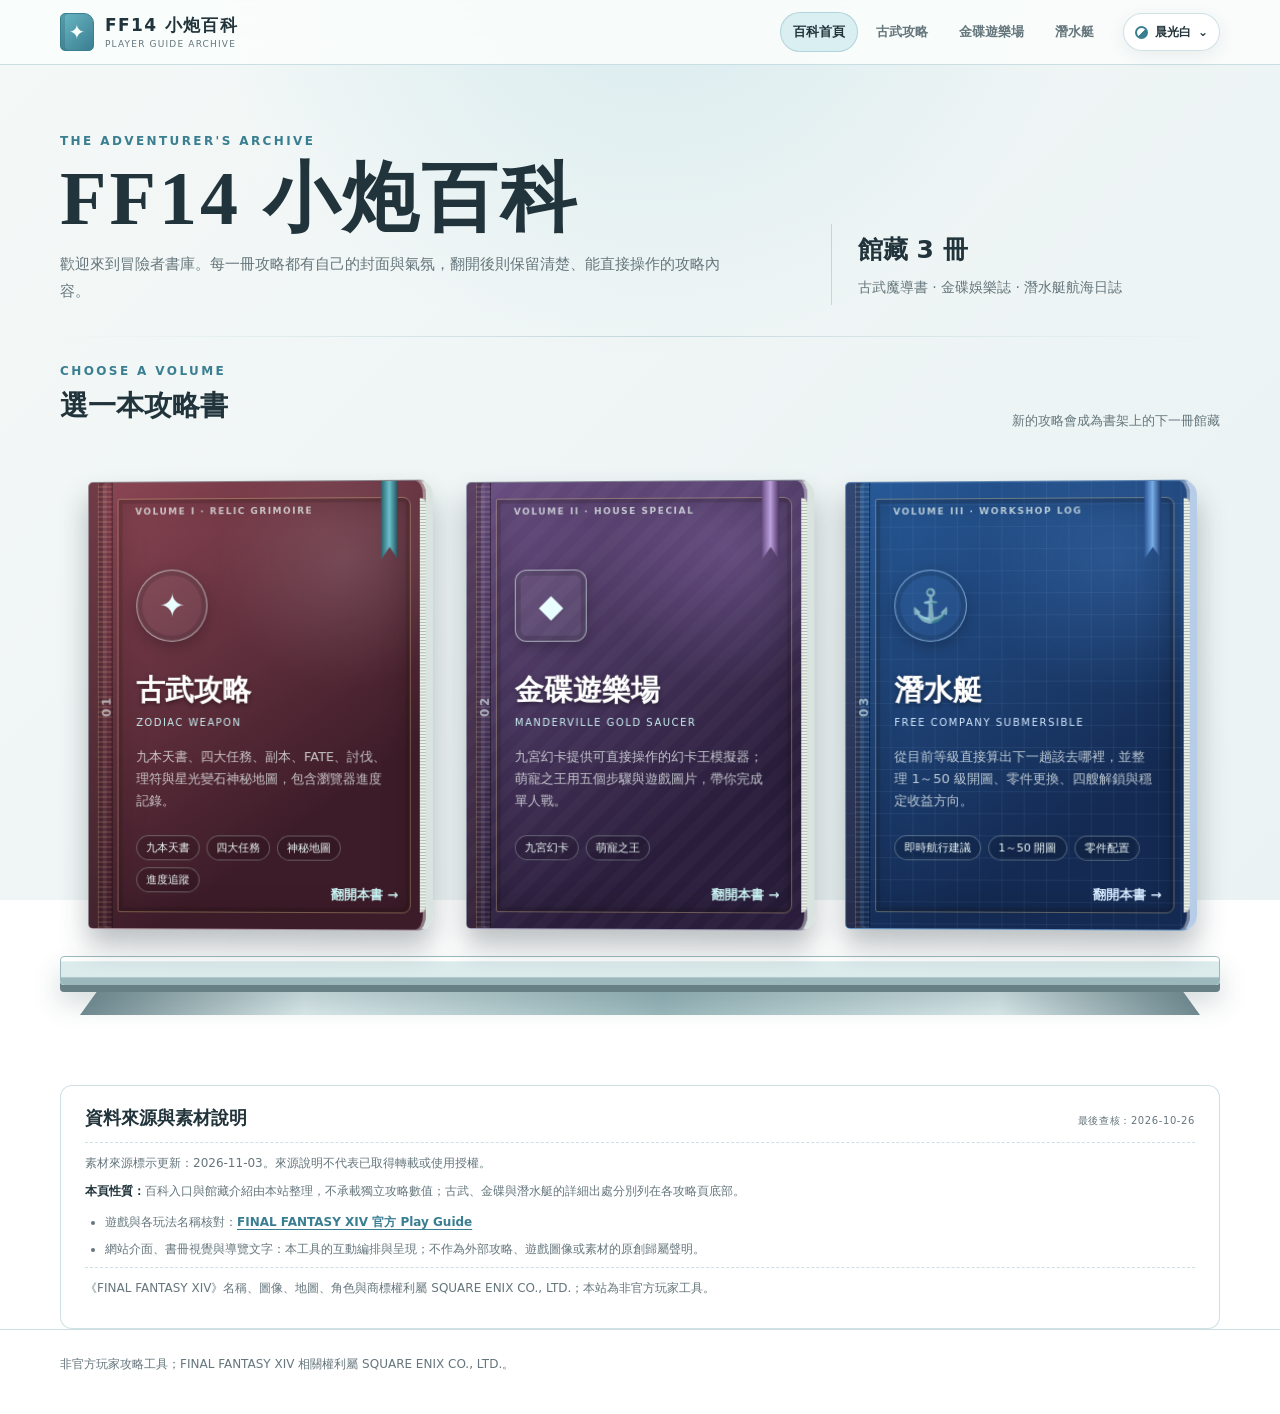
<file: index.html>
<!doctype html>
<html lang="zh-Hant">
<head>
  <meta charset="utf-8">
  <meta name="viewport" content="width=device-width,initial-scale=1">
  <meta name="theme-color" content="#100f0d">
  <meta name="description" content="FF14 小炮百科：古武黃道十二文書、星光變石地圖、金碟遊樂場與部隊潛水艇攻略。">
  <title>FF14 小炮百科</title>
  <link rel="stylesheet" href="assets/encyclopedia.css">
  <link rel="stylesheet" href="assets/themes.css">
  <script src="assets/theme.js?v=51"></script>
  <link rel="stylesheet" href="assets/site-navigation.css?v=51">
  <script src="assets/site-navigation.js?v=50" defer></script>
</head>
<body class="archive-home">
  <header class="site-header shared-site-header">
    <nav class="shell nav site-primary-nav" aria-label="全站導覽">
      <a class="brand" href="index.html"><span class="brand-mark" aria-hidden="true">✦</span><span class="brand-copy"><b>FF14 小炮百科</b><span>PLAYER GUIDE ARCHIVE</span></span></a>
      <div class="nav-links">
        <a class="nav-link active" href="index.html" aria-current="page">百科首頁</a>
        <a class="nav-link" href="zodiac.html">古武攻略</a>
        <a class="nav-link" href="gold-saucer.html">金碟遊樂場</a>
        <a class="nav-link" href="submersible.html">潛水艇</a>
      </div>
    </nav>
  </header>

  <main class="shell library-home">
    <section class="hero">
      <div><div class="eyebrow">The Adventurer's Archive</div><h1>FF14 小炮百科</h1><p>歡迎來到冒險者書庫。每一冊攻略都有自己的封面與氣氛，翻開後則保留清楚、能直接操作的攻略內容。</p></div>
      <aside class="hero-note"><strong>館藏 3 冊</strong>古武魔導書 · 金碟娛樂誌 · 潛水艇航海日誌</aside>
    </section>

    <section aria-labelledby="guide-title">
      <div class="section-head"><div><div class="eyebrow">Choose a volume</div><h2 id="guide-title">選一本攻略書</h2></div><p>新的攻略會成為書架上的下一冊館藏</p></div>
      <div class="guide-grid">
        <a class="guide-card zodiac-book" href="zodiac.html">
          <span class="book-pages" aria-hidden="true"></span><span class="book-ribbon" aria-hidden="true"></span><span class="book-volume">VOLUME I · RELIC GRIMOIRE</span>
          <span class="card-action">翻開本書 →</span><span class="card-icon" aria-hidden="true">✦</span>
          <h3>古武攻略</h3><span class="en">ZODIAC WEAPON</span>
          <p>九本天書、四大任務、副本、FATE、討伐、理符與星光變石神秘地圖，包含瀏覽器進度記錄。</p>
          <span class="tags"><span class="tag">九本天書</span><span class="tag">四大任務</span><span class="tag">神秘地圖</span><span class="tag">進度追蹤</span></span>
          <span class="card-num" aria-hidden="true">01</span>
        </a>
        <a class="guide-card gold-saucer" href="gold-saucer.html">
          <span class="book-pages" aria-hidden="true"></span><span class="book-ribbon" aria-hidden="true"></span><span class="book-volume">VOLUME II · HOUSE SPECIAL</span>
          <span class="card-action">翻開本書 →</span><span class="card-icon" aria-hidden="true">◆</span>
          <h3>金碟遊樂場</h3><span class="en">MANDERVILLE GOLD SAUCER</span>
          <p>九宮幻卡提供可直接操作的幻卡王模擬器；萌寵之王用五個步驟與遊戲圖片，帶你完成單人戰。</p>
          <span class="tags"><span class="tag">九宮幻卡</span><span class="tag">萌寵之王</span></span>
          <span class="card-num" aria-hidden="true">02</span>
        </a>
        <a class="guide-card submersible" href="submersible.html">
          <span class="book-pages" aria-hidden="true"></span><span class="book-ribbon" aria-hidden="true"></span><span class="book-volume">VOLUME III · WORKSHOP LOG</span>
          <span class="card-action">翻開本書 →</span><span class="card-icon" aria-hidden="true">⚓</span>
          <h3>潛水艇</h3><span class="en">FREE COMPANY SUBMERSIBLE</span>
          <p>從目前等級直接算出下一趟該去哪裡，並整理 1～50 級開圖、零件更換、四艘解鎖與穩定收益方向。</p>
          <span class="tags"><span class="tag">即時航行建議</span><span class="tag">1～50 開圖</span><span class="tag">零件配置</span></span>
          <span class="card-num" aria-hidden="true">03</span>
        </a>
      </div>
    </section>

    <section class="page-sources" aria-labelledby="home-sources-title">
      <div class="page-sources-head"><h2 id="home-sources-title">資料來源與素材說明</h2><span>最後查核：2026-10-26</span></div>
      <p class="page-sources-note">素材來源標示更新：2026-11-03。來源說明不代表已取得轉載或使用授權。</p>
      <p><strong>本頁性質：</strong>百科入口與館藏介紹由本站整理，不承載獨立攻略數值；古武、金碟與潛水艇的詳細出處分別列在各攻略頁底部。</p>
      <ul><li>遊戲與各玩法名稱核對：<a href="https://na.finalfantasyxiv.com/lodestone/playguide/" target="_blank" rel="noreferrer">FINAL FANTASY XIV 官方 Play Guide</a></li><li>網站介面、書冊視覺與導覽文字：本工具的互動編排與呈現；不作為外部攻略、遊戲圖像或素材的原創歸屬聲明。</li></ul>
      <p class="page-sources-note">《FINAL FANTASY XIV》名稱、圖像、地圖、角色與商標權利屬 SQUARE ENIX CO., LTD.；本站為非官方玩家工具。</p>
    </section>
  </main>

  <footer class="site-footer"><div class="shell">非官方玩家攻略工具；FINAL FANTASY XIV 相關權利屬 SQUARE ENIX CO., LTD.。</div></footer>
</body>
</html>
</file>
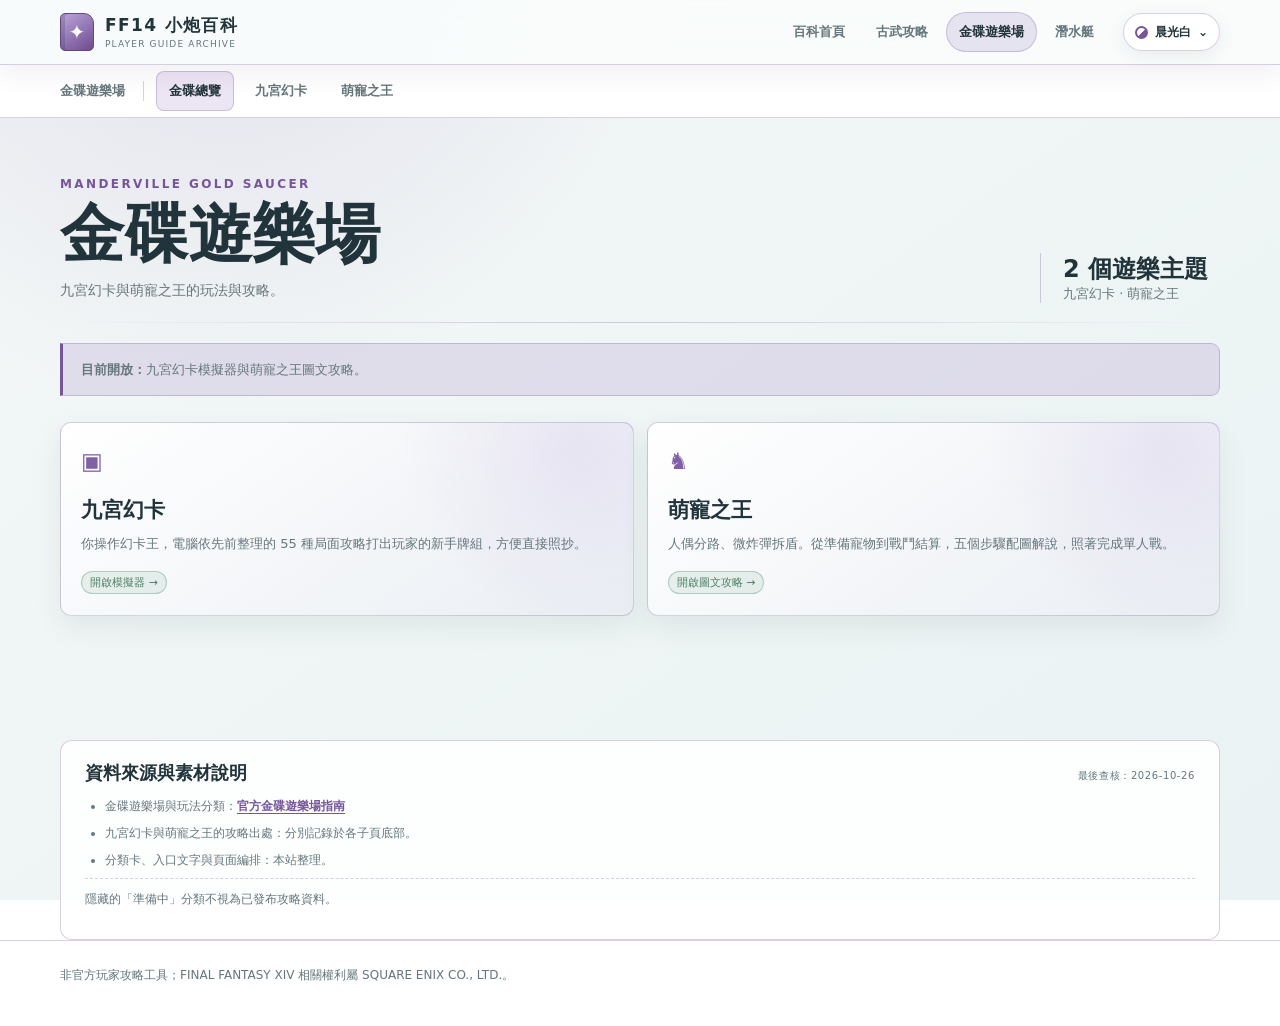
<file: gold-saucer.html>
<!doctype html>
<html lang="zh-Hant">
<head>
  <meta charset="utf-8">
  <meta name="viewport" content="width=device-width,initial-scale=1">
  <meta name="theme-color" content="#100f0d">
  <meta name="description" content="FF14 金碟遊樂場攻略專區：九宮幻卡與萌寵之王。">
  <title>金碟遊樂場｜FF14 小炮百科</title>
  <link rel="stylesheet" href="assets/encyclopedia.css">
  <link rel="stylesheet" href="assets/themes.css">
  <script src="assets/theme.js?v=51"></script>
  <link rel="stylesheet" href="assets/site-navigation.css?v=51">
  <script src="assets/site-navigation.js?v=50" defer></script>
</head>
<body class="page-book-gold-saucer">
  <header class="site-header shared-site-header">
    <nav class="shell nav site-primary-nav" aria-label="全站導覽">
      <a class="brand" href="index.html"><span class="brand-mark" aria-hidden="true">✦</span><span class="brand-copy"><b>FF14 小炮百科</b><span>PLAYER GUIDE ARCHIVE</span></span></a>
      <div class="nav-links">
        <a class="nav-link" href="index.html">百科首頁</a>
        <a class="nav-link" href="zodiac.html">古武攻略</a>
        <a class="nav-link active" href="gold-saucer.html" aria-current="page">金碟遊樂場</a>
        <a class="nav-link" href="submersible.html">潛水艇</a>
      </div>
    </nav>
  </header>
  <nav class="section-nav" aria-label="金碟遊樂場分頁">
    <div class="shell section-nav-inner"><span class="section-nav-label">金碟遊樂場</span>
      <a class="section-link active" href="gold-saucer.html" aria-current="page">金碟總覽</a>
      <a class="section-link" href="triple-triad.html">九宮幻卡</a>
      <a class="section-link" href="lord-of-verminion.html">萌寵之王</a>
    </div>
  </nav>

  <main class="shell">
    <section class="page-hero">
      <div><div class="eyebrow">Manderville Gold Saucer</div><h1>金碟遊樂場</h1><p>九宮幻卡與萌寵之王的玩法與攻略。</p></div>
      <aside class="page-badge"><strong>2 個遊樂主題</strong>九宮幻卡 · 萌寵之王</aside>
    </section>

    <div class="notice"><strong>目前開放：</strong>九宮幻卡模擬器與萌寵之王圖文攻略。</div>

    <section class="saucer-grid" aria-label="金碟遊樂場攻略分類">
      <article class="saucer-card featured" hidden><div class="mini-icon" aria-hidden="true">◆</div><h2>MGP 快速取得</h2><p>整理一次性獎勵、每日與每週固定來源，之後可依角色等級與可用時間規劃最短路線。</p><span class="status">攻略準備中</span></article>
      <article class="saucer-card" hidden><div class="mini-icon" aria-hidden="true">▦</div><h2>仙人微彩</h2><p>刮牌順序、局面判斷與高勝率策略會放在此處。</p><span class="status">攻略準備中</span></article>
      <article class="saucer-card" hidden><div class="mini-icon" aria-hidden="true">✧</div><h2>時尚品評</h2><p>每週題目、低等級可取得裝備與省錢方案。</p><span class="status">攻略準備中</span></article>
      <article class="saucer-card" hidden><div class="mini-icon" aria-hidden="true">◉</div><h2>GATE</h2><p>活動時段、玩法重點與快速完成方式。</p><span class="status">攻略準備中</span></article>
      <a class="saucer-card saucer-link" href="triple-triad.html"><div class="mini-icon" aria-hidden="true">▣</div><h2>九宮幻卡</h2><p>你操作幻卡王，電腦依先前整理的 55 種局面攻略打出玩家的新手牌組，方便直接照抄。</p><span class="status ready">開啟模擬器 →</span></a>
      <a class="saucer-card saucer-link" href="lord-of-verminion.html"><div class="mini-icon" aria-hidden="true">♞</div><h2>萌寵之王</h2><p>人偶分路、微炸彈拆盾。從準備寵物到戰鬥結算，五個步驟配圖解說，照著完成單人戰。</p><span class="status ready">開啟圖文攻略 →</span></a>
      <article class="saucer-card" hidden><div class="mini-icon" aria-hidden="true">♞</div><h2>其他遊樂內容</h2><p>陸行鳥競賽、幻卡大賽與其他金碟項目集中整理。</p><span class="status">攻略準備中</span></article>
    </section>

    <section class="page-sources" aria-labelledby="saucer-sources-title">
      <div class="page-sources-head"><h2 id="saucer-sources-title">資料來源與素材說明</h2><span>最後查核：2026-10-26</span></div>
      <ul><li>金碟遊樂場與玩法分類：<a href="https://na.finalfantasyxiv.com/lodestone/playguide/contentsguide/goldsaucer/" target="_blank" rel="noreferrer">官方金碟遊樂場指南</a></li><li>九宮幻卡與萌寵之王的攻略出處：分別記錄於各子頁底部。</li><li>分類卡、入口文字與頁面編排：本站整理。</li></ul>
      <p class="page-sources-note">隱藏的「準備中」分類不視為已發布攻略資料。</p>
    </section>
  </main>

  <footer class="site-footer"><div class="shell">非官方玩家攻略工具；FINAL FANTASY XIV 相關權利屬 SQUARE ENIX CO., LTD.。</div></footer>
</body>
</html>
</file>
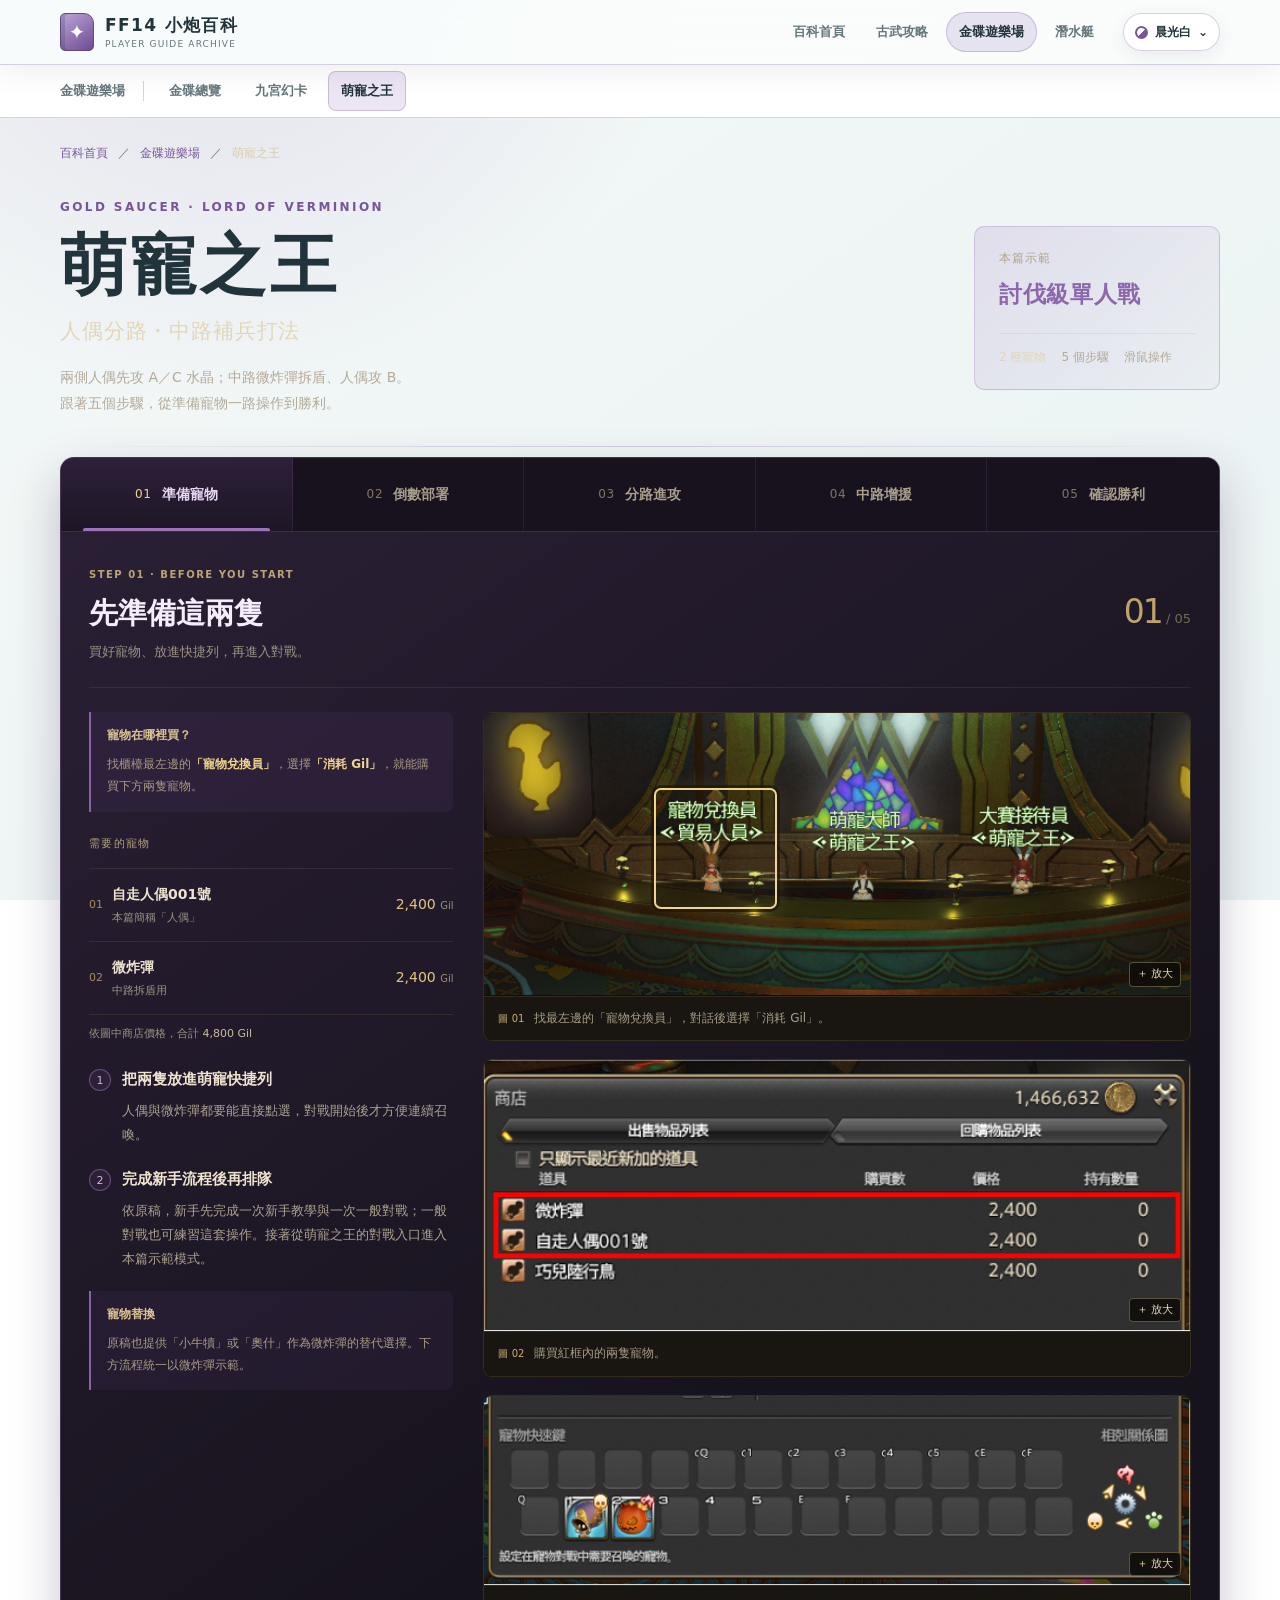
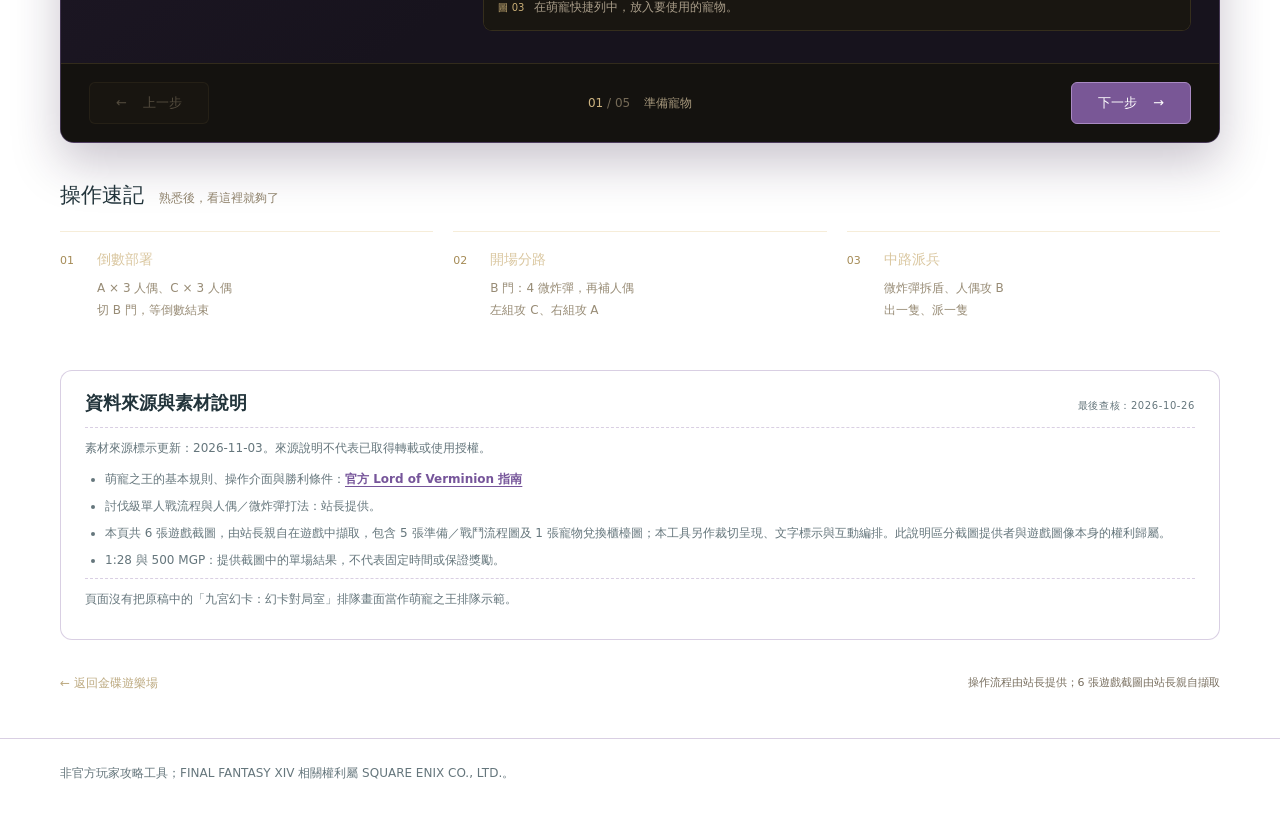
<file: lord-of-verminion.html>
<!doctype html>
<html lang="zh-Hant">
<head>
  <meta charset="utf-8">
  <meta name="viewport" content="width=device-width,initial-scale=1">
  <meta name="theme-color" content="#100f0d">
  <meta name="description" content="萌寵之王討伐級單人戰圖文攻略：準備人偶與微炸彈，依五個步驟完成倒數部署、兩側分路與中路增援。">
  <title>萌寵之王｜FF14 小炮百科</title>
  <link rel="stylesheet" href="assets/encyclopedia.css">
  <link rel="stylesheet" href="assets/lord-of-verminion/guide.css">
  <link rel="stylesheet" href="assets/themes.css">
  <script src="assets/theme.js?v=51"></script>
  <script src="assets/lord-of-verminion/guide.js" defer></script>
  <link rel="stylesheet" href="assets/site-navigation.css?v=51">
  <script src="assets/site-navigation.js?v=50" defer></script>
</head>
<body class="verminion-page page-book-gold-saucer">
  <header class="site-header shared-site-header">
    <nav class="shell nav site-primary-nav" aria-label="全站導覽">
      <a class="brand" href="index.html"><span class="brand-mark" aria-hidden="true">✦</span><span class="brand-copy"><b>FF14 小炮百科</b><span>PLAYER GUIDE ARCHIVE</span></span></a>
      <div class="nav-links">
        <a class="nav-link" href="index.html">百科首頁</a>
        <a class="nav-link" href="zodiac.html">古武攻略</a>
        <a class="nav-link active" href="gold-saucer.html" aria-current="page">金碟遊樂場</a>
        <a class="nav-link" href="submersible.html">潛水艇</a>
      </div>
    </nav>
  </header>
  <nav class="section-nav" aria-label="金碟遊樂場分頁">
    <div class="shell section-nav-inner"><span class="section-nav-label">金碟遊樂場</span>
      <a class="section-link" href="gold-saucer.html">金碟總覽</a>
      <a class="section-link" href="triple-triad.html">九宮幻卡</a>
      <a class="section-link active" href="lord-of-verminion.html" aria-current="page">萌寵之王</a>
    </div>
  </nav>

  <main class="shell">
    <nav class="breadcrumbs" aria-label="麵包屑"><a href="index.html">百科首頁</a><span aria-hidden="true">／</span><a href="gold-saucer.html">金碟遊樂場</a><span aria-hidden="true">／</span><span aria-current="page">萌寵之王</span></nav>

    <section class="verminion-hero" aria-labelledby="page-title">
      <div>
        <div class="eyebrow">Gold Saucer · Lord of Verminion</div>
        <h1 id="page-title">萌寵之王</h1>
        <p class="hero-subtitle">人偶分路・中路補兵打法</p>
        <p class="hero-description">兩側人偶先攻 A／C 水晶；中路微炸彈拆盾、人偶攻 B。<br class="desktop-break">跟著五個步驟，從準備寵物一路操作到勝利。</p>
      </div>
      <aside class="guide-meta" aria-label="攻略資訊">
        <span class="meta-label">本篇示範</span><strong>討伐級單人戰</strong>
        <div class="meta-divider"></div>
        <span class="meta-detail"><b>2 種寵物</b><span>5 個步驟</span><span>滑鼠操作</span></span>
      </aside>
    </section>

    <section class="walkthrough" aria-label="萌寵之王操作攻略">
      <div class="step-tabs" role="tablist" aria-label="選擇攻略步驟">
        <button class="step-tab" type="button" role="tab" id="tab-prepare" aria-controls="prepare" aria-selected="true" tabindex="0"><span class="tab-num">01</span><span>準備寵物</span></button>
        <button class="step-tab" type="button" role="tab" id="tab-countdown" aria-controls="countdown" aria-selected="false" tabindex="-1"><span class="tab-num">02</span><span>倒數部署</span></button>
        <button class="step-tab" type="button" role="tab" id="tab-split" aria-controls="split" aria-selected="false" tabindex="-1"><span class="tab-num">03</span><span>分路進攻</span></button>
        <button class="step-tab" type="button" role="tab" id="tab-reinforcements" aria-controls="reinforcements" aria-selected="false" tabindex="-1"><span class="tab-num">04</span><span>中路增援</span></button>
        <button class="step-tab" type="button" role="tab" id="tab-victory" aria-controls="victory" aria-selected="false" tabindex="-1"><span class="tab-num">05</span><span>確認勝利</span></button>
      </div>

      <section class="step-panel" id="prepare" role="tabpanel" aria-labelledby="tab-prepare" tabindex="0">
        <header class="panel-heading"><div><span class="chapter-label">STEP 01 · BEFORE YOU START</span><h2>先準備這兩隻</h2><p>買好寵物、放進快捷列，再進入對戰。</p></div><span class="chapter-count" aria-hidden="true">01<span> / 05</span></span></header>
        <div class="step-layout">
          <div class="step-copy">
            <aside class="tip purchase-tip"><span class="tip-title">寵物在哪裡買？</span><p>找櫃檯最左邊的<strong>「寵物兌換員」</strong>，選擇<strong>「消耗 Gil」</strong>，就能購買下方兩隻寵物。</p></aside>
            <div class="section-kicker">需要的寵物</div>
            <dl class="pet-list">
              <div><dt><span class="pet-index">01</span><span>自走人偶001號<small>本篇簡稱「人偶」</small></span></dt><dd>2,400 <span>Gil</span></dd></div>
              <div><dt><span class="pet-index">02</span><span>微炸彈<small>中路拆盾用</small></span></dt><dd>2,400 <span>Gil</span></dd></div>
            </dl>
            <p class="cost-total">依圖中商店價格，合計 <strong>4,800 Gil</strong></p>
            <ol class="action-list compact">
              <li><span class="action-number">1</span><div><h3>把兩隻放進萌寵快捷列</h3><p>人偶與微炸彈都要能直接點選，對戰開始後才方便連續召喚。</p></div></li>
              <li><span class="action-number">2</span><div><h3>完成新手流程後再排隊</h3><p>依原稿，新手先完成一次新手教學與一次一般對戰；一般對戰也可練習這套操作。接著從萌寵之王的對戰入口進入本篇示範模式。</p></div></li>
            </ol>
            <aside class="tip"><span class="tip-title">寵物替換</span><p>原稿也提供「小牛犢」或「奧什」作為微炸彈的替代選擇。下方流程統一以微炸彈示範。</p></aside>
          </div>
          <div class="image-stack">
            <figure class="guide-figure">
              <button class="shot-button" type="button" data-zoom data-title="購買位置：櫃檯最左邊的寵物兌換員，選擇消耗 Gil" aria-label="放大寵物兌換員位置圖片">
                <span class="visual-canvas crop-vendor"><img src="assets/lord-of-verminion/pet-vendor.png" width="1919" height="1079" alt="萌寵之王櫃檯由左至右為寵物兌換員、萌寵大師與大賽接待員。購買寵物找最左邊的寵物兌換員。"><span class="vendor-target" aria-hidden="true"></span></span>
                <span class="zoom-mark" aria-hidden="true">＋ 放大</span>
              </button>
              <figcaption><span class="figure-number">圖 01</span>找最左邊的「寵物兌換員」，對話後選擇「消耗 Gil」。</figcaption>
            </figure>
            <figure class="guide-figure">
              <button class="shot-button" type="button" data-zoom data-title="商店：購買微炸彈與自走人偶001號" aria-label="放大商店購買圖片">
                <span class="visual-canvas crop-shop"><img src="assets/lord-of-verminion/preparation.png" width="1316" height="743" alt="商店紅框標示微炸彈與自走人偶001號，各售2,400 Gil。"></span>
                <span class="zoom-mark" aria-hidden="true">＋ 放大</span>
              </button>
              <figcaption><span class="figure-number">圖 02</span>購買紅框內的兩隻寵物。</figcaption>
            </figure>
            <figure class="guide-figure">
              <button class="shot-button" type="button" data-zoom data-title="萌寵快捷列：設定人偶與微炸彈" aria-label="放大萌寵快捷列圖片">
                <span class="visual-canvas crop-hotbar"><img src="assets/lord-of-verminion/preparation.png" width="1316" height="743" alt="萌寵快捷列中放入人偶與微炸彈，便於對戰召喚。"></span>
                <span class="zoom-mark" aria-hidden="true">＋ 放大</span>
              </button>
              <figcaption><span class="figure-number">圖 03</span>在萌寵快捷列中，放入要使用的寵物。</figcaption>
            </figure>
          </div>
        </div>
      </section>

      <section class="step-panel" id="countdown" role="tabpanel" aria-labelledby="tab-countdown" tabindex="0" hidden>
        <header class="panel-heading"><div><span class="chapter-label">STEP 02 · SET UP</span><h2>A、C 各三隻，切回 B 等倒數</h2><p>先把兩側的人偶排好，再準備中路的召喚。</p></div><span class="chapter-count" aria-hidden="true">02<span> / 05</span></span></header>
        <div class="step-layout">
          <div class="step-copy">
            <div class="section-kicker">倒數期間操作</div>
            <ol class="action-list">
              <li><span class="action-number">1</span><div><h3>我方 <span class="gate-chip">A</span> 門 → 人偶 × 3</h3><p>點選下方 A 召喚門，再連點人偶三次。</p></div></li>
              <li><span class="action-number">2</span><div><h3>我方 <span class="gate-chip">C</span> 門 → 人偶 × 3</h3><p>切換到 C 召喚門，同樣排入三隻人偶。</p></div></li>
              <li><span class="action-number">3</span><div><h3>切到我方 <span class="gate-chip">B</span> 門</h3><p>停在 B 門，等待倒數結束。下一步從這裡召喚中路部隊。</p></div></li>
            </ol>
            <aside class="tip"><span class="tip-title">這裡選的是「我方召喚門」</span><p>A／B／C 按鈕位於畫面下方、萌寵快捷列上方。進攻時則要點選敵方水晶，兩者別混在一起。</p></aside>
          </div>
          <div class="image-stack">
            <figure class="guide-figure">
              <button class="shot-button" type="button" data-zoom data-title="倒數部署：A門三隻、C門三隻，再切回B門" aria-label="放大倒數部署示意圖片">
                <span class="visual-canvas full-shot">
                  <img src="assets/lord-of-verminion/countdown.png" width="1323" height="745" loading="lazy" alt="倒數期間選擇我方A門與C門，各排入三隻人偶，最後切換B門。紅箭頭指向召喚門與人偶圖示。">
                  <span class="image-callout countdown-a" aria-hidden="true"><b>① A 門</b><span>人偶 × 3</span></span>
                  <span class="image-callout countdown-c" aria-hidden="true"><b>② C 門</b><span>人偶 × 3</span></span>
                  <span class="image-callout countdown-b" aria-hidden="true"><b>③ B 門</b><span>等待倒數</span></span>
                </span><span class="zoom-mark" aria-hidden="true">＋ 放大</span>
              </button>
              <figcaption><span class="figure-number">圖 04</span>依序完成 A → C → B，等戰鬥開始。</figcaption>
            </figure>
            <div class="formula-bar"><span>A 門 <b>人偶 × 3</b></span><span>C 門 <b>人偶 × 3</b></span><span>B 門 <b>等倒數</b></span></div>
          </div>
        </div>
      </section>

      <section class="step-panel" id="split" role="tabpanel" aria-labelledby="tab-split" tabindex="0" hidden>
        <header class="panel-heading"><div><span class="chapter-label">STEP 03 · SPLIT THE LANES</span><h2>戰鬥開始，兩側人偶先出發</h2><p>中路先排召喚，再把左右兩組送向敵方水晶。</p></div><span class="chapter-count" aria-hidden="true">03<span> / 05</span></span></header>
        <div class="step-layout">
          <div class="step-copy">
            <div class="section-kicker">開始後照順序做</div>
            <ol class="action-list">
              <li><span class="action-number">1</span><div><h3>B 門：微炸彈 × 4，再補人偶</h3><p>維持選取 B 門，先排四隻微炸彈，再把剩餘可召喚量補成人偶。</p></div></li>
              <li><span class="action-number">2</span><div><h3>左側人偶 → 敵方 <span class="crystal-chip">C</span></h3><p><strong>按住左鍵拖曳框選</strong>左側三隻人偶，再<strong>右鍵點敵方 C 水晶</strong>，讓整組前進。</p></div></li>
              <li><span class="action-number">3</span><div><h3>右側人偶 → 敵方 <span class="crystal-chip">A</span></h3><p>用相同方式框選右側三隻人偶，再右鍵點敵方 A 水晶。</p></div></li>
            </ol>
            <aside class="tip"><span class="tip-title">方向以這張畫面為準</span><p>左組攻 C、右組攻 A。請認敵方水晶的名稱，不要把我方 A／C 門當成攻擊目標。</p></aside>
          </div>
          <div class="image-stack">
            <figure class="guide-figure">
              <button class="shot-button" type="button" data-zoom data-title="分路進攻：左側人偶攻C，右側人偶攻A" aria-label="放大分路進攻示意圖片">
                <span class="visual-canvas full-shot">
                  <img src="assets/lord-of-verminion/split-lanes.png" width="1325" height="746" loading="lazy" alt="戰鬥開始後，B門召喚四隻微炸彈與後續人偶；框選左側人偶右鍵攻敵方C，框選右側人偶右鍵攻敵方A。">
                  <span class="image-callout split-left" aria-hidden="true"><b>② 框選左側人偶</b><span>右鍵 → 敵方 C 水晶</span></span>
                  <span class="image-callout split-right" aria-hidden="true"><b>③ 框選右側人偶</b><span>右鍵 → 敵方 A 水晶</span></span>
                  <span class="image-callout split-center" aria-hidden="true"><b>① B 門</b><span>4 微炸彈 → 人偶</span></span>
                </span><span class="zoom-mark" aria-hidden="true">＋ 放大</span>
              </button>
              <figcaption><span class="figure-number">圖 05</span>紅箭頭標示兩側人偶的進攻目標。</figcaption>
            </figure>
            <div class="control-note"><span><kbd>左鍵拖曳</kbd> 框選整組</span><span><kbd>右鍵</kbd> 指定目標</span></div>
          </div>
        </div>
      </section>

      <section class="step-panel" id="reinforcements" role="tabpanel" aria-labelledby="tab-reinforcements" tabindex="0" hidden>
        <header class="panel-heading"><div><span class="chapter-label">STEP 04 · KEEP THEM MOVING</span><h2>中路出一隻，就派一隻</h2><p>兩側前進後，把注意力放回 B 門的增援。</p></div><span class="chapter-count" aria-hidden="true">04<span> / 05</span></span></header>
        <div class="step-layout">
          <div class="step-copy">
            <div class="section-kicker">依寵物分配目標</div>
            <ol class="action-list">
              <li><span class="action-number">1</span><div><h3>微炸彈 → 敵方防禦盾</h3><p>每出現一隻微炸彈，<strong>左鍵選取牠</strong>，再<strong>右鍵點敵方防禦盾</strong>。</p></div></li>
              <li><span class="action-number">2</span><div><h3>人偶 → 敵方 <span class="crystal-chip">B</span> 水晶</h3><p>接著每出現一隻人偶，就左鍵選取、右鍵點敵方 B 水晶，持續往中路送。</p></div></li>
            </ol>
            <aside class="tip prominent"><span class="tip-title">記住這一句</span><p class="key-phrase">出一隻，派一隻。</p><p>微炸彈拆盾、人偶打水晶；每隻出場就立即下指令。</p></aside>
          </div>
          <div class="image-stack">
            <figure class="guide-figure">
              <button class="shot-button" type="button" data-zoom data-title="中路增援：微炸彈往防禦盾，人偶往B水晶" aria-label="放大中路增援示意圖片">
                <span class="visual-canvas full-shot">
                  <img src="assets/lord-of-verminion/reinforcements.png" width="1322" height="744" loading="lazy" alt="B門出場的微炸彈送往敵方防禦盾，人偶送往敵方B水晶。每隻出現就左鍵選取、右鍵指定目標。">
                  <span class="image-callout reinforce-mammet" aria-hidden="true"><b>人偶 → 敵方 B 水晶</b><span>左鍵選取 · 右鍵派出</span></span>
                  <span class="image-callout reinforce-bomb" aria-hidden="true"><b>微炸彈 → 敵方防禦盾</b><span>左鍵選取 · 右鍵派出</span></span>
                </span><span class="zoom-mark" aria-hidden="true">＋ 放大</span>
              </button>
              <figcaption><span class="figure-number">圖 06</span>圈選處是中路出場位置，箭頭指向兩種寵物各自的目標。</figcaption>
            </figure>
            <div class="formula-bar two"><span>微炸彈 <b>拆防禦盾</b></span><span>人偶 <b>攻 B 水晶</b></span></div>
          </div>
        </div>
      </section>

      <section class="step-panel" id="victory" role="tabpanel" aria-labelledby="tab-victory" tabindex="0" hidden>
        <header class="panel-heading"><div><span class="chapter-label">STEP 05 · VICTORY</span><h2>持續派兵，完成這一場</h2><p>維持兩側與中路的攻勢，直到出現勝利結算。</p></div><span class="chapter-count" aria-hidden="true">05<span> / 05</span></span></header>
        <div class="step-layout">
          <div class="step-copy">
            <div class="section-kicker">本次示範結果</div>
            <div class="result-stats"><div><strong>1:28</strong><span>完成時間</span></div><div><strong>500</strong><span>MGP</span></div></div>
            <p class="result-caption">取自提供的「討伐級單人戰」勝利畫面。這是單場示範，完成時間與獎勵依實際對戰為準。</p>
            <aside class="tip"><span class="tip-title">下一場只要記住</span><p>A、C 門各三隻人偶 → B 門四隻微炸彈，再補人偶 → 左 C、右 A → 中路炸彈拆盾、人偶攻 B。</p></aside>
            <button class="replay-button" type="button" data-go-step="countdown">↻ 回到倒數部署，再看一次</button>
          </div>
          <div class="image-stack">
            <figure class="guide-figure">
              <button class="shot-button" type="button" data-zoom data-title="本次示範結算：1分28秒、500 MGP" aria-label="放大勝利結算圖片">
                <span class="visual-canvas crop-victory"><img src="assets/lord-of-verminion/victory.png" width="1320" height="744" loading="lazy" alt="討伐級單人戰勝利結算，顯示PvP時間1:28與500 MGP。"></span>
                <span class="zoom-mark" aria-hidden="true">＋ 放大</span>
              </button>
              <figcaption><span class="figure-number">圖 07</span>原稿提供的單場勝利紀錄。</figcaption>
            </figure>
          </div>
        </div>
      </section>

      <nav class="step-navigation" aria-label="攻略換頁">
        <button class="paging-button" id="previous-step" type="button" disabled><span aria-hidden="true">←</span> 上一步</button>
        <span class="step-progress" aria-live="polite" aria-atomic="true"><b id="current-step-number">01</b> / 05 <span id="current-step-label">準備寵物</span></span>
        <button class="paging-button next" id="next-step" type="button">下一步 <span aria-hidden="true">→</span></button>
      </nav>
    </section>

    <section class="quick-reference" aria-labelledby="quick-title">
      <div class="quick-heading"><h2 id="quick-title">操作速記</h2><span>熟悉後，看這裡就夠了</span></div>
      <div class="quick-grid">
        <div><span class="quick-index">01</span><h3>倒數部署</h3><p>A × 3 人偶、C × 3 人偶<br>切 B 門，等倒數結束</p></div>
        <div><span class="quick-index">02</span><h3>開場分路</h3><p>B 門：4 微炸彈，再補人偶<br>左組攻 C、右組攻 A</p></div>
        <div><span class="quick-index">03</span><h3>中路派兵</h3><p>微炸彈拆盾、人偶攻 B<br>出一隻、派一隻</p></div>
      </div>
    </section>
    <section class="page-sources" aria-labelledby="verminion-sources-title">
      <div class="page-sources-head"><h2 id="verminion-sources-title">資料來源與素材說明</h2><span>最後查核：2026-10-26</span></div>
      <p class="page-sources-note">素材來源標示更新：2026-11-03。來源說明不代表已取得轉載或使用授權。</p>
      <ul><li>萌寵之王的基本規則、操作介面與勝利條件：<a href="https://na.finalfantasyxiv.com/lodestone/playguide/contentsguide/goldsaucer/lovm/" target="_blank" rel="noreferrer">官方 Lord of Verminion 指南</a></li><li>討伐級單人戰流程與人偶／微炸彈打法：站長提供。</li><li>本頁共 6 張遊戲截圖，由站長親自在遊戲中擷取，包含 5 張準備／戰鬥流程圖及 1 張寵物兌換櫃檯圖；本工具另作裁切呈現、文字標示與互動編排。此說明區分截圖提供者與遊戲圖像本身的權利歸屬。</li><li>1:28 與 500 MGP：提供截圖中的單場結果，不代表固定時間或保證獎勵。</li></ul>
      <p class="page-sources-note">頁面沒有把原稿中的「九宮幻卡：幻卡對局室」排隊畫面當作萌寵之王排隊示範。</p>
    </section>
    <div class="guide-end"><a href="gold-saucer.html">← 返回金碟遊樂場</a><span>操作流程由站長提供；6 張遊戲截圖由站長親自擷取</span></div>
    <noscript><style>.step-panel[hidden]{display:block!important}.step-tabs,.step-navigation,.replay-button,.zoom-mark{display:none!important}.step-panel+.step-panel{border-top:1px solid var(--line)}</style><p class="no-script-note">目前以完整圖文模式顯示所有步驟。</p></noscript>
  </main>

  <footer class="site-footer"><div class="shell">非官方玩家攻略工具；FINAL FANTASY XIV 相關權利屬 SQUARE ENIX CO., LTD.。</div></footer>

  <dialog class="image-dialog" id="image-dialog" aria-labelledby="image-dialog-title">
    <div class="dialog-heading"><h2 id="image-dialog-title">攻略圖片</h2><button type="button" class="dialog-close" aria-label="關閉圖片">關閉 ×</button></div>
    <div id="zoom-content"></div><p class="dialog-hint"><span class="desktop-hint">按 Esc 或點擊圖片外側即可關閉</span><span class="mobile-hint">圖片可左右滑動，點擊「關閉」返回攻略</span></p>
  </dialog>
</body>
</html>
</file>
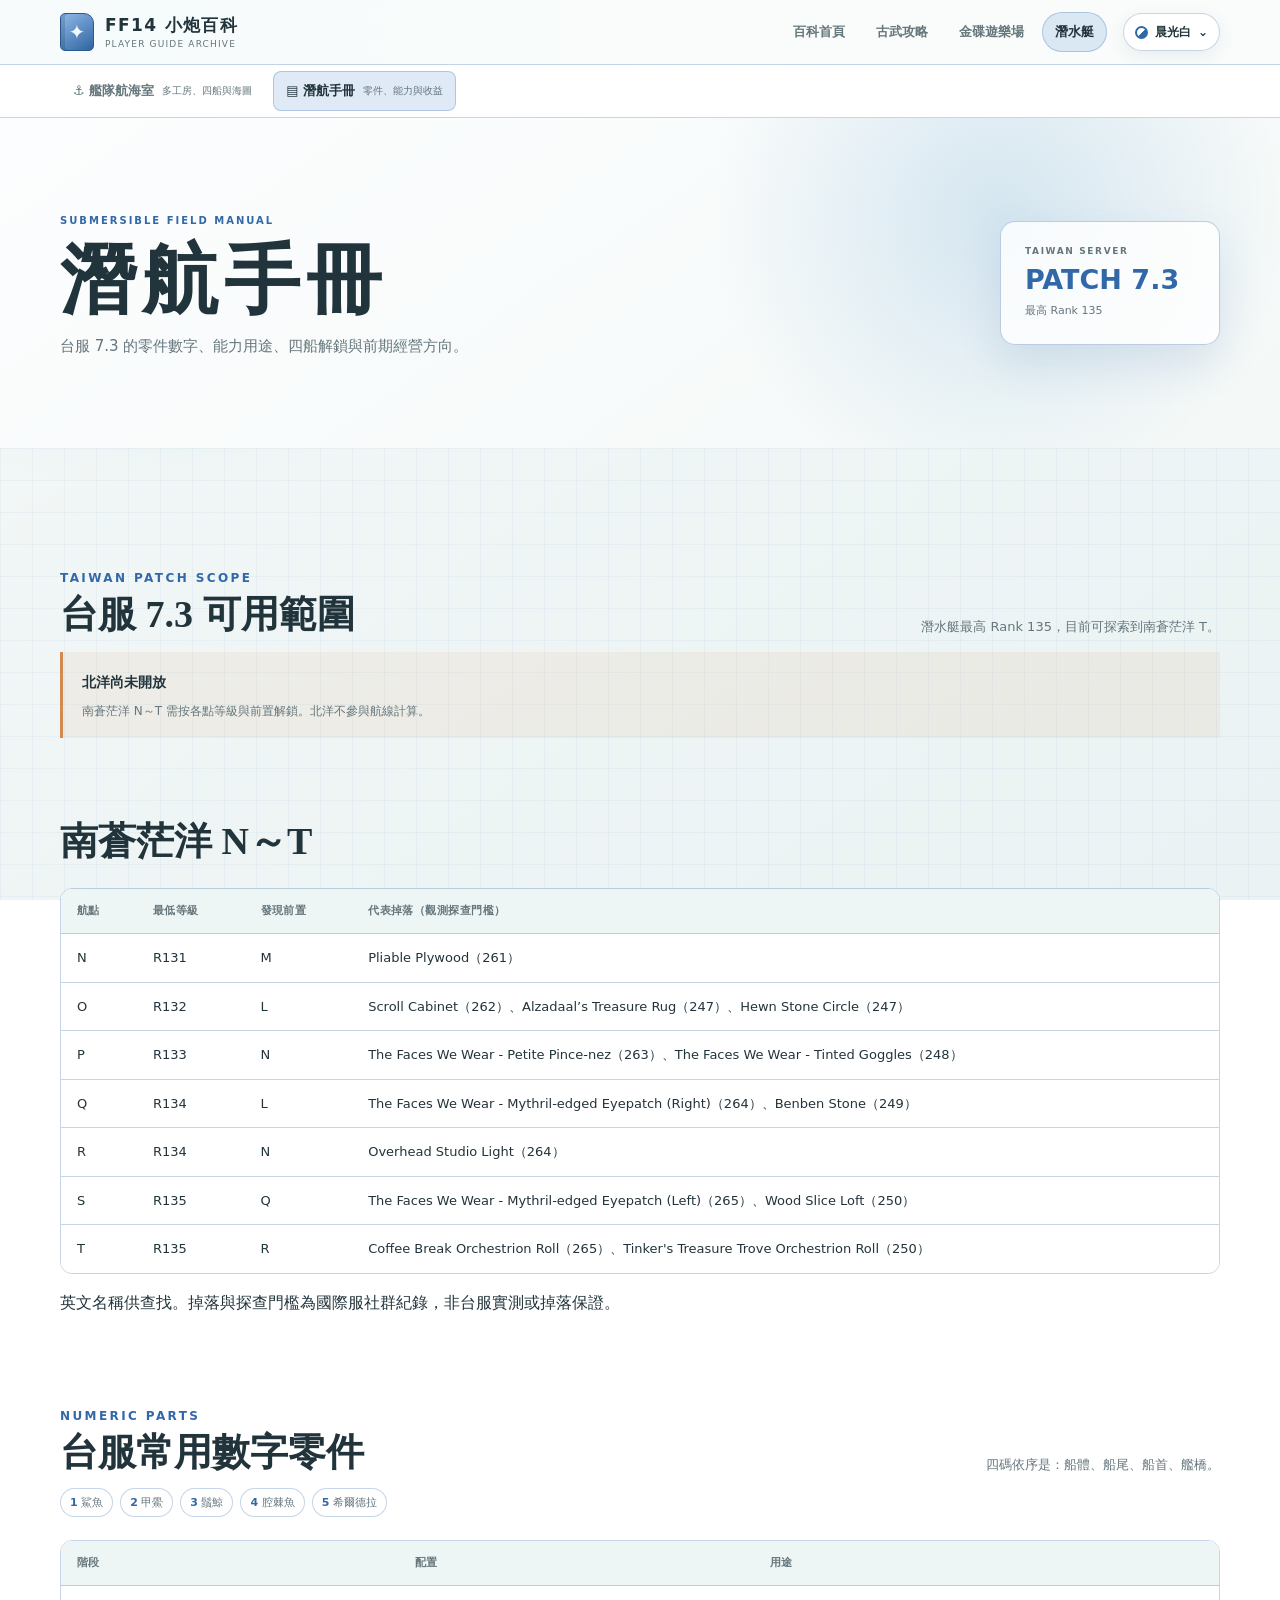
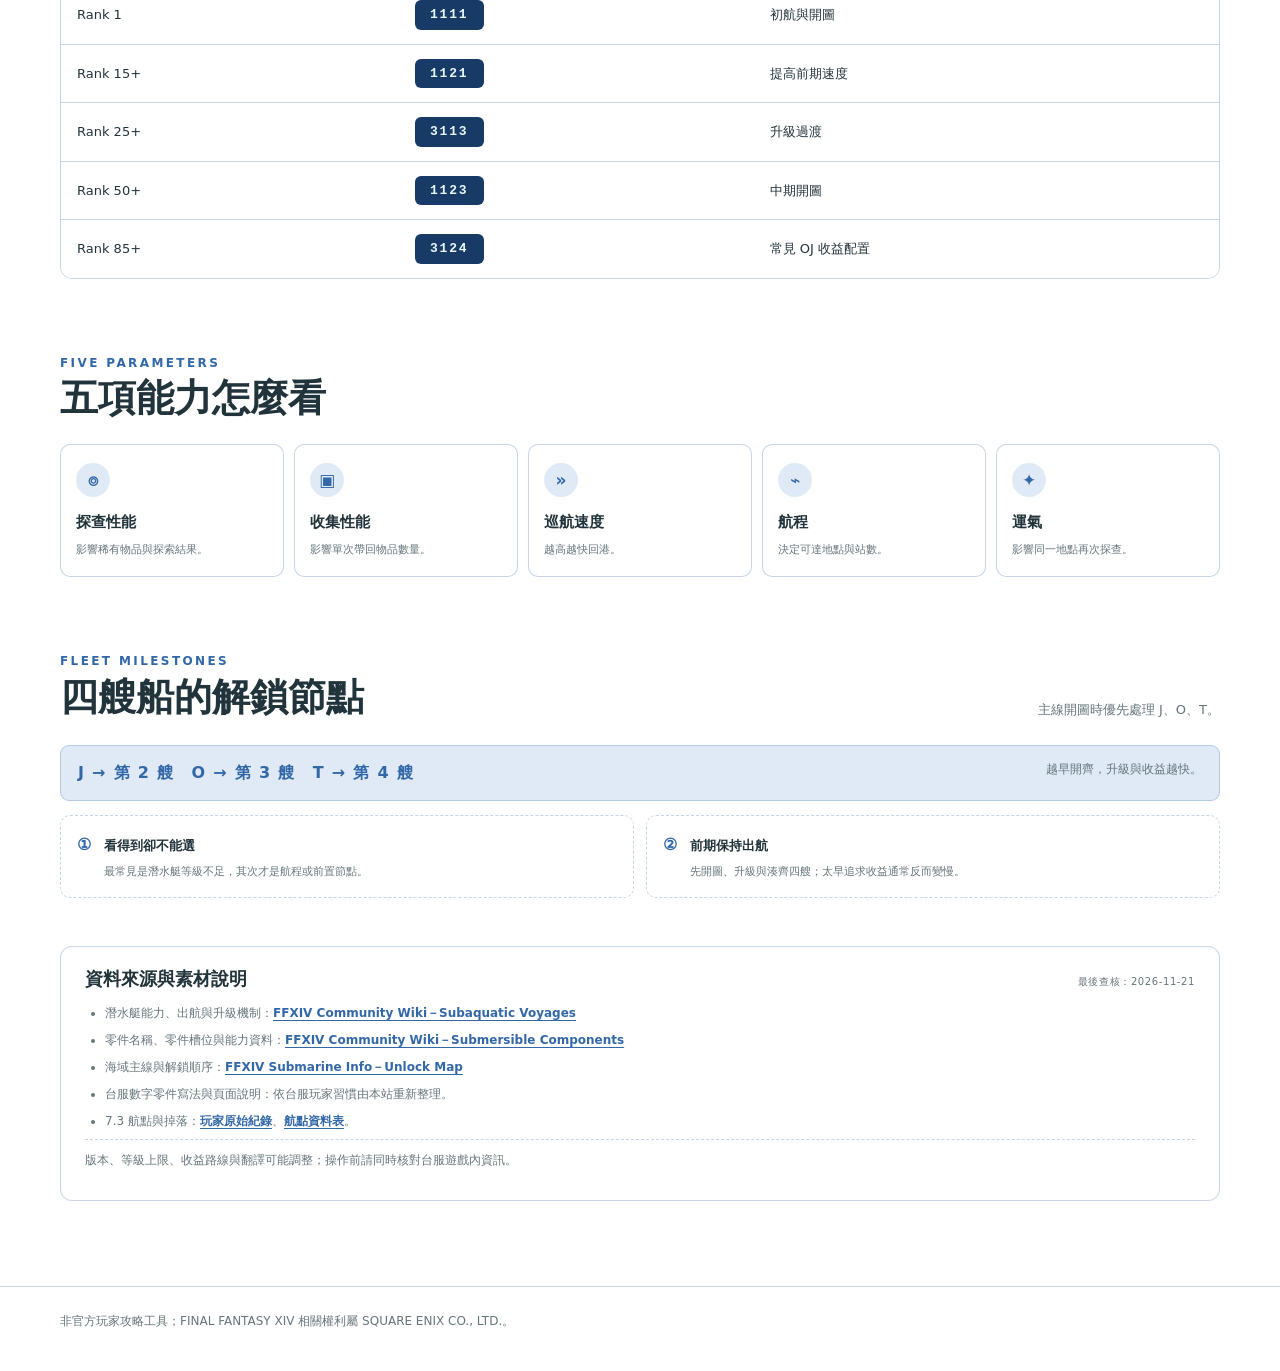
<file: submersible-manual.html>
<!doctype html>
<html lang="zh-Hant">
<head>
  <meta charset="utf-8">
  <meta name="viewport" content="width=device-width,initial-scale=1">
  <title>潛航手冊｜FF14 小炮百科</title>
  <link rel="stylesheet" href="assets/encyclopedia.css">
  <link rel="stylesheet" href="assets/submersible.css">
  <link rel="stylesheet" href="assets/themes.css">
  <script src="assets/theme.js?v=51" defer></script>
  <link rel="stylesheet" href="assets/site-navigation.css?v=51">
  <script src="assets/site-navigation.js?v=50" defer></script>
</head>
<body class="page-book-submersible submersible-page">
  <header class="site-header shared-site-header">
    <nav class="shell nav site-primary-nav" aria-label="全站導覽">
      <a class="brand" href="index.html"><span class="brand-mark" aria-hidden="true">✦</span><span class="brand-copy"><b>FF14 小炮百科</b><span>PLAYER GUIDE ARCHIVE</span></span></a>
      <div class="nav-links">
        <a class="nav-link" href="index.html">百科首頁</a>
        <a class="nav-link" href="zodiac.html">古武攻略</a>
        <a class="nav-link" href="gold-saucer.html">金碟遊樂場</a>
        <a class="nav-link active" href="submersible.html" aria-current="page">潛水艇</a>
      </div>
    </nav>
  </header>
    <nav class="sub-book-nav section-nav" aria-label="潛水艇攻略分頁"><div class="shell section-nav-inner"><a class="section-link" href="submersible.html">⚓ 艦隊航海室<small>多工房、四船與海圖</small></a><a class="section-link active" aria-current="page" href="submersible-manual.html">▤ 潛航手冊<small>零件、能力與收益</small></a></div></nav>
  <main>
    <section class="sub-hero"><div class="shell sub-hero-inner"><div class="sub-hero-copy"><span class="sub-overline">SUBMERSIBLE FIELD MANUAL</span><h1>潛航手冊</h1><p>台服 7.3 的零件數字、能力用途、四船解鎖與前期經營方向。</p></div><aside class="version-plate"><span>TAIWAN SERVER</span><strong>PATCH 7.3</strong><small>最高 Rank 135</small></aside></div></section>
    <div class="shell sub-content">
      <section id="version-73" class="sub-section"><div class="section-title-row"><div><div class="eyebrow">Taiwan patch scope</div><h2>台服 7.3 可用範圍</h2></div><p>潛水艇最高 Rank 135，目前可探索到南蒼茫洋 T。</p></div><div class="warning-card"><b>北洋尚未開放</b><p>南蒼茫洋 N～T 需按各點等級與前置解鎖。北洋不參與航線計算。</p></div></section>
      <section id="south-73" class="sub-section"><div class="section-title-row"><div><h2>南蒼茫洋 N～T</h2></div></div><div class="build-table-wrap"><table class="build-table"><thead><tr><th>航點</th><th>最低等級</th><th>發現前置</th><th>代表掉落（觀測探查門檻）</th></tr></thead><tbody><tr><td>N</td><td>R131</td><td>M</td><td>Pliable Plywood（261）</td></tr><tr><td>O</td><td>R132</td><td>L</td><td>Scroll Cabinet（262）、Alzadaal’s Treasure Rug（247）、Hewn Stone Circle（247）</td></tr><tr><td>P</td><td>R133</td><td>N</td><td>The Faces We Wear - Petite Pince-nez（263）、The Faces We Wear - Tinted Goggles（248）</td></tr><tr><td>Q</td><td>R134</td><td>L</td><td>The Faces We Wear - Mythril-edged Eyepatch (Right)（264）、Benben Stone（249）</td></tr><tr><td>R</td><td>R134</td><td>N</td><td>Overhead Studio Light（264）</td></tr><tr><td>S</td><td>R135</td><td>Q</td><td>The Faces We Wear - Mythril-edged Eyepatch (Left)（265）、Wood Slice Loft（250）</td></tr><tr><td>T</td><td>R135</td><td>R</td><td>Coffee Break Orchestrion Roll（265）、Tinker&#x27;s Treasure Trove Orchestrion Roll（250）</td></tr></tbody></table></div><p>英文名稱供查找。掉落與探查門檻為國際服社群紀錄，非台服實測或掉落保證。</p></section>
      <section id="parts" class="sub-section"><div class="section-title-row"><div><div class="eyebrow">Numeric parts</div><h2>台服常用數字零件</h2></div><p>四碼依序是：船體、船尾、船首、艦橋。</p></div><div class="part-legend"><span><b>1</b> 鯊魚</span><span><b>2</b> 甲鱟</span><span><b>3</b> 鬚鯨</span><span><b>4</b> 腔棘魚</span><span><b>5</b> 希爾德拉</span></div><div class="build-table-wrap"><table class="build-table"><thead><tr><th>階段</th><th>配置</th><th>用途</th></tr></thead><tbody><tr><td>Rank 1</td><td><code>1111</code></td><td>初航與開圖</td></tr><tr><td>Rank 15+</td><td><code>1121</code></td><td>提高前期速度</td></tr><tr><td>Rank 25+</td><td><code>3113</code></td><td>升級過渡</td></tr><tr><td>Rank 50+</td><td><code>1123</code></td><td>中期開圖</td></tr><tr><td>Rank 85+</td><td><code>3124</code></td><td>常見 OJ 收益配置</td></tr></tbody></table></div></section>
      <section class="sub-section"><div class="section-title-row"><div><div class="eyebrow">Five parameters</div><h2>五項能力怎麼看</h2></div></div><div class="stats-grid"><article><span class="stat-symbol">⌾</span><h3>探查性能</h3><p>影響稀有物品與探索結果。</p></article><article><span class="stat-symbol">▣</span><h3>收集性能</h3><p>影響單次帶回物品數量。</p></article><article><span class="stat-symbol">»</span><h3>巡航速度</h3><p>越高越快回港。</p></article><article><span class="stat-symbol">⌁</span><h3>航程</h3><p>決定可達地點與站數。</p></article><article><span class="stat-symbol">✦</span><h3>運氣</h3><p>影響同一地點再次探查。</p></article></div></section>
      <section class="sub-section"><div class="section-title-row"><div><div class="eyebrow">Fleet milestones</div><h2>四艘船的解鎖節點</h2></div><p>主線開圖時優先處理 J、O、T。</p></div><div class="route-summary"><strong>J → 第 2 艘　O → 第 3 艘　T → 第 4 艘</strong><span>越早開齊，升級與收益越快。</span></div><div class="route-notes"><article><span>①</span><div><b>看得到卻不能選</b><p>最常見是潛水艇等級不足，其次才是航程或前置節點。</p></div></article><article><span>②</span><div><b>前期保持出航</b><p>先開圖、升級與湊齊四艘；太早追求收益通常反而變慢。</p></div></article></div></section>
      <section class="page-sources" aria-labelledby="manual-sources-title">
        <div class="page-sources-head"><h2 id="manual-sources-title">資料來源與素材說明</h2><span>最後查核：2026-11-21</span></div>
        <ul><li>潛水艇能力、出航與升級機制：<a href="https://ffxiv.consolegameswiki.com/wiki/Subaquatic_Voyages" target="_blank" rel="noreferrer">FFXIV Community Wiki－Subaquatic Voyages</a></li><li>零件名稱、零件槽位與能力資料：<a href="https://ffxiv.consolegameswiki.com/wiki/Submersible_Components" target="_blank" rel="noreferrer">FFXIV Community Wiki－Submersible Components</a></li><li>海域主線與解鎖順序：<a href="https://submarine.girin.dev/en/unlock/" target="_blank" rel="noreferrer">FFXIV Submarine Info－Unlock Map</a></li><li>台服數字零件寫法與頁面說明：依台服玩家習慣由本站重新整理。</li><li>7.3 航點與掉落：<a href="https://jp.finalfantasyxiv.com/lodestone/character/2199398/blog/5481886">玩家原始紀錄</a>、<a href="https://submarine.girin.dev/en/">航點資料表</a>。</li></ul>
        <p class="page-sources-note">版本、等級上限、收益路線與翻譯可能調整；操作前請同時核對台服遊戲內資訊。</p>
      </section>
    </div>
  </main>
  <footer class="site-footer"><div class="shell">非官方玩家攻略工具；FINAL FANTASY XIV 相關權利屬 SQUARE ENIX CO., LTD.。</div></footer>
</body>
</html>
</file>
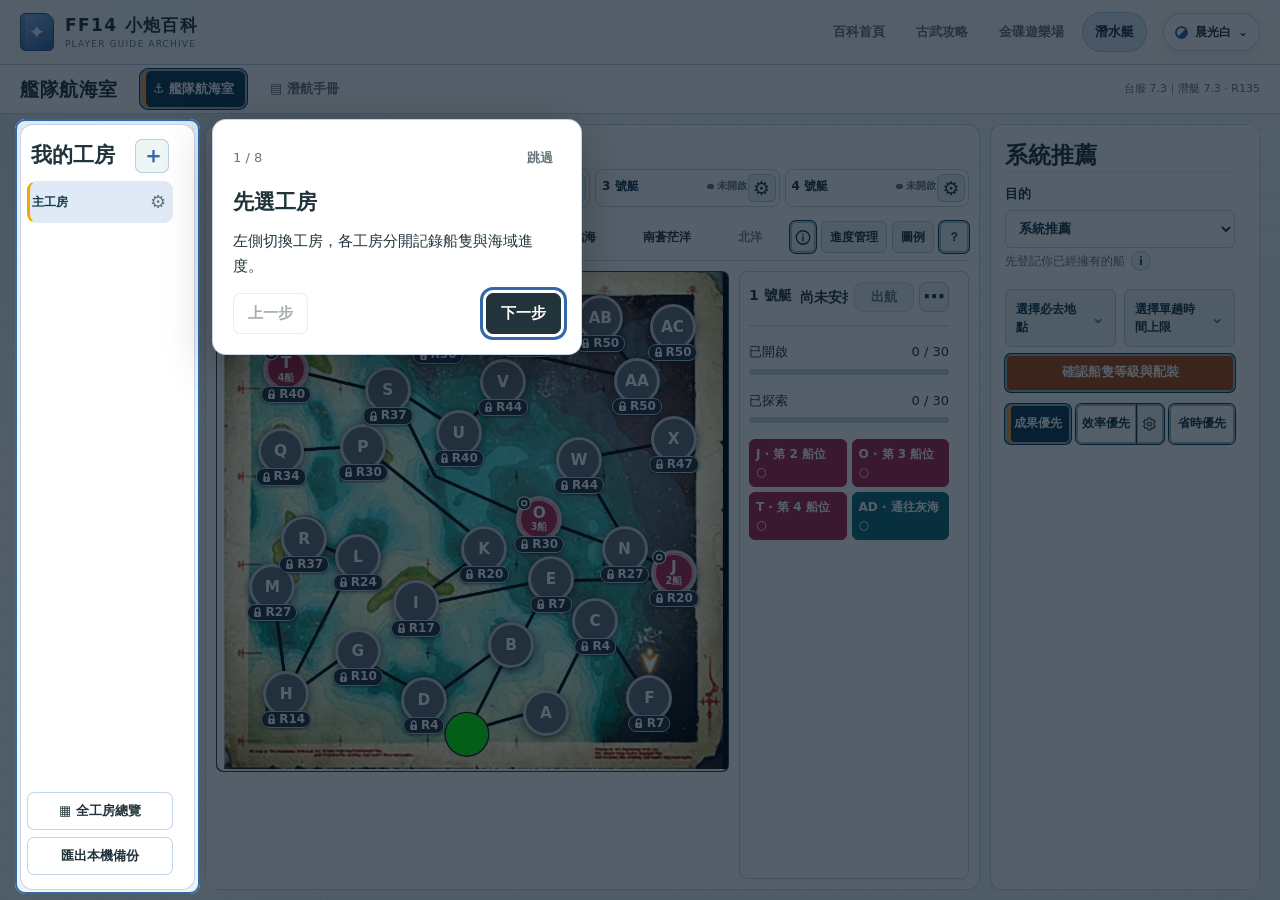
<file: submersible.html>
<!doctype html>
<html lang="zh-Hant">
<head>
  <meta charset="utf-8">
  <meta name="viewport" content="width=device-width,initial-scale=1">
  <meta name="theme-color" content="#14395b">
  <title>艦隊航海室｜FF14 小炮百科</title>
  <link rel="stylesheet" href="assets/encyclopedia.css">
  <link rel="stylesheet" href="assets/submersible.css?v=49">
  <link rel="stylesheet" href="assets/themes.css">
  <link rel="stylesheet" href="assets/submersible-v47.css?v=49">
  <link rel="stylesheet" href="assets/submersible-v53.css?v=53">
  <link rel="stylesheet" href="assets/submersible-required.css?v=56">
  <link rel="stylesheet" href="assets/submersible-return.css?v=54">
  <link rel="stylesheet" href="assets/submersible-parts.css?v=55">
  <link rel="stylesheet" href="assets/submersible-node-ui.css?v=57">
  <link rel="stylesheet" href="assets/submersible-controls.css?v=59">
  <link rel="stylesheet" href="assets/submersible-milestones.css?v=61">
  <link rel="stylesheet" href="assets/submersible-layout-v63.css?v=63">
  <link rel="stylesheet" href="assets/submersible-badges-v64.css?v=64">
  <link rel="stylesheet" href="assets/submersible-workshops-v65.css?v=70">
  <link rel="stylesheet" href="assets/submersible-map-layout-v70.css?v=70">
  <script src="assets/theme.js?v=51" defer></script>
  <script src="assets/submersible-data.js?v=97" defer></script>
  <script src="assets/submersible-engine.js?v=97" defer></script>
  <script src="assets/submersible-state.js?v=97" defer></script>
  <script src="assets/submersible-parts.js?v=94" defer></script>
  <script src="assets/submersible.js?v=97" defer></script>
  <script src="assets/submersible-collection.js?v=97" defer></script>
  <script src="assets/submersible-explored.js?v=96" defer></script>
  <script src="assets/submersible-logbook.js?v=97" defer></script>
  <script src="assets/submersible-map-ui.js?v=97" defer></script>
  <script src="assets/submersible-planner.js?v=97" defer></script>
  <script src="assets/submersible-node-ui.js?v=97" defer></script>
  <link rel="stylesheet" href="assets/site-navigation.css?v=51">
  <script src="assets/site-navigation.js?v=50" defer></script>
  <link rel="stylesheet" href="assets/submersible-viewport-v71.css?v=71">
  <link rel="stylesheet" href="assets/submersible-visual-v72.css?v=72">
  <link rel="stylesheet" href="assets/submersible-buttons-v73.css?v=73">
  <link rel="stylesheet" href="assets/submersible-route-v74.css?v=74">
  <link rel="stylesheet" href="assets/submersible-voyage-bar-v77.css?v=77">
  <link rel="stylesheet" href="assets/submersible-voyage-bar-v78.css?v=78">
  <link rel="stylesheet" href="assets/submersible-voyage-menu-v79.css?v=79">
  <link rel="stylesheet" href="assets/submersible-recommendation-v80.css?v=80">
  <link rel="stylesheet" href="assets/submersible-map-nodes-v80.css?v=80">
  <link rel="stylesheet" href="assets/submersible-map-feedback-v80.css?v=80">
  <link rel="stylesheet" href="assets/submersible-voyage-v81.css?v=82">
  <link rel="stylesheet" href="assets/submersible-recommendation-v83.css?v=84">
  <link rel="stylesheet" href="assets/submersible-blueprint-v85.css?v=85">
  <link rel="stylesheet" href="assets/submersible-workshop-v85.css?v=85">
  <link rel="stylesheet" href="assets/submersible-recommendation-v85.css?v=85">
  <link rel="stylesheet" href="assets/submersible-reference-v86.css?v=86">
  <link rel="stylesheet" href="assets/submersible-layout-v87.css?v=87">
  <link rel="stylesheet" href="assets/submersible-countdown-v88.css?v=88">
  <link rel="stylesheet" href="assets/submersible-compact-v89.css?v=89.1">
  <link rel="stylesheet" href="assets/submersible-refinement-v90.css?v=90">
  <link rel="stylesheet" href="assets/submersible-status-v91.css?v=91">
  <link rel="stylesheet" href="assets/submersible-fixes-v92.css?v=92">
  <link rel="stylesheet" href="assets/submersible-upgrade-v93.css?v=93">
<link rel="stylesheet" href="assets/submersible-editor-v94.css">
  <link rel="stylesheet" href="assets/submersible-tour-v95.css">
  <script src="assets/submersible-tour-v95.js" defer></script>
  <link rel="stylesheet" href="assets/submersible-progress-v96.css">
</head>
<body class="page-book-submersible submersible-page fleet-tree-page voyage-v47">
  <header class="site-header shared-site-header">
    <nav class="shell nav site-primary-nav" aria-label="全站導覽">
      <a class="brand" href="index.html"><span class="brand-mark" aria-hidden="true">✦</span><span class="brand-copy"><b>FF14 小炮百科</b><span>PLAYER GUIDE ARCHIVE</span></span></a>
      <div class="nav-links">
        <a class="nav-link" href="index.html">百科首頁</a>
        <a class="nav-link" href="zodiac.html">古武攻略</a>
        <a class="nav-link" href="gold-saucer.html">金碟遊樂場</a>
        <a class="nav-link active" href="submersible.html" aria-current="page">潛水艇</a>
      </div>
    </nav>
  </header>

  <main>
    <noscript><p class="shell">航海室需要啟用 JavaScript 才能讀取本機艦隊與計算；你的原有資料不會因此被更改。</p></noscript>

    <nav class="sub-book-nav section-nav" aria-label="潛水艇攻略分頁"><div class="shell section-nav-inner"><h1 class="workspace-title">艦隊航海室</h1><a class="section-link active" aria-current="page" href="submersible.html">⚓ 艦隊航海室<small>多工房、四船與海圖</small></a><a class="section-link" href="submersible-manual.html">▤ 潛航手冊<small>零件、能力與收益</small></a><span class="workspace-version">台服 7.3｜潛艇 7.3 · R135</span></div></nav>

    <div class="shell sub-content fleet-layout">

      <aside id="fleet-manager" class="fleet-sidebar" aria-labelledby="fleet-title">
        <div class="tree-heading"><h2 id="fleet-title">我的工房</h2><button id="add-workshop" type="button" aria-label="新增工房">＋</button></div>
        <nav id="workshop-tree" aria-label="選擇工房"></nav>
        <div id="workshop-actions" class="workshop-actions"><button id="show-overview" class="tree-overview" type="button">▦ 全工房總覽</button></div>
      </aside>
      <div class="voyage-main">


      <section class="harbor-summary" aria-label="艦隊狀態"><div><span class="eyebrow">FLEET OPERATIONS / 航海室</span><h2>讓每一趟，都有方向。</h2><p>開船位、探索、收藏與返航，在同一張海圖完成。</p></div><div id="harbor-status" aria-live="polite"></div></section>
      <div class="mobile-next"><strong id="mobile-next-title">讀取艦隊資料中…</strong><a href="#route-planner-dialog">查看系統推薦 ↓</a></div>
      <section id="chart-room" class="chart-section" data-workshop-detail aria-labelledby="chart-title">
        <div class="section-title-row"><div><div class="eyebrow">Interactive voyage chart</div><h2 id="chart-title">互動航海圖</h2></div><p>節點底色表示開圖狀態；橘色為目前選船航點，航線和船號另外疊在上層。</p></div>
        <p class="chart-quick-help">先選船，再看系統推薦。建議與手動航線都不會替你變更遊戲進度。</p>
        <section class="workshop-deck" aria-labelledby="selected-workshop-name"><div class="workshop-deck-heading"><strong id="selected-workshop-name">目前工房</strong></div><div id="voyage-ship-tabs" class="voyage-deck-grid" aria-label="選擇規劃船隻"></div></section>
        <div class="chart-workbench">
          <div class="map-area"><div class="map-viewport">
            <div class="map-chart-layout">
            <div id="map-tabs" class="map-tabs" role="tablist" aria-label="海域選擇"></div>
            <div class="map-canvas"><div class="map-frame"><img id="sea-map-image" src="assets/submersible/maps/deep-sea.png" alt="溺沒海航海圖"><svg id="route-overlay" class="route-overlay" aria-hidden="true"></svg><div id="map-hotspots" class="map-hotspots"></div><div id="map-version-lock" class="map-version-lock" hidden><span>台服 7.3</span><strong>此海域尚未開放</strong><small>素材先保留，待台服版本更新後再啟用。</small></div></div></div>
            <aside class="map-side-info" aria-label="海域進度與航線">
              <div class="chart-progress"><div class="map-opened-label"><span>已開啟</span><b id="map-count">0 / 30</b></div><div id="map-opened-track" class="progress-track" role="progressbar" aria-label="已開啟" aria-valuemin="0" aria-valuemax="30" aria-valuenow="0"><i id="map-progress"></i></div><div class="map-explored-label"><span>已探索</span><b id="map-explored-count">0 / 30</b></div><div id="map-explored-track" class="progress-track explored-progress-track" role="progressbar" aria-label="已探索" aria-valuemin="0" aria-valuemax="30" aria-valuenow="0"><i id="map-explored-progress"></i></div><div class="map-context-details"><strong id="map-name">溺沒海</strong><small id="map-range">Rank 1～50</small><p id="available-summary"></p></div></div>
              <section id="map-layer-index" class="map-layer-index" aria-label="海圖里程碑與各船航線"></section>
              <div class="map-key"><span>● 已開啟</span><span>＋ 可爭取開啟</span><span>鎖頭＋R 等級不足</span><span>灰色 未發現／未實裝</span><small>船號 · 站序；金色虛線是預覽</small></div>
            </aside>
            </div>
          </div></div>
          <aside class="chart-console" aria-label="航程與節點操作" tabindex="0">
            <section id="route-planner-dialog" class="inline-planner" aria-labelledby="route-planner-title">
<header class="panel-heading"><span class="eyebrow">01 / NEXT VOYAGE</span><h2 id="route-planner-title">下一趟，往哪裡？</h2></header>
<p id="planner-ship-summary" class="muted" hidden></p>

<label class="field-label planner-purpose">目的<select id="planner-mode"><option value="auto">系統推薦</option><option value="unlock">開船位／開圖</option><option value="level">練等</option><option value="gil">NPC 飾物收入</option><option value="item">家具收藏</option><option value="explore">指定地點探索</option><option value="manual">手動排航線</option></select></label>
<div id="next-step"><strong id="next-step-title" aria-live="polite">讀取艦隊資料中…</strong><div class="recommendation-info"><button id="recommendation-info-toggle" type="button" aria-label="查看推薦說明" aria-expanded="false" aria-controls="recommendation-info-panel">i</button><div id="recommendation-info-panel" role="region" aria-label="推薦說明" hidden><p id="next-step-copy"></p><details id="next-step-details" hidden><summary>查看各船缺項與來源限制</summary><ul id="next-step-detail-list"></ul></details><div id="candidate-calculation-details"></div></div></div></div>
<div id="collection-browser" hidden><label class="field-label">收藏目標<select id="collection-target"></select></label><details class="collection-search-tools"><summary>搜尋／篩選其他家具</summary><label class="field-label">找家具（英文名或用途）<input id="collection-search" type="search" placeholder="例如 Ice Box、地毯"></label><label class="field-label">取得方式<select id="collection-kind"><option value="all">全部家具</option><option value="finished">成品直掉</option><option value="material">素材再製作</option></select></label><p id="collection-results-status" class="muted"></p></details><details class="collection-provenance"><summary>取得方式、配方與來源</summary><div id="collection-description"></div></details><details class="collection-build-panel"><summary>配裝不足？試算最少換件</summary><p>只用目前船等級、已開且版本可用的來源試算；不假設你持有任何替換部件。</p><button id="suggest-collection-build" type="button">計算這艘船的配裝參考</button><div id="collection-build-results"></div></details></div>

<section id="planner-constraints" class="planner-constraints" aria-label="本趟條件與設定">
<div class="planner-constraint-grid">
<div class="voyage-time-limit"><label class="planner-limit-label" for="planner-hours"><span id="planner-hours-summary">選擇單趟時間上限</span><span class="constraint-chevron" aria-hidden="true">⌄</span></label><select id="planner-hours" aria-label="單趟時間上限"><option value="" disabled hidden>選擇單趟時間上限</option><option value="0">不限</option><option value="24">24 小時內</option><option value="36">36 小時內</option><option value="48">48 小時內</option><option value="72">72 小時內</option></select></div>
</div>
<button id="open-route-planner" class="primary-action" type="button">查看建議航線</button>
</section>
<div id="planner-strategies" class="planner-strategies"><button type="button" data-planner-strategy="outcome" aria-pressed="true">成果優先</button><div class="planner-efficiency-control"><button type="button" data-planner-strategy="efficiency" aria-pressed="false">效率優先</button><button id="planner-settings-toggle" type="button" aria-label="收船作息與比較範圍" aria-expanded="false" aria-controls="planner-settings" aria-haspopup="dialog"><svg viewBox="0 0 24 24" aria-hidden="true"><path d="m9 3-.6 2.3-1.7 1-2.3-.6-2 3.5 1.7 1.7v2.1l-1.7 1.7 2 3.5 2.3-.6 1.7 1 .6 2.4h4l.6-2.4 1.7-1 2.3.6 2-3.5-1.7-1.7v-2.1l1.7-1.7-2-3.5-2.3.6-1.7-1L13 3Z"/><circle cx="11" cy="12" r="3"/></svg></button></div><button type="button" data-planner-strategy="time" aria-pressed="false">省時優先</button></div>
<section id="planner-settings" class="advanced-planner" role="dialog" aria-modal="false" aria-labelledby="planner-settings-title" hidden><header class="planner-settings-heading"><h3 id="planner-settings-title">收船作息與比較範圍</h3><button id="planner-settings-close" type="button" aria-label="關閉收船作息與比較範圍">×</button></header>
<label class="field-label">可收船的間隔（偏好）<select id="planner-cadence"><option value="24">每 24 小時</option><option value="12">每 12 小時</option><option value="36">每 36 小時</option><option value="48">每 48 小時</option><option value="0">返航即收</option></select></label>
<p class="muted">有效週期＝航時向上對齊此間隔；這是作息假設，不是遊戲實際返航時間。</p>
<div class="planner-controls"><label>比較範圍<select id="planner-scope"><option value="all">全部已開海域</option><option value="current">目前海圖</option></select></label></div>

<button id="compare-routes" type="button">重新比較完整航線</button><p class="muted">開圖數是可能發現的目標數，不是成功率。NPC 模式僅比較成熟樣本涵蓋的社群毛值，不代表全遊戲最高收益。探查不加成開圖率。</p></section>
<p id="planner-status" role="status" aria-live="polite"></p><div id="planner-results" class="planner-results"></div>
</section>
        <details class="chart-legend-panel"><summary id="legend-title">海圖圖例與航線顯示</summary>
          <div class="status-legend">
            <div class="legend-item"><i class="legend-node opened">✓</i><span><b>已開啟</b><small>可安排前往</small></span></div>
            <div class="legend-item"><i class="legend-node available">＋</i><span><b>可開啟</b><small>去前置站開圖</small></span></div>
            <button class="legend-item route-toggle recommended" type="button" data-layer-toggle="recommended" aria-pressed="true"><i class="legend-line"></i><span><b>計算推薦</b><small>最近套用的推薦線</small></span></button>
            <button class="legend-item route-toggle ship-1" type="button" data-layer-toggle="ship-0" aria-pressed="true"><i class="legend-ship">1</i><span><b>1 號艇</b><small id="legend-ship-1">目前航程</small></span></button>
            <button class="legend-item route-toggle ship-2" type="button" data-layer-toggle="ship-1" aria-pressed="true"><i class="legend-ship">2</i><span><b>2 號艇</b><small id="legend-ship-2">目前航程</small></span></button>
            <button class="legend-item route-toggle ship-3" type="button" data-layer-toggle="ship-2" aria-pressed="true"><i class="legend-ship">3</i><span><b>3 號艇</b><small id="legend-ship-3">目前航程</small></span></button>
            <button class="legend-item route-toggle ship-4" type="button" data-layer-toggle="ship-3" aria-pressed="true"><i class="legend-ship">4</i><span><b>4 號艇</b><small id="legend-ship-4">目前航程</small></span></button>
            <div class="legend-item"><i class="legend-node locked">×</i><span><b>未開啟</b><small>前置尚未開</small></span></div>
          </div>
        </details>

            <details class="node-inspector" open><summary>地點與開圖登記</summary>
              <span>② 點海圖選地點，在這裡操作</span>
              <h3 id="node-title">請先點選海圖節點</h3>
              <p id="node-copy">點選只查看，不會變更資料。</p>
              <div class="node-operation"><h4>開圖登記 · 此工房共用</h4><button id="node-register" type="button" disabled>登記為已開啟</button></div>
              <div class="node-operation"><h4>安排航程 · 目前選擇的船</h4><button id="node-action" type="button" disabled>請先選擇節點</button><p id="node-voyage-help"></p></div>
              <p id="map-feedback" role="status" aria-live="polite"></p>
            </details>
            <details id="progress-editor" class="progress-editor">
              <summary>已有進度？快速補登</summary><p>選遊戲中已發現的地點，一次補登它與必要前置節點（含前一海域），不會把其他支線全部開啟。</p>
              <label><span>已發現的節點</span><select id="route-progress-select"></select></label>
              <button id="complete-route" type="button">補登此地點與必要前置</button>
            </details>
            <div class="route-guide"><span>開圖參考主線 · 非計算結果</span><div id="route-chips"></div><p id="route-next">先從 B 開始。</p></div>
            <div class="chart-actions"><button id="reset-map" type="button">清除本海圖的開圖登記</button></div>
      <details class="command-section" data-workshop-detail><summary><span>現在該做什麼</span><small>查看主船建議與配置</small></summary><div class="command-head"><div><span class="command-kicker">FLAGSHIP ORDERS</span><h2 id="command-title">現在該做什麼</h2></div><span id="command-ship" class="command-ship">主工房 · 1 號艇 · Rank 3</span></div><div class="command-body"><div class="command-main"><span>系統推薦</span><h3 id="command-action">維持 1111，先用目前可選地點升級</h3><p id="command-copy">3 級時 C、D 即使顯示在遊戲內，也可能因最低等級不足而無法選取；這不是故障。</p></div><div class="command-build"><span>入門配置參考 · 非目前配裝</span><strong id="command-build">1111</strong><small id="command-build-copy">1=鯊魚；四碼依序為船體、船尾、船首、艦橋</small><button id="apply-build" type="button">填入主船設定（待儲存）</button></div><div class="command-target"><span>最近目標</span><strong id="command-target">Rank 7</strong><small id="command-target-copy">繼續探索溺沒海 B，準備前往 E</small></div></div></details>
<details class="chart-reference"><summary>版本範圍與資料來源</summary>
      <p class="page-sources-note">海圖進度提醒：已開啟為綠色；✓ 表示探索過，○ 表示未登記，＋ 表示可開啟。J／O／T 登記探索過後開放第 2／3／4 船位，仍須登記實際船隻；新海圖依遊戲結果手動登記。</p>
      <section class="version-note" data-workshop-detail><strong>為什麼北洋不能點？</strong><p>台服 7.3 開放南蒼茫洋 N～T，等級上限為 135。北洋仍未開放。</p><a href="submersible-manual.html#version-73">查看 7.3 版本範圍 →</a></section>
      <section class="page-sources" aria-labelledby="fleet-sources-title">
        <div class="page-sources-head"><h2 id="fleet-sources-title">資料來源與素材說明</h2><span>潛艇 7.3 資料查核：2026-11-21</span></div>
      <p class="page-sources-note">素材來源標示更新：2026-11-03。來源說明不代表已取得轉載或使用授權。</p>
        <ul><li>版本範圍：<a href="https://www.ffxiv.com.tw/web/special/patchnote_log/patch_7.3_notes.html" target="_blank" rel="noreferrer">台服官方 7.3 筆記</a>。台服潛艇 7.3／Rank 135；不納入國際服後續海域。</li><li>NPC 飾物均值與性能門檻：<a href="https://docs.google.com/spreadsheets/d/1eiuGRrQTjJ5n4ogybKOBxJRT7EiJLlX93fge-Z8MmD4/edit" target="_blank" rel="noreferrer">Elena／Infi 社群原始表</a>及<a href="https://docs.google.com/spreadsheets/d/1aOhMH-XrWBIV93Veo3Wo0zz38z-tqk6QWO_4xzu5ZMg/edit" target="_blank" rel="noreferrer">Polar 路線比較</a>。非官方保證，非台服抽樣；家具收藏不換算價格。</li><li>計算資料：<a href="https://github.com/xivapi/ffxiv-datamining/tree/8ca2104fe270d6e71ad9697261eb960e0edbf076/csv" target="_blank" rel="noreferrer">XIVAPI 7.3 快照</a>（SubmarinePart／Rank／Exploration）；公式交叉核對：<a href="https://github.com/Infiziert90/SubmarineTracker/blob/04c54d770f815cd416bbade1ac5b178b551a32b5/SubmarineTracker/SubExplPretty.cs" target="_blank" rel="noreferrer">SubmarineTracker</a>。</li><li>海域節點、開圖關係與解鎖路線：<a href="https://submarine.girin.dev/en/unlock/" target="_blank" rel="noreferrer">FFXIV Submarine Info－Unlock Map</a></li><li>潛水艇航行、等級與能力機制核對：<a href="https://ffxiv.consolegameswiki.com/wiki/Subaquatic_Voyages" target="_blank" rel="noreferrer">FFXIV Community Wiki－Subaquatic Voyages</a></li><li>七張航海圖底圖：由站長提供，站長確認來源為 <a href="https://ff14.huijiwiki.com/wiki/%E9%83%A8%E9%98%9F%E6%BD%9C%E6%B0%B4%E8%89%87" target="_blank" rel="noreferrer">灰機 Wiki〈部队潜水艇〉</a>。目前未完成各圖原始檔案頁、作者及授權的逐張核對；本工具僅疊加互動節點、路線與船號圖層，不將機制資料來源當作海圖影像來源證明。</li><li>多工房、四船管理、8 種標記與瀏覽器進度：本工具提供的互動功能，與海圖影像來源分開標示。</li><li>第 34 版節點前置與最低等級核對（來源含後續版本，本工具保留台服 7.3 限制）：<a href="https://submarine.girin.dev/en/map/deep-sea-site/" target="_blank" rel="noreferrer">溺沒海</a>、<a href="https://submarine.girin.dev/en/map/sea-of-ash/" target="_blank" rel="noreferrer">灰海</a>、<a href="https://submarine.girin.dev/en/map/sea-of-jade/" target="_blank" rel="noreferrer">翠浪海</a>、<a href="https://submarine.girin.dev/en/map/sirensong-sea/" target="_blank" rel="noreferrer">妖歌海</a>、<a href="https://submarine.girin.dev/en/map/lilac-sea/" target="_blank" rel="noreferrer">紫礁海</a>、<a href="https://submarine.girin.dev/en/map/south-indigo-deep/" target="_blank" rel="noreferrer">南蒼茫洋</a>。</li></ul>
        <p class="page-sources-note">台服版本範圍與中文譯名若有差異，以台服遊戲內顯示為準。</p>
        <p class="page-sources-note">非官方玩家攻略工具；FINAL FANTASY XIV 相關權利屬 SQUARE ENIX CO., LTD.。</p>
      </section>
</details>
          </aside>
        </div>
      </section>



      </div>
    </div>
  </main>

  <dialog id="workshop-dialog" class="fleet-dialog" aria-labelledby="workshop-dialog-title">
    <form id="workshop-form">
      <header class="dialog-heading"><div><span>WORKSHOP SETTINGS</span><h2 id="workshop-dialog-title">工房設定</h2></div><button type="button" data-close-dialog="workshop-dialog" aria-label="關閉工房設定">×</button></header>
      <p class="dialog-intro">此工房的四艘船、開圖與航程各自獨立保存。</p>
      <label>工房名稱<input id="workshop-name" type="text" maxlength="24" required></label>
      <label>帳號／角色備註<input id="workshop-note" type="text" maxlength="40" placeholder="例如：主帳號、個人部隊 A"></label>
      <label>識別色<select id="workshop-color"><option value="blue">航海藍</option><option value="green">森綠</option><option value="purple">水晶紫</option><option value="red">酒紅</option><option value="gold">金砂</option></select></label>
      <p id="workshop-dialog-message" class="dialog-message" role="status"></p>
      <footer class="dialog-actions"><button id="delete-workshop" class="danger-button" type="button">刪除工房</button><span></span><button type="button" data-close-dialog="workshop-dialog">取消</button><button class="save-button" type="submit">儲存工房</button></footer>
    </form>
  </dialog>
  <dialog id="ship-dialog" class="fleet-dialog" aria-labelledby="ship-dialog-title">
    <form id="ship-form">
      <header class="dialog-heading"><h2 id="ship-dialog-title">船隻設定</h2><button type="button" data-close-dialog="ship-dialog" aria-label="關閉船隻設定">×</button></header>
      <div class="ship-basics">
        <label class="dialog-check"><input id="ship-enabled" type="checkbox">啟用此船</label>
        <label for="ship-rank">等級 <input id="ship-rank" type="number" min="1" max="135" required></label>
        <label for="ship-goal">目前目標 <select id="ship-goal"><option value="auto">系統推薦</option><option value="unlock">開船位／開圖</option><option value="level">練等</option><option value="gil">NPC 飾物收入</option><option value="item">家具收藏</option><option value="explore">指定地點探索</option><option value="manual">手動排航線</option></select></label>
      </div>
      <section class="ship-parts-editor" aria-labelledby="ship-parts-heading">
        <div class="ship-parts-heading"><h3 id="ship-parts-heading">零件配置</h3><div class="ship-quick-group">
          <div class="ship-help-host"><button id="ship-help-toggle" type="button" aria-label="輸入說明與代碼對照" aria-expanded="false" aria-controls="ship-input-help">ⓘ</button>
            <div id="ship-input-help" role="region" aria-label="輸入說明與代碼對照" hidden>
              <p>依序為船體、船尾、船首、艦橋。可輸入 3113、WSSW 或 Whale Shark Shark Whale，英文不分大小寫；也可用空格、逗號或 / 分隔。</p>
              <ul><li>1／S · 鯊魚 Shark</li><li>2／U · 甲鱟 Unkiu</li><li>3／W · 鬚鯨 Whale</li><li>4／C · 腔棘魚 Coelacanth</li><li>5／Y · 希爾德拉 Syldra</li></ul>
              <p>改型可勾選部位旁的「改」，或在單一零件後加 +，例如 W+ S U C；未標 + 的部位為未改型。不接受 WSUC++ 尾綴簡寫。</p>
            </div>
          </div>
          <label for="ship-build">快速輸入</label><input id="ship-build" type="text" maxlength="120" autocomplete="off" spellcheck="false" required aria-describedby="ship-build-feedback" placeholder="例：3113 ／ WSSW">
        </div></div>
        <section class="ship-recommend-row" aria-label="推薦配裝"><span>目前配裝 <strong id="ship-current-build"></strong></span><span aria-hidden="true">→</span><span>推薦配裝 <strong id="ship-reference-build"></strong></span><button id="ship-recommend" type="button">試填推薦配裝</button><span id="ship-recommend-diff"></span></section>
        <div class="ship-parts-grid">
          <div class="ship-part-column"><div class="ship-part-heading"><label for="ship-part-0">船體</label><label class="ship-mod-check"><input id="ship-modified-0" type="checkbox" aria-label="船體改">改</label></div><select id="ship-part-0" required aria-label="船體零件" aria-describedby="ship-build-feedback"></select></div>
          <div class="ship-part-column"><div class="ship-part-heading"><label for="ship-part-1">船尾</label><label class="ship-mod-check"><input id="ship-modified-1" type="checkbox" aria-label="船尾改">改</label></div><select id="ship-part-1" required aria-label="船尾零件" aria-describedby="ship-build-feedback"></select></div>
          <div class="ship-part-column"><div class="ship-part-heading"><label for="ship-part-2">船首</label><label class="ship-mod-check"><input id="ship-modified-2" type="checkbox" aria-label="船首改">改</label></div><select id="ship-part-2" required aria-label="船首零件" aria-describedby="ship-build-feedback"></select></div>
          <div class="ship-part-column"><div class="ship-part-heading"><label for="ship-part-3">艦橋</label><label class="ship-mod-check"><input id="ship-modified-3" type="checkbox" aria-label="艦橋改">改</label></div><select id="ship-part-3" required aria-label="艦橋零件" aria-describedby="ship-build-feedback"></select></div>
        </div><p id="ship-build-feedback" class="ship-build-feedback" role="status" aria-live="polite" hidden></p>
      </section>
      <section class="ship-ability-section"><h3>能力預覽 · <span id="ship-preview-build"></span></h3><div id="ship-stats-preview" class="ship-stats-preview" aria-live="polite"></div></section>
      <p id="ship-dialog-message" class="dialog-message" role="status"></p>
      <div class="ship-save-row"><button class="save-button" type="submit">儲存船隻</button></div>
    </form>
  </dialog>
  <dialog id="ship-discard-dialog" class="fleet-dialog" aria-labelledby="ship-discard-title"><h2 id="ship-discard-title">要放棄這次變更嗎？</h2><div class="ship-discard-actions"><button id="ship-continue-edit" type="button">繼續編輯</button><button id="ship-discard" type="button">放棄變更</button></div></dialog>
  <dialog id="overview-dialog" class="fleet-dialog overview-dialog" aria-labelledby="overview-title">
    <header class="dialog-heading"><h2 id="overview-title">全工房總覽</h2><button type="button" data-close-dialog="overview-dialog" aria-label="關閉總覽">×</button></header>
    <div id="workshop-overview-grid" class="workshop-overview-grid"></div>
  </dialog>


</body>
</html>
</file>
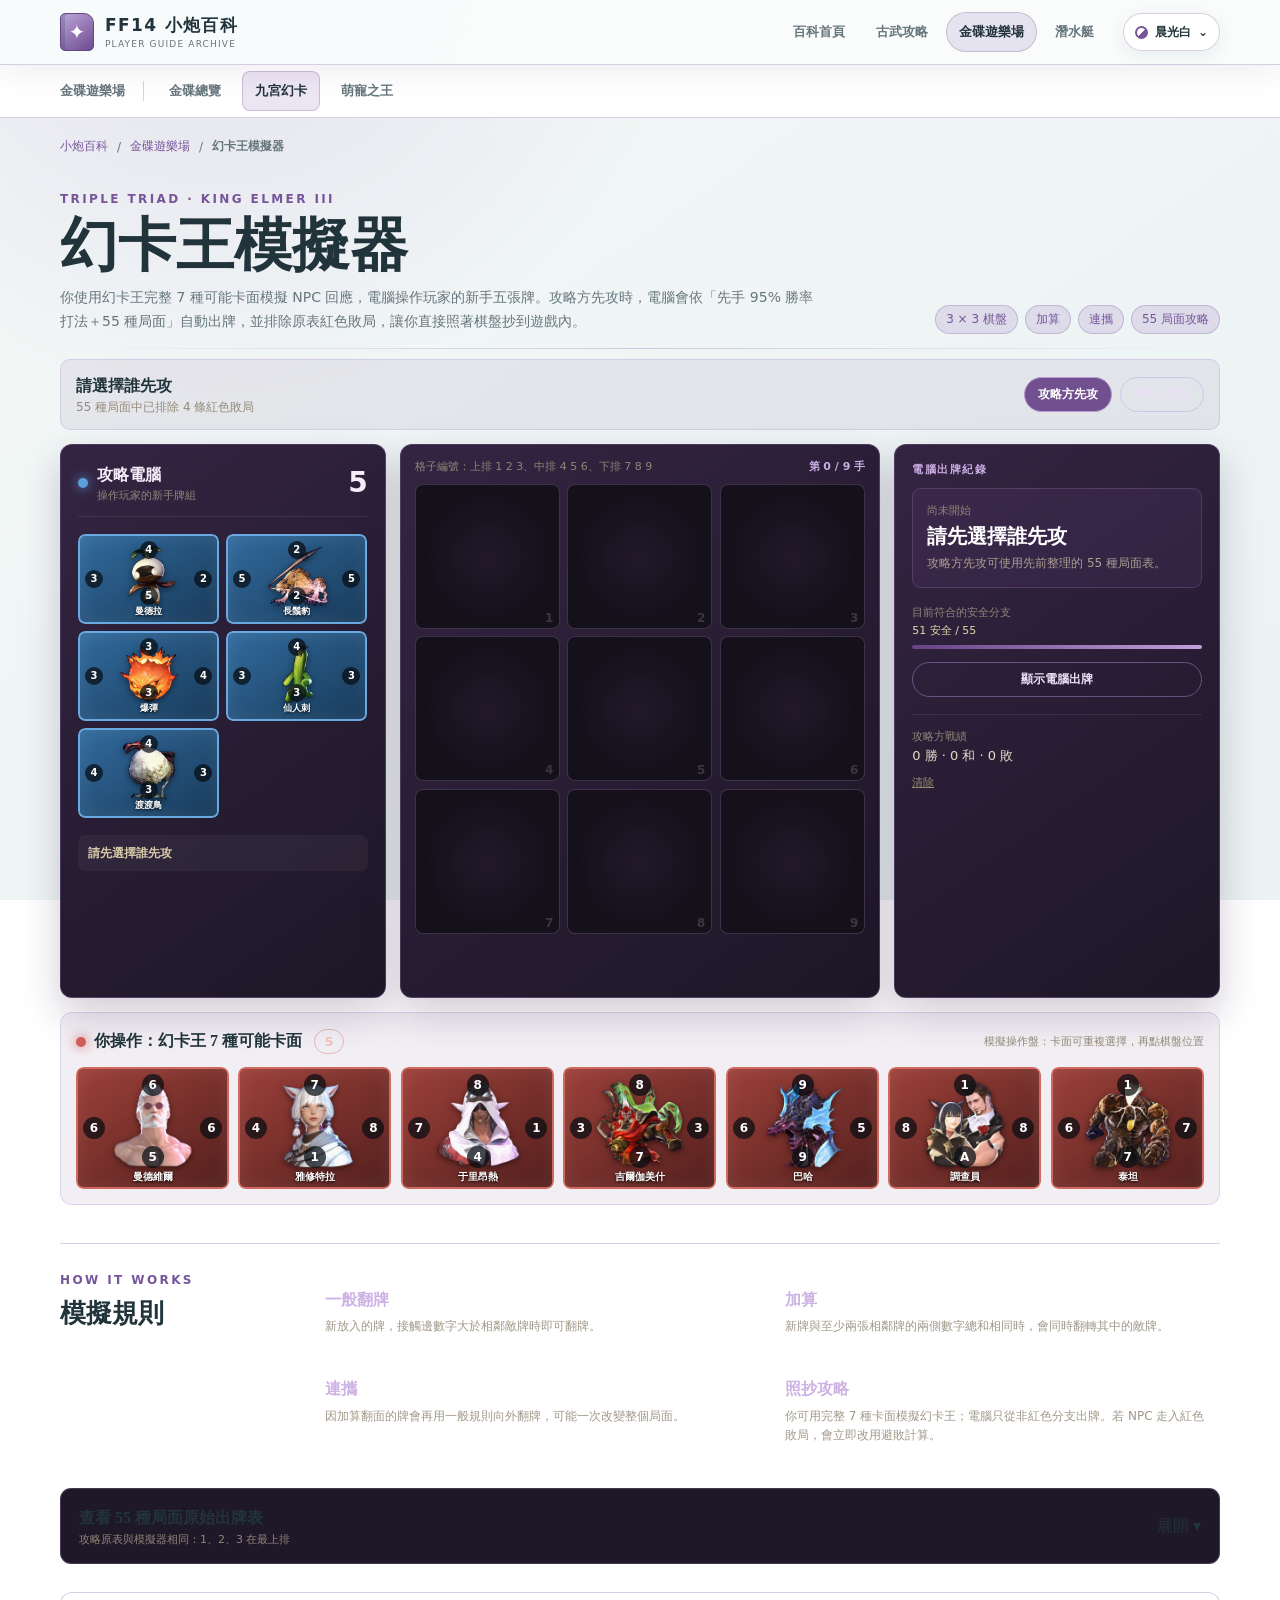
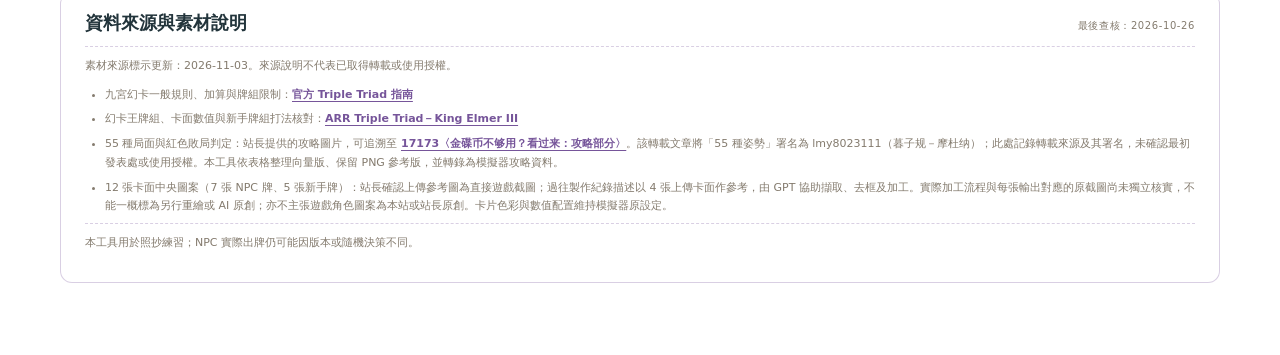
<file: triple-triad.html>
<!doctype html>
<html lang="zh-Hant">
<head>
  <meta charset="utf-8">
  <meta name="viewport" content="width=device-width,initial-scale=1">
  <meta name="theme-color" content="#100f0d">
  <meta name="description" content="FF14 九宮幻卡攻略模擬器：玩家操作幻卡王，電腦使用新手牌組依 55 種局面攻略出牌，方便直接照抄。">
  <title>幻卡王模擬器｜FF14 小炮百科</title>
  <link rel="stylesheet" href="assets/encyclopedia.css">
  <link rel="stylesheet" href="assets/triple-triad/triple-triad.css">
  <link rel="stylesheet" href="assets/themes.css">
  <script src="assets/theme.js?v=51"></script>
  <link rel="stylesheet" href="assets/site-navigation.css?v=51">
  <script src="assets/site-navigation.js?v=50" defer></script>
</head>
<body class="page-book-gold-saucer triad-inner-page">
  <header class="site-header shared-site-header">
    <nav class="shell nav site-primary-nav" aria-label="全站導覽">
      <a class="brand" href="index.html"><span class="brand-mark" aria-hidden="true">✦</span><span class="brand-copy"><b>FF14 小炮百科</b><span>PLAYER GUIDE ARCHIVE</span></span></a>
      <div class="nav-links">
        <a class="nav-link" href="index.html">百科首頁</a>
        <a class="nav-link" href="zodiac.html">古武攻略</a>
        <a class="nav-link active" href="gold-saucer.html" aria-current="page">金碟遊樂場</a>
        <a class="nav-link" href="submersible.html">潛水艇</a>
      </div>
    </nav>
  </header>
  <nav class="section-nav" aria-label="金碟遊樂場分頁">
    <div class="shell section-nav-inner"><span class="section-nav-label">金碟遊樂場</span>
      <a class="section-link" href="gold-saucer.html">金碟總覽</a>
      <a class="section-link active" href="triple-triad.html" aria-current="page">九宮幻卡</a>
      <a class="section-link" href="lord-of-verminion.html">萌寵之王</a>
    </div>
  </nav>

  <main class="shell triad-page">
    <nav class="crumb" aria-label="麵包屑"><a href="index.html">小炮百科</a><span>/</span><a href="gold-saucer.html">金碟遊樂場</a><span>/</span><b>幻卡王模擬器</b></nav>
    <section class="triad-hero">
      <div><div class="eyebrow">Triple Triad · King Elmer III</div><h1>幻卡王模擬器</h1><p>你使用幻卡王完整 7 種可能卡面模擬 NPC 回應，電腦操作玩家的新手五張牌。攻略方先攻時，電腦會依「先手 95% 勝率打法＋55 種局面」自動出牌，並排除原表紅色敗局，讓你直接照著棋盤抄到遊戲內。</p></div>
      <div class="rule-badges"><span>3 × 3 棋盤</span><span>加算</span><span>連攜</span><span>55 局面攻略</span></div>
    </section>

    <section class="match-toolbar" aria-label="對局控制">
      <div><strong id="matchMode">請選擇誰先攻</strong><span id="branchLabel">55 種局面中已排除 4 條紅色敗局</span></div>
      <div class="toolbar-actions"><button class="triad-button primary" id="computerFirst" type="button">攻略方先攻</button><button class="triad-button" id="npcFirst" type="button">NPC 先攻</button></div>
    </section>

    <section class="match-grid">
      <aside class="player-panel computer-panel">
        <div class="side-title"><span class="side-dot blue"></span><div><b>攻略電腦</b><small>操作玩家的新手牌組</small></div><strong id="blueScore">5</strong></div>
        <div class="computer-hand" id="computerHand" aria-label="攻略電腦的正面手牌"></div>
        <div class="turn-note" id="turnNote">請先選擇誰先攻</div>
        <div class="match-log" id="matchLog" aria-live="polite"></div>
      </aside>

      <section class="board-panel" aria-label="九宮幻卡棋盤">
        <div class="board-head"><span>格子編號：上排 1 2 3、中排 4 5 6、下排 7 8 9</span><b id="turnCount">第 0 手</b></div>
        <div class="triad-board" id="triadBoard" aria-label="3 乘 3 幻卡棋盤"></div>
        <div class="result-banner" id="resultBanner" role="status"></div>
      </section>

      <aside class="advisor-panel">
        <div class="advisor-kicker">電腦出牌紀錄</div>
        <div class="advisor-card" id="advisorCard"><span class="advisor-step" id="advisorStep">尚未開始</span><strong id="advisorMove">請先選擇誰先攻</strong><p id="advisorReason">攻略方先攻時，電腦會依你操作的 NPC 出牌選擇對應攻略分支。</p></div>
        <div class="branch-progress"><span>目前符合的安全分支</span><strong id="branchCount">51 安全 / 55</strong><div><i id="branchBar"></i></div></div>
        <button class="triad-button full" id="showHint" type="button">顯示電腦出牌</button>
        <div class="stats"><span>攻略方戰績</span><b id="matchStats">0 勝 · 0 和 · 0 敗</b><button id="clearStats" type="button">清除</button></div>
      </aside>
    </section>

    <section class="hand-section">
      <div class="hand-head"><div><span class="side-dot red"></span><b>你操作：幻卡王 7 種可能卡面</b><strong class="hand-score" id="redScore">5</strong></div><span>模擬操作盤：卡面可重複選擇，再點棋盤位置</span></div>
      <div class="player-hand" id="playerHand"></div>
    </section>

    <section class="guide-explain">
      <div><div class="eyebrow">How it works</div><h2>模擬規則</h2></div>
      <div class="explain-grid">
        <article><b>一般翻牌</b><p>新放入的牌，接觸邊數字大於相鄰敵牌時即可翻牌。</p></article>
        <article><b>加算</b><p>新牌與至少兩張相鄰牌的兩側數字總和相同時，會同時翻轉其中的敵牌。</p></article>
        <article><b>連攜</b><p>因加算翻面的牌會再用一般規則向外翻牌，可能一次改變整個局面。</p></article>
        <article><b>照抄攻略</b><p>你可用完整 7 種卡面模擬幻卡王；電腦只從非紅色分支出牌。若 NPC 走入紅色敗局，會立即改用避敗計算。</p></article>
      </div>
    </section>

    <details class="strategy-reference">
      <summary><span><b>查看 55 種局面原始出牌表</b><small>攻略原表與模擬器相同：1、2、3 在最上排</small></span><span>展開 ▾</span></summary>
      <div class="strategy-image-wrap"><img src="assets/triple-triad/strategy-55.svg" alt="九宮幻卡 55 種局面出牌表"></div>
      <p>表格依先前提供的 17173 攻略圖片重繪；第 9、13、37、39 列的紅色結局視為敗局，模擬器不會採用其後續出牌。攻略落點直接採用由左至右、由上至下的 1–9，沒有轉置；命中紅色敗局或表格無法決定時，會切換為避敗／即時計算。</p>
    </details>

    <section class="page-sources triad-sources" aria-labelledby="triad-sources-title">
      <div class="page-sources-head"><h2 id="triad-sources-title">資料來源與素材說明</h2><span>最後查核：2026-10-26</span></div>
      <p class="page-sources-note">素材來源標示更新：2026-11-03。來源說明不代表已取得轉載或使用授權。</p>
      <ul><li>九宮幻卡一般規則、加算與牌組限制：<a href="https://na.finalfantasyxiv.com/lodestone/playguide/contentsguide/goldsaucer/tripletriad/" target="_blank" rel="noreferrer">官方 Triple Triad 指南</a></li><li>幻卡王牌組、卡面數值與新手牌組打法核對：<a href="https://arrtripletriad.com/en/npc-elmer" target="_blank" rel="noreferrer">ARR Triple Triad－King Elmer III</a></li><li>55 種局面與紅色敗局判定：站長提供的攻略圖片，可追溯至 <a href="https://ff14.17173.com/content/04292024/153818553.shtml" target="_blank" rel="noreferrer">17173〈金碟币不够用？看过来：攻略部分〉</a>。該轉載文章將「55 種姿勢」署名為 lmy8023111（暮子规－摩杜纳）；此處記錄轉載來源及其署名，未確認最初發表處或使用授權。本工具依表格整理向量版、保留 PNG 參考版，並轉錄為模擬器攻略資料。</li><li>12 張卡面中央圖案（7 張 NPC 牌、5 張新手牌）：站長確認上傳參考圖為直接遊戲截圖；過往製作紀錄描述以 4 張上傳卡面作參考，由 GPT 協助擷取、去框及加工。實際加工流程與每張輸出對應的原截圖尚未獨立核實，不能一概標為另行重繪或 AI 原創；亦不主張遊戲角色圖案為本站或站長原創。卡片色彩與數值配置維持模擬器原設定。</li></ul>
      <p class="page-sources-note">本工具用於照抄練習；NPC 實際出牌仍可能因版本或隨機決策不同。</p>
    </section>
  </main>

  <script src="assets/triple-triad/triple-triad.js"></script>
</body>
</html>
</file>
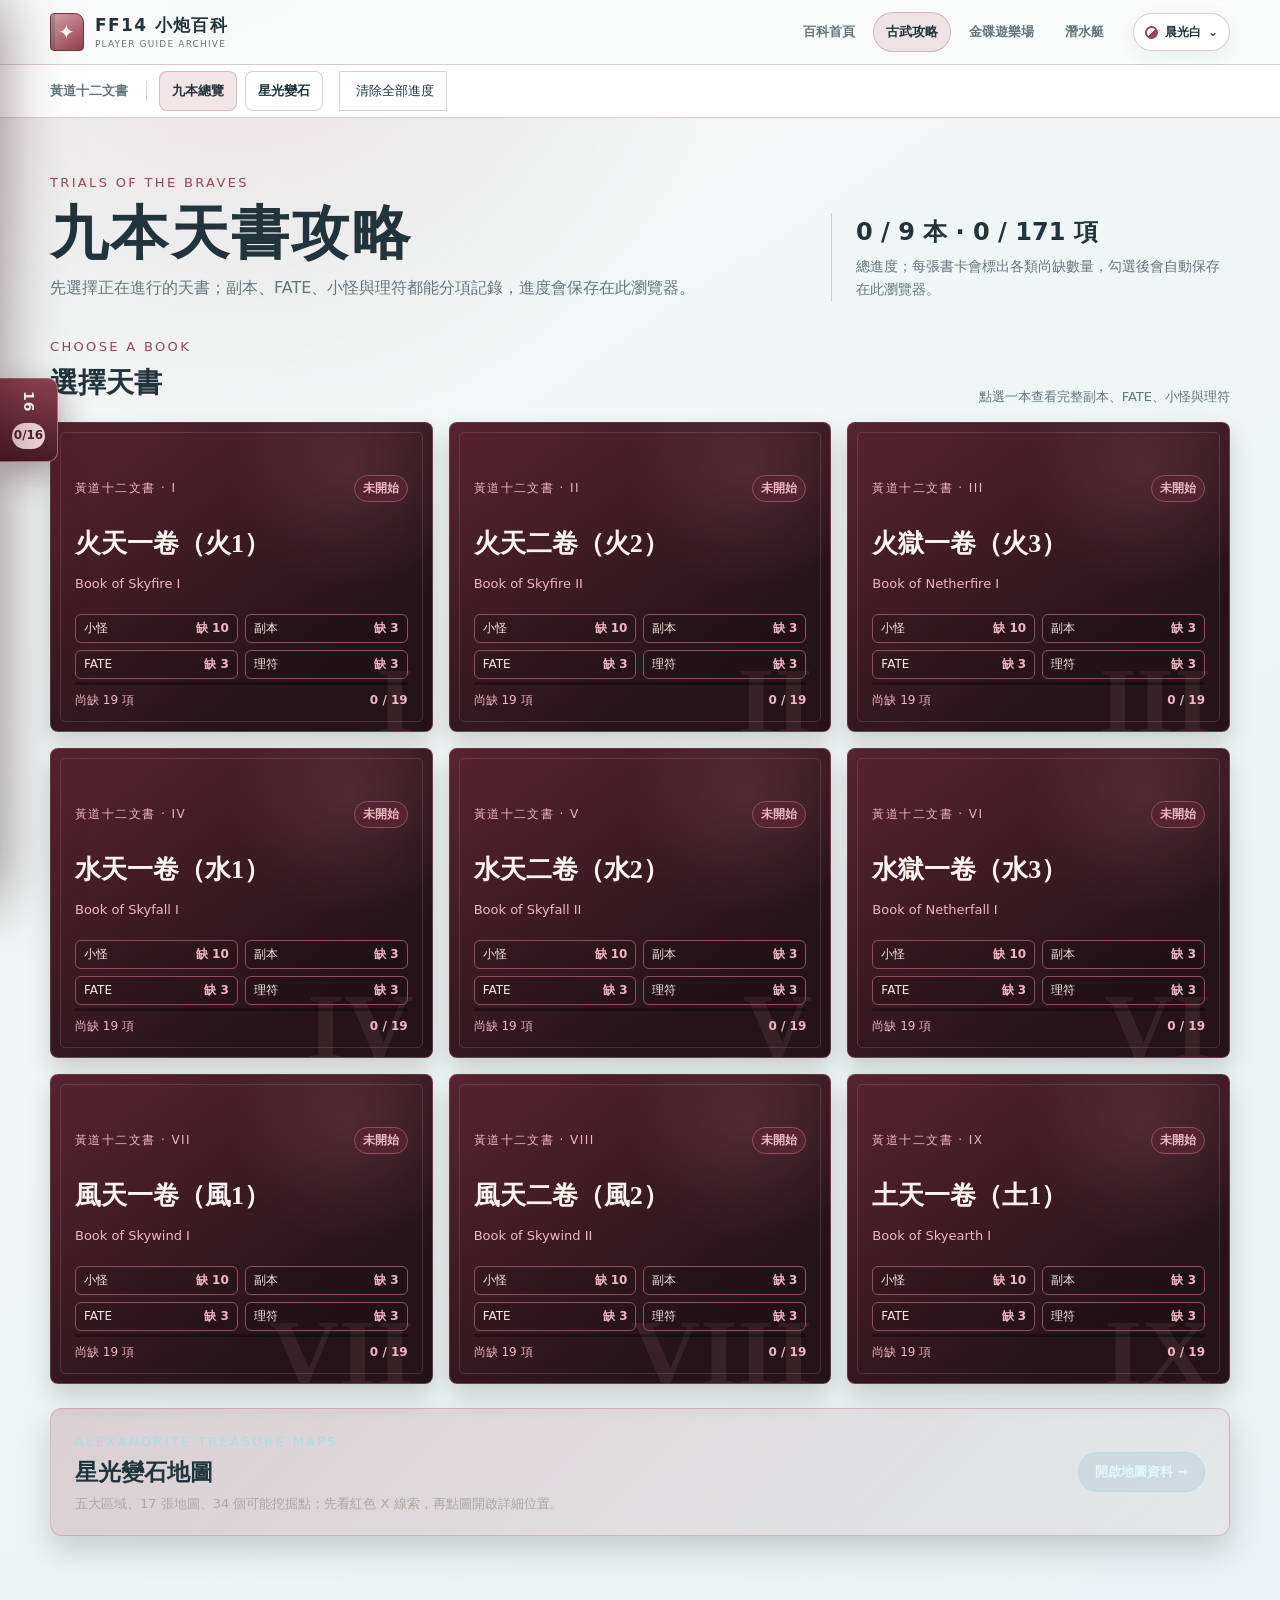
<file: zodiac.html>
<!doctype html>
<html lang="zh-Hant">
<head>
  <meta charset="utf-8">
  <meta name="viewport" content="width=device-width,initial-scale=1">
  <meta name="theme-color" content="#171512">
  <meta name="description" content="FF14 古武黃道十二文書：選書、FATE 座標地圖、副本、討伐與理符推薦順序，以及星光變石神秘地圖位置。">
  <title>古武天書攻略｜FF14 小炮百科</title>
  <link rel="icon" type="image/svg+xml" href="data:image/svg+xml,%3Csvg xmlns='http://www.w3.org/2000/svg' viewBox='0 0 32 32'%3E%3Crect width='32' height='32' rx='7' fill='%23171512'/%3E%3Cpath d='M8 7h12a4 4 0 0 1 4 4v15H11a3 3 0 0 1-3-3V7Z' fill='%23d6b66b'/%3E%3Cpath d='M11 7v16c0-2 2-3 4-3h9' fill='none' stroke='%236b4c24' stroke-width='2'/%3E%3Cpath d='m16 10 1.3 2.7 3 .4-2.2 2.1.6 3-2.7-1.4-2.7 1.4.6-3-2.2-2.1 3-.4Z' fill='%238f2d2b'/%3E%3C/svg%3E">
  <style>
    :root{--ink:#211e19;--muted:#756b5b;--paper:#f2ead7;--paper-2:#e7dbc0;--gold:#b88a3b;--gold-2:#e0c57d;--red:#8c3431;--red-2:#b85b50;--night:#171512;--panel:#242019;--line:rgba(184,138,59,.3);--done:#496b5c;--shadow:0 18px 50px rgba(0,0,0,.28)}
    *{box-sizing:border-box}html{scroll-behavior:smooth}body{margin:0;color:#f5efdf;background:#14120f;font-family:"Noto Serif TC","Microsoft JhengHei",serif;min-height:100vh;line-height:1.65}
    body::before{content:"";position:fixed;inset:0;pointer-events:none;background:radial-gradient(circle at 20% 0%,rgba(184,138,59,.11),transparent 32%),radial-gradient(circle at 95% 40%,rgba(140,52,49,.1),transparent 34%),repeating-linear-gradient(110deg,rgba(255,255,255,.012) 0 1px,transparent 1px 7px);z-index:-1}
    .ghost{display:inline-block;text-decoration:none}
    button,input{font:inherit}.shell{width:min(1180px,calc(100% - 32px));margin:auto}.topbar{min-height:76px;display:flex;align-items:center;justify-content:space-between;border-bottom:1px solid var(--line);gap:18px}.brand{display:flex;align-items:center;gap:13px;color:#fff}.brand-mark{width:38px;height:44px;border:1px solid var(--gold);border-radius:4px 9px 4px 4px;background:linear-gradient(135deg,#d8bd7b,#8d652a);box-shadow:inset 4px 0 rgba(39,28,15,.28);display:grid;place-items:center;color:#342411;font-size:20px}.brand b{font-size:18px;letter-spacing:.08em}.brand span{font-family:system-ui,sans-serif;color:#bcb3a2;font-size:12px;display:block;letter-spacing:.06em}.top-actions{display:flex;gap:8px;align-items:center}.ghost,.back,.reset{border:1px solid rgba(224,197,125,.38);background:transparent;color:#e9dcc0;border-radius:999px;padding:9px 14px;cursor:pointer;transition:.2s}.ghost:hover,.back:hover,.reset:hover{background:rgba(224,197,125,.1);border-color:var(--gold-2)}
    .bookcase{padding:54px 0 70px}.intro{display:grid;grid-template-columns:1.3fr .7fr;gap:40px;align-items:end;margin-bottom:35px}.eyebrow{font-family:system-ui,sans-serif;color:var(--gold-2);font-size:13px;letter-spacing:.18em;text-transform:uppercase}.intro h1{margin:8px 0 8px;font-weight:600;font-size:clamp(34px,5vw,58px);line-height:1.13;letter-spacing:.04em}.intro p{margin:0;color:#bbb2a1;font-family:system-ui,sans-serif;max-width:680px}.legend{border-left:1px solid var(--line);padding-left:24px;color:#cfc5b3;font-family:system-ui,sans-serif;font-size:14px}.legend strong{color:#fff;display:block;font-family:inherit;font-size:24px;margin-bottom:3px}
    .book-grid{display:grid;grid-template-columns:repeat(3,1fr);gap:16px}.book{min-height:310px;padding:24px;position:relative;border:1px solid rgba(202,166,88,.28);border-radius:8px;background:linear-gradient(145deg,rgba(48,42,32,.97),rgba(29,26,21,.98));box-shadow:0 12px 25px rgba(0,0,0,.16);cursor:pointer;text-align:left;color:inherit;overflow:hidden;transition:transform .22s,border-color .22s,box-shadow .22s}.book::before{content:"";position:absolute;inset:9px;border:1px solid rgba(224,197,125,.12);border-radius:5px;pointer-events:none}.book::after{content:attr(data-roman);position:absolute;right:18px;bottom:-19px;color:rgba(224,197,125,.07);font-size:96px;line-height:1;font-weight:700}.book:hover{transform:translateY(-4px);border-color:rgba(224,197,125,.72);box-shadow:var(--shadow)}.book:focus-visible{outline:3px solid var(--gold-2);outline-offset:3px}.book-kicker{font-family:system-ui,sans-serif;color:#a99d89;font-size:12px;letter-spacing:.12em}.book h2{font-size:26px;margin:21px 0 4px;font-weight:600;position:relative;z-index:1}.book .en{color:var(--gold-2);font-family:system-ui,sans-serif;font-size:13px;position:relative;z-index:1}.book-breakdown{display:grid;grid-template-columns:repeat(2,minmax(0,1fr));gap:7px;margin-top:17px;position:relative;z-index:1}.book-stat{display:flex;align-items:center;justify-content:space-between;gap:8px;border:1px solid rgba(224,197,125,.18);border-radius:6px;padding:6px 8px;color:#d8cdb9;background:rgba(255,255,255,.025);font:12px/1.25 system-ui,sans-serif}.book-stat b{color:#f0ca75;font-size:12px}.book-stat.done{color:#aeb8b0;border-color:rgba(109,161,135,.22)}.book-stat.done b{color:#83bc9e}.book-complete-badge{display:none;position:absolute;right:17px;top:16px;border:1px solid rgba(139,205,171,.5);border-radius:999px;padding:4px 9px;background:rgba(73,107,92,.45);color:#d4f3e3;font:700 12px system-ui,sans-serif;z-index:2}.mini-progress{position:absolute;left:24px;right:24px;bottom:24px;z-index:1}.progress-line{height:3px;background:#4b4337;overflow:hidden;border-radius:99px}.progress-line i{display:block;height:100%;width:0;background:linear-gradient(90deg,var(--gold),var(--gold-2));transition:.3s}.progress-copy{display:flex;justify-content:space-between;color:#9f9584;font:12px/1.2 system-ui,sans-serif;margin-top:8px}.book.complete{border-color:rgba(109,161,135,.88);background:linear-gradient(145deg,rgba(50,76,64,.98),rgba(27,45,37,.98));box-shadow:0 16px 38px rgba(31,79,58,.24)}.book.complete::before{border-color:rgba(139,205,171,.25)}.book.complete .book-complete-badge{display:block}.book.complete h2{color:#dbf4e7}.book.complete .progress-line i{background:#83bc9e}.book.complete .progress-copy b{color:#b9e4cf}
    .detail{display:none;padding-bottom:80px}.detail.active{display:block}.detail-head{padding:42px 0 26px;display:flex;align-items:flex-end;justify-content:space-between;gap:20px}.detail-head h1{margin:8px 0 0;font-size:clamp(32px,5vw,52px);font-weight:600}.detail-sub{font-family:system-ui,sans-serif;color:#aba190}.detail-tools{display:flex;gap:8px;flex-wrap:wrap;justify-content:flex-end;align-items:flex-end}.meter{min-width:190px}.meter .progress-copy{font-size:13px}.meter .progress-line{margin-top:8px;height:5px}.bulk{border:1px solid rgba(224,197,125,.45);background:rgba(224,197,125,.08);color:#f1e5ca;border-radius:999px;padding:7px 12px;cursor:pointer;font:700 13px system-ui,sans-serif;white-space:nowrap;transition:.2s}.bulk:hover{background:rgba(224,197,125,.18);border-color:var(--gold-2)}.bulk:focus-visible{outline:3px solid var(--gold-2);outline-offset:2px}.bulk.paper{color:#603f24;border-color:rgba(96,63,36,.28);background:rgba(255,255,255,.28)}.bulk.paper:hover{background:rgba(255,255,255,.58);border-color:rgba(140,52,49,.45)}.bulk.primary{background:#6d5030;border-color:#c9a65b;color:#fff}.bulk.primary:hover{background:#80603a}.section-bar,.stop-head{display:flex;align-items:center;justify-content:space-between;gap:12px}.section-bar{margin-bottom:12px}.section-bar .panel-label{margin:0}.bulk-actions,.route-tools{display:flex;align-items:center;gap:8px;flex-wrap:wrap}.route-tools{justify-content:flex-end}
    .priority{background:linear-gradient(145deg,#eee3cb,#d9c69f);color:var(--ink);border-radius:14px;box-shadow:var(--shadow);overflow:hidden;border:1px solid #dfc98d}.priority-title{padding:24px 28px 20px;border-bottom:1px solid rgba(74,53,30,.18);display:flex;align-items:end;justify-content:space-between;gap:20px}.priority-title h2,.route-head h2{margin:0;font-size:27px}.priority-title p,.route-head p{margin:3px 0 0;color:#766b5b;font:14px system-ui,sans-serif}.priority-grid{display:block}.dungeon-panel{padding:24px 28px;border-bottom:1px solid rgba(74,53,30,.18)}.dungeon-panel .task-list{grid-template-columns:repeat(3,1fr)}.fate-panel{padding:24px 28px}.panel-label{font:700 12px system-ui,sans-serif;letter-spacing:.15em;color:var(--red);text-transform:uppercase;margin-bottom:12px}.task-list{display:grid;gap:9px}.task{display:flex;gap:12px;align-items:flex-start;padding:13px 14px;border:1px solid rgba(67,48,27,.15);border-radius:8px;background:rgba(255,255,255,.26);cursor:pointer;transition:.2s}.task:hover{background:rgba(255,255,255,.5);border-color:rgba(140,52,49,.32)}.task input,.route-task input{appearance:none;width:20px;height:20px;flex:0 0 20px;border-radius:4px;border:1.5px solid #8a7759;background:#fbf5e7;display:grid;place-items:center;margin:2px 0 0}.task input:checked,.route-task input:checked{background:var(--done);border-color:var(--done)}.task input:checked::after,.route-task input:checked::after{content:"✓";color:#fff;font:700 14px system-ui}.task:has(input:checked),.route-task:has(input:checked){opacity:.58}.task:has(input:checked) .task-name,.route-task:has(input:checked) .task-name{text-decoration:line-through}.task-name{display:block;font-weight:700;font-size:16px}.task-meta{display:block;font:13px system-ui,sans-serif;color:#756b5b;margin-top:2px}.boss{color:var(--red);font-weight:600}.fate-cards{display:grid;grid-template-columns:repeat(3,1fr);gap:14px}.fate{border:1px solid rgba(67,48,27,.16);background:rgba(255,255,255,.28);border-radius:9px;overflow:hidden}.map{height:245px;background:#211d17;position:relative;overflow:hidden}.map svg{width:100%;height:100%;display:block}.map-open{display:block;width:100%;height:100%;border:0;padding:0;background:#211d17;cursor:zoom-in;position:relative;color:#fff}.map-open img{width:100%;height:100%;display:block;object-fit:contain}.map-open span{position:absolute;left:8px;bottom:8px;padding:5px 9px;border-radius:999px;background:rgba(18,15,12,.8);color:#fff;font:12px system-ui,sans-serif;box-shadow:0 2px 8px rgba(0,0,0,.25)}.map-open:focus-visible{outline:3px solid var(--gold-2);outline-offset:-3px}.fate-body{padding:12px}.fate-body .task{padding:0;border:0;background:none}.note{font:12px/1.45 system-ui,sans-serif;color:#7a4a3f;margin:8px 0 0 32px}.map-note{display:block;font:12px system-ui,sans-serif;color:#736751;margin-top:10px}
    .route{margin-top:30px}.route-head{display:flex;justify-content:space-between;align-items:end;margin-bottom:16px;gap:18px}.route-head p{color:#a9a091}.filter{display:flex;align-items:center;gap:8px;color:#c6bcaa;font:14px system-ui,sans-serif;cursor:pointer}.filter input{accent-color:var(--gold)}.route-list{display:grid;gap:13px}.route-stop{display:grid;grid-template-columns:74px minmax(360px,.9fr) minmax(380px,1.1fr);border:1px solid rgba(184,138,59,.24);border-radius:11px;overflow:hidden;background:linear-gradient(110deg,rgba(43,38,30,.97),rgba(31,28,23,.97))}.stop-num{display:grid;place-items:center;border-right:1px solid var(--line);font-size:28px;color:var(--gold-2)}.stop-map{min-height:285px;border-right:1px solid var(--line);background:#211d17}.stop-content{padding:18px 20px}.stop-content h3{margin:0;font-size:19px;color:#f2e9d7}.stop-content h3 span{font:13px system-ui,sans-serif;color:#9d9383;margin-left:8px}.stop-head{margin-bottom:10px}.stop-head .bulk{font-size:12px;padding:6px 10px}.route-tasks{display:grid;grid-template-columns:repeat(2,minmax(0,1fr));gap:7px}.route-task{display:flex;align-items:flex-start;gap:9px;padding:8px 9px;border:1px solid rgba(255,255,255,.07);border-radius:7px;cursor:pointer;background:rgba(255,255,255,.025)}.route-task input{width:18px;height:18px;flex-basis:18px;background:#2b271f;border-color:#87744e}.route-task .task-name{font:600 14px/1.4 system-ui,sans-serif}.route-task .task-meta{font-size:12px;color:#a99f8e}.tag{display:inline-block;color:#d8bd7b;border:1px solid rgba(216,189,123,.3);border-radius:99px;padding:1px 7px;font:11px system-ui,sans-serif;margin-right:5px}.tag.leve{color:#e9b5ae;border-color:rgba(184,91,80,.4)}.empty{padding:34px;text-align:center;color:#a59a87;border:1px dashed var(--line);border-radius:10px;font-family:system-ui,sans-serif}.sources{margin-top:34px;padding-top:22px;border-top:1px solid var(--line);color:#958b7a;font:12px/1.7 system-ui,sans-serif}.sources a{color:#cfb46e}.toast{position:fixed;right:20px;bottom:20px;background:#e8dbc0;color:#30271b;border:1px solid #d3b467;border-radius:10px;padding:12px 16px;box-shadow:var(--shadow);font:14px system-ui,sans-serif;opacity:0;transform:translateY(12px);pointer-events:none;transition:.22s}.toast.show{opacity:1;transform:none}.lightbox{width:min(96vw,1500px);height:min(94vh,1050px);padding:0;border:1px solid #b88a3b;border-radius:12px;background:#14120f;color:#fff;box-shadow:0 30px 90px #000}.lightbox::backdrop{background:rgba(0,0,0,.88);backdrop-filter:blur(4px)}.lightbox figure{height:100%;margin:0;display:grid;grid-template-rows:minmax(0,1fr) auto}.lightbox-stage{min-height:0;overflow:hidden}.lightbox-single{display:block;width:100%;height:100%;object-fit:contain}.alex-detail-grid{display:none;height:100%;grid-template-columns:minmax(0,1.45fr) minmax(360px,.85fr);gap:10px;padding:10px;background:#100f0d}.lightbox.alex-mode .lightbox-single{display:none}.lightbox.alex-mode .alex-detail-grid{display:grid}.alex-detail-panel{min-height:0;display:grid;grid-template-rows:auto minmax(0,1fr);overflow:hidden;border:1px solid rgba(224,197,125,.24);border-radius:9px;background:#1b1814}.alex-detail-title{display:flex;align-items:center;justify-content:space-between;gap:10px;padding:9px 11px;border-bottom:1px solid rgba(224,197,125,.18);color:#e6d9bd;font:700 13px system-ui,sans-serif}.alex-detail-title span{color:#9f9584;font-size:11px;font-weight:400}.alex-detail-title .clue-toggle{border:1px solid rgba(168,220,236,.42);border-radius:999px;background:rgba(101,159,178,.11);color:#cbeaf2;padding:4px 9px;cursor:pointer;font:700 11px system-ui,sans-serif}.alex-detail-image{min-height:0;position:relative;overflow:hidden;background:#0d0c0a}.alex-detail-image img{display:block;width:100%;height:100%;object-fit:contain}.alex-overview-stage{display:grid;place-items:center;padding:6px}.alex-overview-canvas{position:relative;width:min(100%,82vh);aspect-ratio:1;background:#17130d;box-shadow:0 0 0 1px rgba(224,197,125,.18)}.alex-overview-canvas>img{position:absolute;inset:0;width:100%;height:100%;object-fit:contain}.alex-map-marker{position:absolute;z-index:3;transform:translate(-50%,-50%);font-family:system-ui,sans-serif;filter:drop-shadow(0 3px 5px rgba(0,0,0,.85))}.alex-map-marker .marker-copy{position:absolute;left:50%;top:calc(100% + 8px);transform:translateX(-50%);min-width:max-content;padding:5px 8px;border-radius:6px;background:rgba(12,16,17,.9);border:1px solid rgba(255,255,255,.32);color:#fff;font:700 12px/1.25 system-ui,sans-serif;text-align:center;white-space:nowrap}.alex-map-marker.label-above .marker-copy{top:auto;bottom:calc(100% + 8px)}.alex-map-marker .marker-copy small{display:block;margin-top:2px;color:#b9cad0;font-size:10px;font-weight:500}.alex-treasure-glyph{display:grid;place-items:center;width:38px;height:38px;border:2px solid #fff1dc;border-radius:50%;background:rgba(126,24,23,.82);color:#fff;font:900 34px/30px system-ui,sans-serif;box-shadow:0 0 0 5px rgba(203,55,46,.3),0 0 18px #ff493e}.alex-crystal-glyph{width:28px;height:28px;transform:rotate(45deg);border:3px solid #f7ffff;border-radius:4px;background:linear-gradient(135deg,#e7fbff 4%,#73ddf4 38%,#2b8fbe 72%,#dffaff);box-shadow:0 0 0 4px rgba(65,193,229,.32),0 0 22px #7ce8ff}.alex-crystal-marker .marker-copy{border-color:rgba(126,229,255,.62);background:rgba(8,33,43,.92);color:#ddfaff}.alex-detail-overview .alex-detail-image::after{content:"紅色 X＝藏寶點　藍白菱形＝最近大水晶";position:absolute;left:10px;bottom:10px;padding:6px 9px;border-radius:999px;background:rgba(15,13,10,.84);color:#f1dfb4;font:12px system-ui,sans-serif;box-shadow:0 2px 10px rgba(0,0,0,.35);z-index:5}.alex-detail-side{min-height:0;display:grid;grid-template-rows:1fr 1fr;gap:10px}.alex-detail-clue img{object-fit:contain}.alex-detail-scene img{object-fit:cover;transform:scale(1.18)}.alex-detail-scene img[data-layout="wide"]{object-position:right center}.alex-detail-scene img[data-layout="tall"]{object-position:left bottom}.lightbox figcaption{display:flex;justify-content:space-between;align-items:center;gap:16px;padding:12px 16px;background:#211d17;font:14px system-ui,sans-serif}.lightbox-caption-copy{display:grid;gap:2px}.lightbox-caption-copy small{color:#a99f8e;font-size:11px}.lightbox-close{border:1px solid #8c7550;border-radius:999px;background:transparent;color:#fff;padding:6px 12px;cursor:pointer}
    .planner{display:none;padding:42px 0 80px}.planner.active{display:block}.planner-hero{display:flex;align-items:end;justify-content:space-between;gap:28px;margin-bottom:28px}.planner-hero h1{margin:8px 0 6px;font-size:clamp(32px,5vw,52px);font-weight:600}.planner-hero p{margin:0;color:#aba190;font-family:system-ui,sans-serif;max-width:720px}.planner-total{min-width:185px;border-left:1px solid var(--line);padding-left:22px;color:#b8ad9a;font:14px system-ui,sans-serif}.planner-total strong{display:block;color:#fff;font-size:25px}.planner-panel{margin-top:20px;border:1px solid rgba(184,138,59,.27);border-radius:12px;background:linear-gradient(145deg,rgba(43,38,30,.98),rgba(28,25,21,.98));box-shadow:0 14px 34px rgba(0,0,0,.18);overflow:hidden}.planner-section-head{padding:20px 22px;border-bottom:1px solid var(--line);display:flex;align-items:end;justify-content:space-between;gap:18px}.planner-section-head h2{margin:0;font-size:24px}.planner-section-head p{margin:2px 0 0;color:#a99f8e;font:13px system-ui,sans-serif}.planner-book-grid{display:grid;grid-template-columns:repeat(3,1fr);gap:12px;padding:16px}.planner-book{--element:#b88a3b;border:1px solid rgba(255,255,255,.08);border-top:3px solid var(--element);border-radius:9px;background:rgba(255,255,255,.025);padding:15px}.planner-book.fire{--element:#b85b50}.planner-book.water{--element:#70a8c0}.planner-book.wind{--element:#75a27e}.planner-book.earth{--element:#c6a65d}.planner-book-head{display:flex;align-items:center;justify-content:space-between;gap:10px;margin-bottom:11px}.planner-book-head h3{margin:0;font-size:19px}.book-link{border:0;background:transparent;color:var(--gold-2);padding:2px 0;cursor:pointer;font:12px system-ui,sans-serif}.book-link:hover{text-decoration:underline}.planner-task{display:flex;align-items:flex-start;gap:9px;padding:9px 0;border-top:1px solid rgba(255,255,255,.06);cursor:pointer}.planner-task input{appearance:none;width:18px;height:18px;flex:0 0 18px;border-radius:4px;border:1.5px solid #87744e;background:#2b271f;display:grid;place-items:center;margin:2px 0 0}.planner-task input:checked{background:var(--done);border-color:var(--done)}.planner-task input:checked::after{content:"✓";color:#fff;font:700 13px system-ui}.planner-task:has(input:checked){opacity:.55}.planner-task:has(input:checked) .planner-task-name{text-decoration:line-through}.planner-task-name{display:block;font:600 14px/1.45 system-ui,sans-serif}.planner-task-meta{display:block;color:#9f9584;font:12px/1.4 system-ui,sans-serif;margin-top:1px}.qty{display:inline-grid;place-items:center;min-width:25px;height:20px;margin-right:7px;border:1px solid rgba(224,197,125,.3);border-radius:999px;color:var(--gold-2);font:700 11px system-ui,sans-serif}.quest-grid{display:grid;grid-template-columns:repeat(2,1fr);gap:14px;padding:16px}.quest-card{border:1px solid rgba(255,255,255,.08);border-radius:9px;background:rgba(255,255,255,.025);padding:17px}.quest-card.complete{border-color:rgba(109,161,135,.65);background:rgba(73,107,92,.13)}.quest-title{display:flex;align-items:center;justify-content:space-between;gap:12px;margin-bottom:8px}.quest-title h3{margin:0;font-size:20px}.quest-count{color:#b8ad9a;font:12px system-ui,sans-serif}.quest-card.complete .quest-count{color:#9bd0b5}.merge-timeline{padding:16px 22px 22px}.merge-step{display:grid;grid-template-columns:38px minmax(220px,.8fr) 1.2fr;gap:12px;align-items:center;padding:10px 0;border-bottom:1px solid rgba(255,255,255,.07)}.merge-step:last-child{border-bottom:0}.merge-num{width:29px;height:29px;display:grid;place-items:center;border:1px solid rgba(224,197,125,.35);border-radius:50%;color:var(--gold-2);font:700 12px system-ui,sans-serif}.merge-action{font:700 15px system-ui,sans-serif}.merge-action.book-step{color:#f2dfaa}.merge-result{display:flex;flex-wrap:wrap;gap:6px}.progress-pill{border:1px solid rgba(216,189,123,.25);border-radius:999px;padding:4px 9px;color:#cfc4b1;background:rgba(255,255,255,.03);font:12px system-ui,sans-serif}.reference-grid{display:grid;grid-template-columns:1fr 1fr;gap:20px}.compact-list,.crystal-list{padding:10px 20px 18px;margin:0;list-style:none}.compact-list li,.crystal-list li{display:flex;gap:12px;align-items:flex-start;padding:9px 0;border-bottom:1px solid rgba(255,255,255,.06);font:14px/1.45 system-ui,sans-serif}.compact-list li:last-child,.crystal-list li:last-child{border-bottom:0}.list-num{color:var(--gold-2);min-width:22px}.crystal-name{color:#e1c77f;min-width:105px}.planner-note{margin-top:20px;padding:15px 18px;border-left:3px solid var(--gold);background:rgba(184,138,59,.08);color:#b8ad9a;font:13px/1.65 system-ui,sans-serif}
    .book-list-head{display:flex;align-items:end;justify-content:space-between;gap:18px;margin:8px 0 16px}.book-list-head h2{margin:2px 0 0;font-size:28px}.book-list-head>span{color:#a99f8e;font:13px system-ui,sans-serif}.fate-place{display:flex;align-items:flex-start;justify-content:space-between;gap:10px;margin-bottom:11px;padding-bottom:10px;border-bottom:1px solid rgba(84,60,32,.18)}.fate-place-label{display:block;color:#8c3431;font:700 12px system-ui,sans-serif;letter-spacing:.08em}.fate-place-name{display:block;color:#32271a;font:700 18px/1.35 system-ui,sans-serif}.fate-place-en{display:block;color:#756b5b;font:12px system-ui,sans-serif}.fate-jump{flex:0 0 auto;border:1px solid rgba(140,52,49,.38);border-radius:999px;background:rgba(140,52,49,.08);color:#71312f;padding:7px 10px;cursor:pointer;font:700 12px system-ui,sans-serif}.fate-jump:hover{background:rgba(140,52,49,.16)}.fate-route-note{grid-column:1/-1;border:1px dashed rgba(224,197,125,.26);border-radius:7px;padding:8px 10px;color:#c8b991;background:rgba(184,138,59,.055);font:13px/1.45 system-ui,sans-serif}.fate-route-note b{color:#e0c57d}.route-stop.jump-flash{animation:route-flash 1.6s ease}@keyframes route-flash{0%,100%{box-shadow:none}25%{border-color:#e0c57d;box-shadow:0 0 0 4px rgba(224,197,125,.22)}}
    body.drawer-open{overflow:hidden}.drawer-tab{position:fixed;left:0;top:42%;z-index:40;width:58px;border:1px solid rgba(224,197,125,.55);border-left:0;border-radius:0 10px 10px 0;background:linear-gradient(180deg,#6f4f29,#3b2c1d);color:#fff;padding:12px 8px;box-shadow:0 10px 30px rgba(0,0,0,.38);cursor:pointer;font:700 14px/1.3 system-ui,sans-serif;writing-mode:vertical-rl;letter-spacing:.08em}.drawer-tab strong{display:inline-grid;place-items:center;min-width:24px;margin-top:8px;border-radius:999px;background:#f0dca9;color:#382715;padding:5px 2px;font-size:12px;writing-mode:horizontal-tb;letter-spacing:0}.drawer-tab:hover{background:linear-gradient(180deg,#856033,#483322)}.drawer-backdrop{position:fixed;inset:0;z-index:41;background:rgba(0,0,0,.5);opacity:0;pointer-events:none;transition:.22s}.drawer-backdrop.open{opacity:1;pointer-events:auto}.quest-drawer{position:fixed;left:0;top:0;bottom:0;z-index:42;width:min(410px,92vw);background:#1d1a16;border-right:1px solid rgba(224,197,125,.42);box-shadow:20px 0 55px rgba(0,0,0,.45);transform:translateX(-103%);transition:transform .24s ease;overflow-y:auto;overscroll-behavior:contain}.quest-drawer.open{transform:none}.drawer-head{position:sticky;top:0;z-index:2;display:flex;align-items:center;justify-content:space-between;gap:12px;padding:18px 18px 15px;background:rgba(29,26,22,.96);backdrop-filter:blur(8px);border-bottom:1px solid var(--line)}.drawer-head h2{margin:2px 0 0;font-size:22px}.drawer-head p{margin:0;color:#aaa08f;font:13px system-ui,sans-serif}.drawer-close{width:38px;height:38px;border:1px solid rgba(224,197,125,.35);border-radius:50%;background:transparent;color:#fff;cursor:pointer;font:22px/1 system-ui,sans-serif}.drawer-progress{padding:14px 18px;border-bottom:1px solid rgba(255,255,255,.07);color:#bdb2a0;font:13px system-ui,sans-serif}.drawer-progress strong{display:block;color:#fff;font-size:20px}.drawer-section{border-bottom:1px solid rgba(255,255,255,.08)}.drawer-section>summary{list-style:none;display:flex;align-items:center;justify-content:space-between;padding:14px 18px;color:#eadcbf;cursor:pointer;font:700 15px system-ui,sans-serif}.drawer-section>summary::-webkit-details-marker{display:none}.drawer-section>summary::after{content:"＋";color:var(--gold-2)}.drawer-section[open]>summary::after{content:"－"}.drawer-route{display:grid;gap:9px;padding:0 18px 18px}.drawer-route .route-node{position:relative;width:100%;min-height:0;border:1px solid rgba(255,255,255,.12);border-radius:8px;background:rgba(255,255,255,.035);color:#eee4d2;padding:9px 10px 9px 43px;text-align:left}.drawer-route .route-node.book-node{border-color:rgba(224,197,125,.38);background:rgba(184,138,59,.09);cursor:pointer}.drawer-route .route-node.complete{border-color:rgba(109,161,135,.7);background:rgba(73,107,92,.18)}.drawer-route .route-node.complete::before{content:"✓";position:absolute;right:10px;top:10px;color:#9bd0b5;font-weight:700}.route-index{position:absolute;left:10px;top:11px;width:23px;height:23px;display:grid;place-items:center;border:1px solid rgba(224,197,125,.3);border-radius:50%;color:var(--gold-2);font:700 11px system-ui,sans-serif}.route-kind{display:block;color:#a99f8e;font:11px system-ui,sans-serif}.route-name{display:block;font:700 14px/1.35 system-ui,sans-serif}.route-effect{display:flex;flex-wrap:wrap;gap:4px;margin-top:4px}.route-effect span{border-radius:999px;background:rgba(255,255,255,.06);color:#c9bcaa;padding:2px 6px;font:11px system-ui,sans-serif}.turnin-rule{margin:0 18px 15px;padding:11px 12px;border-left:3px solid var(--red-2);background:rgba(184,91,80,.09);color:#c8bcaa;font:13px/1.55 system-ui,sans-serif}.turnin-rule b{color:#f0d6b0}.home-quest-grid{display:grid;grid-template-columns:1fr;gap:10px;padding:0 18px 18px}.quest-card{border:1px solid rgba(255,255,255,.08);border-radius:9px;background:rgba(255,255,255,.025);padding:13px}.quest-card.complete{border-color:rgba(109,161,135,.65);background:rgba(73,107,92,.13)}.quest-title{display:flex;align-items:center;justify-content:space-between;gap:10px}.quest-title h3{margin:0;font-size:17px}.quest-count{color:#b8ad9a;font:12px system-ui,sans-serif}.quest-round{margin-top:9px;border:1px solid rgba(255,255,255,.09);border-radius:8px;padding:9px 10px;background:rgba(255,255,255,.025)}.quest-round.complete{border-color:rgba(109,161,135,.55);background:rgba(73,107,92,.12)}.round-head{display:flex;align-items:center;justify-content:space-between;gap:10px}.round-head b{color:#e0c57d;font:700 13px system-ui,sans-serif}.round-status{color:#a99f8e;font:12px system-ui,sans-serif}.quest-round.complete .round-status,.quest-card.complete .quest-count{color:#9bd0b5}.round-turnin{margin:5px 0 0 27px;color:#a99f8e;font:11px system-ui,sans-serif}.quest-round.complete .round-turnin{color:#9bd0b5}.quest-round .planner-task:first-of-type{border-top:0}.toast{bottom:76px}.to-top{position:fixed;right:20px;bottom:22px;z-index:35;display:flex;align-items:center;gap:7px;border:1px solid rgba(224,197,125,.55);border-radius:999px;background:#2d271e;color:#fff;padding:9px 13px;box-shadow:0 10px 28px rgba(0,0,0,.35);cursor:pointer;font:700 13px system-ui,sans-serif;opacity:0;transform:translateY(12px);pointer-events:none;transition:.2s}.to-top.visible{opacity:1;transform:none;pointer-events:auto}.to-top:hover{background:#493a27;border-color:var(--gold-2)}
    .quest-drawer{width:min(720px,96vw)}
    .drawer-progress{display:flex;align-items:center;justify-content:space-between;gap:14px}.drawer-progress strong{font-size:18px}.drawer-progress span{color:#d7c69e;font:700 12px system-ui,sans-serif}
    .timeline-guide,.timeline-row{display:grid;grid-template-columns:96px minmax(225px,1fr) 112px 92px;gap:10px;align-items:center}
    .timeline-guide{position:sticky;top:86px;z-index:2;padding:9px 18px;border-bottom:1px solid rgba(255,255,255,.08);background:rgba(29,26,22,.96);color:#918778;font:700 11px system-ui,sans-serif;letter-spacing:.06em}.timeline-guide b{color:#f1dfb4;font-size:12px}
    .dungeon-timeline{position:relative;padding:4px 18px 22px}.dungeon-timeline::before{content:"";position:absolute;left:125px;top:9px;bottom:28px;width:2px;background:linear-gradient(var(--gold),rgba(224,197,125,.12))}
    .timeline-row{position:relative;min-height:68px;padding:8px 0;border-bottom:1px solid rgba(255,255,255,.055)}
    .timeline-row.is-done{opacity:.58}.timeline-row.is-done .timeline-dungeon-name{text-decoration:line-through}
    .timeline-quest{--quest:#b88a3b;display:flex;align-items:center;gap:7px;color:#ddd2c0;font:700 12px/1.25 system-ui,sans-serif}.timeline-quest::before{content:"";width:4px;height:36px;border-radius:99px;background:var(--quest);box-shadow:0 0 12px color-mix(in srgb,var(--quest) 45%,transparent)}.timeline-quest.drop{--quest:#77a6c7}.timeline-quest.craft{--quest:#dc9739}.timeline-quest.mother{--quest:#b46b77}.timeline-quest.dream{--quest:#d6bd55}.timeline-quest small{display:block;color:#948b7d;font-weight:500}
    .timeline-dungeon{position:relative;display:flex;align-items:flex-start;gap:10px;min-width:0;border:1px solid rgba(224,197,125,.16);border-radius:9px;background:rgba(255,255,255,.035);padding:10px 11px;cursor:pointer}.timeline-dungeon::before{content:"";position:absolute;left:-19px;top:50%;width:9px;height:9px;transform:translateY(-50%);border:2px solid #d9bd75;border-radius:50%;background:#1d1a16}.timeline-dungeon:hover{border-color:rgba(224,197,125,.5);background:rgba(255,255,255,.065)}.timeline-dungeon input{appearance:none;width:19px;height:19px;flex:0 0 19px;margin:2px 0 0;border:1.5px solid #917c55;border-radius:4px;background:#28231c;display:grid;place-items:center}.timeline-dungeon input:checked{background:var(--done);border-color:#72a58d}.timeline-dungeon input:checked::after{content:"✓";color:#fff;font:700 13px system-ui}.timeline-dungeon-name{display:block;color:#f2ead9;font:700 14px/1.4 system-ui,sans-serif}.timeline-dungeon-sub{display:block;color:#978e80;font:11px/1.35 system-ui,sans-serif;margin-top:2px}
    .timeline-books{display:flex;flex-wrap:wrap;gap:5px}.timeline-book{border:1px solid rgba(224,197,125,.42);border-radius:999px;background:rgba(184,138,59,.12);color:#f0dca9;padding:4px 7px;cursor:pointer;font:700 11px system-ui,sans-serif}.timeline-book:hover{background:rgba(184,138,59,.25)}.timeline-book.later{border-color:rgba(255,255,255,.12);background:rgba(255,255,255,.035);color:#918879}.timeline-none{color:#71695e;font:12px system-ui,sans-serif}
    .timeline-checkpoint-mini{color:#81786b;font:11px/1.35 system-ui,sans-serif}.timeline-checkpoint-mini.ready{color:#f2c46d;font-weight:800}.turnin-checkpoint{margin:5px 0 8px 106px;border:1px solid rgba(184,91,80,.3);border-radius:10px;background:rgba(184,91,80,.075);overflow:hidden}.turnin-checkpoint label{display:flex;align-items:center;gap:11px;padding:11px 13px;cursor:pointer}.turnin-checkpoint input{appearance:none;width:21px;height:21px;flex:0 0 21px;border:1.5px solid #a16459;border-radius:50%;background:#2b211d;display:grid;place-items:center}.turnin-checkpoint input:checked{background:var(--done);border-color:#79aa91}.turnin-checkpoint input:checked::after{content:"✓";color:#fff;font:700 13px system-ui}.turnin-copy strong{display:block;color:#d7b2a9;font:800 13px system-ui,sans-serif}.turnin-copy span{display:block;color:#8f817a;font:11px system-ui,sans-serif}.turnin-checkpoint.ready{border-color:#e5b54f;background:linear-gradient(90deg,rgba(184,91,80,.24),rgba(184,138,59,.16));box-shadow:0 0 0 2px rgba(229,181,79,.08),0 8px 22px rgba(0,0,0,.22)}.turnin-checkpoint.ready .turnin-copy strong{color:#ffd77d}.turnin-checkpoint.done{border-color:rgba(109,161,135,.48);background:rgba(73,107,92,.13)}.turnin-checkpoint.done .turnin-copy strong{color:#9bd0b5}.timeline-seq{position:absolute;right:6px;top:3px;color:rgba(224,197,125,.25);font:700 10px system-ui,sans-serif}
    .turnin-checkpoint.locked{border-style:dashed;opacity:.62}.turnin-checkpoint.locked label{cursor:not-allowed}.turnin-checkpoint input:disabled{cursor:not-allowed;filter:saturate(.35)}
    .level-badge{display:inline-flex;align-items:center;margin-right:7px;border:1px solid rgba(140,52,49,.32);border-radius:999px;background:rgba(140,52,49,.08);color:#793b36;padding:1px 7px;font:800 11px system-ui,sans-serif}.timeline-level{display:inline-block;margin-top:4px;color:#e2c982;font:700 11px system-ui,sans-serif}
    .priority .task:has(input:checked){opacity:1;border-color:rgba(73,107,92,.42);background:rgba(73,107,92,.14)}.priority .task:has(input:checked) .task-name{color:#42614f}.route-task:has(input:checked){opacity:1;border-color:rgba(109,161,135,.42);background:rgba(73,107,92,.2)}.route-task:has(input:checked) .task-name{color:#a9d8bf}.route-stop.complete{border-color:rgba(109,161,135,.78);background:linear-gradient(110deg,rgba(43,70,57,.97),rgba(27,47,38,.97));box-shadow:0 12px 30px rgba(25,72,51,.18)}.route-stop.complete .stop-num{color:#a8d7bd;background:rgba(73,107,92,.12)}.route-stop.complete .stop-content h3{color:#c9ead8}.route-stop.complete .bulk{border-color:rgba(139,205,171,.48);color:#bce2ce;background:rgba(73,107,92,.24)}
    .alex-entry{margin-top:24px;display:flex;align-items:center;justify-content:space-between;gap:22px;padding:22px 24px;border:1px solid rgba(119,165,183,.38);border-radius:12px;background:linear-gradient(135deg,rgba(42,57,62,.96),rgba(27,31,32,.98));box-shadow:0 14px 32px rgba(0,0,0,.17)}.alex-entry h2{margin:2px 0 3px;font-size:23px}.alex-entry p{margin:0;color:#aaa99f;font:13px system-ui,sans-serif}.alex-entry .eyebrow{color:#a8dcec}.alex-open{flex:0 0 auto;border:1px solid rgba(168,220,236,.62);border-radius:999px;background:rgba(101,159,178,.16);color:#e1f6fb;padding:10px 16px;cursor:pointer;font:700 13px system-ui,sans-serif}.alex-open:hover{background:rgba(101,159,178,.28);border-color:#b8e8f5}.alexandrite{display:none;padding:42px 0 80px}.alexandrite.active{display:block}.alex-view .drawer-tab{display:none}.alex-head{display:flex;align-items:flex-end;justify-content:space-between;gap:26px;margin-bottom:26px}.alex-head h1{margin:7px 0 5px;font-size:clamp(34px,5vw,54px);font-weight:600}.alex-head p{margin:0;max-width:680px;color:#aba190;font:14px/1.65 system-ui,sans-serif}.alex-summary{min-width:180px;padding-left:22px;border-left:1px solid var(--line);color:#a9a091;font:13px system-ui,sans-serif}.alex-summary strong{display:block;color:#d8f2f8;font-size:25px}.alex-region-tabs{display:grid;grid-template-columns:repeat(5,minmax(0,1fr));gap:8px;margin-bottom:12px}.alex-region-tab,.alex-zone-tab{border:1px solid rgba(224,197,125,.27);background:rgba(255,255,255,.025);color:#d3c9b7;cursor:pointer;font-family:system-ui,sans-serif;transition:.18s}.alex-region-tab{min-height:62px;border-radius:9px;padding:9px}.alex-region-tab b,.alex-region-tab span{display:block}.alex-region-tab span{margin-top:2px;color:#918777;font-size:11px}.alex-region-tab:hover,.alex-zone-tab:hover{border-color:rgba(224,197,125,.65);background:rgba(224,197,125,.08)}.alex-region-tab.active{border-color:#a8dcec;background:linear-gradient(135deg,rgba(72,116,130,.52),rgba(42,70,79,.58));color:#fff;box-shadow:inset 0 -2px #a8dcec}.alex-region-tab.active span{color:#c2dce3}.alex-zone-bar{display:flex;gap:7px;overflow-x:auto;padding:5px 2px 14px;scrollbar-width:thin}.alex-zone-tab{flex:0 0 auto;border-radius:999px;padding:7px 12px;font-size:12px}.alex-zone-tab.active{border-color:var(--gold-2);background:#72542f;color:#fff}.alex-zone-panel{overflow:hidden;border:1px solid rgba(184,138,59,.28);border-radius:13px;background:linear-gradient(145deg,rgba(42,37,30,.98),rgba(27,24,20,.98));box-shadow:var(--shadow)}.alex-zone-head{display:flex;align-items:flex-end;justify-content:space-between;gap:18px;padding:20px 22px;border-bottom:1px solid var(--line)}.alex-zone-head h2{margin:2px 0 0;font-size:26px}.alex-zone-head>span{color:#a7cfda;font:700 13px system-ui,sans-serif}.alex-map-grid{display:grid;grid-template-columns:repeat(2,minmax(0,1fr));gap:14px;padding:16px}.alex-map-card{overflow:hidden;border:1px solid rgba(255,255,255,.1);border-radius:10px;background:#1d1a16;color:inherit;padding:0;text-align:left;cursor:zoom-in;transition:transform .18s,border-color .18s,box-shadow .18s}.alex-map-card:hover{transform:translateY(-3px);border-color:rgba(168,220,236,.65);box-shadow:0 13px 30px rgba(0,0,0,.3)}.alex-map-card:focus-visible{outline:3px solid #a8dcec;outline-offset:2px}.alex-map-image{display:block;height:350px;background:#111}.alex-map-image img{display:block;width:100%;height:100%;object-fit:contain}.alex-map-copy{display:grid;grid-template-columns:1fr auto;gap:2px 14px;align-items:center;padding:13px 15px;border-top:1px solid rgba(255,255,255,.08)}.alex-map-copy b{font-size:16px}.alex-map-copy>span{color:#b8dfe9;font:700 14px system-ui,sans-serif}.alex-map-copy em{grid-column:1/-1;color:#978d7d;font:normal 12px system-ui,sans-serif}.alex-note{margin:0 16px 16px;padding:11px 13px;border-left:3px solid #78aebd;background:rgba(83,137,153,.09);color:#aeb7b7;font:12px/1.6 system-ui,sans-serif}
    .sticky-priority{position:fixed;inset:0 0 auto;z-index:38;border-bottom:1px solid rgba(224,197,125,.42);background:rgba(24,21,17,.96);box-shadow:0 12px 34px rgba(0,0,0,.42);backdrop-filter:blur(12px);opacity:0;transform:translateY(-105%);pointer-events:none;transition:transform .22s ease,opacity .18s ease}.sticky-priority.visible{opacity:1;transform:none;pointer-events:auto}.sticky-priority-inner{display:grid;grid-template-columns:118px 1fr;gap:16px;align-items:center;padding-block:10px}.sticky-book{padding-right:14px;border-right:1px solid rgba(224,197,125,.24)}.sticky-book>span{display:block;color:#978d7d;font:12px system-ui,sans-serif}.sticky-book strong{display:block;color:#f1dfb4;font:700 15px/1.35 system-ui,sans-serif;white-space:nowrap}.sticky-book-name,.sticky-book-code{display:block}.sticky-book-code{color:#b7a77f;font-size:12px}.sticky-groups{display:grid;grid-template-columns:1fr 1fr;gap:12px}.sticky-group{min-width:0}.sticky-group-head{display:flex;align-items:center;justify-content:space-between;margin-bottom:5px;color:#a99f8f;font:700 12px system-ui,sans-serif}.sticky-group-head b{color:#e4cb8a;font-size:13px}.sticky-items{display:grid;grid-template-columns:repeat(3,minmax(0,1fr));gap:6px}.sticky-item{display:flex;align-items:flex-start;gap:7px;min-width:0;padding:7px 8px;border:1px solid rgba(255,255,255,.1);border-radius:7px;background:rgba(255,255,255,.035);cursor:pointer}.sticky-item:hover{border-color:rgba(224,197,125,.42);background:rgba(255,255,255,.07)}.sticky-item input{appearance:none;width:17px;height:17px;flex:0 0 17px;margin:2px 0 0;border:1.5px solid #8f7952;border-radius:4px;background:#28231c;display:grid;place-items:center}.sticky-item input:checked{background:var(--done);border-color:#79aa91}.sticky-item input:checked::after{content:"✓";color:#fff;font:700 12px system-ui}.sticky-item:has(input:checked){border-color:rgba(109,161,135,.42);background:rgba(73,107,92,.16)}.sticky-item:has(input:checked) .sticky-name{text-decoration:line-through;color:#a7cdb9}.sticky-copy{min-width:0}.sticky-name{display:block;overflow:hidden;color:#eee5d3;font:700 12px/1.35 system-ui,sans-serif;text-overflow:ellipsis;white-space:nowrap}.sticky-meta{display:block;overflow:hidden;color:#918779;font:11px/1.35 system-ui,sans-serif;text-overflow:ellipsis;white-space:nowrap}.sticky-empty{display:grid;place-items:center;min-height:46px;border:1px dashed rgba(109,161,135,.38);border-radius:7px;color:#9fc9b3;font:700 12px system-ui,sans-serif}.route-stop{scroll-margin-top:145px}
    .alex-route-arrow{position:absolute;inset:0;width:100%;height:100%;z-index:2;overflow:visible;pointer-events:none;filter:drop-shadow(0 2px 2px rgba(0,0,0,.85))}.alex-flag-glyph{display:block;width:48px;height:48px;object-fit:contain}.alex-crystal-marker{padding:5px;border:3px solid #ff3f35;border-radius:8px;background:rgba(28,11,8,.34);box-shadow:0 0 0 3px rgba(255,255,255,.78),0 0 0 7px rgba(255,45,36,.38),0 0 18px rgba(255,49,38,.8)}.alex-crystal-glyph{display:block;width:44px;height:44px;object-fit:contain;transform:none;border:0;border-radius:0;background:none;box-shadow:none}.alex-crystal-marker .marker-copy{border-color:rgba(255,90,77,.74);background:rgba(54,15,11,.94);color:#fff1ec}
    .alex-detail-overview .alex-detail-image::after{content:"紅框大水晶＝起點　紅旗＝藏寶終點"}
    .alex-detail-scene .alex-local-stage{position:relative;width:100%;height:100%;overflow:hidden;background:#0d0c0a;cursor:zoom-in;overscroll-behavior:contain}.alex-detail-scene .alex-local-stage>img{position:absolute;display:block;max-width:none;max-height:none;object-fit:fill;transform:none;user-select:none;pointer-events:none}.alex-detail-title .alex-local-zoom{color:#e6c96f;font-weight:800}.alex-local-flag{display:none;position:absolute;z-index:4;transform:translate(-28%,-82%);filter:drop-shadow(0 3px 3px rgba(0,0,0,.92));pointer-events:none}.alex-local-flag.visible{display:block}.alex-local-flag img{display:block;width:46px!important;height:46px!important;object-fit:contain!important}.alex-local-flag::after{content:"藏寶終點";position:absolute;left:28%;top:calc(100% - 3px);transform:translateX(-50%);min-width:max-content;padding:3px 7px;border:1px solid rgba(255,94,80,.72);border-radius:999px;background:rgba(55,12,9,.9);color:#fff4ed;font:700 10px system-ui,sans-serif;white-space:nowrap}
    @media(max-width:900px){.intro{grid-template-columns:1fr}.legend{border-left:0;border-top:1px solid var(--line);padding:18px 0 0}.book-grid{grid-template-columns:repeat(2,1fr)}.dungeon-panel .task-list{grid-template-columns:1fr}.fate-cards{grid-template-columns:1fr}.fate{display:grid;grid-template-columns:minmax(280px,1.1fr) 1fr}.map{height:260px}.route-stop{grid-template-columns:58px minmax(300px,.9fr) 1.1fr}.route-tasks{grid-template-columns:1fr}.planner-book-grid{grid-template-columns:repeat(2,1fr)}.reference-grid{grid-template-columns:1fr}.alex-region-tabs{grid-template-columns:repeat(3,1fr)}.alex-map-image{height:300px}}
    @media(max-width:640px){.shell{width:min(100% - 22px,1180px)}.topbar{min-height:68px}.brand span{display:none}.bookcase{padding-top:34px}.book-grid{grid-template-columns:1fr}.book{min-height:190px}.detail-head,.priority-title,.route-head,.planner-hero,.book-list-head{align-items:flex-start;flex-direction:column}.detail-tools,.route-tools{justify-content:flex-start}.priority-title,.dungeon-panel,.fate-panel{padding:20px}.fate{display:block}.map{height:260px}.fate-place{align-items:stretch;flex-direction:column}.fate-jump{align-self:flex-start}.route-stop{grid-template-columns:46px 1fr;scroll-margin-top:205px}.stop-map{grid-column:2;height:260px;border-right:0;border-bottom:1px solid var(--line)}.stop-content{grid-column:2}.stop-num{grid-row:1 / span 2}.route-tasks{grid-template-columns:1fr}.stop-head{align-items:flex-start;flex-direction:column}.top-actions #clearAll{display:none}.top-actions .ghost{padding:7px 9px;font-size:12px}.planner-book-grid,.quest-grid{grid-template-columns:1fr}.planner-section-head{align-items:flex-start;flex-direction:column}.planner-total{border-left:0;border-top:1px solid var(--line);padding:14px 0 0}.merge-step{grid-template-columns:34px 1fr}.merge-result{grid-column:2}.drawer-tab{top:auto;bottom:82px;width:auto;writing-mode:horizontal-tb;padding:10px 12px}.drawer-tab strong{display:inline-flex;margin:0 0 0 6px;padding:3px 7px}.to-top{right:12px;bottom:18px}.to-top span{display:none}.lightbox{width:100vw;height:100vh;max-width:none;max-height:none;border:0;border-radius:0}.quest-drawer{width:100vw}.timeline-guide,.timeline-row{grid-template-columns:72px minmax(155px,1fr) 74px;gap:7px}.timeline-guide span:last-child,.timeline-checkpoint-mini{display:none}.timeline-guide{top:84px;padding-inline:12px}.dungeon-timeline{padding-inline:12px}.dungeon-timeline::before{left:100px}.timeline-dungeon::before{left:-16px}.timeline-book{padding:3px 6px}.turnin-checkpoint{margin-left:79px}.turnin-rule{margin-inline:12px}.timeline-quest{font-size:11px}.sticky-priority-inner{display:block;padding-block:7px}.sticky-book{display:flex;align-items:center;gap:8px;margin-bottom:6px;padding:0;border:0}.sticky-book span{font-size:11px}.sticky-book strong{font-size:13px}.sticky-groups{display:block}.sticky-group{display:grid;grid-template-columns:46px minmax(0,1fr);align-items:center;margin-top:5px}.sticky-group-head{display:block;margin:0;font-size:11px}.sticky-group-head span{display:none}.sticky-items{display:flex;gap:5px;overflow-x:auto;scrollbar-width:none}.sticky-items::-webkit-scrollbar{display:none}.sticky-item{min-width:158px;padding:6px 7px}.sticky-empty{min-height:40px}.sticky-name{font-size:12px}}
    @media(max-width:900px){.alex-detail-grid{grid-template-columns:1fr;overflow-y:auto}.alex-detail-overview{min-height:480px}.alex-detail-side{grid-template-columns:1fr 1fr;grid-template-rows:380px}}
    @media(max-width:640px){.book{min-height:300px}.alex-entry,.alex-head,.alex-zone-head{align-items:flex-start;flex-direction:column}.alex-open{width:100%}.alex-summary{width:100%;border-left:0;border-top:1px solid var(--line);padding:13px 0 0}.alex-region-tabs{display:flex;overflow-x:auto;padding-bottom:5px}.alex-map-grid{grid-template-columns:1fr;padding:11px}.alex-map-image{height:300px}.alex-zone-head{gap:7px}.alex-detail-grid{padding:6px}.alex-detail-overview{min-height:390px}.alex-detail-side{grid-template-columns:1fr;grid-template-rows:320px 320px}.alex-map-marker .marker-copy{font-size:10px;padding:4px 6px}.alex-treasure-glyph{width:32px;height:32px;font-size:29px}.alex-crystal-glyph{width:23px;height:23px}.alex-detail-overview .alex-detail-image::after{left:6px;right:6px;text-align:center;font-size:11px}}
    @media(max-width:640px){.alex-crystal-glyph{width:38px;height:38px}.alex-flag-glyph{width:42px;height:42px}.alex-crystal-marker{padding:4px}}
    @media(prefers-reduced-motion:reduce){*{scroll-behavior:auto!important;transition:none!important}}
  </style>
  <link rel="stylesheet" href="assets/themes.css">
  <script src="assets/theme.js?v=51"></script>
  <link rel="stylesheet" href="assets/zodiac-v50.css?v=64">
  <link rel="stylesheet" href="assets/site-navigation.css?v=51">
  <script src="assets/site-navigation.js?v=50" defer></script>
</head>
<body class="page-book-zodiac">
  <header class="site-header shared-site-header">
    <nav class="shell nav site-primary-nav" aria-label="全站導覽">
      <a class="brand" href="index.html"><span class="brand-mark" aria-hidden="true">✦</span><span class="brand-copy"><b>FF14 小炮百科</b><span>PLAYER GUIDE ARCHIVE</span></span></a>
      <div class="nav-links">
        <a class="nav-link" href="index.html">百科首頁</a>
        <a class="nav-link active" href="zodiac.html" aria-current="page">古武攻略</a>
        <a class="nav-link" href="gold-saucer.html">金碟遊樂場</a>
        <a class="nav-link" href="submersible.html">潛水艇</a>
      </div>
    </nav>
  </header>
  <nav class="section-nav zodiac-section-nav" aria-label="古武攻略分頁">
    <div class="shell section-nav-inner topbar">
      <span class="section-nav-label">黃道十二文書</span>
      <div class="top-actions">
        <button class="ghost section-link active" id="allBooks" type="button" aria-current="page">九本總覽</button>
        <button class="ghost section-link" id="alexTop" type="button">星光變石</button>
        <button class="ghost section-link section-action" id="clearAll" type="button">清除全部進度</button>
      </div>
    </div>
  </nav>

  <main class="shell">
    <section class="bookcase" id="bookcase">
      <div class="intro">
        <div><div class="eyebrow">Trials of the Braves</div><h1>九本天書攻略</h1><p>先選擇正在進行的天書；副本、FATE、小怪與理符都能分項記錄，進度會保存在此瀏覽器。</p></div>
        <div class="legend"><strong id="totalProgress">0 / 9 本 · 0 / 171 項</strong>總進度；每張書卡會標出各類尚缺數量，勾選後會自動保存在此瀏覽器。</div>
      </div>
      <div class="book-list-head"><div><div class="eyebrow">Choose a book</div><h2>選擇天書</h2></div><span>點選一本查看完整副本、FATE、小怪與理符</span></div>
      <div class="book-grid" id="bookGrid"></div>
      <aside class="alex-entry"><div><div class="eyebrow">Alexandrite treasure maps</div><h2>星光變石地圖</h2><p>五大區域、17 張地圖、34 個可能挖掘點；先看紅色 X 線索，再點圖開啟詳細位置。</p></div><button class="alex-open" id="alexHome" type="button">開啟地圖資料 →</button></aside>
    </section>

    <section class="detail" id="detail" aria-live="polite">
      <div class="book-reading-tools" id="bookReadingTools" aria-label="本書閱讀工具"><strong id="readingBookName"></strong><label class="filter"><input type="checkbox" id="hideDone"> 只顯示未完成</label></div>
      <div class="detail-head">
        <div><button class="back" id="backBtn">← 返回選書</button><div class="eyebrow" style="margin-top:18px" id="detailEnglish"></div><h1 id="detailTitle"></h1><div class="detail-sub">副本＋FATE 獨立整理，討伐與理符則依傳送區域合併。</div></div>
        <div class="detail-tools"><div class="meter"><div class="progress-copy"><span>本書進度</span><b id="detailCount">0 / 19</b></div><div class="progress-line"><i id="detailBar"></i></div></div><button class="bulk primary" data-bulk-types="d,f,h,l" data-label-done="整本書都 OK" data-label-undo="取消整本完成">整本書都 OK</button><button class="reset" id="resetBook">重設本書</button></div>
      </div>

      <section class="priority">
        <div class="priority-title"><div><div class="eyebrow" style="color:var(--red)">獨立區塊 · 先排等待時間</div><h2>副本 ＋ FATE</h2><p>副本請裝備對應的古武打倒尾王；FATE 建議看到就先去，部分有前置或觸發條件。</p></div><b id="priorityCount">0 / 6</b></div>
        <div class="priority-grid"><div class="dungeon-panel"><div class="section-bar"><div class="panel-label">3 個副本</div><button class="bulk paper" data-bulk-types="d" data-label-done="副本全都 OK" data-label-undo="取消全部副本">副本全都 OK</button></div><div class="task-list" id="dungeons"></div></div><div class="fate-panel"><div class="section-bar"><div class="panel-label">3 個 FATE · 巴哈攻略原圖</div><button class="bulk paper" data-bulk-types="f" data-label-done="FATE 全都 OK" data-label-undo="取消全部 FATE">FATE 全都 OK</button></div><div class="fate-cards" id="fates"></div><span class="map-note">圖片取自本文參考的巴哈攻略；點擊地圖可查看原始尺寸。</span></div></div>
      </section>

      <section class="route">
        <div class="route-head"><div><div class="eyebrow">Bahamut route</div><h2>討伐 ＋ 理符攻略順序</h2><p>依巴哈攻略各卷的地圖排列，同地圖一次處理；只有 FATE 的地圖仍保留在上方獨立區塊。</p></div><div class="route-tools"><div class="bulk-actions"><button class="bulk" data-bulk-types="h" data-label-done="小怪全都 OK" data-label-undo="取消全部小怪">小怪全都 OK</button><button class="bulk" data-bulk-types="l" data-label-done="理符全都 OK" data-label-undo="取消全部理符">理符全都 OK</button><button class="bulk" data-bulk-types="h,l" data-label-done="地圖全都 OK" data-label-undo="取消全部地圖">地圖全都 OK</button></div></div></div>
        <div class="route-list" id="routeList"></div>
      </section>

      <footer class="sources"><strong>最後查核：2026-10-26。</strong> 資料核對：<a href="https://ffxiv.consolegameswiki.com/wiki/Animus_Zodiac_Weapons/Quest" target="_blank" rel="noreferrer">FFXIV Community Wiki</a>；中文名稱、地圖與流程參考：<a href="https://forum.gamer.com.tw/C.php?bsn=17608&snA=23768&tnum=32&bPage=2" target="_blank" rel="noreferrer">巴哈姆特古武攻略</a>。介面以巴哈攻略中的中文名稱為主，並保留英文原名供核對。83 張天書地圖目前有上述分類來源，尚未逐檔對應原始圖片網址與作者；既有 README 記錄攻略作者為 athena2000，此處不將此紀錄視為每張圖作者均已核實。素材來源標示更新：2026-11-03。非官方玩家工具；FINAL FANTASY XIV 相關權利屬 SQUARE ENIX CO., LTD.。</footer>
    </section>

    <section class="alexandrite" id="alexandrite" aria-live="polite">
      <div class="alex-head">
        <div><button class="back" id="alexBack">← 返回九本天書</button><div class="eyebrow" style="margin-top:18px">Mysterious Map</div><h1>星光變石地圖</h1><p>先選五大區域，再選地圖。每張線索圖都標有紅色 X；點擊圖片可放大查看實際地圖與座標位置。</p></div>
        <div class="alex-summary"><strong>5 大區域</strong>17 張地圖 · 34 個挖掘點</div>
      </div>
      <nav class="alex-region-tabs" id="alexRegionTabs" aria-label="星光變石五大區域"></nav>
      <nav class="alex-zone-bar" id="alexZoneTabs" aria-label="區域內地圖"></nav>
      <section class="alex-zone-panel">
        <div class="alex-zone-head"><div><div class="eyebrow">Treasure clues</div><h2 id="alexZoneTitle"></h2></div><span id="alexZoneCount"></span></div>
        <div class="alex-map-grid" id="alexMapGrid"></div>
        <p class="alex-note"><strong>線索圖版本：AI 高清輔助圖 v3</strong>　可在詳細框切換回灰機 Wiki 原圖；紅 X 與座標判斷仍以原圖為準。</p>
      </section>
      <footer class="sources"><strong>最後查核：2026-10-26。</strong> 地點與座標參考：<a href="https://ff14.huijiwiki.com/wiki/%E7%A5%9E%E7%A7%98%E5%9C%B0%E5%9B%BE%E5%9D%90%E6%A0%87" target="_blank" rel="noreferrer">灰機 Wiki 神秘地圖座標</a>、<a href="https://ffxiv.consolegameswiki.com/wiki/Mysterious_Map" target="_blank" rel="noreferrer">FFXIV Community Wiki</a>；完整區域地圖與座標換算參考 <a href="https://arealmremapped.com/" target="_blank" rel="noreferrer">A Realm Remapped</a>；原始線索與實景參考圖整理自 <a href="https://ff14.17173.com/content/2021-07-29/20210729162851613.shtml?_platform=PC" target="_blank" rel="noreferrer">17173 拉諾西亞</a>、<a href="https://ff14.17173.com/content/2021-07-28/20210728173009752.shtml?_platform=PC" target="_blank" rel="noreferrer">薩納蘭</a>及<a href="https://ff14.17173.com/content/2021-07-29/20210729162901231.shtml?_platform=PC" target="_blank" rel="noreferrer">其他區域</a>攻略。<p>素材來源標示更新：2026-11-03。34 張灰機原始線索圖、34 張 AI 清晰化線索圖及 34 張原始參考圖已列分類來源，但未建立逐圖原始網址／作者對照；AI 清晰化不改變原素材權利歸屬。</p><p>17 張完整區域底圖與 2 張遊戲圖示目前僅記錄 A Realm Remapped 的概括參考來源，確切原圖頁與圖示來源尚待核對。另隨包保留的 34 張舊目的地小地圖，其原始來源及逐圖裁切關係尚未確認。以上來源說明不代表已取得使用授權。</p>非官方玩家工具；相關圖像與遊戲內容權利屬原作者及 SQUARE ENIX CO., LTD.。</footer>
    </section>

  </main>
  <section class="sticky-priority shell" id="stickyPriority" aria-hidden="true">
    <div class="sticky-priority-inner">
      <div class="sticky-groups" id="stickyGroups"></div>
    </div>
  </section>
  <button class="drawer-tab" id="questDrawerToggle" type="button" aria-controls="questDrawer" aria-expanded="false">16副本<strong id="drawerBadge">0/16</strong></button>
  <div class="drawer-backdrop" id="drawerBackdrop"></div>
  <aside class="quest-drawer" id="questDrawer" aria-hidden="true">
    <div class="drawer-head"><div><div class="eyebrow">四大任務輔助</div><h2>16 副本線性路線</h2><p>中央看副本，左右看任務與天書</p></div><button class="drawer-close" id="drawerClose" type="button" aria-label="關閉四大任務">×</button></div>
    <div class="drawer-progress"><strong id="mergeProgress">0 / 16 副本</strong><span id="turninProgress">0 / 10 次交付</span></div>
    <div class="timeline-guide"><span>四大任務</span><b>副本（主線）</b><span>配合天書</span><span>交付</span></div>
    <div class="turnin-rule"><b>使用方式：</b> 依序打中央 16 個副本。勾選後會同步到右側標示的天書；出現亮色「現在先繳交」時，先回去交任務再繼續。</div>
    <div class="dungeon-timeline" id="dungeonTimeline" aria-label="四大黃道任務十六個副本推薦順序"></div>
  </aside>
  <button class="to-top" id="toTop" type="button" aria-label="回到頁面最上方">↑ <span>回到頂端</span></button>
  <div class="toast" id="toast" role="status"></div>
  <dialog class="lightbox" id="lightbox"><figure><div class="lightbox-stage"><img class="lightbox-single" id="lightboxImage" alt=""><div class="alex-detail-grid" id="alexDetailGrid"><section class="alex-detail-panel alex-detail-overview"><div class="alex-detail-title">完整區域地圖 <span>紅框大水晶 → FF14 紅旗終點</span></div><div class="alex-detail-image alex-overview-stage"><div class="alex-overview-canvas" id="alexOverviewCanvas"><img id="alexOverviewImage" alt=""><div id="alexOverviewMarkers"></div></div></div></section><div class="alex-detail-side"><section class="alex-detail-panel alex-detail-clue"><div class="alex-detail-title">AI 高清藏寶線索圖 <button class="clue-toggle" id="alexClueToggle" type="button">查看原圖</button></div><div class="alex-detail-image"><img id="alexClueImage" alt=""></div></section><section class="alex-detail-panel alex-detail-scene"><div class="alex-detail-title">精準目的地小地圖 <span>滾輪縮放 · <b class="alex-local-zoom" id="alexLocalZoom">220%</b> · 旗子固定</span></div><div class="alex-detail-image"><div class="alex-local-stage"><img id="alexSceneImage" alt=""><div class="alex-local-flag" id="alexLocalFlag"><img src="assets/alexandrite/icons/map-flag.png" alt="藏寶終點"></div></div></div></section></div></div></div><figcaption><span class="lightbox-caption-copy"><b id="lightboxCaption"></b><small id="lightboxNote"></small></span><button class="lightbox-close" id="lightboxClose">關閉</button></figcaption></figure></dialog>

  <script>
  const Z={
    "Mor Dhona":"摩杜納","Western Thanalan":"西薩納蘭","Northern Thanalan":"北薩納蘭","Southern Thanalan":"南薩納蘭","Eastern Thanalan":"東薩納蘭",
    "East Shroud":"黑衣森林東部林區","North Shroud":"黑衣森林北部林區","South Shroud":"黑衣森林南部林區","Central Shroud":"黑衣森林中央林區",
    "Coerthas Central Highlands":"庫爾札斯中央高地","Outer La Noscea":"拉諾西亞外地","Western La Noscea":"西拉諾西亞","Eastern La Noscea":"東拉諾西亞","Upper La Noscea":"拉諾西亞高地","Middle La Noscea":"中拉諾西亞","Lower La Noscea":"拉諾西亞低地"
  };
  const alexRegions=[
    {id:"la",name:"拉諾西亞",zones:[
      {name:"中拉諾西亞",en:"Middle La Noscea",points:[[17.9,17.9,"middle-la-1.png"],[21.7,25.0,"middle-la-2.jpg"]]},
      {name:"拉諾西亞低地",en:"Lower La Noscea",points:[[23.6,39.0,"lower-la-1.png"],[34.5,14.1,"lower-la-2.jpg","區域總覽"]]},
      {name:"西拉諾西亞",en:"Western La Noscea",points:[[12.2,35.8,"western-la-1.png"],[32.8,27.5,"western-la-2.png"]]},
      {name:"東拉諾西亞",en:"Eastern La Noscea",points:[[17.0,31.2,"eastern-la-1.png"],[30.4,27.6,"eastern-la-2.jpg"]]},
      {name:"拉諾西亞外地",en:"Outer La Noscea",points:[[22.8,16.3,"outer-la-1.png"],[15.3,15.0,"outer-la-2.jpg"]]},
      {name:"拉諾西亞高地",en:"Upper La Noscea",points:[[30.5,24.8,"upper-la-1.png"],[14.1,21.2,"upper-la-2.png"]]}
    ]},
    {id:"shroud",name:"黑衣森林",zones:[
      {name:"黑衣森林中央林區",en:"Central Shroud",points:[[21.2,30.0,"central-shroud-1.jpg"],[10.7,23.5,"central-shroud-2.png"]]},
      {name:"黑衣森林東部林區",en:"East Shroud",points:[[25.3,10.8,"east-shroud-1.png"],[15.5,21.0,"east-shroud-2.png"]]},
      {name:"黑衣森林北部林區",en:"North Shroud",points:[[23.9,26.1,"north-shroud-1.png"],[16.2,27.2,"north-shroud-2.png"]]},
      {name:"黑衣森林南部林區",en:"South Shroud",points:[[24.2,24.9,"south-shroud-1.png"],[23.8,18.9,"south-shroud-2.png"]]}
    ]},
    {id:"thanalan",name:"薩納蘭",zones:[
      {name:"中薩納蘭",en:"Central Thanalan",points:[[29.5,19.4,"central-thanalan-1.png"],[19.1,13.5,"central-thanalan-2.png"]]},
      {name:"東薩納蘭",en:"Eastern Thanalan",points:[[10.5,18.2,"east-thanalan-1.jpg"],[23.3,27.3,"east-thanalan-2.png"]]},
      {name:"北薩納蘭",en:"Northern Thanalan",points:[[20.6,27.7,"north-thanalan-1.png"],[20.4,22.1,"north-thanalan-2.jpg"]]},
      {name:"南薩納蘭",en:"Southern Thanalan",points:[[22.4,38.9,"south-thanalan-1.png"],[21.3,8.1,"south-thanalan-2.png"]]},
      {name:"西薩納蘭",en:"Western Thanalan",points:[[19.5,26.3,"west-thanalan-1.png"],[21.6,23.2,"west-thanalan-2.png"]]}
    ]},
    {id:"coerthas",name:"庫爾札斯",zones:[
      {name:"庫爾札斯中央高地",en:"Coerthas Central Highlands",points:[[23.1,15.9,"coerthas-1.png"],[10.8,27.3,"coerthas-2.png"]]}
    ]},
    {id:"mor",name:"摩杜納",zones:[
      {name:"摩杜納",en:"Mor Dhona",points:[[31.6,13.8,"mor-dhona-1.png","座標總覽"],[13.1,10.4,"mor-dhona-2.png"]]}
    ]}
  ];
  const alexZoneMaps={
    "Middle La Noscea":{file:"middle-la.webp",crystals:[{name:"盛夏農莊",en:"Summerford Farms",x:26.0,y:16.3,left:61.279,top:37.451}]},
    "Lower La Noscea":{file:"lower-la.webp",crystals:[{name:"莫拉比造船廠",en:"Moraby Drydocks",x:24.5,y:34.8,left:57.617,top:82.861}]},
    "Western La Noscea":{file:"western-la.webp",crystals:[{name:"雨燕塔殖民地",en:"Swiftperch",x:34.4,y:31.7,left:81.836,top:75.049},{name:"小麥酒港",en:"Aleport",x:26.6,y:25.8,left:62.695,top:60.645}]},
    "Eastern La Noscea":{file:"eastern-la.webp",crystals:[{name:"太陽海岸",en:"Costa del Sol",x:31.2,y:30.7,left:73.926,top:72.803},{name:"葡萄酒港",en:"Wineport",x:21.0,y:21.5,left:49.072,top:50.146}]},
    "Outer La Noscea":{file:"outer-la.webp",crystals:[{name:"隱秘瀑布",en:"Camp Overlook",x:19.1,y:17.2,left:44.287,top:39.600}]},
    "Upper La Noscea":{file:"upper-la.webp",crystals:[{name:"青銅湖營地",en:"Camp Bronze Lake",x:30.2,y:23.3,left:71.387,top:54.590}]},
    "Central Shroud":{file:"central-shroud.webp",crystals:[{name:"彎枝牧場",en:"Bentbranch Meadows",x:21.7,y:22.1,left:50.635,top:51.709}]},
    "East Shroud":{file:"east-shroud.webp",crystals:[{name:"霍桑山寨",en:"The Hawthorne Hut",x:17.7,y:27.4,left:40.918,top:64.551}]},
    "North Shroud":{file:"north-shroud.webp",crystals:[{name:"秋瓜浮村",en:"Fallgourd Float",x:20.5,y:26.0,left:47.852,top:61.133}]},
    "South Shroud":{file:"south-shroud.webp",crystals:[{name:"恬靜路營地",en:"Camp Tranquil",x:16.8,y:28.5,left:38.721,top:67.383},{name:"石場水車",en:"Quarrymill",x:25.0,y:20.0,left:58.740,top:46.533}]},
    "Central Thanalan":{file:"central-thanalan.webp",crystals:[{name:"黑塵驛站",en:"Black Brush Station",x:21.0,y:18.1,left:49.023,top:41.846}]},
    "Eastern Thanalan":{file:"east-thanalan.webp",crystals:[{name:"枯骨營地",en:"Camp Drybone",x:13.7,y:24.3,left:31.104,top:56.934}]},
    "Northern Thanalan":{file:"north-thanalan.webp",crystals:[{name:"藍霧營地",en:"Camp Bluefog",x:21.8,y:30.5,left:51.025,top:72.168},{name:"青磷精煉所",en:"Ceruleum Processing Plant",x:20.9,y:20.8,left:48.682,top:48.486}]},
    "Southern Thanalan":{file:"south-thanalan.webp",crystals:[{name:"小阿拉米格",en:"Little Ala Mhigo",x:18.2,y:13.1,left:42.236,top:29.639},{name:"遺忘綠洲",en:"Forgotten Springs",x:14.9,y:29.5,left:34.033,top:69.824}]},
    "Western Thanalan":{file:"west-thanalan.webp",crystals:[{name:"地平關",en:"Horizon",x:22.8,y:16.9,left:53.320,top:38.818}]},
    "Coerthas Central Highlands":{file:"coerthas.webp",crystals:[{name:"巨龍首營地",en:"Camp Dragonhead",x:25.9,y:16.7,left:60.889,top:38.525}]},
    "Mor Dhona":{file:"mor-dhona.webp",crystals:[{name:"喪靈鐘",en:"Revenant's Toll",x:22.2,y:8.1,left:51.953,top:17.383}]}
  };
  const D={
    "The Tam-Tara Deepcroft":"地下靈殿塔姆‧塔拉墓園","The Stone Vigil":"對龍城塞石衛塔","The Lost City of Amdapor":"腐壞遺跡無限城市街古跡","Brayflox's Longstop":"休養勝地布雷福洛克斯野營地","The Wanderer's Palace":"神靈聖域放浪古神殿","Copperbell Mines (Hard)":"騷亂坑道銅鈴礦山","The Sunken Temple of Qarn":"古代遺跡喀恩埋沒聖堂","Haukke Manor (Hard)":"惡靈府邸靜語莊園","Halatali (Hard)":"劍斗領域日影地修練所","Copperbell Mines":"封鎖坑道銅鈴礦山","Dzemael Darkhold":"山中戰線澤梅爾要塞","Brayflox's Longstop (Hard)":"紛爭要地布雷福洛克斯野營地","The Thousand Maws of Toto-Rak":"監獄廢墟托托‧拉克千獄","Amdapor Keep":"邪教駐地無限城古堡","Cutter's Cry":"流沙迷宮樵鳴洞","Pharos Sirius":"領航明燈天狼星燈塔","Sastasha":"天然要害沙斯塔夏溶洞","The Aurum Vale":"毒霧洞窟黃金谷","Halatali":"魔獸領域日影地修煉所","Haukke Manor":"名門府邸靜語莊園"
  };
  const dungeonLevels={
    "Sastasha":15,"The Tam-Tara Deepcroft":16,"Copperbell Mines":17,"Halatali":20,"The Thousand Maws of Toto-Rak":24,"Haukke Manor":28,"Brayflox's Longstop":32,"The Sunken Temple of Qarn":35,"Cutter's Cry":38,"The Stone Vigil":41,"Dzemael Darkhold":44,"The Aurum Vale":47,
    "The Wanderer's Palace":50,"Amdapor Keep":50,"Pharos Sirius":50,"Copperbell Mines (Hard)":50,"Haukke Manor (Hard)":50,"The Lost City of Amdapor":50,"Halatali (Hard)":50,"Brayflox's Longstop (Hard)":50
  };
  const questDungeonLevels={"凜冽洞天披雪大冰壁":50,"逆轉要害沙斯塔夏溶洞":50,"財寶傳說破艦島":50,"甦醒遺跡喀恩埋沒聖堂":50,"慘劇靈殿塔姆塔拉墓園":50,"激戰城塞石衛塔":50};
  Object.entries(D).forEach(([en,zh])=>questDungeonLevels[zh]=dungeonLevels[en]);
  const H={
    "Daring Harrier":"魯莽異端者","5th Cohort Vanguard":"第五大隊魔導先鋒","4th Cohort Hoplomachus":"第四大隊劍斗士","Basilisk":"石蜥蝪","Zanr'ak Pugilist":"贊拉克格斗家","Milkroot Cluster":"乳根花簇","Giant Logger":"伐木巨人","Synthetic Doblyn":"礦妖蟲","Shoalspine Sahagin":"灘棘魚人","2nd Cohort Hoplomachus":"第二大隊劍斗士",
    "Raging Harrier":"發狂異端","Biast":"雷蛟","Natalan Boldwing":"風場豪放猛士","Shoaltooth Sahagin":"灘齒魚人","Shelfscale Reaver":"赤鳞海盜","U'Ghamaro Golem":"武伽瑪羅巨像","Dullahan":"無頭騎士","Sylpheed Sigh":"嘆息之森精","Zahar'ak Archer":"不悔弓手","Tempered Gladiator":"精煉劍手",
    "Hexing Harrier":"詛咒異端者","Gigas Bonze":"巨人僧侶","Giant Lugger":"撐船巨人","Wild Hog":"狂野野豬","Sylpheed Screech":"嚎叫之森精","U'Ghamaro Roundsman":"武伽瑪羅巡邏員","Shelfclaw Reaver":"赤爪海盜","2nd Cohort Laquearius":"第二大隊繩斗士","Zahar'ak Fortune-teller":"贊拉克預言師","Tempered Orator":"精煉辨士",
    "Mudpuppy":"泥沼蠑螈","Lake Cobra":"湖畔眼鏡蛇","Giant Reader":"朗咒巨人","Shelfscale Sahagin":"礁鱗魚人","Sea Wasp":"海蜂水母","U'Ghamaro Quarryman":"武伽瑪羅採石員","2nd Cohort Eques":"第二大隊騎士","Magitek Vanguard":"魔導先鋒","Amalj'aa Lancer":"蜥蝪人槍兵","Sylphlands Sentinel":"妖精領哨兵",
    "Gigas Bhikkhu":"基迦巨人比丘","5th Cohort Hoplomachus":"第五大隊劍斗士","Natalan Watchwolf":"風場守衛黑狼","Sylph Bonnet":"妖精菌帽","Ked":"巨虻","4th Cohort Laquearius":"第四大隊繩斗士","Iron Tortoise":"精鐵龜","Shelfeye Reaver":"赤眼海盜","Sapsa Shelfscale":"薩普沙礁鱗魚人","U'Ghamaro Bedesman":"武伽瑪羅受施者",
    "Amalj'aa Brigand":"蜥蜴人劫道兵","4th Cohort Secutor":"第四中隊拳斗士","5th Cohort Laquearius":"第五大隊繩斗士","Gigas Sozu":"基迦巨人僧都","Snow Wolf":"雪地白狼","Sapsa Shelfclaw":"薩普沙礁爪魚人","U'Ghamaro Priest":"武伽瑪羅祭司","Violet Screech":"嚎叫紫妖精","Ixali Windtalon":"鳥人風爪劍士","Lesser Kalong":"狐蝠",
    "Hippogryph":"駿鷹","5th Cohort Eques":"第五大隊騎士","Natalan Windtalon":"風揚風爪劍士","Sapsa Elbst":"薩普沙水龍蜥","Trenchtooth Sahagin":"壕齒魚人","Elite Roundsman":"精英巡邏員","2nd Cohort Secutor":"第二大隊拳斗士","Ahriman":"冥鬼之眼","Amalj'aa Thaumaturge":"蜥蝪人咒術法師","Sylpheed Snarl":"咆哮之森精",
    "Gigas Shramana":"基迦巨人沙門","5th Cohort Signifer":"第五大隊旗手","Watchwolf":"守衛軍狼","Dreamtoad":"夢蟾蜍","Zahar'ak Battle Drake":"不悔戰斗火蚊","Amalj'aa Archer":"蜥蝪人弓手","4th Cohort Signifer":"第四大隊旗手","Elite Priest":"精英祭司","Sapsa Shelftooth":"薩普沙礁齒魚人","Natalan Fogcaller":"風揚迷霧術士",
    "Violet Sigh":"嘆息紫妖精","Ixali Boldwing":"鳥人豪放猛士","Amalj'aa Scavenger":"蜥蝪人清道夫","Zahar'ak Pugilist":"不悔拳手","Axolotl":"鈍口螈","Elite Quarryman":"精英採石員","2nd Cohort Signifer":"第二大隊旗手","Natalan Swiftbeak":"風揚敏捷戰士","5th Cohort Secutor":"第五大隊拳斗士","Hapalit":"哈帕利特"
  };
  const F={
    "Giant Seps":"騎兵天敵——妖蛇飛蜥","Make It Rain":"雷雨呼喚者——布朗格","The Enmity of My Enemy":"百靈啼持久戰","Heroes of the 2nd":"第二戰斗大隊","Breaching South Tidegate":"南防波堤—全力打擊","Air Supply":"鳥人軍採伐所強攻戰","Another Notch on the Torch":"殘忍食人魔","Everything's Better":"以毒制毒","Return to Cinder":"命運代言人—佩古基‧春","Bellyful":"大口食人魔—加爾加梅勒","The King's Justice":"異國魔蟲—螳螂帝皇","Quartz Coupling":"礦脈蟲巢","Black and Nburu":"沼澤林遺憾","Breaching North Tidegate":"北防波堤—全力打擊","Breaking Dawn":"幽谷藥師","Rude Awakening":"遺跡的亡靈","The Ceruleum Road":"青磷大路","The Four Winds":"烈風勇士—懷羅克四姐妹","Surprise":"守護運輸部隊","In Spite of It All":"陰暗的魔物—憎恨惡石","Good to Be Bud":"魔界花盛開的世界","Taken":"友人與家人","Tower of Power":"力量之塔","What Gored Before":"最後的斗豬王—派亞","The Taste of Fear":"雪山襲擊者—索貝克","The Big Bagoly Theory":"丑惡合成獸—巴杜梟","Schism":"試掘地強攻"
  };
  const L={
    "Necrologos: Pale Oblation":"傭兵任務—焚書","An Imp Mobile":"黑渦團任務—索敵指令","The Awry Salvages":"雙蛇黨任務—防衛指令","Don't Forget to Cry":"傭兵任務—迎擊指令","Yellow Is the New Black":"雙蛇任務—迎擊指令","The Museum Is Closed":"不滅隊任務—防衛指令","Circling the Ceruleum":"傭兵任務—巡邏指令","If You Put It That Way":"不滅隊任務—殲敵指令","One Big Problem Solved":"黑渦任務—迎擊指令","Necrologos: Whispers of the Gem":"傭兵任務—焚書","Go Home to Mama":"黑渦任務—防衛指令","Someone's in the Doghouse":"傭兵任務—引導任務","Get Off Our Lake":"雙蛇任務—迎擊指令","The Area's a Bit Sketchy":"傭兵任務—巡邏任務","Got a Gut Feeling about This":"傭兵任務—迎擊任務：牛頭魔","Subduing the Subprime":"傭兵任務—討伐任務","Who Writes History":"不滅隊任務—殲敵指令","Someone's Got a Big Mouth":"黑渦任務—殲滅指令","Big, Bad Idea":"傭兵任務—迎擊任務","The Bloodhounds of Coerthas":"雙蛇任務—防衛指令","Put Your Stomp on It":"傭兵任務—巡邏任務","Necrologos: The Liminal Ones":"傭兵任務—焚書任務","No Big Whoop":"不滅隊任務—索敵任務"
  };
  const M={
    sf1:{"Western La Noscea":"wDdE3mJ.png","Outer La Noscea":"cmg53d9.png","Eastern La Noscea":"3zsHtaj.png","Western Thanalan":"xROqrr9.png","Southern Thanalan":"WD2AqNS.png","Northern Thanalan":"iEnnGlw.png","East Shroud":"vOW4rKs.png","Coerthas Central Highlands":"jw3nQ9s.png","Mor Dhona":"2XdSdh9.png"},
    sf2:{"Western La Noscea":"kYQRdkC.png","Outer La Noscea":"dlJPzGA.png","Northern Thanalan":"CWqwsz5.png","Southern Thanalan":"Q0YqdCk.png","East Shroud":"LZglImX.png","North Shroud":"XXAYVyz.png","Coerthas Central Highlands":"Dg1TjhZ.png","Mor Dhona":"p8GfAFV.png"},
    nf1:{"Western La Noscea":"nM0oqBk.png","Outer La Noscea":"jNbGbZq.png","Eastern La Noscea":"jR7WzB1.png","Northern Thanalan":"Yb0HPxQ.png","Southern Thanalan":"uqU9vAG.png","South Shroud":"dWXE0FE.png","East Shroud":"Gfw68GT.png","Coerthas Central Highlands":"TtRPDi8.png","Mor Dhona":"H7j71I5.png"},
    sw1:{"Western La Noscea":"Z1YjkkC.png","Outer La Noscea":"tGNmOiP.png","Eastern La Noscea":"f7dJC3H.png","Northern Thanalan":"FmsogxW.png","Southern Thanalan":"XBPcU7s.png","Eastern Thanalan":"Zb7JQne.png","East Shroud":"Z53bwTu.png","Coerthas Central Highlands":"xyEEdGd.png","Mor Dhona":"QVukgup.png"},
    sw2:{"Western La Noscea":"eAk5sxe.png","Outer La Noscea":"CYp1yt8.png","Western Thanalan":"OME21p7.png","Northern Thanalan":"oBeYJHJ.png","Southern Thanalan":"gDDxjs5.png","South Shroud":"jOQwFja.png","East Shroud":"JAuJppI.png","Coerthas Central Highlands":"xCyokE2.png","Mor Dhona":"jTQ4St2.png"},
    nl1:{"Western La Noscea":"gAzPgds.png","Outer La Noscea":"lXo1d9x.png","Western Thanalan":"KtYzD4V.png","Northern Thanalan":"SQ57CQX.png","Southern Thanalan":"pl5sJLE.png","East Shroud":"vCtaBSO.png","North Shroud":"NuNNyCr.png","Coerthas Central Highlands":"B9v14of.png","Mor Dhona":"r0rXTQD.png"},
    wi1:{"Western La Noscea":"vaPZZbh.png","Upper La Noscea":"Pqnxduh.png","Outer La Noscea":"Go4vfDM.png","Eastern La Noscea":"XZRxJa7.png","Northern Thanalan":"ZTTrsCn.png","Southern Thanalan":"HtEAePJ.png","East Shroud":"AQ7xFes.png","Central Shroud":"X6OpJLf.png","Coerthas Central Highlands":"YQSfR9h.png","Mor Dhona":"4x9LsPl.png"},
    wi2:{"Western La Noscea":"1T6EQvd.png","Outer La Noscea":"HbyQ1Z3.png","Western Thanalan":"RWzYXgX.png","Northern Thanalan":"8wjHTS0.png","Southern Thanalan":"hMjxlwe.png","South Shroud":"dlLGwez.png","East Shroud":"2ixDfrw.png","North Shroud":"waZCHmh.png","Coerthas Central Highlands":"d6sDOW7.png","Mor Dhona":"5YDlTE8.png"},
    se1:{"Western La Noscea":"Z71UMxU.png","Outer La Noscea":"BqedMVV.png","Eastern La Noscea":"BYu6Nan.png","Northern Thanalan":"ZojNeX8.png","Southern Thanalan":"ufK2Vgm.png","Eastern Thanalan":"ImVT7dV.png","East Shroud":"AIAjX0p.png","North Shroud":"GcQdEMT.png","Coerthas Central Highlands":"fXKGSiG.png","Mor Dhona":"9xBFe4c.png"}
  };
  const raw={
  sf1:{zh:"炎天一卷",en:"Book of Skyfire I",roman:"I",d:[["The Tam-Tara Deepcroft","Galvanth the Dominator"],["The Stone Vigil","Isgebind"],["The Lost City of Amdapor","Diabolos"]],f:[["Giant Seps","Coerthas Central Highlands",8.6,12,""],["Make It Rain","Outer La Noscea",25,18,""],["The Enmity of My Enemy","East Shroud",27,21.6,"前置：先完成 The Enemy of My Enemy；與 Mianne Thousandmalm（X:28.2, Y:20.3）對話啟動。"]],l:[["Necrologos: Pale Oblation","Northern Thanalan",22,29,"Rurubana · Camp Bluefog","一般理符"],["An Imp Mobile","Coerthas Central Highlands",11.9,16.8,"Lodille · Whitebrim Front","黑渦團軍隊理符"],["The Awry Salvages","Mor Dhona",30,12,"Eidhart · Saint Coinach's Find","雙蛇黨軍隊理符"]],h:[["Daring Harrier","Mor Dhona",16.9,16.4],["5th Cohort Vanguard","Mor Dhona",10.6,15.1],["4th Cohort Hoplomachus","Western Thanalan",10.5,6],["Basilisk","Northern Thanalan",22.8,22.9],["Zanr'ak Pugilist","Southern Thanalan",19,25],["Milkroot Cluster","East Shroud",24.2,16.8],["Giant Logger","Coerthas Central Highlands",13,25],["Synthetic Doblyn","Outer La Noscea",23,8],["Shoalspine Sahagin","Western La Noscea",17,15],["2nd Cohort Hoplomachus","Eastern La Noscea",25,21]]},
  sf2:{zh:"炎天二卷",en:"Book of Skyfire II",roman:"II",d:[["Brayflox's Longstop","Aiatar"],["The Wanderer's Palace","Tonberry King"],["Copperbell Mines (Hard)","Ouranos"]],f:[["Heroes of the 2nd","Southern Thanalan",21,16,""],["Breaching South Tidegate","Western La Noscea",18,22,"前置：先成功完成 Gauging South Tidegate。"],["Air Supply","North Shroud",19,20,"只有 Airstone 與 Ixali Swiftbeak 會推進 FATE 進度。"]],l:[["Don't Forget to Cry","Northern Thanalan",22,29,"Rurubana · Camp Bluefog","一般理符"],["Yellow Is the New Black","Coerthas Central Highlands",12,16.8,"Lodille · Whitebrim Front","雙蛇黨軍隊理符"],["The Museum Is Closed","Mor Dhona",30,12,"Eidhart · Saint Coinach's Find","恆輝隊軍隊理符"]],h:[["Raging Harrier","Mor Dhona",17,17],["Biast","Coerthas Central Highlands",16,30],["Natalan Boldwing","Coerthas Central Highlands",33,18],["Shoaltooth Sahagin","Western La Noscea",17,17],["Shelfscale Reaver","Western La Noscea",13,17],["U'Ghamaro Golem","Outer La Noscea",27.5,7.3],["Dullahan","North Shroud",22.5,20],["Sylpheed Sigh","East Shroud",29,17],["Zahar'ak Archer","Southern Thanalan",25,21],["Tempered Gladiator","Southern Thanalan",21.5,19.6]]},
  nf1:{zh:"炎獄一卷",en:"Book of Netherfire I",roman:"III",d:[["The Sunken Temple of Qarn","Adjudicator"],["Haukke Manor (Hard)","Halicarnassus"],["Halatali (Hard)","Mumuepo the Beholden"]],f:[["Another Notch on the Torch","Mor Dhona",31,5,""],["Everything's Better","East Shroud",23,14,""],["Return to Cinder","Southern Thanalan",24,26,""]],l:[["Circling the Ceruleum","Northern Thanalan",22,29,"Rurubana · Camp Bluefog","一般理符"],["If You Put It That Way","Coerthas Central Highlands",11,16,"Lodille · Whitebrim Front","恆輝隊軍隊理符"],["One Big Problem Solved","Mor Dhona",30,12,"Eidhart · Saint Coinach's Find","黑渦團軍隊理符"]],h:[["Hexing Harrier","Mor Dhona",16,15],["Gigas Bonze","Mor Dhona",27,9],["Giant Lugger","Coerthas Central Highlands",13,27],["Wild Hog","South Shroud",29,24],["Sylpheed Screech","East Shroud",28,15],["U'Ghamaro Roundsman","Outer La Noscea",23,7],["Shelfclaw Reaver","Western La Noscea",13,17],["2nd Cohort Laquearius","Eastern La Noscea",29,20],["Zahar'ak Fortune-teller","Southern Thanalan",29,19],["Tempered Orator","Southern Thanalan",21,20]]},
  sw1:{zh:"水天一卷",en:"Book of Skyfall I",roman:"IV",d:[["Copperbell Mines","Gyges the Great"],["Dzemael Darkhold","Batraal"],["Brayflox's Longstop (Hard)","Gobmachine G-VI"]],f:[["Bellyful","Coerthas Central Highlands",34,14,""],["The King's Justice","Western La Noscea",14,34,"位於幻影群島一帶。"],["Quartz Coupling","Eastern Thanalan",26,24,""]],l:[["Circling the Ceruleum","Northern Thanalan",22,29,"Rurubana · Camp Bluefog","一般理符"],["Necrologos: Whispers of the Gem","Coerthas Central Highlands",12,16,"Voilinaut · Whitebrim Front","一般理符"],["Go Home to Mama","Mor Dhona",30,12,"Eidhart · Saint Coinach's Find","黑渦團軍隊理符"]],h:[["Mudpuppy","Mor Dhona",14,11],["Lake Cobra","Mor Dhona",26,12],["Giant Reader","Coerthas Central Highlands",12,25],["Shelfscale Sahagin","Western La Noscea",17,19],["Sea Wasp","Western La Noscea",14,17],["U'Ghamaro Quarryman","Outer La Noscea",23,7],["2nd Cohort Eques","Eastern La Noscea",29,21],["Magitek Vanguard","Northern Thanalan",17,17],["Amalj'aa Lancer","Southern Thanalan",20,20],["Sylphlands Sentinel","East Shroud",20,10]]},
  sw2:{zh:"水天二卷",en:"Book of Skyfall II",roman:"V",d:[["The Thousand Maws of Toto-Rak","Graffias"],["Amdapor Keep","Anantaboga"],["Haukke Manor (Hard)","Halicarnassus"]],f:[["Black and Nburu","Mor Dhona",16,14,""],["Breaching North Tidegate","Western La Noscea",21,19,"前置：先成功完成 Gauging North Tidegate。"],["Breaking Dawn","East Shroud",32,14,""]],l:[["Someone's in the Doghouse","Northern Thanalan",22,29,"Rurubana · Camp Bluefog","一般理符"],["Get Off Our Lake","Mor Dhona",30,12,"Eidhart · Saint Coinach's Find","雙蛇黨軍隊理符"],["The Area's a Bit Sketchy","Coerthas Central Highlands",12.6,16.7,"Voilinaut · Whitebrim Front","一般理符"]],h:[["Gigas Bhikkhu","Mor Dhona",33,14],["5th Cohort Hoplomachus","Mor Dhona",12,12],["Natalan Watchwolf","Coerthas Central Highlands",31,17],["Sylph Bonnet","East Shroud",26,13],["Ked","South Shroud",31.6,24.3],["4th Cohort Laquearius","Western Thanalan",10,6],["Iron Tortoise","Southern Thanalan",16,24],["Shelfeye Reaver","Western La Noscea",13,17],["Sapsa Shelfscale","Western La Noscea",14,14],["U'Ghamaro Bedesman","Outer La Noscea",23,8]]},
  nl1:{zh:"水獄一卷",en:"Book of Netherfall I",roman:"VI",d:[["Cutter's Cry","Chimera"],["Pharos Sirius","Siren"],["The Lost City of Amdapor","Diabolos"]],f:[["Rude Awakening","North Shroud",22,20,""],["The Ceruleum Road","Northern Thanalan",21,29,"與 Camp Bluefog 的 Wary Merchant 對話啟動護送。"],["The Four Winds","Coerthas Central Highlands",34,20,""]],l:[["Got a Gut Feeling about This","Coerthas Central Highlands",12,16,"Voilinaut · Whitebrim Front","一般理符"],["Subduing the Subprime","Northern Thanalan",22,29,"Rurubana · Camp Bluefog","一般理符"],["Who Writes History","Mor Dhona",30,12,"Eidhart · Saint Coinach's Find","恆輝隊軍隊理符"]],h:[["Amalj'aa Brigand","Southern Thanalan",20,21],["4th Cohort Secutor","Western Thanalan",9,6],["5th Cohort Laquearius","Mor Dhona",12,12],["Gigas Sozu","Mor Dhona",29,14],["Snow Wolf","Coerthas Central Highlands",16,31.6],["Sapsa Shelfclaw","Western La Noscea",14,15],["U'Ghamaro Priest","Outer La Noscea",22,6],["Violet Screech","East Shroud",24,14],["Ixali Windtalon","North Shroud",19,19],["Lesser Kalong","North Shroud",24,23]]},
  wi1:{zh:"風天一卷",en:"Book of Skywind I",roman:"VII",d:[["Sastasha","Denn the Orcatoothed"],["The Aurum Vale","Miser's Mistress"],["Halatali (Hard)","Mumuepo the Beholden"]],f:[["Surprise","Upper La Noscea",26,18,"NPC 開始行走後不久觸發；出生後約 1 分鐘無人參與可能因 NPC 死亡而失敗。"],["In Spite of It All","Central Shroud",11,18,""],["Good to Be Bud","Mor Dhona",13,12,""]],l:[["Subduing the Subprime","Northern Thanalan",22,29,"Rurubana · Camp Bluefog","一般理符"],["Someone's Got a Big Mouth","Coerthas Central Highlands",11,16,"Lodille · Whitebrim Front","黑渦團軍隊理符"],["Big, Bad Idea","Mor Dhona",29,12,"K'leytai · Saint Coinach's Find","一般理符"]],h:[["Hippogryph","Mor Dhona",33,11],["5th Cohort Eques","Mor Dhona",12,12],["Natalan Windtalon","Coerthas Central Highlands",34,22],["Sapsa Elbst","Western La Noscea",17,15],["Trenchtooth Sahagin","Western La Noscea",20,20],["Elite Roundsman","Outer La Noscea",25,8],["2nd Cohort Secutor","Eastern La Noscea",25,21],["Ahriman","Northern Thanalan",24,21],["Amalj'aa Thaumaturge","Southern Thanalan",18,19],["Sylpheed Snarl","East Shroud",28,17]]},
  wi2:{zh:"風天二卷",en:"Book of Skywind II",roman:"VIII",d:[["Haukke Manor","Lady Amandine"],["Copperbell Mines (Hard)","Ouranos"],["Brayflox's Longstop (Hard)","Gobmachine G-VI"]],f:[["Taken","Southern Thanalan",18,20,""],["Tower of Power","Coerthas Central Highlands",10.5,28.6,"與 House Haillenarte Guard 對話啟動。"],["What Gored Before","South Shroud",32,25,""]],l:[["Necrologos: Pale Oblation","Northern Thanalan",22,29,"Rurubana · Camp Bluefog","一般理符"],["The Bloodhounds of Coerthas","Coerthas Central Highlands",11,16,"Lodille · Whitebrim Front","雙蛇黨軍隊理符"],["Put Your Stomp on It","Mor Dhona",29,12,"K'leytai · Saint Coinach's Find","一般理符"]],h:[["Gigas Shramana","Mor Dhona",28,13],["5th Cohort Signifer","Mor Dhona",10,13],["Watchwolf","North Shroud",19,19],["Dreamtoad","East Shroud",26,18],["Zahar'ak Battle Drake","Southern Thanalan",30,19],["Amalj'aa Archer","Southern Thanalan",20,22],["4th Cohort Signifer","Western Thanalan",11,7],["Elite Priest","Outer La Noscea",24,7],["Sapsa Shelftooth","Western La Noscea",15,15],["Natalan Fogcaller","Coerthas Central Highlands",32,18]]},
  se1:{zh:"土天一卷",en:"Book of Skyearth I",roman:"IX",d:[["Halatali","Tangata"],["Amdapor Keep","Anantaboga"],["Pharos Sirius","Siren"]],f:[["The Taste of Fear","Coerthas Central Highlands",4.8,21.8,""],["The Big Bagoly Theory","Eastern Thanalan",30,25,"位於地圖下層。"],["Schism","Outer La Noscea",25,16,"與 Storm Private（X:23, Y:16）對話；先破壞所有箱子才會出現頭目。"]],l:[["Don't Forget to Cry","Northern Thanalan",22,29,"Rurubana · Camp Bluefog","一般理符"],["Necrologos: The Liminal Ones","Mor Dhona",29,12,"K'leytai · Saint Coinach's Find","一般理符"],["No Big Whoop","Coerthas Central Highlands",11,16,"Lodille · Whitebrim Front","恆輝隊軍隊理符"]],h:[["Violet Sigh","East Shroud",24,13],["Ixali Boldwing","North Shroud",21,20],["Amalj'aa Scavenger","Southern Thanalan",20,21],["Zahar'ak Pugilist","Southern Thanalan",23,21],["Axolotl","Western La Noscea",14,15],["Elite Quarryman","Outer La Noscea",24,7],["2nd Cohort Signifer","Eastern La Noscea",30,20],["Natalan Swiftbeak","Coerthas Central Highlands",31,17],["5th Cohort Secutor","Mor Dhona",10,13],["Hapalit","Mor Dhona",30,5]]}
  };
  Object.assign(raw.sf1,{zh:"火天一卷（火1）"});
  Object.assign(raw.sf2,{zh:"火天二卷（火2）"});
  Object.assign(raw.nf1,{zh:"火獄一卷（火3）"});
  Object.assign(raw.sw1,{zh:"水天一卷（水1）"});
  Object.assign(raw.sw2,{zh:"水天二卷（水2）"});
  Object.assign(raw.nl1,{zh:"水獄一卷（水3）"});
  Object.assign(raw.wi1,{zh:"風天一卷（風1）"});
  Object.assign(raw.wi2,{zh:"風天二卷（風2）"});
  Object.assign(raw.se1,{zh:"土天一卷（土1）"});
  const routeOrder={
    sf1:["Western La Noscea","Outer La Noscea","Eastern La Noscea","Western Thanalan","Southern Thanalan","Northern Thanalan","East Shroud","Coerthas Central Highlands","Mor Dhona"],
    sf2:["Western La Noscea","Outer La Noscea","Northern Thanalan","Southern Thanalan","East Shroud","North Shroud","Coerthas Central Highlands","Mor Dhona"],
    nf1:["Western La Noscea","Outer La Noscea","Eastern La Noscea","Northern Thanalan","Southern Thanalan","South Shroud","East Shroud","Coerthas Central Highlands","Mor Dhona"],
    sw1:["Western La Noscea","Outer La Noscea","Eastern La Noscea","Northern Thanalan","Southern Thanalan","Eastern Thanalan","East Shroud","Coerthas Central Highlands","Mor Dhona"],
    sw2:["Western La Noscea","Outer La Noscea","Western Thanalan","Northern Thanalan","Southern Thanalan","South Shroud","East Shroud","Coerthas Central Highlands","Mor Dhona"],
    nl1:["Western La Noscea","Outer La Noscea","Western Thanalan","Northern Thanalan","Southern Thanalan","East Shroud","North Shroud","Coerthas Central Highlands","Mor Dhona"],
    wi1:["Western La Noscea","Upper La Noscea","Outer La Noscea","Eastern La Noscea","Northern Thanalan","Southern Thanalan","East Shroud","Central Shroud","Coerthas Central Highlands","Mor Dhona"],
    wi2:["Western La Noscea","Outer La Noscea","Western Thanalan","Northern Thanalan","Southern Thanalan","South Shroud","East Shroud","North Shroud","Coerthas Central Highlands","Mor Dhona"],
    se1:["Western La Noscea","Outer La Noscea","Eastern La Noscea","Northern Thanalan","Southern Thanalan","Eastern Thanalan","East Shroud","North Shroud","Coerthas Central Highlands","Mor Dhona"]
  };
  const bookLabels={sw1:"水1",wi1:"風1",sw2:"水2",sf1:"火1",sf2:"火2",nl1:"水3",nf1:"火3",wi2:"風2",se1:"土1"};
  const zodiacQuests=[
    {id:"drop",title:"滴水之恩",short:"滴水",tasks:[
      {round:1,name:"山中戰線澤梅爾要塞",link:"sw1:d:1"},
      {round:1,name:"紛爭要地布雷福洛克斯野營地",link:"sw1:d:2",later:["wi2"]},
      {round:2,name:"劍斗領域日影地修練所",link:"wi1:d:2",later:["nf1"]},
      {round:2,name:"凜冽洞天披雪大冰壁"}
    ]},
    {id:"craft",title:"挑戰未知的工匠",short:"工匠",tasks:[
      {round:1,name:"毒霧洞窟黃金谷",link:"wi1:d:1"},
      {round:1,name:"惡靈府邸靜語莊園",link:"sw2:d:2",later:["nf1"]},
      {round:2,name:"腐壞遺跡無限城市街古跡",link:"sf1:d:2",later:["nl1"]},
      {round:2,name:"逆轉要害沙斯塔夏溶洞"}
    ]},
    {id:"mother",title:"慈母手中物",short:"慈母",tasks:[
      {round:1,name:"邪教駐地無限城古堡",link:"sw2:d:1",later:["se1"]},
      {round:1,name:"領航明燈天狼星燈塔",link:"nl1:d:1",later:["se1"]},
      {round:1,name:"慘劇靈殿塔姆塔拉墓園"},
      {round:2,name:"激戰城塞石衛塔"}
    ]},
    {id:"dream",title:"激情與夢想",short:"夢想",tasks:[
      {round:1,name:"神靈聖域放浪古神殿",link:"sf2:d:1"},
      {round:2,name:"騷亂坑道銅鈴礦山",link:"sf2:d:2",later:["wi2"]},
      {round:3,name:"財寶傳說破艦島"},
      {round:4,name:"甦醒遺跡喀恩埋沒聖堂"}
    ]}
  ];
  const dungeonTimeline=[
    {quest:"drop",task:0},{quest:"drop",task:1},{turnin:"drop",round:1},
    {quest:"craft",task:0},{quest:"drop",task:2},{quest:"drop",task:3},{turnin:"drop",round:2},
    {quest:"mother",task:0},{quest:"craft",task:1},{turnin:"craft",round:1},
    {quest:"craft",task:2},{quest:"craft",task:3},{turnin:"craft",round:2},
    {quest:"dream",task:0},{turnin:"dream",round:1},
    {quest:"dream",task:1},{turnin:"dream",round:2},
    {quest:"dream",task:2},{turnin:"dream",round:3},
    {quest:"dream",task:3},{turnin:"dream",round:4},
    {quest:"mother",task:1},{quest:"mother",task:2},{turnin:"mother",round:1},
    {quest:"mother",task:3},{turnin:"mother",round:2}
  ];
  const order={indexOf:zone=>routeOrder[current]?.indexOf(zone)??-1};
  const state=JSON.parse(localStorage.getItem("ff14-zodiac-books-v1")||"{}");
  const $=s=>document.querySelector(s), bookGrid=$("#bookGrid"),toast=$("#toast"); let current=null;
  const key=(b,t,i)=>`${b}:${t}:${i}`; const isDone=k=>!!state[k];
  const questById=id=>zodiacQuests.find(q=>q.id===id);
  const linkedTasks=zodiacQuests.flatMap(q=>q.tasks.map((task,i)=>({q,task,i,questKey:`zodiac:${q.id}:${i}`}))).filter(x=>x.task.link);
  const linkByBookKey=Object.fromEntries(linkedTasks.map(x=>[x.task.link,x]));
  const linkByQuestKey=Object.fromEntries(linkedTasks.map(x=>[x.questKey,x]));
  linkedTasks.forEach(x=>{if(isDone(x.questKey)||isDone(x.task.link)){state[x.questKey]=true;state[x.task.link]=true}});
  function setProgress(k,done){
    if(done)state[k]=true;else delete state[k];
    const linked=linkByBookKey[k]||linkByQuestKey[k];
    if(linked){const pair=k===linked.questKey?linked.task.link:linked.questKey;if(done)state[pair]=true;else delete state[pair];if(!done)delete state[`turnin:${linked.q.id}:${linked.task.round}`]}
    const questMatch=k.match(/^zodiac:([^:]+):(\d+)$/);if(!done&&questMatch){const q=questById(questMatch[1]),task=q?.tasks[+questMatch[2]];if(task)delete state[`turnin:${q.id}:${task.round}`]}
  }
  function save(){localStorage.setItem("ff14-zodiac-books-v1",JSON.stringify(state));updateTotals();updateMergeProgress()}
  function taskTotal(b){return b.d.length+b.f.length+b.l.length+b.h.length}
  function doneTotal(id){let n=0;["d","f","l","h"].forEach(t=>raw[id][t].forEach((_,i)=>n+=isDone(key(id,t,i))?1:0));return n}
  function keysFor(id,types,zone=""){return types.split(",").flatMap(t=>raw[id][t].map((a,i)=>({a,k:key(id,t,i)}))).filter(o=>!zone||o.a[1]===zone).map(o=>o.k)}
  function allDone(keys){return keys.length>0&&keys.every(isDone)}
  function updateBulkLabels(root=document){if(!current)return;root.querySelectorAll("[data-bulk-types]").forEach(btn=>{const keys=keysFor(current,btn.dataset.bulkTypes,btn.dataset.bulkZone||"");const done=allDone(keys);btn.textContent=done?btn.dataset.labelUndo:btn.dataset.labelDone;btn.setAttribute("aria-pressed",done?"true":"false")})}
  function syncVisibleChecks(){document.querySelectorAll("[data-key]").forEach(el=>{const input=el.querySelector("input");if(input)input.checked=isDone(el.dataset.key)})}
  function notify(s){toast.textContent=s;toast.classList.add("show");clearTimeout(notify.t);notify.t=setTimeout(()=>toast.classList.remove("show"),1800)}
  function mapSvg(zone,x,y,label=""){const px=18+Math.max(0,Math.min(40,x))/40*284,py=16+Math.max(0,Math.min(40,y))/40*148;return `<svg viewBox="0 0 320 180" role="img" aria-label="${Z[zone]||zone} X ${x} Y ${y} 座標定位圖"><defs><pattern id="g" width="40" height="40" patternUnits="userSpaceOnUse"><path d="M40 0H0V40" fill="none" stroke="#765f36" stroke-opacity=".25"/></pattern><filter id="s"><feDropShadow dx="0" dy="2" stdDeviation="2" flood-opacity=".35"/></filter></defs><rect width="320" height="180" fill="#d6c393"/><rect width="320" height="180" fill="url(#g)"/><path d="M-8 134C42 104 45 60 101 69s69 47 118 15 71-11 114 17M-5 49c42 16 63-27 104-12s43 35 86 26 77-45 140-25" fill="none" stroke="#8c7446" stroke-width="9" opacity=".23"/><path d="M29 151c24-34 71-20 88-53s-18-57 26-76M201 172c-12-35 37-45 24-74s-4-55 42-74" fill="none" stroke="#f4e4b4" stroke-width="4" opacity=".5"/><circle cx="${px}" cy="${py}" r="12" fill="#8c3431" stroke="#f7e8bd" stroke-width="4" filter="url(#s)"/><circle cx="${px}" cy="${py}" r="3" fill="#fff"/><text x="14" y="22" fill="#49391f" font-size="12" font-family="sans-serif" font-weight="700">${Z[zone]||zone}</text><text x="14" y="167" fill="#5a4729" font-size="12" font-family="sans-serif">X:${x} · Y:${y}${label?" · "+label:""}</text></svg>`}
  const mapDimensions={"2ixDfrw.webp":[756,653],"ufK2Vgm.webp":[538,715],"tGNmOiP.webp":[704,754],"ImVT7dV.webp":[930,725],"8wjHTS0.webp":[517,784],"AIAjX0p.webp":[756,653],"2XdSdh9.webp":[1059,653],"eAk5sxe.webp":[994,687],"fXKGSiG.webp":[972,788],"cmg53d9.webp":[704,754],"gDDxjs5.webp":[538,715],"Zb7JQne.webp":[930,725],"jR7WzB1.webp":[785,597],"iEnnGlw.webp":[517,784],"XBPcU7s.webp":[538,715],"jOQwFja.webp":[891,775],"YQSfR9h.webp":[972,788],"FmsogxW.webp":[517,784],"AQ7xFes.webp":[756,653],"CWqwsz5.webp":[517,784],"Yb0HPxQ.webp":[517,784],"dlJPzGA.webp":[704,754],"1T6EQvd.webp":[994,687],"kYQRdkC.webp":[994,687],"r0rXTQD.webp":[1059,653],"wDdE3mJ.webp":[994,687],"d6sDOW7.webp":[972,788],"jNbGbZq.webp":[704,754],"RWzYXgX.webp":[701,734],"Pqnxduh.webp":[657,583],"dlLGwez.webp":[891,775],"HbyQ1Z3.webp":[704,754],"f7dJC3H.webp":[785,597],"3zsHtaj.webp":[785,597],"CYp1yt8.webp":[704,754],"vCtaBSO.webp":[756,653],"GcQdEMT.webp":[750,608],"H7j71I5.webp":[1059,653],"Dg1TjhZ.webp":[972,788],"4x9LsPl.webp":[1059,653],"JAuJppI.webp":[756,653],"uqU9vAG.webp":[538,715],"ZTTrsCn.webp":[517,784],"LZglImX.webp":[756,653],"oBeYJHJ.webp":[517,784],"nM0oqBk.webp":[994,687],"BqedMVV.webp":[704,754],"5YDlTE8.webp":[1059,653],"Q0YqdCk.webp":[538,715],"vOW4rKs.webp":[756,653],"Go4vfDM.webp":[704,754],"Z1YjkkC.webp":[994,687],"gAzPgds.webp":[994,687],"vaPZZbh.webp":[994,687],"B9v14of.webp":[972,788],"Z71UMxU.webp":[994,687],"lXo1d9x.webp":[704,754],"xyEEdGd.webp":[972,788],"pl5sJLE.webp":[538,715],"XZRxJa7.webp":[785,597],"QVukgup.webp":[1059,653],"TtRPDi8.webp":[972,788],"ZojNeX8.webp":[517,784],"hMjxlwe.webp":[538,715],"9xBFe4c.webp":[1059,653],"NuNNyCr.webp":[750,608],"SQ57CQX.webp":[517,784],"jw3nQ9s.webp":[972,788],"dWXE0FE.webp":[891,775],"X6OpJLf.webp":[715,580],"BYu6Nan.webp":[785,597],"Gfw68GT.webp":[756,653],"Z53bwTu.webp":[756,653],"OME21p7.webp":[701,734],"p8GfAFV.webp":[1059,653],"jTQ4St2.webp":[1059,653],"waZCHmh.webp":[750,608],"XXAYVyz.webp":[750,608],"WD2AqNS.webp":[538,715],"KtYzD4V.webp":[701,734],"xROqrr9.webp":[701,734],"HtEAePJ.webp":[538,715],"xCyokE2.webp":[972,788]};
  function mapImage(bookId,zone,x,y,label=""){const file=M[bookId]?.[zone],caption=`${raw[bookId].zh} · ${Z[zone]||zone} · X:${x} Y:${y}${label?" · "+label:""}`;if(!file)return mapSvg(zone,x,y,label);const imageFile=file.replace(".png",".webp"),src=`assets/maps-webp/${imageFile}`,dimensions=mapDimensions[imageFile];return `<button class="map-open" type="button" data-map-src="${src}" data-map-caption="${caption}" aria-label="放大查看 ${caption}"><img src="${src}" ${dimensions?`width="${dimensions[0]}" height="${dimensions[1]}"`:""} loading="lazy" decoding="async" alt="${caption} 巴哈攻略地圖"><span>點圖放大 · X:${x} Y:${y}</span></button>`}
  function checkbox(id,t,i,title,meta,cls="task"){const k=key(id,t,i);return `<label class="${cls}" data-key="${k}"><input type="checkbox" ${isDone(k)?"checked":""}><span><span class="task-name">${title}</span>${meta?`<span class="task-meta">${meta}</span>`:""}</span></label>`}
  function stickyCheckbox(k,title,meta){return `<label class="sticky-item" data-key="${k}" title="${title} · ${meta}"><input type="checkbox" ${isDone(k)?"checked":""}><span class="sticky-copy"><span class="sticky-name">${title}</span><span class="sticky-meta">${meta}</span></span></label>`}
  function dungeonQuestMeta(bookKey){const linked=linkByBookKey[bookKey];return linked?` · 四大任務：${linked.q.title}（第 ${linked.task.round} 次）`:""}
  function plannerCheckbox(k,title,meta=""){return `<label class="planner-task" data-key="${k}"><input type="checkbox" ${isDone(k)?"checked":""}><span><span class="planner-task-name">${title}</span>${meta?`<span class="planner-task-meta">${meta}</span>`:""}</span></label>`}
  function renderBooks(){bookGrid.innerHTML=Object.entries(raw).map(([id,b])=>{const n=doneTotal(id),total=taskTotal(b),complete=n===total;
    const status=complete?"complete":n>0?"partial":"not-started",statusLabel=complete?"✓ 整本完成":n>0?"◐ 部分完成":"未開始";
    const breakdown=[["h","小怪"],["d","副本"],["f","FATE"],["l","理符"]].map(([t,label])=>{const done=b[t].reduce((sum,_,i)=>sum+(isDone(key(id,t,i))?1:0),0),left=b[t].length-done;return `<span class="book-stat ${left===0?"done":""}"><span>${label}</span><b>${left===0?"✓ 完成":`缺 ${left}`}</b></span>`}).join("");return `<button class="book ${status}" data-id="${id}" data-roman="${b.roman}" aria-label="${b.zh}，${statusLabel}，已完成 ${n} / ${total} 項"><span class="book-status-row"><span class="book-kicker">黃道十二文書 · ${b.roman}</span><span class="book-status-badge">${statusLabel}</span></span><h2>${b.zh}</h2><span class="en">${b.en}</span><span class="book-breakdown">${breakdown}</span><span class="mini-progress"><span class="progress-line"><i style="width:${n/total*100}%"></i></span><span class="progress-copy"><span>${complete?"整本完成":`尚缺 ${total-n} 項`}</span><b>${n} / ${total}</b></span></span></button>`}).join("");bookGrid.querySelectorAll(".book").forEach(el=>el.onclick=()=>openBook(el.dataset.id))}
  function roundKeys(q,round){return q.tasks.map((task,i)=>({task,k:`zodiac:${q.id}:${i}`})).filter(x=>x.task.round===round).map(x=>x.k)}
  function renderDungeonTimeline(){
    let sequence=0;
    $("#dungeonTimeline").innerHTML=dungeonTimeline.map((item,index)=>{
      if(item.turnin){const q=questById(item.turnin),k=`turnin:${q.id}:${item.round}`,required=roundKeys(q,item.round),ready=allDone(required),done=isDone(k),locked=!ready&&!done;return `<section class="turnin-checkpoint ${done?"done":ready?"ready":"locked"}" data-key="${k}"><label title="${locked?"此輪必要副本尚未全部完成":""}"><input type="checkbox" ${done?"checked":""} ${locked?"disabled aria-disabled=\"true\"":""}><span class="turnin-copy"><strong>${done?"✓ 已繳交，可以繼續":ready?"現在先繳交任務":"🔒 尚不能繳交"}</strong><span>${q.title} · 第 ${item.round} 次${locked?` · 還缺 ${required.filter(k=>!isDone(k)).length} 個必要副本`:item.round<[...new Set(q.tasks.map(t=>t.round))].at(-1)?" · 交完再接下一輪":" · 最後一輪"}</span></span></label></section>`}
      sequence++;const q=questById(item.quest),task=q.tasks[item.task],k=`zodiac:${q.id}:${item.task}`,done=isDone(k),next=dungeonTimeline[index+1],finishesRound=next?.turnin===q.id&&next.round===task.round;
      const primary=task.link?.split(":")[0],bookButtons=primary?`<button class="timeline-book" type="button" data-home-book="${primary}" title="本次與天書同步">${bookLabels[primary]}</button>${(task.later||[]).map(id=>`<button class="timeline-book later" type="button" data-home-book="${id}" title="後面的天書也有此副本">${bookLabels[id]}</button>`).join("")}`:`<span class="timeline-none">無天書</span>`;
      return `<article class="timeline-row ${done?"is-done":""}"><span class="timeline-seq">${String(sequence).padStart(2,"0")}</span><div class="timeline-quest ${q.id}"><span>${q.short}<small>第 ${task.round} 次</small></span></div><label class="timeline-dungeon" data-key="${k}"><input type="checkbox" ${done?"checked":""}><span><strong class="timeline-dungeon-name">${task.name}</strong><span class="timeline-level">Lv. ${questDungeonLevels[task.name]}</span><span class="timeline-dungeon-sub">${task.link?`勾選同步 ${bookLabels[primary]} 副本進度`:"四大任務專用副本"}</span></span></label><div class="timeline-books">${bookButtons}</div><div class="timeline-checkpoint-mini ${finishesRound?"ready":""}">${finishesRound?"打完先交任務":"繼續往下"}</div></article>`
    }).join("");
    bindChecks($("#dungeonTimeline"));$("#dungeonTimeline").querySelectorAll("[data-home-book]").forEach(btn=>btn.onclick=()=>{setDrawer(false);openBook(btn.dataset.homeBook)})
  }
  function renderMergeOverview(){renderDungeonTimeline();updateMergeProgress()}
  function updateMergeProgress(){
    if(!$("#mergeProgress"))return;const taskKeys=zodiacQuests.flatMap(q=>q.tasks.map((_,i)=>`zodiac:${q.id}:${i}`)),turninKeys=zodiacQuests.flatMap(q=>[...new Set(q.tasks.map(t=>t.round))].map(round=>`turnin:${q.id}:${round}`)),doneTasks=taskKeys.filter(isDone).length,doneTurnins=turninKeys.filter(isDone).length;
    $("#mergeProgress").textContent=`${doneTasks} / 16 副本`;$("#turninProgress").textContent=`${doneTurnins} / 10 次交付`;$("#drawerBadge").textContent=`${doneTasks}/16`;renderDungeonTimeline()
  }
  function bindChecks(root=document){root.querySelectorAll("[data-key] input").forEach(c=>c.onchange=e=>{const holder=e.target.closest("[data-key]"),k=holder.dataset.key,inRoute=!!holder.closest("#routeList"),inPriority=!!holder.closest(".priority"),inSticky=!!holder.closest("#stickyPriority"),hide=$("#hideDone").checked;setProgress(k,e.target.checked);save();syncVisibleChecks();if(inPriority||inSticky){renderRoute();if(hide)renderPriority();else renderStickyPriority()}else if(hide&&inRoute)renderRoute();else updateBulkLabels();notify(k.startsWith("turnin:")?(e.target.checked?"已記錄交付，繼續下一段":"已取消交付"):(e.target.checked?"副本與天書進度已同步":"已取消副本完成"))})}
  function parseLoc(s){const m=s.match(/^(.*?) \(X:([\d.]+), Y:([\d.]+)\)/);return m?{zone:m[1],x:+m[2],y:+m[3]}:null}
  function zoneId(zone){return `zone-${zone.toLowerCase().replace(/[^a-z0-9]+/g,"-").replace(/^-|-$/g,"")}`}
  function jumpToZone(zone){let target=document.getElementById(zoneId(zone));if(!target){$("#hideDone").checked=false;renderPriority();renderRoute();target=document.getElementById(zoneId(zone));notify("已顯示完成項目，方便查看同地圖")}if(!target){notify("這本書沒有此地圖");return}updateReadingOffsets();target.classList.remove("jump-flash");const offset=$("#bookReadingTools").getBoundingClientRect().height+$("#stickyPriority").getBoundingClientRect().height+12;window.scrollTo({top:Math.max(0,window.scrollY+target.getBoundingClientRect().top-offset),behavior:"smooth"});requestAnimationFrame(()=>target.classList.add("jump-flash"))}
  function alexRouteEnds(x1,y1,x2,y2,gap=4.5){const dx=x2-x1,dy=y2-y1,length=Math.hypot(dx,dy)||1,ux=dx/length,uy=dy/length;return{x1:x1+ux*gap,y1:y1+uy*gap,x2:x2-ux*gap,y2:y2-uy*gap}}
  function bindMaps(root=document){
    root.querySelectorAll("[data-map-src]").forEach(btn=>btn.onclick=()=>{
      const box=$("#lightbox"),caption=btn.dataset.mapCaption;
      $("#lightboxCaption").textContent=caption;
      if(btn.dataset.alexDetail){
        box.classList.add("alex-mode");
        $("#lightboxNote").textContent=`從 ${btn.dataset.crystalName} 出發，沿紅色箭頭前往旗幟終點。`;
        const overview=$("#alexOverviewImage"),clue=$("#alexClueImage"),scene=$("#alexSceneImage"),localFlag=$("#alexLocalFlag"),toggle=$("#alexClueToggle");
        overview.src=btn.dataset.overviewSrc;
        overview.alt=caption+"完整區域地圖，標有紅框大水晶、路線箭頭與 FF14 紅旗終點";
        const pointAbove=+btn.dataset.pointTop>82?" label-above":"",crystalAbove=+btn.dataset.crystalTop>82?" label-above":"",route=alexRouteEnds(+btn.dataset.crystalLeft,+btn.dataset.crystalTop,+btn.dataset.pointLeft,+btn.dataset.pointTop);
        $("#alexOverviewMarkers").innerHTML=`<svg class="alex-route-arrow" viewBox="0 0 100 100" preserveAspectRatio="none" aria-hidden="true"><defs><marker id="alexArrowHead" markerWidth="8" markerHeight="8" refX="6" refY="3" orient="auto" markerUnits="strokeWidth"><path d="M0,0 L0,6 L7,3 z" fill="#e83e36"></path></marker></defs><line x1="${route.x1}" y1="${route.y1}" x2="${route.x2}" y2="${route.y2}" stroke="rgba(25,8,5,.78)" stroke-width="1.8"></line><line x1="${route.x1}" y1="${route.y1}" x2="${route.x2}" y2="${route.y2}" stroke="#e83e36" stroke-width=".85" marker-end="url(#alexArrowHead)"></line></svg><div class="alex-map-marker alex-treasure-marker${pointAbove}" style="left:${btn.dataset.pointLeft}%;top:${btn.dataset.pointTop}%"><img class="alex-flag-glyph" src="assets/alexandrite/icons/map-flag.png" alt=""><span class="marker-copy">藏寶終點<small>X:${btn.dataset.pointX} · Y:${btn.dataset.pointY}</small></span></div><div class="alex-map-marker alex-crystal-marker${crystalAbove}" style="left:${btn.dataset.crystalLeft}%;top:${btn.dataset.crystalTop}%"><img class="alex-crystal-glyph" src="assets/alexandrite/icons/aetheryte.png" alt=""><span class="marker-copy">從 ${btn.dataset.crystalName} 出發<small>${btn.dataset.crystalEn} · X:${btn.dataset.crystalX} · Y:${btn.dataset.crystalY}</small></span></div>`;
        clue.src=btn.dataset.clueSrc;clue.alt=caption+" AI 高清帶 X 藏寶線索圖";clue.dataset.aiSrc=btn.dataset.clueSrc;clue.dataset.originalSrc=btn.dataset.originalClueSrc;clue.dataset.mode="ai";
        toggle.textContent="查看原圖";
        toggle.onclick=()=>{const showOriginal=clue.dataset.mode==="ai";clue.src=showOriginal?clue.dataset.originalSrc:clue.dataset.aiSrc;clue.dataset.mode=showOriginal?"original":"ai";toggle.textContent=showOriginal?"切回 AI 高清":"查看原圖"};
        localFlag.classList.add("visible");
        const stage=scene.parentElement,zoomLabel=$("#alexLocalZoom"),localMapState={zoom:2.2,min:1,max:6};
        const positionLocalMap=()=>{
          if(!scene.naturalWidth)return;
          const pointX=+btn.dataset.pointLeft/100,pointY=+btn.dataset.pointTop/100;
          const scale=Math.max(stage.clientWidth/scene.naturalWidth,stage.clientHeight/scene.naturalHeight)*localMapState.zoom;
          const imageWidth=scene.naturalWidth*scale,imageHeight=scene.naturalHeight*scale;
          const left=Math.min(0,Math.max(stage.clientWidth-imageWidth,stage.clientWidth/2-imageWidth*pointX));
          const top=Math.min(0,Math.max(stage.clientHeight-imageHeight,stage.clientHeight/2-imageHeight*pointY));
          scene.style.width=imageWidth+"px";scene.style.height=imageHeight+"px";scene.style.left=left+"px";scene.style.top=top+"px";
          localFlag.style.left=left+imageWidth*pointX+"px";localFlag.style.top=top+imageHeight*pointY+"px";
          zoomLabel.textContent=Math.round(localMapState.zoom*100)+"%"
        };
        stage.title="滾輪向上放大、向下縮小；雙擊恢復預設倍率";
        stage.onwheel=e=>{e.preventDefault();const factor=e.deltaY<0?1.15:1/1.15;localMapState.zoom=Math.min(localMapState.max,Math.max(localMapState.min,localMapState.zoom*factor));positionLocalMap()};
        stage.ondblclick=()=>{localMapState.zoom=2.2;positionLocalMap()};
        scene.onload=positionLocalMap;scene.src=btn.dataset.overviewSrc;scene.alt=caption+" 精準目的地小地圖，旗幟固定在指定座標";
        box._positionLocalMap=positionLocalMap
      }else{
        box._positionLocalMap=null;box.classList.remove("alex-mode");$("#lightboxNote").textContent="";$("#lightboxImage").src=btn.dataset.mapSrc;$("#lightboxImage").alt=caption
      }
      box.showModal();requestAnimationFrame(()=>box._positionLocalMap?.())
    })
  }
  function renderRoute(){const b=raw[current],groups={};b.h.forEach((a,i)=>(groups[a[1]]??=[]).push({t:"h",i,a}));b.l.forEach((a,i)=>(groups[a[1]]??=[]).push({t:"l",i,a}));b.f.forEach(a=>groups[a[1]]??=[]);let stops=Object.entries(groups).sort((a,b)=>order.indexOf(a[0])-order.indexOf(b[0]));const hide=$("#hideDone").checked;$("#routeList").innerHTML=stops.map(([zone,items],si)=>{const shown=items.filter(o=>!hide||!isDone(key(current,o.t,o.i))),fatesHere=b.f.map((a,i)=>({a,i})).filter(o=>o.a[1]===zone),shownFates=fatesHere.filter(o=>!hide||!isDone(key(current,"f",o.i))),zoneKeys=[...items.map(o=>key(current,o.t,o.i)),...fatesHere.map(o=>key(current,"f",o.i))],zoneComplete=allDone(zoneKeys);if(!shown.length&&!shownFates.length)return "";const coords=shown.length?shown:shownFates,mx=coords.reduce((n,o)=>n+o.a[2],0)/coords.length,my=coords.reduce((n,o)=>n+o.a[3],0)/coords.length,mapLabel=shown.length?`${shown.length} 項`:"FATE 地圖";return `<article class="route-stop ${zoneComplete?"complete":""}" id="${zoneId(zone)}" data-zone="${zone}"><div class="stop-num">${zoneComplete?"✓":String(si+1).padStart(2,"0")}</div><div class="stop-map">${mapImage(current,zone,mx.toFixed(1),my.toFixed(1),mapLabel)}</div><div class="stop-content"><div class="stop-head"><h3>${Z[zone]||zone}<span>${zone}${zoneComplete?" · 全部完成":""}</span></h3>${items.length?`<button class="bulk" data-bulk-types="h,l" data-bulk-zone="${zone}" data-label-done="這張地圖都 OK" data-label-undo="取消此地圖完成">這張地圖都 OK</button>`:""}</div><div class="route-tasks">${shown.map(o=>{if(o.t==="h")return checkbox(current,"h",o.i,`<span class="tag">討伐 ×3</span>${H[o.a[0]]||o.a[0]}`,`${o.a[0]} · X:${o.a[2]} · Y:${o.a[3]}`,"route-task");return checkbox(current,"l",o.i,`<span class="tag leve">理符</span>${L[o.a[0]]||o.a[0]}`,`${o.a[0]} · ${o.a[4]} · X:${o.a[2]} Y:${o.a[3]} · ${o.a[5]}`,"route-task")}).join("")}${shownFates.length?`<div class="fate-route-note"><b>↑ 上方未完成 FATE：</b>${shownFates.map(o=>F[o.a[0]]||o.a[0]).join("、")}</div>`:""}</div></div></article>`}).join("")||`<div class="empty">這一區全部完成了。關閉「只顯示未完成」可重新查看。</div>`;bindChecks($("#routeList"));bindMaps($("#routeList"));updateBulkLabels()}
  function renderStickyPriority(){
    if(!current)return;
    const b=raw[current],hide=$("#hideDone").checked;
    const allD=b.d.map((a,i)=>({a,i})),allF=b.f.map((a,i)=>({a,i}));
    const dungeons=allD.filter(o=>!hide||!isDone(key(current,"d",o.i)));
    const fates=allF.filter(o=>!hide||!isDone(key(current,"f",o.i)));
    const doneD=allD.filter(o=>isDone(key(current,"d",o.i))).length;
    const doneF=allF.filter(o=>isDone(key(current,"f",o.i))).length;
    const dungeonItems=dungeons.map(o=>stickyCheckbox(key(current,"d",o.i),D[o.a[0]]||o.a[0],"Lv. "+dungeonLevels[o.a[0]])).join("")||'<div class="sticky-empty">✓ 副本完成</div>';
    const fateItems=fates.map(o=>`<div class="sticky-fate-row">${stickyCheckbox(key(current,"f",o.i),F[o.a[0]]||o.a[0],(Z[o.a[1]]||o.a[1])+" · X:"+o.a[2]+" Y:"+o.a[3])}<button type="button" class="sticky-zone-jump" data-jump-zone="${o.a[1]}" aria-label="${F[o.a[0]]||o.a[0]}：跳到${Z[o.a[1]]||o.a[1]}同地圖">↓ 同地圖</button></div>`).join("")||'<div class="sticky-empty">✓ FATE 完成</div>';
    $("#stickyGroups").innerHTML='<div class="sticky-group"><div class="sticky-group-head"><b>副本</b><span>'+doneD+' / 3</span></div><div class="sticky-items">'+dungeonItems+'</div></div><div class="sticky-group"><div class="sticky-group-head"><b>FATE</b><span>'+doneF+' / 3</span></div><div class="sticky-items">'+fateItems+'</div></div>';
    bindChecks($("#stickyPriority"));
    $("#stickyPriority").querySelectorAll("[data-jump-zone]").forEach(btn=>btn.onclick=()=>jumpToZone(btn.dataset.jumpZone));
    updateReadingOffsets();
  }
  function renderPriority(){const b=raw[current],hide=$("#hideDone").checked,dungeons=b.d.map((a,i)=>({a,i})).filter(o=>!hide||!isDone(key(current,"d",o.i))),fates=b.f.map((a,i)=>({a,i})).filter(o=>!hide||!isDone(key(current,"f",o.i)));$("#dungeons").innerHTML=dungeons.map(o=>checkbox(current,"d",o.i,`<span class="level-badge">Lv. ${dungeonLevels[o.a[0]]}</span>${D[o.a[0]]||o.a[0]}`,`${o.a[0]} · 尾王：<span class="boss">${o.a[1]}</span>${dungeonQuestMeta(key(current,"d",o.i))}`)).join("")||`<div class="empty">副本全部完成。</div>`;$("#fates").innerHTML=fates.map(o=>`<article class="fate"><div class="map">${mapImage(current,o.a[1],o.a[2],o.a[3])}</div><div class="fate-body"><div class="fate-place"><div><span class="fate-place-label">FATE 所在地圖</span><strong class="fate-place-name">${Z[o.a[1]]||o.a[1]}</strong><span class="fate-place-en">${o.a[1]} · X:${o.a[2]} Y:${o.a[3]}</span></div><button class="fate-jump" type="button" data-jump-zone="${o.a[1]}">↓ 跳到同地圖</button></div>${checkbox(current,"f",o.i,F[o.a[0]]||o.a[0],o.a[0])}${o.a[4]?`<p class="note">${o.a[4]}</p>`:""}</div></article>`).join("")||`<div class="empty">FATE 全部完成。</div>`;bindChecks($(".priority"));bindMaps($("#fates"));$("#fates").querySelectorAll("[data-jump-zone]").forEach(btn=>btn.onclick=()=>jumpToZone(btn.dataset.jumpZone));updateBulkLabels();renderStickyPriority();updateStickyVisibility()}
  let alexRegion="la",alexZone="Middle La Noscea";
  function selectedAlexRegion(){return alexRegions.find(r=>r.id===alexRegion)||alexRegions[0]}
  function selectedAlexZone(){const region=selectedAlexRegion();return region.zones.find(z=>z.en===alexZone)||region.zones[0]}
  function alexPointPct(value){return (value-1)*100*4112/(41*2*2048)}
  function nearestAlexCrystal(zone,x,y){const map=alexZoneMaps[zone];return map.crystals.slice().sort((a,b)=>Math.hypot(x-a.x,y-a.y)-Math.hypot(x-b.x,y-b.y))[0]}
  function renderAlex(){
    const region=selectedAlexRegion(),zone=selectedAlexZone();
    $("#alexRegionTabs").innerHTML=alexRegions.map(r=>`<button class="alex-region-tab ${r.id===region.id?"active":""}" type="button" data-alex-region="${r.id}" aria-pressed="${r.id===region.id}"><b>${r.name}</b><span>${r.zones.length} 張地圖 · ${r.zones.reduce((n,z)=>n+z.points.length,0)} 點</span></button>`).join("");
    $("#alexZoneTabs").innerHTML=region.zones.map(z=>`<button class="alex-zone-tab ${z.en===zone.en?"active":""}" type="button" data-alex-zone="${z.en}" aria-pressed="${z.en===zone.en}">${z.name}</button>`).join("");
    $("#alexZoneTitle").textContent=zone.name;$("#alexZoneCount").textContent=`${zone.en} · 2 個挖掘點`;
    $("#alexMapGrid").innerHTML=zone.points.map((p,i)=>{const src=`assets/alexandrite/${p[2]}`,base=p[2].replace(/\.[^.]+$/,""),clue=`assets/alexandrite/ai-clues-webp/${base}.webp?v=ai-hd-2`,originalClue=`assets/alexandrite/huiji-clues/${base}.png?v=huiji-x-2`,detail=`assets/alexandrite/detail-maps/${base}.webp?v=local-map-1`,map=alexZoneMaps[zone.en],crystal=nearestAlexCrystal(zone.en,p[0],p[1]),caption=`星光變石 · ${zone.name} · X:${p[0].toFixed(1)} Y:${p[1].toFixed(1)}`;return `<button class="alex-map-card" type="button" data-map-src="${src}" data-overview-src="assets/alexandrite/zone-overviews-webp/${map.file}?v=full-map-1" data-detail-src="${detail}" data-map-caption="${caption}" data-alex-detail="1" data-clue-src="${clue}" data-original-clue-src="${originalClue}" data-point-x="${p[0].toFixed(1)}" data-point-y="${p[1].toFixed(1)}" data-point-left="${alexPointPct(p[0]).toFixed(3)}" data-point-top="${alexPointPct(p[1]).toFixed(3)}" data-crystal-name="${crystal.name}" data-crystal-en="${crystal.en}" data-crystal-x="${crystal.x.toFixed(1)}" data-crystal-y="${crystal.y.toFixed(1)}" data-crystal-left="${crystal.left}" data-crystal-top="${crystal.top}" aria-label="查看${zone.name}線索 ${i+1} 詳細位置"><span class="alex-map-image"><img src="${clue}" alt="${zone.name}線索 ${i+1}，AI 高清紅色 X 提示圖" loading="lazy"></span><span class="alex-map-copy"><b>${p[3]||`線索 ${i+1}`}</b><span>X:${p[0].toFixed(1)} · Y:${p[1].toFixed(1)}</span><em>點圖查看完整地圖、大水晶與藏寶位置 ↗</em></span></button>`}).join("");
    $("#alexRegionTabs").querySelectorAll("[data-alex-region]").forEach(btn=>btn.onclick=()=>{alexRegion=btn.dataset.alexRegion;alexZone=selectedAlexRegion().zones[0].en;renderAlex()});
    $("#alexZoneTabs").querySelectorAll("[data-alex-zone]").forEach(btn=>btn.onclick=()=>{alexZone=btn.dataset.alexZone;renderAlex()});bindMaps($("#alexMapGrid"));
  }
  function hideSticky(){$("#stickyPriority").classList.remove("visible");$("#stickyPriority").setAttribute("aria-hidden","true");$("#stickyPriority").inert=true}
  function openAlex(updateUrl=true){current=null;if(updateUrl&&location.hash!=="#alexandrite")location.hash="alexandrite";$("#bookcase").style.display="none";$("#detail").classList.remove("active");$("#alexandrite").classList.add("active");document.body.classList.add("alex-view");hideSticky();setDrawer(false);renderAlex();window.scrollTo({top:0})}
  function openBook(id,scroll=true){current=id;const b=raw[id];if(location.hash!==`#book=${id}`)location.hash=`book=${id}`;$("#alexandrite").classList.remove("active");document.body.classList.remove("alex-view");$("#bookcase").style.display="none";$("#detail").classList.add("active");$("#detailTitle").textContent=b.zh;$("#readingBookName").textContent=b.zh;$("#detailEnglish").textContent=b.en;renderPriority();renderRoute();updateTotals();updateBulkLabels();if(scroll)window.scrollTo({top:0});requestAnimationFrame(updateStickyVisibility)}
  function closeBook(updateUrl=true){current=null;if(updateUrl)history.pushState("","",location.pathname+location.search);$("#detail").classList.remove("active");$("#alexandrite").classList.remove("active");document.body.classList.remove("alex-view");$("#bookcase").style.display="block";hideSticky();renderBooks();updateMergeProgress();window.scrollTo({top:0})}
  function setDrawer(open){$("#questDrawer").classList.toggle("open",open);$("#drawerBackdrop").classList.toggle("open",open);$("#questDrawer").setAttribute("aria-hidden",open?"false":"true");$("#questDrawerToggle").setAttribute("aria-expanded",open?"true":"false");document.body.classList.toggle("drawer-open",open);if(open)$("#drawerClose").focus()}
  function updateTotals(){const all=Object.keys(raw).reduce((n,id)=>n+doneTotal(id),0),total=Object.values(raw).reduce((n,b)=>n+taskTotal(b),0),booksDone=Object.keys(raw).reduce((n,id)=>n+(doneTotal(id)===taskTotal(raw[id])?1:0),0);$("#totalProgress").textContent=`${booksDone} / 9 本 · ${all} / ${total} 項`;renderBooks();if(current){const n=doneTotal(current),t=taskTotal(raw[current]);$("#detailCount").textContent=`${n} / ${t}`;$("#detailBar").style.width=`${n/t*100}%`;const p=["d","f"].reduce((n,t)=>n+raw[current][t].reduce((m,_,i)=>m+(isDone(key(current,t,i))?1:0),0),0);$("#priorityCount").textContent=`${p} / 6`}}
  $("#backBtn").onclick=$("#alexBack").onclick=$("#allBooks").onclick=closeBook;$("#alexTop").onclick=$("#alexHome").onclick=()=>openAlex();$("#hideDone").onchange=()=>{const offset=$("#bookReadingTools").getBoundingClientRect().height+$("#stickyPriority").getBoundingClientRect().height,stops=[...document.querySelectorAll(".route-stop")],anchor=stops.find(el=>el.getBoundingClientRect().bottom>offset),readingRoute=!!anchor&&$(".priority").getBoundingClientRect().bottom<offset,anchorTop=anchor?.getBoundingClientRect().top,remaining=anchor?stops.slice(stops.indexOf(anchor)).map(el=>el.id):[];renderPriority();renderRoute();if(readingRoute){const target=remaining.map(id=>document.getElementById(id)).find(Boolean)||document.querySelector(".route-stop");if(target)window.scrollTo({top:window.scrollY+target.getBoundingClientRect().top-(target.id===anchor.id?anchorTop:offset+12),behavior:"instant"});updateStickyVisibility()}};
  $("#questDrawerToggle").onclick=()=>setDrawer(true);$("#drawerClose").onclick=$("#drawerBackdrop").onclick=()=>setDrawer(false);document.addEventListener("keydown",e=>{if(e.key==="Escape"&&$("#questDrawer").classList.contains("open"))setDrawer(false)});
  function updateReadingOffsets(){const tools=$("#bookReadingTools"),bar=$("#stickyPriority");document.documentElement.style.setProperty("--book-tools-height",tools.getBoundingClientRect().height+"px");document.documentElement.style.setProperty("--book-reading-offset",(tools.getBoundingClientRect().height+bar.getBoundingClientRect().height+12)+"px")}
  function updateStickyVisibility(){updateReadingOffsets();const bar=$("#stickyPriority"),priority=document.querySelector(".priority"),show=!!current&&$("#detail").classList.contains("active")&&!!priority&&priority.getBoundingClientRect().bottom<$("#bookReadingTools").getBoundingClientRect().height+12;bar.classList.toggle("visible",show);bar.setAttribute("aria-hidden",show?"false":"true");bar.inert=!show}
  if(typeof ResizeObserver!=="undefined"){const readingObserver=new ResizeObserver(updateReadingOffsets);readingObserver.observe($("#bookReadingTools"));readingObserver.observe($("#stickyPriority"))}
  $("#toTop").onclick=()=>window.scrollTo({top:0,behavior:"smooth"});const updateScrollUI=()=>{$("#toTop").classList.toggle("visible",window.scrollY>420);updateStickyVisibility()};window.addEventListener("scroll",updateScrollUI,{passive:true});window.addEventListener("resize",()=>{updateStickyVisibility();const box=$("#lightbox");if(box.open)box._positionLocalMap?.()},{passive:true});updateScrollUI();
  document.addEventListener("click",e=>{const btn=e.target.closest("[data-bulk-types]");if(!btn||!current)return;const keys=keysFor(current,btn.dataset.bulkTypes,btn.dataset.bulkZone||"");if(!keys.length)return;const complete=!allDone(keys),types=btn.dataset.bulkTypes.split(","),touchesRoute=types.some(t=>t==="h"||t==="l"),touchesPriority=types.some(t=>t==="d"||t==="f"),hide=$("#hideDone").checked;keys.forEach(k=>setProgress(k,complete));save();syncVisibleChecks();if(touchesRoute||touchesPriority)renderRoute();if(hide&&touchesPriority)renderPriority();else{if(touchesPriority)renderStickyPriority();updateBulkLabels()}notify(complete?`${btn.dataset.labelDone}：已完成`:`${btn.dataset.labelUndo}：已取消`) });
  $("#lightboxClose").onclick=()=>$("#lightbox").close();$("#lightbox").onclick=e=>{if(e.target===$("#lightbox"))$("#lightbox").close()};
  $("#resetBook").onclick=()=>{if(!current||!confirm(`確定清除「${raw[current].zh}」的全部勾選？`))return;Object.keys(state).filter(k=>k.startsWith(current+":")).forEach(k=>setProgress(k,false));save();openBook(current)};
  $("#clearAll").onclick=()=>{if(!confirm("確定清除九本天書與四大任務的全部進度？"))return;Object.keys(state).forEach(k=>delete state[k]);save();syncVisibleChecks();if(current)openBook(current);else renderBooks();notify("全部進度已清除")};
  window.addEventListener("hashchange",()=>{const m=location.hash.match(/book=([a-z0-9]+)/);if(m&&raw[m[1]])openBook(m[1],false);else if(location.hash==="#alexandrite")openAlex(false);else closeBook(false)});
  function registerWebMCP(){const mc=document.modelContext;if(!mc?.registerTool)return;const safeBook=id=>{if(!raw[id])throw new Error("Unknown book id");return raw[id]};try{mc.registerTool({name:"open_zodiac_book",title:"開啟黃道文書",description:"Open one FF14 Zodiac book by its id and show its duties, FATEs, hunts and leves.",inputSchema:{type:"object",properties:{bookId:{type:"string",enum:Object.keys(raw)}},required:["bookId"],additionalProperties:false},annotations:{readOnlyHint:true,untrustedContentHint:false},execute:({bookId})=>{safeBook(bookId);openBook(bookId);return{bookId,title:raw[bookId].zh}}});mc.registerTool({name:"set_zodiac_tasks_complete",title:"更新天書進度",description:"Mark one or more visible Zodiac book task keys complete or incomplete.",inputSchema:{type:"object",properties:{taskKeys:{type:"array",items:{type:"string"},minItems:1},complete:{type:"boolean"}},required:["taskKeys","complete"],additionalProperties:false},annotations:{readOnlyHint:false,untrustedContentHint:false},execute:({taskKeys,complete})=>{taskKeys.forEach(k=>{if(!/^(sf1|sf2|nf1|sw1|sw2|nl1|wi1|wi2|se1):(d|f|l|h):\d+$/.test(k))throw new Error("Invalid task key: "+k);setProgress(k,complete)});save();if(current)openBook(current);return{updated:taskKeys.length,complete}}})}catch(e){console.warn("WebMCP unavailable",e)}}
  renderMergeOverview();updateTotals();const initial=location.hash.match(/book=([a-z0-9]+)/);if(initial&&raw[initial[1]])openBook(initial[1]);else if(location.hash==="#alexandrite")openAlex(false);registerWebMCP();
  </script>
</body>
</html>
</file>
<file: assets/encyclopedia.css>
:root{--bg:#100f0d;--panel:#1d1a16;--text:#f5efdf;--muted:#b3aa99;--gold:#c59a47;--gold-light:#efd589;--line:rgba(220,184,103,.28);--shadow:0 22px 60px rgba(0,0,0,.3)}
*{box-sizing:border-box}html{scroll-behavior:smooth}body{margin:0;min-height:100vh;color:var(--text);background:radial-gradient(circle at 15% 0%,rgba(197,154,71,.13),transparent 34%),radial-gradient(circle at 100% 45%,rgba(157,64,59,.1),transparent 34%),var(--bg);font-family:"Noto Serif TC","Microsoft JhengHei",serif;line-height:1.65}a{color:inherit}.shell{width:min(1160px,calc(100% - 34px));margin:auto}
.site-header{border-bottom:1px solid var(--line);background:rgba(16,15,13,.88);backdrop-filter:blur(12px);position:sticky;top:0;z-index:20}.nav{min-height:72px;display:flex;align-items:center;justify-content:space-between;gap:22px}.brand{display:flex;align-items:center;gap:12px;text-decoration:none}.brand-mark{width:39px;height:43px;display:grid;place-items:center;border:1px solid var(--gold);border-radius:5px 10px 5px 5px;background:linear-gradient(135deg,#e0c476,#8c6229);color:#2e2113;box-shadow:inset 4px 0 rgba(42,27,12,.28);font-size:20px}.brand-copy b,.brand-copy span{display:block}.brand-copy b{font-size:17px;letter-spacing:.08em}.brand-copy span{color:#aaa08f;font:11px/1.4 system-ui,sans-serif;letter-spacing:.13em}.nav-links{display:flex;align-items:center;gap:7px}.nav-link{border:1px solid transparent;border-radius:999px;padding:8px 13px;text-decoration:none;color:#d8cfbf;font:700 13px system-ui,sans-serif;transition:.18s}.nav-link:hover,.nav-link.active{border-color:rgba(239,213,137,.42);background:rgba(239,213,137,.09);color:#fff}
.hero{padding:78px 0 48px;display:grid;grid-template-columns:minmax(0,1.3fr) minmax(260px,.7fr);gap:48px;align-items:end}.eyebrow{color:var(--gold-light);font:700 12px/1.4 system-ui,sans-serif;letter-spacing:.2em;text-transform:uppercase}.hero h1{margin:9px 0 12px;font-size:clamp(42px,7vw,76px);font-weight:600;line-height:1.05;letter-spacing:.04em}.hero p{margin:0;max-width:680px;color:var(--muted);font:15px/1.8 system-ui,sans-serif}.hero-note{border-left:1px solid var(--line);padding-left:26px;color:#c8bead;font:14px/1.7 system-ui,sans-serif}.hero-note strong{display:block;margin-bottom:4px;color:#fff;font-size:25px}.section-head{display:flex;align-items:end;justify-content:space-between;gap:24px;margin:10px 0 18px}.section-head h2{margin:4px 0 0;font-size:28px;font-weight:600}.section-head p{margin:0;color:#9f9585;font:13px system-ui,sans-serif}
.guide-grid{display:grid;grid-template-columns:repeat(auto-fit,minmax(285px,1fr));gap:18px;padding-bottom:78px}.guide-card{position:relative;min-height:360px;padding:28px;border:1px solid var(--line);border-radius:14px;overflow:hidden;background:linear-gradient(145deg,rgba(47,41,32,.98),rgba(26,24,20,.99));box-shadow:0 14px 34px rgba(0,0,0,.2);text-decoration:none;transition:transform .2s,border-color .2s,box-shadow .2s}.guide-card::before{content:"";position:absolute;inset:10px;border:1px solid rgba(239,213,137,.11);border-radius:9px;pointer-events:none}.guide-card:hover{transform:translateY(-5px);border-color:rgba(239,213,137,.65);box-shadow:var(--shadow)}.guide-card:focus-visible{outline:3px solid var(--gold-light);outline-offset:4px}.guide-card.gold-saucer{background:radial-gradient(circle at 83% 14%,rgba(232,185,70,.23),transparent 28%),linear-gradient(145deg,#45351c,#211b14 70%)}.guide-card.submersible{background:radial-gradient(circle at 84% 13%,rgba(63,153,176,.22),transparent 30%),linear-gradient(145deg,#263f45,#182326 72%)}.guide-card.submersible .card-icon{border-color:rgba(124,205,222,.48);background:rgba(74,161,181,.12);color:#bce9ef}.card-num{position:absolute;right:21px;bottom:-28px;color:rgba(239,213,137,.07);font:800 128px/1 system-ui,sans-serif}.card-icon{width:58px;height:58px;display:grid;place-items:center;border:1px solid rgba(239,213,137,.42);border-radius:50%;background:rgba(197,154,71,.1);color:var(--gold-light);font-size:28px}.guide-card h3{margin:28px 0 2px;font-size:31px;font-weight:600}.guide-card .en{display:block;color:var(--gold-light);font:12px system-ui,sans-serif;letter-spacing:.12em}.guide-card p{max-width:470px;margin:20px 0 24px;color:#bcb2a2;font:14px/1.75 system-ui,sans-serif}.tags{display:flex;gap:7px;flex-wrap:wrap;position:relative;z-index:1}.tag{border:1px solid rgba(239,213,137,.2);border-radius:999px;padding:4px 9px;color:#d3c8b5;background:rgba(255,255,255,.025);font:11px system-ui,sans-serif}.card-action{position:absolute;right:26px;top:29px;color:#f2d991;font:700 13px system-ui,sans-serif}.site-footer{border-top:1px solid var(--line);padding:24px 0 40px;color:#8e8577;font:12px/1.7 system-ui,sans-serif}
.page-hero{padding:58px 0 30px;display:flex;align-items:end;justify-content:space-between;gap:30px}.page-hero h1{margin:7px 0 8px;font-size:clamp(38px,6vw,64px);font-weight:600;line-height:1.1}.page-hero p{margin:0;max-width:700px;color:var(--muted);font:14px/1.75 system-ui,sans-serif}.page-badge{flex:0 0 auto;min-width:180px;border-left:1px solid var(--line);padding-left:22px;color:#b9ae9b;font:13px system-ui,sans-serif}.page-badge strong{display:block;color:#fff;font-size:24px}.notice{margin:10px 0 26px;padding:15px 18px;border:1px solid rgba(239,213,137,.24);border-left:3px solid var(--gold);border-radius:0 9px 9px 0;background:rgba(197,154,71,.07);color:#c6baa6;font:13px/1.65 system-ui,sans-serif}.saucer-grid{display:grid;grid-template-columns:repeat(2,minmax(0,1fr));gap:13px;padding-bottom:76px}.saucer-card{min-height:190px;padding:20px;border:1px solid rgba(239,213,137,.19);border-radius:11px;background:linear-gradient(145deg,rgba(46,39,28,.96),rgba(28,25,21,.98))}.saucer-card.featured{grid-column:span 2;background:radial-gradient(circle at 86% 18%,rgba(236,188,66,.2),transparent 28%),linear-gradient(145deg,#46361e,#241d15)}.saucer-card .mini-icon{color:var(--gold-light);font-size:23px}.saucer-card h2{margin:12px 0 5px;font-size:21px}.saucer-card p{margin:0;color:#a9a090;font:13px/1.65 system-ui,sans-serif}.status{display:inline-block;margin-top:17px;border:1px solid rgba(239,213,137,.25);border-radius:999px;padding:3px 8px;color:#d8c99f;font:11px system-ui,sans-serif}
.saucer-link{color:inherit;text-decoration:none;transition:transform .18s ease,border-color .18s ease,box-shadow .18s ease}.saucer-link:hover,.saucer-link:focus-visible{transform:translateY(-3px);border-color:rgba(239,213,137,.5);box-shadow:0 15px 34px rgba(0,0,0,.25);outline:none}.status.ready{border-color:rgba(113,190,151,.42);background:rgba(76,147,110,.12);color:#a7dfc1}
@media(max-width:800px){.hero{grid-template-columns:1fr;gap:24px;padding-top:50px}.hero-note,.page-badge{border-left:0;border-top:1px solid var(--line);padding:17px 0 0}.page-hero{align-items:flex-start;flex-direction:column}.guide-grid{grid-template-columns:1fr}.guide-card{min-height:315px}.saucer-grid{grid-template-columns:repeat(2,1fr)}}
@media(max-width:560px){.shell{width:min(100% - 22px,1160px)}.nav{align-items:flex-start;flex-direction:column;padding:12px 0}.nav-links{width:100%;overflow-x:auto}.nav-link{white-space:nowrap}.hero{padding-top:42px}.hero h1{font-size:43px}.section-head{align-items:flex-start;flex-direction:column;gap:5px}.guide-card{padding:23px}.card-action{position:static;display:block;margin-top:24px}.saucer-grid{grid-template-columns:1fr}.saucer-card.featured{grid-column:auto}}
@media(prefers-reduced-motion:reduce){*{scroll-behavior:auto!important;transition:none!important}}

.saucer-card[hidden]{display:none!important}

/* 百科首頁：冒險者書庫 */
body.archive-home{background:radial-gradient(circle at 50% -12%,rgba(222,184,104,.18),transparent 34%),linear-gradient(rgba(8,7,6,.76),rgba(8,7,6,.92)),repeating-linear-gradient(90deg,#1c1510 0,#1c1510 118px,#211812 119px,#211812 122px);background-attachment:fixed}
.archive-home .site-header{background:rgba(12,10,8,.9)}
.library-home .hero{position:relative;padding-top:68px}
.library-home .hero::after{content:"";position:absolute;left:0;right:0;bottom:16px;height:1px;background:linear-gradient(90deg,transparent,var(--line),transparent)}
.library-home .hero-note{padding-top:5px;padding-bottom:5px}
.library-home .guide-grid{position:relative;grid-template-columns:repeat(3,minmax(0,1fr));gap:31px;padding:34px 28px 108px;perspective:1300px;isolation:isolate}
.library-home .guide-grid::before{content:"";position:absolute;z-index:0;left:0;right:0;bottom:52px;height:27px;border:1px solid #76532d;border-radius:4px;background:linear-gradient(#9a7446 0 12%,#5b3a20 18% 72%,#342116 78%);box-shadow:0 7px 0 #21150e,0 17px 26px rgba(0,0,0,.72),inset 0 1px rgba(255,226,167,.28)}
.library-home .guide-grid::after{content:"";position:absolute;z-index:-1;left:20px;right:20px;bottom:22px;height:31px;background:linear-gradient(90deg,#24160f,#51321d 18%,#2b1b12 52%,#51321d 82%,#24160f);clip-path:polygon(2% 0,98% 0,100% 100%,0 100%);box-shadow:0 16px 25px rgba(0,0,0,.55)}
.library-home .guide-card{z-index:1;isolation:isolate;min-height:438px;padding:55px 35px 36px 48px;border:1px solid rgba(239,213,137,.55);border-right:7px solid #c8b37e;border-radius:5px 15px 15px 5px;background:radial-gradient(circle at 76% 18%,rgba(231,188,102,.15),transparent 28%),linear-gradient(145deg,#68252c,#2b0e13 72%);box-shadow:inset 14px 0 rgba(30,8,10,.38),inset 18px 0 rgba(239,213,137,.18),inset -3px 0 rgba(255,245,210,.42),0 17px 28px rgba(0,0,0,.5);transform:rotateY(-2deg);transform-origin:left center;transition:transform .24s ease,border-color .2s,box-shadow .24s ease}
.library-home .guide-card::before{z-index:0;inset:16px 15px 16px 29px;border:1px solid rgba(239,213,137,.33);border-radius:2px 8px 8px 2px;box-shadow:inset 0 0 0 4px rgba(19,9,6,.13),inset 0 0 30px rgba(0,0,0,.2)}
.library-home .guide-card::after{content:"";position:absolute;z-index:1;left:9px;top:0;bottom:0;width:13px;border-left:1px solid rgba(255,225,159,.18);border-right:1px solid rgba(0,0,0,.46);background:repeating-linear-gradient(0deg,rgba(255,225,159,.08) 0 2px,rgba(0,0,0,.1) 2px 5px)}
.library-home .guide-card:hover{transform:translateY(-15px) rotateY(0);border-color:#f0d48d;box-shadow:inset 14px 0 rgba(30,8,10,.34),inset 18px 0 rgba(239,213,137,.2),inset -3px 0 rgba(255,245,210,.48),0 30px 44px rgba(0,0,0,.62)}
.library-home .guide-card.gold-saucer{background:radial-gradient(circle at 78% 16%,rgba(247,201,85,.24),transparent 29%),repeating-linear-gradient(135deg,rgba(255,255,255,.025) 0 10px,transparent 10px 20px),linear-gradient(145deg,#4b315c,#1d1427 74%)}
.library-home .guide-card.submersible{background:linear-gradient(rgba(125,212,229,.07) 1px,transparent 1px),linear-gradient(90deg,rgba(125,212,229,.07) 1px,transparent 1px),radial-gradient(circle at 79% 17%,rgba(63,166,191,.24),transparent 30%),linear-gradient(145deg,#24515c,#13282e 74%);background-size:22px 22px,22px 22px,auto,auto;border-color:rgba(145,209,218,.5);border-right-color:#a9c7c8}
.library-home .book-pages{position:absolute;z-index:2;right:0;top:17px;bottom:17px;width:6px;border-radius:0 7px 7px 0;background:repeating-linear-gradient(0deg,#ddcc9e 0 2px,#9c8963 2px 3px);box-shadow:1px 0 rgba(255,255,255,.24)}
.library-home .book-ribbon{position:absolute;z-index:3;right:28px;top:0;width:17px;height:78px;background:linear-gradient(90deg,#632025,#b4474e,#54171d);clip-path:polygon(0 0,100% 0,100% 100%,50% 84%,0 100%);filter:drop-shadow(0 2px 2px rgba(0,0,0,.35))}
.library-home .gold-saucer .book-ribbon{background:linear-gradient(90deg,#9b7229,#e3bd60,#76511b)}
.library-home .submersible .book-ribbon{background:linear-gradient(90deg,#205b69,#69b5c4,#194a56)}
.library-home .book-volume{position:absolute;z-index:2;left:47px;top:25px;color:rgba(255,239,199,.7);font:700 9px/1 system-ui,sans-serif;letter-spacing:.17em}
.library-home .card-icon,.library-home .guide-card h3,.library-home .guide-card .en,.library-home .guide-card p,.library-home .tags{position:relative;z-index:2}
.library-home .card-icon{width:72px;height:72px;margin-top:32px;border:1px solid rgba(239,213,137,.66);box-shadow:inset 0 0 0 5px rgba(0,0,0,.13),0 5px 16px rgba(0,0,0,.24);font-size:32px}
.library-home .gold-saucer .card-icon{border-radius:12px}
.library-home .submersible .card-icon{border-color:rgba(151,223,233,.7);background:rgba(43,130,149,.16);color:#c6f1f5}
.library-home .guide-card h3{margin-top:25px;font-size:29px;text-shadow:0 2px 5px rgba(0,0,0,.45)}
.library-home .guide-card .en{font-size:10px;letter-spacing:.15em}
.library-home .guide-card p{margin-top:18px;font-size:13px;line-height:1.68}
.library-home .tag{border-color:rgba(244,217,153,.28);background:rgba(0,0,0,.16)}
.library-home .card-action{z-index:4;top:auto;right:28px;bottom:25px;color:#ffe4a1}
.library-home .card-num{z-index:3;left:12px;right:auto;top:50%;bottom:auto;transform:translateY(-50%) rotate(180deg);writing-mode:vertical-rl;color:rgba(255,230,169,.58);font:800 12px/1 system-ui,sans-serif;letter-spacing:.22em}
@media(max-width:980px){.library-home .guide-grid{grid-template-columns:repeat(2,minmax(285px,1fr))}.library-home .guide-card:last-child{grid-column:1/-1;width:min(100%,430px);justify-self:center}}
@media(max-width:680px){.library-home .hero{padding-top:45px}.library-home .guide-grid{grid-template-columns:1fr;gap:24px;padding:24px 10px 82px}.library-home .guide-card,.library-home .guide-card:last-child{grid-column:auto;width:100%;min-height:390px;transform:none}.library-home .guide-card:hover{transform:translateY(-7px)}.library-home .guide-grid::before{bottom:36px}.library-home .guide-grid::after{bottom:8px}.library-home .book-volume{left:42px}}

/* Shared source ledger used at the end of every encyclopedia page. */
.page-sources{margin-top:48px;padding:22px 24px;border:1px solid var(--theme-line,var(--line));border-radius:12px;background:color-mix(in srgb,var(--theme-surface,#211d17) 88%,transparent);color:var(--theme-muted,#a99f8e);font:12px/1.75 system-ui,sans-serif}
.page-sources-head{display:flex;align-items:end;justify-content:space-between;gap:18px;margin-bottom:12px}
.page-sources-head h2{margin:0;color:var(--theme-ink,#eee4d2);font:700 18px/1.2 "Noto Serif TC","Microsoft JhengHei",serif}
.page-sources-head span{font-size:10px;letter-spacing:.06em}
.page-sources p{margin:7px 0}
.page-sources strong{color:var(--theme-ink,#eee4d2)}
.page-sources a{color:var(--theme-accent,var(--gold,#d6b66b));font-weight:700;text-underline-offset:3px}
.page-sources ul{display:grid;gap:6px;margin:10px 0 0;padding-left:20px}
.page-sources-note{padding-top:10px;border-top:1px dashed var(--theme-line,var(--line))}
@media(max-width:680px){.page-sources{padding:18px 16px}.page-sources-head{align-items:flex-start;flex-direction:column;gap:4px}}
</file>
<file: assets/themes.css>
:root,html[data-theme="daylight"]{--theme-bg:#f4f8f7;--theme-bg-2:#eaf2f3;--theme-surface:#fff;--theme-surface-2:#edf5f5;--theme-ink:#22343b;--theme-muted:#65767c;--theme-accent:#397e91;--theme-accent-2:#6bb7c4;--theme-line:rgba(57,126,145,.24);--theme-header:rgba(250,253,252,.9);--theme-shadow:0 22px 55px rgba(42,73,82,.16);--theme-glow:rgba(85,178,198,.18);--theme-shelf:#dcebec;--theme-shelf-edge:#9bb9bd;--theme-shelf-shadow:rgba(35,67,75,.22)}
html[data-theme="mist"]{--theme-bg:#dce7ed;--theme-bg-2:#cbdbe3;--theme-surface:#f4f8fa;--theme-surface-2:#e2edf2;--theme-ink:#263946;--theme-muted:#607480;--theme-accent:#4f7895;--theme-accent-2:#7aa7bc;--theme-line:rgba(61,101,128,.27);--theme-header:rgba(232,241,245,.91);--theme-shadow:0 22px 55px rgba(33,61,79,.19);--theme-glow:rgba(116,172,198,.22);--theme-shelf:#c2d3dc;--theme-shelf-edge:#819eae;--theme-shelf-shadow:rgba(28,53,68,.25)}
html[data-theme="forest"]{--theme-bg:#e6efe4;--theme-bg-2:#d4e3d3;--theme-surface:#fbfcf8;--theme-surface-2:#eaf2e6;--theme-ink:#293b31;--theme-muted:#66786a;--theme-accent:#4c7d5e;--theme-accent-2:#83ae8d;--theme-line:rgba(71,119,87,.26);--theme-header:rgba(246,250,243,.91);--theme-shadow:0 22px 55px rgba(43,76,52,.17);--theme-glow:rgba(112,171,127,.2);--theme-shelf:#d1e2d0;--theme-shelf-edge:#8eaa91;--theme-shelf-shadow:rgba(41,72,48,.23)}
html[data-theme="night"]{--theme-bg:#101827;--theme-bg-2:#17253a;--theme-surface:#19263a;--theme-surface-2:#203148;--theme-ink:#edf6f8;--theme-muted:#aabdc5;--theme-accent:#62cfe0;--theme-accent-2:#9ae6ef;--theme-line:rgba(119,208,223,.24);--theme-header:rgba(11,19,32,.9);--theme-shadow:0 25px 60px rgba(0,0,0,.4);--theme-glow:rgba(73,200,224,.2);--theme-shelf:#24384c;--theme-shelf-edge:#4f7890;--theme-shelf-shadow:rgba(0,0,0,.48)}
html{color-scheme:light}html[data-theme="night"]{color-scheme:dark}
body{color:var(--theme-ink);background:radial-gradient(circle at 16% -10%,var(--theme-glow),transparent 34%),linear-gradient(145deg,var(--theme-bg),var(--theme-bg-2));background-attachment:fixed}
.site-header{border-color:var(--theme-line);background:var(--theme-header)}.brand-mark{border-color:var(--theme-accent);background:linear-gradient(135deg,var(--theme-accent-2),var(--theme-accent));color:#f8ffff;box-shadow:inset 4px 0 rgba(15,54,65,.2)}
.brand-copy b{color:var(--theme-ink)}.brand-copy span{color:var(--theme-muted)}.nav-link{color:var(--theme-muted)}.nav-link:hover,.nav-link.active{border-color:var(--theme-line);background:var(--theme-glow);color:var(--theme-ink)}
.eyebrow{color:var(--theme-accent)}.hero p,.page-hero p,.section-head p{color:var(--theme-muted)}.hero-note,.page-badge{border-color:var(--theme-line);color:var(--theme-muted)}.hero-note strong,.page-badge strong{color:var(--theme-ink)}
.notice{border-color:var(--theme-line);border-left-color:var(--theme-accent);background:var(--theme-glow);color:var(--theme-muted)}
.saucer-card{border-color:var(--theme-line);background:linear-gradient(145deg,var(--theme-surface),var(--theme-surface-2));box-shadow:0 12px 28px rgba(33,58,67,.08)}.saucer-card p{color:var(--theme-muted)}.saucer-card .mini-icon{color:var(--theme-accent)}.saucer-link:hover,.saucer-link:focus-visible{border-color:var(--theme-accent);box-shadow:var(--theme-shadow)}
.status{border-color:var(--theme-line);color:var(--theme-accent);background:var(--theme-glow)}.site-footer{border-color:var(--theme-line);color:var(--theme-muted)}
.theme-picker{position:relative;z-index:40;margin-left:2px;font-family:system-ui,-apple-system,"Microsoft JhengHei",sans-serif}.theme-trigger{display:flex;align-items:center;gap:7px;min-height:36px;padding:7px 10px;border:1px solid var(--theme-line);border-radius:999px;background:var(--theme-surface);color:var(--theme-ink);box-shadow:0 5px 18px rgba(35,64,74,.08);cursor:pointer;font:700 12px/1 system-ui,sans-serif;white-space:nowrap}.theme-trigger-icon{width:13px;height:13px;border:2px solid var(--theme-accent);border-radius:50%;background:linear-gradient(135deg,var(--theme-surface) 50%,var(--theme-accent) 51%)}
.theme-menu{position:absolute;right:0;top:calc(100% + 9px);width:156px;padding:7px;border:1px solid var(--theme-line);border-radius:12px;background:var(--theme-surface);box-shadow:var(--theme-shadow)}.theme-menu[hidden]{display:none}.theme-menu button{display:flex;width:100%;align-items:center;gap:9px;padding:9px;border:0;border-radius:8px;background:transparent;color:var(--theme-ink);cursor:pointer;font:600 12px/1.2 system-ui,sans-serif;text-align:left}.theme-menu button:hover,.theme-menu button[aria-pressed="true"]{background:var(--theme-glow)}.theme-menu button[aria-pressed="true"]::after{content:"✓";margin-left:auto;color:var(--theme-accent);font-weight:900}
.theme-swatch{width:20px;height:20px;flex:0 0 20px;border:1px solid rgba(45,68,72,.22);border-radius:50%;box-shadow:inset 0 0 0 3px rgba(255,255,255,.38)}.theme-swatch.daylight{background:#f4f8f7}.theme-swatch.mist{background:#9db8c8}.theme-swatch.forest{background:#729a76}.theme-swatch.night{background:#14243b}.theme-trigger:focus-visible,.theme-menu button:focus-visible{outline:3px solid var(--theme-accent-2);outline-offset:2px}
body.archive-home{background:radial-gradient(circle at 50% -10%,var(--theme-glow),transparent 38%),linear-gradient(135deg,var(--theme-bg),var(--theme-bg-2));background-attachment:fixed}.archive-home .site-header{background:var(--theme-header)}.archive-home .library-home .hero::after{background:linear-gradient(90deg,transparent,var(--theme-line),transparent)}
.archive-home .library-home .guide-grid::before{border-color:var(--theme-shelf-edge);background:linear-gradient(var(--theme-surface) 0 14%,var(--theme-shelf) 18% 72%,var(--theme-shelf-edge) 78%);box-shadow:0 7px 0 color-mix(in srgb,var(--theme-shelf-edge) 55%,#283a42),0 17px 28px var(--theme-shelf-shadow),inset 0 1px rgba(255,255,255,.65)}.archive-home .library-home .guide-grid::after{background:linear-gradient(90deg,color-mix(in srgb,var(--theme-shelf-edge) 65%,#263842),var(--theme-shelf) 20%,var(--theme-shelf-edge) 52%,var(--theme-shelf) 82%,color-mix(in srgb,var(--theme-shelf-edge) 65%,#263842));box-shadow:0 16px 25px var(--theme-shelf-shadow)}
.archive-home .library-home .guide-card{border-color:rgba(215,233,235,.5);border-right-color:#d9e3df;background:radial-gradient(circle at 76% 18%,rgba(255,255,255,.12),transparent 28%),linear-gradient(145deg,#8c4654,#3d1c29 72%);box-shadow:inset 14px 0 rgba(34,8,17,.32),inset 18px 0 rgba(255,255,255,.08),inset -3px 0 rgba(255,255,255,.42),0 17px 28px rgba(30,48,54,.3);color:#fff}.archive-home .library-home .guide-card:hover{border-color:#d8f2f4;box-shadow:inset 14px 0 rgba(30,8,10,.28),inset 18px 0 rgba(255,255,255,.1),inset -3px 0 rgba(255,255,255,.5),0 28px 44px rgba(26,52,61,.36)}
.archive-home .library-home .guide-card.gold-saucer{background:radial-gradient(circle at 78% 16%,rgba(190,151,233,.22),transparent 29%),repeating-linear-gradient(135deg,rgba(255,255,255,.025) 0 10px,transparent 10px 20px),linear-gradient(145deg,#6a4f83,#291d3b 74%)}.archive-home .library-home .guide-card.submersible{background:linear-gradient(rgba(126,180,235,.09) 1px,transparent 1px),linear-gradient(90deg,rgba(126,180,235,.09) 1px,transparent 1px),radial-gradient(circle at 79% 17%,rgba(75,137,213,.28),transparent 30%),linear-gradient(145deg,#285b9a,#142a52 74%);background-size:22px 22px,22px 22px,auto,auto;border-color:rgba(145,190,235,.62);border-right-color:#b6cce7}
.archive-home .library-home .guide-card p{color:rgba(241,248,247,.76)}.archive-home .library-home .guide-card .en,.archive-home .library-home .card-action{color:#c9f2f2}.archive-home .library-home .tag{border-color:rgba(220,244,243,.3);color:#edf8f7;background:rgba(0,0,0,.14)}.archive-home .library-home .book-pages{background:repeating-linear-gradient(0deg,#ecf0e8 0 2px,#aebdb7 2px 3px)}.archive-home .library-home .book-volume{color:rgba(237,249,247,.72)}.archive-home .library-home .card-num{color:rgba(232,250,248,.56)}.archive-home .library-home .card-icon{border-color:rgba(226,246,244,.58);color:#e9ffff;background:rgba(255,255,255,.08)}
.archive-home .library-home .book-ribbon{background:linear-gradient(90deg,#285d69,#69c1cc,#244f5a)}.archive-home .library-home .gold-saucer .book-ribbon{background:linear-gradient(90deg,#684d83,#bba0dc,#513767)}.archive-home .library-home .submersible .book-ribbon{background:linear-gradient(90deg,#254f91,#78ace5,#1b3b72)}
.archive-home .library-home .submersible .card-icon{border-color:rgba(159,201,242,.7);background:rgba(66,121,191,.2);color:#deedff}.archive-home .library-home .submersible .en,.archive-home .library-home .submersible .card-action{color:#d5e9ff}
.triad-hero p,.crumb,.breadcrumbs{color:var(--theme-muted)}.crumb a,.breadcrumbs a{color:var(--theme-accent)}.rule-badges span{border-color:var(--theme-line);background:var(--theme-glow);color:var(--theme-accent)}.match-toolbar,.hand-section,.guide-explain,.triad-sources{border-color:var(--theme-line)}.match-toolbar{background:color-mix(in srgb,var(--theme-surface) 62%,transparent)}html:not([data-theme="night"]) .match-toolbar strong,html:not([data-theme="night"]) .hand-head{color:var(--theme-ink)}.guide-meta{border-color:var(--theme-line);background:var(--theme-glow)}
html:not([data-theme="night"]) body:has(.topbar){color:var(--theme-ink);background:linear-gradient(145deg,var(--theme-bg),var(--theme-bg-2))}html:not([data-theme="night"]) body:has(.topbar)::before{background:radial-gradient(circle at 18% -8%,var(--theme-glow),transparent 36%)}html:not([data-theme="night"]) .topbar{border-color:var(--theme-line)}html:not([data-theme="night"]) .topbar .brand{color:var(--theme-ink)}html:not([data-theme="night"]) .topbar .brand span{color:var(--theme-muted)}html:not([data-theme="night"]) .topbar .ghost,html:not([data-theme="night"]) .topbar .reset{border-color:var(--theme-line);color:var(--theme-ink);background:var(--theme-surface)}html:not([data-theme="night"]) .intro p,html:not([data-theme="night"]) .legend,html:not([data-theme="night"]) .book-list-head>span{color:var(--theme-muted)}html:not([data-theme="night"]) .legend{border-color:var(--theme-line)}html:not([data-theme="night"]) .legend strong{color:var(--theme-ink)}
@media(max-width:760px){.nav{flex-wrap:wrap}.nav-links{order:3;flex-basis:100%}.theme-picker{margin-left:auto}.theme-trigger-label{display:none}.theme-menu{right:0}.top-actions .theme-trigger-label{display:none}}@media(max-width:560px){.theme-trigger{padding:7px 9px}.top-actions{flex-wrap:wrap;justify-content:flex-end}.top-actions .theme-picker{order:-1}}

/* 書內頁：每冊沿用自己的封面色與材質語言。 */
.page-book-zodiac{--book-accent:#974555;--book-accent-2:#d397a2;--book-deep:#35151f;--theme-accent:var(--book-accent);--theme-accent-2:var(--book-accent-2);--theme-line:rgba(151,69,85,.28);--theme-glow:rgba(169,76,94,.15);--gold:var(--book-accent);--gold-2:var(--book-accent-2);--red:#812f40;--red-2:#b45e69;--line:rgba(151,69,85,.3)}
.page-book-zodiac .brand-mark{background:linear-gradient(145deg,#d9a2ab,#8f3d4d);border-color:#7e3241;color:#fff5f3}
.page-book-zodiac .book{border-color:rgba(194,113,128,.34);background:radial-gradient(circle at 78% 15%,rgba(223,151,163,.13),transparent 30%),linear-gradient(145deg,#572330,#26131a 76%);color:#f8eef0}
.page-book-zodiac .book::before{border-color:rgba(224,164,175,.18)}.page-book-zodiac .book::after{color:rgba(226,155,168,.1)}.page-book-zodiac .book:hover{border-color:#d7939f;box-shadow:0 20px 48px rgba(80,25,38,.3)}
.page-book-zodiac .book-kicker,.page-book-zodiac .book .en{color:#dca4ae}.page-book-zodiac .book-stat{border-color:rgba(224,151,163,.2)}.page-book-zodiac .book-stat b{color:#e2a5b0}
.page-book-zodiac .progress-line i{background:linear-gradient(90deg,#843447,#d798a4)}.page-book-zodiac .alex-entry,.page-book-zodiac .planner-entry{border-color:rgba(190,91,111,.32);background:linear-gradient(135deg,rgba(128,43,61,.18),rgba(102,40,54,.05))}
.page-book-zodiac .bulk.primary{background:#843b4b;border-color:#c77f8d}.page-book-zodiac .priority{border-color:#c89099}.page-book-zodiac .panel-label,.page-book-zodiac .boss{color:#853345}

/* 天書進度優先於封面主題；四種主題均保留相同、可辨識的狀態色。 */
.page-book-zodiac .book{--status-accent:#efb7c2;--status-border:#92505f;--status-badge:#552432;min-height:310px}
.page-book-zodiac .book.partial{--status-accent:#ffda93;--status-border:#b88a44;--status-badge:#66451e;border-color:var(--status-border);background:radial-gradient(circle at 78% 15%,rgba(255,214,137,.16),transparent 40%),linear-gradient(145deg,#715025,#332419 76%);box-shadow:0 12px 25px rgba(69,45,13,.18)}
.page-book-zodiac .book.complete{--status-accent:#b5efd0;--status-border:#5caa88;--status-badge:#24533f;border-color:var(--status-border);background:radial-gradient(circle at 78% 15%,rgba(160,232,195,.15),transparent 40%),linear-gradient(145deg,#285e49,#142e25 76%);box-shadow:0 12px 25px rgba(20,67,46,.2)}
.page-book-zodiac .book.partial::before,.page-book-zodiac .book.complete::before{border-color:var(--status-border);opacity:.45}
.page-book-zodiac .book.partial::after,.page-book-zodiac .book.complete::after{color:var(--status-accent);opacity:.08}
.page-book-zodiac .book:hover{border-color:var(--status-accent);box-shadow:0 16px 32px rgba(0,0,0,.23)}
.page-book-zodiac .book h2{color:#fff5f0}
.page-book-zodiac .book .book-kicker,.page-book-zodiac .book .en{color:var(--status-accent)}
.page-book-zodiac .book-status-row{display:flex;justify-content:space-between;align-items:center;gap:8px;flex-wrap:wrap;position:relative;z-index:1}
.page-book-zodiac .book-status-badge{display:inline-flex;white-space:nowrap;border:1px solid var(--status-border);border-radius:999px;padding:4px 8px;background:var(--status-badge);color:var(--status-accent);font:700 12px/1.4 system-ui,sans-serif}
.page-book-zodiac .book .book-stat{color:#f4e9e1;border-color:var(--status-border);background:rgba(0,0,0,.12)}
.page-book-zodiac .book .book-stat b{color:var(--status-accent)}
.page-book-zodiac .book .book-stat.done b{color:#b5efd0}
.page-book-zodiac .book .progress-copy,.page-book-zodiac .book .progress-copy b{color:var(--status-accent)}
.page-book-zodiac .book .progress-line{display:block;background:rgba(0,0,0,.35)}
.page-book-zodiac .book .progress-line i{background:var(--status-accent)}

/* 古武左側四大任務：酒紅書脊側頁。 */
.page-book-zodiac .drawer-tab{border-color:rgba(218,151,164,.62);background:linear-gradient(180deg,#8f4051,#451c28);box-shadow:0 12px 34px rgba(63,19,31,.4)}
.page-book-zodiac .drawer-tab:hover{background:linear-gradient(180deg,#a94e61,#572331)}.page-book-zodiac .drawer-tab strong{background:#f1d9dd;color:#54212d}
.page-book-zodiac .quest-drawer{border-right-color:rgba(218,151,164,.45);background:linear-gradient(160deg,#321821,#1d1116 72%);box-shadow:22px 0 58px rgba(48,14,24,.5);color:#f7ebed}
.page-book-zodiac .drawer-head,.page-book-zodiac .timeline-guide{background:rgba(45,21,29,.96);border-color:rgba(218,151,164,.2)}
.page-book-zodiac .drawer-head p{color:#bfa9ad}.page-book-zodiac .drawer-close{border-color:rgba(218,151,164,.42);color:#fff0f2}.page-book-zodiac .drawer-close:hover{background:rgba(194,100,119,.16)}
.page-book-zodiac .drawer-progress,.page-book-zodiac .drawer-section{border-color:rgba(226,166,177,.12)}.page-book-zodiac .drawer-progress{color:#c9b5b9}.page-book-zodiac .drawer-progress strong,.page-book-zodiac .timeline-guide b{color:#f2d5db}.page-book-zodiac .drawer-progress span{color:#dfa3ae}
.page-book-zodiac .drawer-section>summary{color:#eedde0}.page-book-zodiac .drawer-section>summary::after{color:#dda0ac}
.page-book-zodiac .drawer-route .route-node{border-color:rgba(231,185,193,.14);background:rgba(255,244,246,.04);color:#f3e4e7}.page-book-zodiac .drawer-route .route-node.book-node{border-color:rgba(218,151,164,.42);background:rgba(151,69,85,.17)}
.page-book-zodiac .dungeon-timeline::before{background:linear-gradient(#c97988,rgba(218,151,164,.12))}.page-book-zodiac .timeline-row{border-color:rgba(231,185,193,.08)}
.page-book-zodiac .timeline-dungeon{border-color:rgba(218,151,164,.2);background:rgba(255,244,246,.045)}.page-book-zodiac .timeline-dungeon::before{border-color:#d79aa6;background:#2e161e}.page-book-zodiac .timeline-dungeon:hover{border-color:rgba(225,157,170,.56);background:rgba(255,244,246,.075)}
.page-book-zodiac .timeline-dungeon input{border-color:#b87582;background:#351b23}.page-book-zodiac .timeline-dungeon-name{color:#f7e8eb}.page-book-zodiac .timeline-dungeon-sub,.page-book-zodiac .timeline-quest small{color:#b29da1}.page-book-zodiac .timeline-level{color:#dca0ac}
.page-book-zodiac .timeline-book{border-color:rgba(218,151,164,.48);background:rgba(151,69,85,.2);color:#f0cfd5}.page-book-zodiac .timeline-book:hover{background:rgba(183,82,103,.34)}.page-book-zodiac .timeline-seq{color:rgba(226,158,171,.34)}

/* 古武單冊內頁：卷名、任務紙頁、路線卡與凍結列統一成酒紅魔導書。 */
.page-book-zodiac .detail-head{position:relative}.page-book-zodiac .detail-head::after{content:"";position:absolute;left:0;right:0;bottom:12px;height:1px;background:linear-gradient(90deg,transparent,rgba(169,76,94,.34),transparent)}
.page-book-zodiac .detail-head h1{color:var(--theme-ink)}.page-book-zodiac .detail-sub,.page-book-zodiac .route-head p,.page-book-zodiac .filter{color:var(--theme-muted)}
.page-book-zodiac .back,.page-book-zodiac .reset,.page-book-zodiac .bulk{border-color:rgba(151,69,85,.38);background:rgba(151,69,85,.08);color:var(--theme-ink)}
.page-book-zodiac .back:hover,.page-book-zodiac .reset:hover,.page-book-zodiac .bulk:hover{border-color:#c87887;background:rgba(151,69,85,.16)}.page-book-zodiac .bulk.primary{background:#843b4b;border-color:#c77f8d;color:#fff}.page-book-zodiac .bulk.primary:hover{background:#9b4859}
.page-book-zodiac .priority{border-color:#c6949d;background:linear-gradient(145deg,#f5e8e7,#dfc7cb);box-shadow:0 18px 46px rgba(83,29,42,.2);color:#2e2023}
.page-book-zodiac .priority-title,.page-book-zodiac .dungeon-panel{border-color:rgba(105,43,57,.17)}.page-book-zodiac .priority-title p{color:#766065}.page-book-zodiac .panel-label,.page-book-zodiac .boss,.page-book-zodiac .fate-place-label{color:#84384a}
.page-book-zodiac .priority .task,.page-book-zodiac .fate{border-color:rgba(112,47,61,.18);background:rgba(255,255,255,.36)}.page-book-zodiac .priority .task:hover{border-color:rgba(151,69,85,.42);background:rgba(255,255,255,.58)}.page-book-zodiac .priority .task-meta,.page-book-zodiac .fate-place-en,.page-book-zodiac .map-note{color:#786267}.page-book-zodiac .fate-place{border-color:rgba(112,47,61,.16)}.page-book-zodiac .fate-place-name{color:#3b242a}
.page-book-zodiac .priority .task input{border-color:#a86270;background:#fff6f5}.page-book-zodiac .level-badge{border-color:rgba(151,69,85,.35);background:rgba(151,69,85,.09);color:#773242}.page-book-zodiac .note{color:#76434e}
.page-book-zodiac .fate-jump{border-color:rgba(151,69,85,.35);background:rgba(151,69,85,.08);color:#743243}.page-book-zodiac .fate-jump:hover{background:rgba(151,69,85,.17)}
.page-book-zodiac .route-stop{border-color:rgba(205,125,140,.3);background:radial-gradient(circle at 86% 12%,rgba(198,105,124,.12),transparent 30%),linear-gradient(110deg,#47202b,#23151a 72%);box-shadow:0 14px 34px rgba(50,17,26,.2)}
.page-book-zodiac .stop-num{border-color:rgba(218,151,164,.25);color:#e0a3af;background:rgba(151,69,85,.1)}.page-book-zodiac .stop-map{border-color:rgba(218,151,164,.22)}.page-book-zodiac .stop-content h3{color:#f4e4e7}.page-book-zodiac .stop-content h3 span,.page-book-zodiac .route-task .task-meta{color:#bba3a8}
.page-book-zodiac .route-task{border-color:rgba(229,176,186,.12);background:rgba(255,245,247,.04)}.page-book-zodiac .route-task:hover{border-color:rgba(218,151,164,.32);background:rgba(255,245,247,.075)}.page-book-zodiac .route-task input{border-color:#b56f7d;background:#331a22}
.page-book-zodiac .tag{border-color:rgba(218,151,164,.38);color:#efbdc6;background:rgba(151,69,85,.13)}.page-book-zodiac .tag.leve{border-color:rgba(192,123,160,.42);color:#e9bdd5}.page-book-zodiac .sources{border-color:rgba(151,69,85,.24);color:var(--theme-muted)}.page-book-zodiac .sources a{color:#ac5365}
.page-book-zodiac .sticky-priority{border-color:rgba(218,151,164,.42);background:rgba(42,19,27,.97);box-shadow:0 12px 36px rgba(48,14,24,.46)}.page-book-zodiac .sticky-book{border-color:rgba(218,151,164,.25)}.page-book-zodiac .sticky-book strong,.page-book-zodiac .sticky-group-head b{color:#f0cdd4}.page-book-zodiac .sticky-item{border-color:rgba(231,185,193,.13);background:rgba(255,245,247,.04)}.page-book-zodiac .sticky-item:hover{border-color:rgba(218,151,164,.4);background:rgba(255,245,247,.075)}.page-book-zodiac .sticky-item input{border-color:#b36d7a;background:#331a22}
.page-book-zodiac .toast{border-color:#c48692;background:#f1dfe2;color:#4d2730}

/* v46：深酒紅區塊不繼承淺色主題的深色字；完成狀態使用實色底。 */
.page-book-zodiac .route-stop{color:#fff1f4}
.page-book-zodiac .route-task .task-name{color:#fff1f4}
.page-book-zodiac .route-task .task-meta{color:#ddc8ce}
.page-book-zodiac .route-stop .bulk{color:#fff1f4;background:#542b38;border-color:#c994a2}
.page-book-zodiac .route-stop .bulk:hover{background:#6a3848;border-color:#f1c3cf}
.page-book-zodiac .route-task:has(input:checked),.page-book-zodiac .sticky-item:has(input:checked){opacity:1;background:#234536;border-color:#82c8a4}
.page-book-zodiac .route-task:has(input:checked) .task-name,.page-book-zodiac .sticky-item:has(input:checked) .sticky-name{color:#d0ffe5}
.page-book-zodiac .route-task:has(input:checked) .task-meta,.page-book-zodiac .sticky-item:has(input:checked) .sticky-meta{color:#c6e5d5}
.page-book-zodiac .route-task:has(input:checked) .tag{color:#e0ffed;background:#193629;border-color:#82c8a4}
.page-book-zodiac .route-stop.complete{border-color:#82c8a4;background:linear-gradient(110deg,#264b3b,#162c23);color:#e0ffed}
.page-book-zodiac .route-stop.complete .stop-num{color:#c6ffdf;background:#234536;border-color:#82c8a4}
.page-book-zodiac .route-stop.complete .stop-content h3,.page-book-zodiac .route-stop.complete .stop-content h3 span{color:#d0ffe5}
.page-book-zodiac .route-stop.complete .bulk{color:#d0ffe5;background:#234536;border-color:#82c8a4}
.page-book-zodiac .route-stop.complete .bulk:hover{background:#305e49}
.page-book-zodiac .priority .task:has(input:checked){opacity:1;background:#dcefe3;border-color:#40785b}
.page-book-zodiac .priority .task:has(input:checked) .task-name{color:#18492f}
.page-book-zodiac .priority .task:has(input:checked) .task-meta{color:#365845}
.page-book-zodiac .priority .task:has(input:checked) .boss{color:#673041}
.page-book-zodiac .priority .task input:checked,.page-book-zodiac .route-task input:checked,.page-book-zodiac .sticky-item input:checked,.page-book-zodiac .timeline-dungeon input:checked{background:#246043;border-color:#82c8a4}
.page-book-zodiac .timeline-row.is-done{opacity:1}
.page-book-zodiac .timeline-row.is-done .timeline-dungeon,.page-book-zodiac .turnin-checkpoint.done{background:#234536;border-color:#82c8a4}
.page-book-zodiac .timeline-row.is-done .timeline-dungeon-name,.page-book-zodiac .turnin-checkpoint.done .turnin-copy strong{color:#d0ffe5}
.page-book-zodiac .timeline-row.is-done .timeline-dungeon-sub,.page-book-zodiac .timeline-row.is-done .timeline-level,.page-book-zodiac .turnin-checkpoint.done .turnin-copy span{color:#c6e5d5}
.page-book-zodiac .sticky-name{color:#fff1f4}.page-book-zodiac .sticky-meta{color:#ddc8ce}
.page-book-zodiac .priority .empty{color:#503d43;border-color:#a3717d;background:#f4e8eb}

/* 星光變石是地圖工作區：固定使用高對比深色，避免明亮主題造成深色字疊在深色面板。 */
.page-book-zodiac .alexandrite.active{margin:28px 0 72px;padding:30px;border:1px solid rgba(218,151,164,.34);border-radius:18px;background:radial-gradient(circle at 88% 3%,rgba(92,186,205,.14),transparent 27%),radial-gradient(circle at 8% 0,rgba(179,75,98,.2),transparent 31%),linear-gradient(150deg,#321923,#171217 76%);box-shadow:0 24px 60px rgba(48,14,24,.32);color:#f8eef0}
.page-book-zodiac .alexandrite .back{border-color:rgba(226,166,177,.44);background:rgba(255,245,247,.06);color:#f6e7ea}.page-book-zodiac .alexandrite .back:hover{border-color:#e0a0ad;background:rgba(183,82,103,.2)}
.page-book-zodiac .alexandrite .eyebrow{color:#9edce8}.page-book-zodiac .alex-head h1,.page-book-zodiac .alex-zone-head h2{color:#fff5f6}.page-book-zodiac .alex-head p{color:#c8b7bb}.page-book-zodiac .alex-summary{border-color:rgba(226,166,177,.25);color:#c6b1b6}.page-book-zodiac .alex-summary strong{color:#c7eff6}
.page-book-zodiac .alex-region-tab,.page-book-zodiac .alex-zone-tab{border-color:rgba(226,166,177,.24);background:rgba(255,245,247,.045);color:#ecdee1}.page-book-zodiac .alex-region-tab span{color:#bba8ad}.page-book-zodiac .alex-region-tab:hover,.page-book-zodiac .alex-zone-tab:hover{border-color:rgba(158,220,232,.6);background:rgba(95,175,191,.12)}
.page-book-zodiac .alex-region-tab.active{border-color:#9edce8;background:linear-gradient(135deg,rgba(72,137,151,.62),rgba(39,83,94,.65));color:#fff;box-shadow:inset 0 -2px #a8e5ef}.page-book-zodiac .alex-region-tab.active span{color:#d2eef3}.page-book-zodiac .alex-zone-tab.active{border-color:#d99ba7;background:#853d4d;color:#fff}
.page-book-zodiac .alex-zone-panel{border-color:rgba(226,166,177,.27);background:linear-gradient(145deg,#2b1a21,#171217);box-shadow:0 18px 46px rgba(0,0,0,.3);color:#f7ecee}.page-book-zodiac .alex-zone-head{border-color:rgba(226,166,177,.18)}.page-book-zodiac .alex-zone-head>span{color:#afe0e9}
.page-book-zodiac .alex-map-card{border-color:rgba(255,255,255,.12);background:#21171c;color:#f7ecee}.page-book-zodiac .alex-map-card:hover{border-color:#9edce8;box-shadow:0 14px 32px rgba(0,0,0,.34)}.page-book-zodiac .alex-map-copy{border-color:rgba(255,255,255,.09)}.page-book-zodiac .alex-map-copy b{color:#fff4f6}.page-book-zodiac .alex-map-copy>span{color:#bce6ee}.page-book-zodiac .alex-map-copy em{color:#b5a3a7}
.page-book-zodiac .alex-note{border-left-color:#8fcbd7;background:rgba(75,148,163,.12);color:#c5dadd}.page-book-zodiac .alexandrite .sources{border-color:rgba(226,166,177,.2);color:#bdaeb2}.page-book-zodiac .alexandrite .sources a{color:#b9e4ec}
@media(max-width:640px){.page-book-zodiac .alexandrite.active{margin:16px -3px 38px;padding:20px 12px;border-radius:13px}.page-book-zodiac .alex-summary{border-color:rgba(226,166,177,.22)}}

.page-book-gold-saucer{--book-accent:#76559a;--book-accent-2:#b8a0d5;--book-deep:#21162f;--theme-accent:var(--book-accent);--theme-accent-2:var(--book-accent-2);--theme-line:rgba(118,85,154,.28);--theme-glow:rgba(135,95,179,.16)}
.page-book-gold-saucer .brand-mark{background:linear-gradient(145deg,#bca5d7,#6d4b91);border-color:#674486;color:#fff}
.page-book-gold-saucer .site-header{box-shadow:0 8px 28px rgba(64,39,92,.08)}
.page-book-gold-saucer .page-hero,.page-book-gold-saucer .triad-hero,.page-book-gold-saucer .verminion-hero{position:relative}
.page-book-gold-saucer .page-hero::after,.page-book-gold-saucer .triad-hero::after,.page-book-gold-saucer .verminion-hero::after{content:"";position:absolute;left:0;right:0;bottom:10px;height:1px;background:linear-gradient(90deg,transparent,var(--theme-line),transparent)}
.page-book-gold-saucer .saucer-card{border-color:rgba(118,85,154,.27);background:radial-gradient(circle at 90% 12%,rgba(172,135,212,.14),transparent 32%),linear-gradient(145deg,var(--theme-surface),color-mix(in srgb,var(--theme-surface-2) 84%,#d8c8ea))}
.page-book-gold-saucer .saucer-card .mini-icon{color:#8060a5}.page-book-gold-saucer .saucer-link:hover{border-color:#9470bd;box-shadow:0 19px 40px rgba(76,46,108,.18)}
.page-book-gold-saucer .status.ready{border-color:rgba(92,151,121,.4);background:rgba(76,147,110,.1);color:#4c8064}

.page-book-gold-saucer .match-toolbar,.page-book-gold-saucer .hand-section{border-color:rgba(172,136,211,.28);background:rgba(87,55,119,.08)}
.page-book-gold-saucer .player-panel,.page-book-gold-saucer .board-panel,.page-book-gold-saucer .advisor-panel{border-color:rgba(190,153,226,.25);background:linear-gradient(145deg,#342442,#1d1727);box-shadow:0 16px 38px rgba(44,23,66,.22)}
.page-book-gold-saucer .player-panel,.page-book-gold-saucer .board-panel,.page-book-gold-saucer .advisor-panel,.page-book-gold-saucer .walkthrough{color:#f5edf9}
.page-book-gold-saucer .triad-button{border-color:rgba(190,153,226,.42);color:#eadff5}.page-book-gold-saucer .triad-button:hover{background:rgba(161,115,201,.16)}.page-book-gold-saucer .triad-button.primary{background:#725090;border-color:#b69ad1;color:#fff}
.page-book-gold-saucer .board-cell{border-color:rgba(190,153,226,.24);background:radial-gradient(circle,rgba(145,93,190,.1),transparent 62%),#15111b}.page-book-gold-saucer .board-cell:hover:empty,.page-book-gold-saucer .board-cell.recommended{border-color:#c4a3e3;box-shadow:inset 0 0 0 2px rgba(196,163,227,.22),0 0 18px rgba(155,105,198,.18)}
.page-book-gold-saucer .advisor-kicker,.page-book-gold-saucer .board-head b{color:#c9ace2}.page-book-gold-saucer .advisor-card{border-color:rgba(190,153,226,.2);background:rgba(134,87,173,.1)}.page-book-gold-saucer .branch-progress i{background:linear-gradient(90deg,#654385,#c0a1dc)}
.page-book-gold-saucer .strategy-reference{border-color:rgba(190,153,226,.24);background:#1f1828}.page-book-gold-saucer .explain-grid b{color:#cdb3e3}

.page-book-gold-saucer .guide-meta{border-color:rgba(146,103,184,.3);background:linear-gradient(135deg,rgba(135,91,177,.15),rgba(135,91,177,.03))}.page-book-gold-saucer .guide-meta>strong{color:#8c67ae}
.page-book-gold-saucer .walkthrough{border-color:rgba(190,153,226,.25);background:linear-gradient(145deg,#2b2036,#17131d 68%);box-shadow:0 20px 48px rgba(42,22,61,.25)}
.page-book-gold-saucer .step-tabs{background:#17121d;border-color:rgba(190,153,226,.2)}.page-book-gold-saucer .step-tab{border-color:rgba(190,153,226,.1)}.page-book-gold-saucer .step-tab:hover{background:rgba(159,111,199,.08)}.page-book-gold-saucer .step-tab[aria-selected="true"]{color:#e8d8f4;background:linear-gradient(180deg,rgba(147,95,189,.18),rgba(147,95,189,.05))}.page-book-gold-saucer .step-tab[aria-selected="true"]::after{background:#9a73bb}
.page-book-gold-saucer .action-number{border-color:rgba(173,128,208,.45);background:rgba(135,88,174,.1);color:#cdb3e2}.page-book-gold-saucer .tip{border-left-color:#8963aa;background:rgba(125,83,162,.09)}.page-book-gold-saucer .paging-button.next{background:#795796;border-color:#a98ac3;color:#fff}.page-book-gold-saucer .result-stats>div{border-color:#8c64ad}

.page-book-submersible{--book-accent:#3268a8;--book-accent-2:#86b2e5;--book-deep:#152d52;--theme-accent:var(--book-accent);--theme-accent-2:var(--book-accent-2);--theme-line:rgba(50,104,168,.28);--theme-glow:rgba(67,128,201,.17);background-image:linear-gradient(rgba(76,132,198,.06) 1px,transparent 1px),linear-gradient(90deg,rgba(76,132,198,.06) 1px,transparent 1px),radial-gradient(circle at 12% 0,var(--theme-glow),transparent 34%),linear-gradient(145deg,var(--theme-bg),var(--theme-bg-2));background-size:32px 32px,32px 32px,auto,auto}
.page-book-submersible .brand-mark{background:linear-gradient(145deg,#90b9e8,#2f64a2);border-color:#29588f;color:#f4f9ff}
.page-book-submersible .page-hero{position:relative}.page-book-submersible .page-hero::after{content:"";position:absolute;left:0;right:0;bottom:12px;height:1px;background:linear-gradient(90deg,transparent,rgba(58,111,178,.36),transparent)}
.page-book-submersible .page-badge{border-color:rgba(50,104,168,.31)}.page-book-submersible .notice{border-left-color:#3268a8;background:linear-gradient(90deg,rgba(72,132,202,.15),rgba(72,132,202,.035))}
</file>
<file: assets/site-navigation.css>
/* Shared two-level navigation. Both levels scroll with the page, leaving
   each guide's working controls free to stick to the viewport when needed. */
body>.site-header.shared-site-header {
  position:relative; top:auto; z-index:30; height:auto; min-height:0;
  border-bottom:1px solid var(--theme-line); background:var(--theme-header);
  backdrop-filter:blur(12px);
}
body>.site-header.shared-site-header>.site-primary-nav {
  display:grid; grid-template-columns:minmax(190px,1fr) auto auto;
  align-items:center; gap:16px; height:auto; min-height:64px; padding:8px 0;
  font-family:system-ui,-apple-system,"Microsoft JhengHei",sans-serif;
}
.shared-site-header .brand {
  grid-column:1; grid-row:1; display:flex; align-items:center; gap:11px;
  min-width:0; color:var(--theme-ink); text-decoration:none;
}
.shared-site-header .brand-mark {
  display:grid; place-items:center; flex:0 0 34px; width:34px; height:38px;
  font-size:20px; line-height:1;
}
.shared-site-header .brand-copy {display:block; min-width:0;}
.shared-site-header .brand-copy b {
  display:block; color:var(--theme-ink); font-size:17px; line-height:1.5; letter-spacing:.08em;
}
.shared-site-header .brand-copy span {
  display:block; margin:0; color:var(--theme-muted);
  font:9px/1.4 system-ui,sans-serif; letter-spacing:.13em;
}
.shared-site-header .nav-links {
  grid-column:2; grid-row:1; display:flex; flex-wrap:nowrap; align-items:center;
  justify-content:flex-start; gap:5px; width:auto; margin:0; min-width:0; overflow:visible;
}
.shared-site-header .nav-link {
  display:flex; align-items:center; justify-content:center; min-height:40px;
  padding:8px 12px; border:1px solid transparent; border-radius:999px;
  color:var(--theme-muted); text-decoration:none; white-space:nowrap;
  font:700 13px/1.4 system-ui,-apple-system,"Microsoft JhengHei",sans-serif;
}
.shared-site-header .nav-link:hover,.shared-site-header .nav-link.active {
  border-color:var(--theme-line); color:var(--theme-ink); background:var(--theme-glow);
}
.shared-site-header .theme-picker {grid-column:3; grid-row:1; margin:0; order:0;}
.shared-site-header .theme-trigger {min-height:38px; padding:8px 11px;}
.shared-site-header .theme-trigger-label {display:inline;}
.shared-site-header .theme-menu {z-index:40;}
body .section-nav {
  position:static; top:auto; z-index:auto; margin:0;
  border-top:0; border-bottom:1px solid var(--theme-line);
  background:var(--theme-surface); color:var(--theme-ink);
}
body .section-nav>.section-nav-inner {
  display:flex; align-items:center; justify-content:flex-start; flex-wrap:wrap;
  gap:8px; height:auto; min-height:52px; margin-inline:auto; padding:5px 0;
  border:0;
}
.section-nav .section-nav-label {
  flex:0 0 auto; padding-right:18px; margin-right:4px;
  border-right:1px solid var(--theme-line); color:var(--theme-muted);
  font:700 13px/1.5 system-ui,-apple-system,"Microsoft JhengHei",sans-serif;
}
body .section-nav .section-link {
  display:inline-flex; align-items:center; justify-content:center; flex-direction:row;
  gap:8px; min-height:40px; padding:8px 12px; margin:0;
  border:1px solid transparent; border-radius:8px; background:transparent;
  color:var(--theme-muted); text-decoration:none; white-space:nowrap; cursor:pointer;
  font:700 13px/1.4 system-ui,-apple-system,"Microsoft JhengHei",sans-serif;
}
body .section-nav .section-link:hover,body .section-nav .section-link.active {
  display:inline-flex; border-color:var(--theme-line); background:var(--theme-glow); color:var(--theme-ink);
}
body .section-nav .section-link small {color:var(--theme-muted); font:10px/1.4 system-ui,sans-serif;}
body .zodiac-section-nav .top-actions #clearAll {display:inline-flex;}
.section-nav .top-actions {display:flex; align-items:center; justify-content:flex-start; flex-wrap:wrap; gap:8px;}
body .section-nav .section-action {
  display:inline-flex; margin-left:8px; border-left:1px solid var(--theme-line);
  border-radius:0; padding-left:16px; font-weight:500;
}
body .section-nav .workspace-title {font-size:19px; line-height:1.5; margin:0 12px 0 0; flex-basis:auto;}
body .section-nav .workspace-version {margin-left:auto; color:var(--theme-muted); font:11px/1.5 system-ui,sans-serif;}
.shared-site-header a:focus-visible,.section-nav a:focus-visible,.section-nav button:focus-visible {
  outline:3px solid var(--theme-accent-2); outline-offset:2px;
}
@media(max-width:900px) {
  body>.site-header.shared-site-header>.site-primary-nav {
    grid-template-columns:minmax(0,1fr) auto; gap:5px 12px; min-height:0; padding:8px 0;
  }
  .shared-site-header .theme-picker {grid-column:2; grid-row:1;}
  .shared-site-header .nav-links {
    grid-column:1 / -1; grid-row:2; justify-content:space-between; gap:4px; width:100%;
  }
  .shared-site-header .nav-link {flex:1 0 auto; min-height:38px; padding:7px 9px; font-size:12px;}
  body .section-nav .section-link small {display:none;}
  body .section-nav .workspace-version {margin-left:0; flex-basis:100%;}
}
@media(max-width:560px) {
  .shared-site-header .brand {gap:9px;}
  .shared-site-header .brand-mark {flex-basis:29px; width:29px; height:33px;}
  .shared-site-header .brand-copy b {font-size:15px;}
  .shared-site-header .brand-copy span {font-size:8px;}
  .shared-site-header .theme-trigger {min-height:34px; padding:7px 9px;}
  body .section-nav>.section-nav-inner {gap:5px; min-height:48px; padding:5px 0;}
  .section-nav .section-nav-label {display:none;}
  body .section-nav .section-link {min-height:38px; padding:7px 9px; font-size:12px;}
  .section-nav .top-actions {gap:5px; width:100%;}
  body .section-nav .section-action {margin-left:auto; padding-left:10px;}
  body .section-nav .workspace-title {font-size:16px; flex-basis:100%; margin:0;}
  body .section-nav .workspace-version {font-size:10px;}
}

/* A dropdown must rise with its header stacking context, above book reading tools. */
body>.site-header.shared-site-header:has(.theme-trigger[aria-expanded="true"]){z-index:40}
</file>
<file: assets/lord-of-verminion/guide.css>
.verminion-page button{font-family:inherit}
.verminion-page button:focus-visible,.verminion-page a:focus-visible{outline:2px solid var(--gold-light);outline-offset:4px}
.breadcrumbs{display:flex;align-items:center;gap:10px;flex-wrap:wrap;padding-top:25px;color:#918774;font:12px/1.7 system-ui,sans-serif}
.breadcrumbs a{text-decoration:none;color:var(--muted)}
.breadcrumbs a:hover{color:var(--gold-light)}
.breadcrumbs [aria-current]{color:#dacba9}
.verminion-hero{display:flex;justify-content:space-between;align-items:center;gap:36px;padding:36px 0 40px}
.verminion-hero h1{font-size:clamp(42px,5.3vw,66px);font-weight:600;line-height:1.15;letter-spacing:.06em;margin:12px 0 10px}
.hero-subtitle{margin:0 0 15px;font-size:21px;color:#e3d6b8;letter-spacing:.04em}
.hero-description{margin:0;color:var(--muted);font:14px/1.9 system-ui,sans-serif}
.guide-meta{flex:0 0 246px;padding:22px 24px;border:1px solid var(--line);border-radius:10px;background:linear-gradient(135deg,rgba(197,154,71,.12),rgba(197,154,71,.02));font-family:system-ui,sans-serif}
.meta-label{display:block;color:#b1a389;font-size:12px;letter-spacing:.09em;margin-bottom:7px}
.guide-meta>strong{color:var(--gold-light);font-size:23px;font-weight:600;letter-spacing:.03em}
.meta-divider{height:1px;background:var(--line);margin:19px 0 14px}
.meta-detail{display:flex;flex-wrap:wrap;gap:8px 15px;font-size:12px;color:var(--muted)}
.meta-detail b{color:#e0d4bc;font-weight:500}
.walkthrough{border:1px solid var(--line);border-radius:14px;background:linear-gradient(145deg,#211d17,#171511 65%);overflow:hidden;box-shadow:0 18px 45px #0002;scroll-margin-top:100px}
.step-tabs{display:grid;grid-template-columns:repeat(5,minmax(0,1fr));background:#13110e;border-bottom:1px solid var(--line)}
.step-tab{position:relative;display:flex;align-items:center;justify-content:center;gap:10px;min-height:73px;border:0;border-right:1px solid #dcb86717;background:transparent;color:#a99e8c;font:600 14px/1.4 system-ui,sans-serif!important;cursor:pointer;transition:color .18s,background .18s}
.step-tab:last-child{border-right:0}
.tab-num{font:500 12px/1 system-ui,sans-serif;color:#817661;letter-spacing:.06em}
.step-tab:hover{background:#efd58908;color:#e9dcc0}
.step-tab[aria-selected="true"]{color:#f2dfa9;background:linear-gradient(180deg,#c59a471b,#c59a4707)}
.step-tab[aria-selected="true"] .tab-num{color:var(--gold-light)}
.step-tab[aria-selected="true"]::after{position:absolute;bottom:0;left:22px;right:22px;height:3px;background:var(--gold);content:"";border-radius:2px 2px 0 0}
.step-tab:focus-visible{outline-offset:-5px!important}
.step-panel{padding:28px 28px 32px;scroll-margin-top:100px}
.step-panel[hidden]{display:none!important}
.step-panel:focus{outline:none}
.panel-heading{display:flex;align-items:center;justify-content:space-between;gap:20px;padding-bottom:25px;margin-bottom:24px;border-bottom:1px solid #dcb8671c}
.chapter-label{font:600 10px/1.5 system-ui,sans-serif;letter-spacing:.15em;color:#bba474}
.panel-heading h2{font-size:clamp(23px,2.6vw,29px);font-weight:600;margin:7px 0 7px;line-height:1.4}
.panel-heading p{margin:0;color:#9d9383;font:13px/1.65 system-ui,sans-serif}
.chapter-count{flex:0 0 auto;font:400 33px/1 system-ui,sans-serif;letter-spacing:-.06em;color:#bfa36a}
.chapter-count>span{font-size:13px;letter-spacing:0;color:#736957}
.step-layout{display:grid;grid-template-columns:minmax(0,.85fr) minmax(0,1.65fr);gap:30px;align-items:start}
.step-copy{font-family:system-ui,-apple-system,"Microsoft JhengHei",sans-serif;min-width:0}
.section-kicker{color:#b6a47e;font-size:11px;letter-spacing:.12em;margin:0 0 15px}
.pet-list{margin:0;border-bottom:1px solid #dcb8671c}
.pet-list>div{display:flex;justify-content:space-between;align-items:center;gap:8px;padding:14px 0;border-top:1px solid #dcb8671c}
.pet-list dt{display:flex;align-items:center;gap:9px;color:#eee3ce;font-size:14px;font-weight:600}
.pet-index{font:400 11px system-ui,sans-serif;color:#a58d5e}
.pet-list small{display:block;color:#9f9380;font-size:11px;font-weight:400;margin-top:3px}
.pet-list dd{flex:0 0 auto;margin:0;color:#e2c482;font-size:14px;font-variant-numeric:tabular-nums}
.pet-list dd span{font-size:10px;color:#9f8f72}
.cost-total{font-size:11px;color:#9f9380;margin:10px 0 24px}
.cost-total strong{color:#cabb9b;font-weight:500}
.action-list{padding:0;margin:0;list-style:none}
.action-list li{display:grid;grid-template-columns:23px minmax(0,1fr);gap:10px;margin-bottom:23px}
.action-number{width:22px;height:22px;display:grid;place-items:center;align-self:start;margin-top:2px;background:#c59a4712;border:1px solid #c59a4766;border-radius:50%;color:#d2b77d;font:500 11px system-ui,sans-serif}
.action-list h3{margin:0 0 7px;font-size:15px;font-weight:600;line-height:1.65;color:#eee3ce}
.action-list p{margin:0;color:#ada28f;font-size:13px;line-height:1.85}
.action-list p strong{font-weight:500;color:#d6c6a5}
.action-list.compact li{margin-bottom:20px}
.gate-chip,.crystal-chip{display:inline-block;min-width:22px;text-align:center;padding:0 4px;border-radius:4px;font:600 12px/22px system-ui,sans-serif;vertical-align:1px}
.gate-chip{color:#acc7d9;background:#7dadcc16;border:1px solid #7dadcc40}
.crystal-chip{color:#e4b9a7;background:#c583681a;border:1px solid #c5836840}
.tip{padding:14px 16px;border-left:2px solid #a58444;background:#c59a470b;border-radius:0 7px 7px 0;margin-top:6px}
.tip-title{display:block;font-size:12px;font-weight:600;color:#dac493;margin-bottom:7px}
.tip p{margin:0;color:#a99b84;font-size:12px;line-height:1.85}
.tip.prominent{margin-top:30px;padding:18px}
.tip .key-phrase{color:#f1db9f;font:500 23px/1.5 "Noto Serif TC","Microsoft JhengHei",serif;letter-spacing:.04em;margin:8px 0}
.purchase-tip{margin:0 0 23px}
.purchase-tip strong{color:#efd589;font-weight:600}
.image-stack{display:grid;gap:18px;min-width:0}
.guide-figure{margin:0;min-width:0;overflow:hidden;border:1px solid #dcb86730;border-radius:9px;background:#0e0d0b}
.shot-button{position:relative;display:block;width:100%;border:0;padding:0;background:transparent;color:inherit;text-align:left;cursor:zoom-in;overflow:hidden}
.shot-button:focus-visible{outline-offset:-4px!important}
.visual-canvas{position:relative;display:block;width:100%;overflow:hidden;container-type:inline-size;background:#0e0d0b}
.visual-canvas>img{display:block;width:100%;height:auto;max-width:none}
.full-shot>img{height:auto}
.crop-vendor{aspect-ratio:650/260}
.crop-vendor>img{position:absolute;width:295.230769%;height:auto;left:-100%;top:-103.846154%}
.vendor-target{position:absolute;left:24.1%;top:26.5%;width:17.4%;height:43%;border:2px solid #efd589;border-radius:7px;box-shadow:0 0 0 3px #17130ca6,0 0 20px #efd58924;pointer-events:none}
.crop-shop{aspect-ratio:599/230}
.crop-shop>img{position:absolute;width:219.699499%;height:auto;left:-3.005008%;top:-20.434783%}
.crop-hotbar{aspect-ratio:716/192}
.crop-hotbar>img{position:absolute;width:183.798883%;height:auto;left:-2.513966%;top:-176.041667%}
.crop-victory{aspect-ratio:761/352}
.crop-victory>img{position:absolute;width:173.455979%;height:auto;left:-34.428384%;top:-61.079545%}
.zoom-mark{position:absolute;right:9px;bottom:9px;color:#e5d6b4;border:1px solid #eed49a55;background:#100e0ae8;border-radius:4px;padding:4px 7px;font:11px/1.3 system-ui,sans-serif;pointer-events:none;transition:background .15s}
.shot-button:hover .zoom-mark{background:#715726;color:#fff4d6}
.guide-figure figcaption{padding:12px 14px;color:#a99d89;font:12px/1.65 system-ui,sans-serif;border-top:1px solid #dcb86720;background:#191611}
.figure-number{font-size:10px;color:#c9ae76;margin-right:10px;white-space:nowrap}
.image-callout{position:absolute;display:flex;flex-direction:column;align-items:center;justify-content:center;gap:2px;background:#15130f;color:#f1deb3;border:1px solid #d0ac61;border-radius:3px;box-shadow:0 2px 7px #0005;padding:1px 3px;text-align:center;line-height:1.28;overflow:hidden;font-family:system-ui,"Microsoft JhengHei",sans-serif;pointer-events:none}
.image-callout b{font-size:clamp(7px,1.64cqw,20px);font-weight:600;white-space:nowrap}
.image-callout>span{font-size:clamp(6px,1.4cqw,17px);font-weight:400;color:#c9b895;white-space:nowrap}
.countdown-a{left:27.65%;top:68.32%;width:14.21%;height:6.2%}
.countdown-c{left:64.14%;top:68.32%;width:14.97%;height:6.2%}
.countdown-b{left:46.1%;top:68.32%;width:16.04%;height:6.2%}
.countdown-a b,.countdown-c b,.countdown-b b{font-size:clamp(7px,1.48cqw,18px)}
.countdown-a>span,.countdown-c>span,.countdown-b>span{font-size:clamp(6px,1.18cqw,15px)}
.split-left{left:5.45%;top:60.85%;width:26.55%;height:9.7%}
.split-right{left:73.4%;top:53.75%;width:26.6%;height:9.8%}
.split-center{left:42.94%;top:71.58%;width:22.95%;height:6.45%}
.split-center b{font-size:clamp(7px,1.45cqw,18px)}
.split-center>span{font-size:clamp(6px,1.23cqw,15px)}
.countdown-a,.countdown-c,.countdown-b,.split-center{flex-direction:row;gap:.35cqw}
.reinforce-mammet{left:8.15%;top:28.63%;width:26.6%;height:9.95%}
.reinforce-bomb{left:52.85%;top:26.34%;width:26.65%;height:10.25%}
.formula-bar{display:grid;grid-template-columns:repeat(3,minmax(0,1fr));border:1px solid #dcb86721;border-radius:7px;background:#100f0c}
.formula-bar.two{grid-template-columns:repeat(2,minmax(0,1fr))}
.formula-bar>span{padding:14px;text-align:center;color:#9f9177;font:11px/1.6 system-ui,sans-serif;border-right:1px solid #dcb86721}
.formula-bar>span:last-child{border-right:0}
.formula-bar b{display:block;font-size:14px;color:#dfc58f;font-weight:500;margin-top:4px}
.control-note{display:flex;justify-content:center;flex-wrap:wrap;gap:12px 24px;color:#a99b84;font:12px/1.6 system-ui,sans-serif;padding:5px 0}
.control-note kbd{font:11px system-ui,sans-serif;display:inline-block;border:1px solid #756140;border-bottom-width:2px;border-radius:4px;padding:5px 6px;color:#d5c3a1;margin-right:5px;background:#272016}
.result-stats{display:grid;grid-template-columns:repeat(2,1fr);gap:14px;margin:20px 0 16px}
.result-stats>div{padding:10px 0 10px 14px;border-left:2px solid var(--gold)}
.result-stats strong{display:block;font:500 36px/1.2 system-ui,sans-serif;color:#f0d58f;letter-spacing:-.04em}
.result-stats span{display:block;font-size:12px;color:#9f9178;margin-top:7px}
.result-caption{font-size:12px;line-height:1.85;color:#a2957f;margin:0 0 24px}
.replay-button{border:1px solid #d3b47555;background:#c59a470f;color:#dac596;border-radius:6px;padding:11px 13px;margin-top:24px;cursor:pointer;font:12px/1.6 system-ui,sans-serif!important}
.replay-button:hover{background:#c59a4725}
.step-navigation{display:flex;align-items:center;justify-content:space-between;gap:12px;padding:18px 28px;border-top:1px solid #dcb86726;background:#14120f}
.paging-button{display:flex;align-items:center;justify-content:center;gap:16px;min-height:42px;min-width:120px;border:1px solid #dcb86738;border-radius:6px;background:#211c14;color:#d7c39d;cursor:pointer;font:500 13px/1.4 system-ui,sans-serif!important}
.paging-button.next{background:#c59a47;color:#21180d;border-color:#c59a47}
.paging-button:hover:not(:disabled){border-color:var(--gold-light);filter:brightness(1.09)}
.paging-button:disabled{opacity:.32;cursor:default}
.step-progress{color:#756a57;font:12px/1.7 system-ui,sans-serif;white-space:nowrap}
.step-progress b{color:#cdb380;font-weight:500}
.step-progress>span{color:#a99a7e;margin-left:10px}
.quick-reference{padding:35px 0 0}
.quick-heading{display:flex;align-items:baseline;gap:15px;margin-bottom:18px}
.quick-heading h2{font-weight:500;font-size:21px;margin:0}
.quick-heading>span{font:12px system-ui,sans-serif;color:#8f826c}
.quick-grid{display:grid;grid-template-columns:repeat(3,minmax(0,1fr));gap:20px}
.quick-grid>div{position:relative;border-top:1px solid #dcb86740;padding:19px 0 0 37px}
.quick-index{position:absolute;left:0;top:22px;color:#a58b56;font:11px system-ui,sans-serif}
.quick-grid h3{margin:0 0 8px;color:#dac7a0;font:500 14px system-ui,sans-serif}
.quick-grid p{margin:0;color:#988c76;font:12px/1.9 system-ui,sans-serif}
.guide-end{display:flex;align-items:center;justify-content:space-between;gap:16px;padding:33px 0 45px;color:#786e5e;font:11px/1.7 system-ui,sans-serif}
.guide-end a{font-size:12px;color:#bdaa81;text-decoration:none}
.guide-end a:hover{color:var(--gold-light)}
.image-dialog{padding:0;width:min(1240px,calc(100% - 28px));max-width:none;max-height:92vh;overflow:auto;color:var(--text);background:#17140f;border:1px solid #d8b76f66;border-radius:10px;box-shadow:0 25px 100px #000a}
.image-dialog::backdrop{background:#070604e6;backdrop-filter:blur(5px)}
.dialog-heading{position:sticky;top:0;z-index:1;display:flex;justify-content:space-between;align-items:center;gap:20px;padding:14px 18px;background:#17140ff5;border-bottom:1px solid var(--line)}
.dialog-heading h2{font:500 15px/1.6 system-ui,sans-serif;margin:0;color:#dbc79d}
.dialog-close{flex:0 0 auto;border:1px solid #dcb86740;color:#d6c6a4;background:#c59a470b;border-radius:5px;padding:9px 12px;cursor:pointer;font:12px system-ui,sans-serif!important}
.dialog-hint{text-align:center;color:#8e8069;font:11px/1.7 system-ui,sans-serif;margin:12px}
.mobile-hint{display:none}
#zoom-content{overflow:auto;overscroll-behavior:contain}
body.image-open{overflow:hidden}
.no-script-note{font:12px system-ui,sans-serif;color:var(--muted)}
@media(min-width:1100px){.step-panel{min-height:610px}}
@media(max-width:1000px){.step-layout{grid-template-columns:minmax(0,.9fr) minmax(0,1.35fr);gap:23px}.step-panel{padding:24px}.guide-meta{flex-basis:224px}.action-list h3{font-size:14px}.pet-list dt{font-size:13px}.pet-list dd{font-size:12px}.pet-index{display:none}}
@media(max-width:780px){.verminion-hero{gap:20px;padding:30px 0}.guide-meta{flex-basis:190px;padding:19px}.guide-meta>strong{font-size:19px}.meta-detail{gap:6px 12px}.step-layout{grid-template-columns:1fr;gap:24px}.step-copy{max-width:none}.step-panel{padding:24px}.action-list li{margin-bottom:19px}.pet-index{display:block}.pet-list dt{font-size:15px}.pet-list dd{font-size:14px}.cost-total{margin-bottom:22px}.step-tab{gap:7px;min-height:69px;font-size:13px!important}.step-navigation{padding:18px 24px}.panel-heading{padding-bottom:20px;margin-bottom:21px}.quick-grid{gap:16px}}
@media(max-width:560px){.breadcrumbs{padding-top:18px;font-size:11px;gap:7px}.verminion-hero{display:block;padding:28px 4px}.verminion-hero .eyebrow{font-size:10px;letter-spacing:.15em}.verminion-hero h1{font-size:44px;margin-top:10px}.hero-subtitle{font-size:18px;margin-bottom:11px}.hero-description{font-size:13px}.desktop-break{display:none}.guide-meta{margin-top:23px;padding:15px 17px;display:grid;grid-template-columns:1fr auto;align-items:center;gap:3px 12px}.meta-label{margin:0;font-size:10px;grid-column:1}.guide-meta>strong{font-size:17px;grid-column:1}.meta-divider{display:none}.meta-detail{grid-column:2;grid-row:1 / 3;display:flex;flex-direction:column;gap:3px;font-size:10px}.meta-detail>span:last-child{display:none}.step-tab{flex-direction:column;min-height:70px;gap:8px;font-size:11px!important;letter-spacing:.02em}.tab-num{font-size:10px}.step-tab[aria-selected="true"]::after{left:12px;right:12px;height:2px}.step-panel{padding:21px 16px 25px}.panel-heading{gap:10px;align-items:flex-start}.panel-heading h2{font-size:22px;line-height:1.5;margin:8px 0}.panel-heading p{font-size:12px}.chapter-label{font-size:9px;letter-spacing:.1em}.chapter-count{font-size:24px;padding-top:4px}.chapter-count>span{font-size:10px}.action-list h3{font-size:15px}.action-list p{font-size:13px}.tip p{font-size:12px}.step-navigation{padding:15px 14px;gap:8px}.paging-button{min-width:91px;min-height:42px;gap:10px;font-size:12px!important}.step-progress>span{display:none}.step-progress{font-size:11px}.formula-bar>span{padding:11px 7px;font-size:10px}.formula-bar b{font-size:13px}.image-stack{gap:14px}.guide-figure figcaption{padding:10px;font-size:11px}.zoom-mark{font-size:9px;padding:4px 5px;right:6px;bottom:6px}.image-callout{gap:0;border-radius:1px;padding:0 1px}.image-callout b{font-size:1.7cqw}.image-callout>span{font-size:1.4cqw}.countdown-a b,.countdown-c b,.countdown-b b,.split-center b{font-size:1.55cqw}.countdown-a>span,.countdown-c>span,.countdown-b>span,.split-center>span{font-size:1.2cqw}.quick-reference{padding:27px 5px 0}.quick-heading{gap:12px}.quick-heading h2{font-size:19px}.quick-heading>span{font-size:11px}.quick-grid{grid-template-columns:1fr;gap:15px}.quick-grid>div{padding-top:16px;padding-left:33px}.quick-index{top:18px}.quick-grid p{font-size:12px}.guide-end{align-items:flex-start;flex-direction:column;gap:12px;padding:29px 5px 32px}.dialog-heading{padding:11px 12px;gap:12px}.dialog-heading h2{font-size:12px}.dialog-close{font-size:11px!important;padding:8px}.image-dialog{width:calc(100% - 14px);max-height:95vh}.dialog-hint{font-size:10px}.dialog-hint .desktop-hint{display:none}.mobile-hint{display:inline}.image-dialog #zoom-content{max-height:72vh}.image-dialog .visual-canvas{min-width:760px}.walkthrough,.step-panel{scroll-margin-top:137px}}
</file>
<file: assets/submersible.css>
.page-book-submersible{--sub-blue:#3268a8;--sub-bright:#76bce1;--sub-panel:color-mix(in srgb,var(--theme-surface) 90%,#d8e9f5);font-family:"Noto Serif TC","Microsoft JhengHei",serif}
.page-book-submersible main{overflow:hidden}.sub-hero{min-height:490px;display:grid;grid-template-columns:minmax(0,1.05fr) minmax(330px,.95fr);align-items:center;gap:56px;padding-top:58px;padding-bottom:55px}.sub-hero h1{margin:11px 0 18px;font-size:clamp(52px,7vw,82px);font-weight:650;letter-spacing:.08em;line-height:.96}.sub-hero h1 span{color:var(--sub-blue);font-size:.55em;letter-spacing:.18em}.sub-hero-copy>p{max-width:620px;margin:0;color:var(--theme-muted);font:15px/1.9 system-ui,sans-serif}.hero-actions{display:flex;gap:10px;margin-top:28px}.sub-button{display:inline-flex;align-items:center;justify-content:center;min-height:43px;padding:9px 17px;border:1px solid var(--theme-line);border-radius:7px;background:var(--theme-surface);color:var(--theme-ink);font:700 13px/1 system-ui,sans-serif;text-decoration:none;transition:.18s}.sub-button.primary{border-color:#2f64a2;background:#3268a8;color:white;box-shadow:0 9px 24px rgba(31,84,145,.25)}.sub-button:hover{transform:translateY(-2px)}
.sub-hero-visual{position:relative;height:350px;border:1px solid rgba(83,147,204,.28);border-radius:50%;background:radial-gradient(circle,rgba(102,183,220,.23),rgba(43,105,166,.07) 44%,transparent 66%);isolation:isolate}.sub-hero-visual::before,.sub-hero-visual::after{content:"";position:absolute;border-radius:50%;background:rgba(81,158,199,.33)}.sub-hero-visual::before{width:9px;height:9px;left:20%;top:23%;box-shadow:25px -38px 0 -2px rgba(81,158,199,.25),224px 51px 0 2px rgba(81,158,199,.2),200px 159px 0 -1px rgba(81,158,199,.3)}.sub-hero-visual::after{width:4px;height:4px;left:35%;bottom:21%;box-shadow:18px 18px 0 rgba(81,158,199,.24),185px -160px 0 2px rgba(81,158,199,.2)}.sonar-ring{position:absolute;inset:50%;border:1px solid rgba(68,139,194,.23);border-radius:50%;transform:translate(-50%,-50%)}.ring-1{width:120px;height:120px}.ring-2{width:225px;height:225px}.ring-3{width:330px;height:330px}.sonar-ring::after{content:"";position:absolute;left:50%;top:50%;width:50%;height:1px;background:linear-gradient(90deg,rgba(50,104,168,.7),transparent);transform:rotate(-34deg);transform-origin:left}
.submarine-art{position:absolute;z-index:2;left:50%;top:48%;width:220px;height:75px;transform:translate(-50%,-50%)}.hull{position:absolute;inset:13px 15px 4px;border-radius:45% 55% 48% 45% / 55% 65% 40% 45%;background:linear-gradient(180deg,#4d8fc2,#265682);box-shadow:inset 0 7px rgba(255,255,255,.14),inset 0 -8px rgba(7,38,70,.23),0 20px 35px rgba(17,57,91,.3)}.hull::after{content:"";position:absolute;right:-17px;top:18px;border-left:21px solid #285780;border-top:14px solid transparent;border-bottom:14px solid transparent}.periscope{position:absolute;z-index:2;left:96px;top:-16px;width:37px;height:34px;border:9px solid #346b97;border-right:0;border-bottom:0;border-radius:15px 0 0}.periscope::after{content:"";position:absolute;width:24px;height:9px;left:20px;top:-9px;background:#346b97;border-radius:0 4px 4px 0}.window{position:absolute;z-index:3;top:31px;width:20px;height:20px;border:4px solid #d2d7c2;border-radius:50%;background:#8bd5e7;box-shadow:inset 0 0 0 2px #3268a8}.w1{left:75px}.w2{left:113px}.propeller{position:absolute;z-index:4;left:-3px;top:25px;color:#2a5f8b;font:34px/1 sans-serif}.depth-line{position:absolute;z-index:5;right:25px;bottom:22px;padding:10px 15px;border-left:2px solid var(--sub-blue);background:color-mix(in srgb,var(--theme-surface) 75%,transparent);font-family:system-ui,sans-serif}.depth-line span{display:block;color:var(--theme-muted);font-size:9px;letter-spacing:.18em}.depth-line strong{font-size:29px;color:var(--sub-blue)}.depth-line small{color:var(--theme-muted)}
.chapter-nav{position:sticky;top:72px;z-index:15;border-top:1px solid var(--theme-line);border-bottom:1px solid var(--theme-line);background:color-mix(in srgb,var(--theme-header) 92%,transparent);backdrop-filter:blur(10px)}.chapter-nav-inner{display:flex;gap:6px;overflow-x:auto;padding-top:9px;padding-bottom:9px}.chapter-nav a{white-space:nowrap;padding:7px 12px;border-radius:999px;color:var(--theme-muted);font:700 12px/1 system-ui,sans-serif;text-decoration:none}.chapter-nav a:hover{background:var(--theme-glow);color:var(--sub-blue)}.sub-content{padding-top:55px;padding-bottom:85px}.captain-panel,.sub-section{scroll-margin-top:142px}.captain-panel{padding:30px;border:1px solid rgba(50,104,168,.3);border-radius:18px;background:radial-gradient(circle at 92% 0,rgba(85,158,214,.15),transparent 30%),linear-gradient(145deg,var(--theme-surface),var(--sub-panel));box-shadow:var(--theme-shadow)}
.section-title-row{display:flex;align-items:end;justify-content:space-between;gap:30px}.section-title-row h2{margin:5px 0 0;font-size:clamp(26px,4vw,38px);line-height:1.2}.section-title-row>p{max-width:450px;margin:0;color:var(--theme-muted);font:13px/1.65 system-ui,sans-serif;text-align:right}.save-note{color:var(--theme-muted);font:11px system-ui,sans-serif}.captain-controls{display:grid;grid-template-columns:1.2fr .9fr 1.25fr;gap:14px;margin-top:25px}.captain-controls>label,.goal-control{min-width:0;margin:0;padding:15px;border:1px solid var(--theme-line);border-radius:10px;background:color-mix(in srgb,var(--theme-surface) 80%,transparent)}.captain-controls label>span:first-child,.goal-control legend{display:block;margin-bottom:9px;color:var(--theme-muted);font:700 11px/1.2 system-ui,sans-serif;letter-spacing:.06em}.captain-controls select,.rank-inputs input[type=number]{width:100%;height:38px;border:1px solid var(--theme-line);border-radius:7px;background:var(--theme-surface);color:var(--theme-ink);font:700 13px system-ui,sans-serif}.rank-inputs{display:grid!important;grid-template-columns:1fr 62px;align-items:center;gap:12px;margin:0!important}.rank-inputs input[type=range]{width:100%;accent-color:var(--sub-blue)}.rank-inputs input[type=number]{padding:0 8px;text-align:center}.goal-control{border:1px solid var(--theme-line)}.segmented{display:grid;grid-template-columns:repeat(4,1fr);gap:4px}.segmented label{cursor:pointer}.segmented input{position:absolute;opacity:0;pointer-events:none}.segmented span{display:grid;place-items:center;height:38px;margin:0!important;border-radius:6px;background:var(--theme-surface-2);color:var(--theme-muted);font:700 12px/1 system-ui,sans-serif}.segmented input:checked+span{background:#3268a8;color:white;box-shadow:0 5px 16px rgba(31,84,145,.2)}
.mission-board{display:grid;grid-template-columns:1.7fr repeat(3,.72fr);gap:1px;margin-top:16px;overflow:hidden;border:1px solid rgba(50,104,168,.22);border-radius:12px;background:rgba(50,104,168,.22)}.mission-board article{min-height:157px;padding:20px;background:var(--theme-surface)}.mission-primary{background:linear-gradient(145deg,#193b66,#102746)!important;color:#eff8ff}.mission-label{color:#8ec8ec;font:700 10px/1 system-ui,sans-serif;letter-spacing:.15em}.mission-primary h3{margin:11px 0 7px;font-size:23px;line-height:1.3}.mission-primary p{margin:0;color:#b9ccda;font:12px/1.7 system-ui,sans-serif}.mission-route{display:flex;align-items:center;gap:8px;margin-top:14px;font:12px system-ui,sans-serif}.mission-route b{display:grid;place-items:center;min-width:31px;height:31px;border:1px solid rgba(142,200,236,.5);border-radius:50%;color:#dff5ff}.mission-route i{width:28px;height:1px;background:#6fa8ce}.mission-route span{color:#a9c5d9}.mission-stat{display:flex;flex-direction:column}.mission-stat span{color:var(--theme-muted);font:700 10px/1 system-ui,sans-serif;letter-spacing:.08em}.mission-stat strong{margin:auto 0 8px;color:var(--sub-blue);font-size:22px;line-height:1.2}.mission-stat small{color:var(--theme-muted);font:11px/1.55 system-ui,sans-serif}
.sub-section{padding-top:76px}.check-grid{display:grid;grid-template-columns:repeat(4,1fr);gap:12px;margin-top:23px}.check-card{position:relative;display:flex;gap:13px;min-height:132px;padding:17px;border:1px solid var(--theme-line);border-radius:11px;background:var(--theme-surface);cursor:pointer;transition:.18s}.check-card:hover{transform:translateY(-2px);border-color:var(--sub-blue)}.check-card input{position:absolute;right:13px;top:13px;width:18px;height:18px;accent-color:var(--sub-blue)}.check-card:has(input:checked){background:var(--theme-glow);border-color:rgba(50,104,168,.48)}.check-card:has(input:checked) b{text-decoration:line-through;opacity:.7}.check-icon{display:grid;place-items:center;flex:0 0 33px;height:33px;border-radius:50%;background:var(--theme-glow);color:var(--sub-blue);font:800 10px system-ui,sans-serif}.check-card b,.check-card small{display:block;padding-right:10px}.check-card b{font-size:15px}.check-card small{margin-top:7px;color:var(--theme-muted);font:11px/1.6 system-ui,sans-serif}.info-strip{display:grid;grid-template-columns:190px 1fr;gap:18px;margin-top:13px;padding:15px 18px;border-left:3px solid #4a86bd;background:var(--theme-glow);font:12px/1.65 system-ui,sans-serif}.info-strip b{color:var(--sub-blue)}.info-strip span{color:var(--theme-muted)}
.route-summary{display:flex;justify-content:space-between;gap:24px;margin-top:24px;padding:14px 17px;border:1px solid rgba(50,104,168,.25);border-radius:9px;background:var(--theme-glow);font-family:system-ui,sans-serif}.route-summary strong{color:var(--sub-blue);letter-spacing:.08em}.route-summary span{color:var(--theme-muted);font-size:12px}.voyage-route{display:grid;grid-template-columns:repeat(4,1fr);gap:12px;margin-top:15px}.route-node{position:relative;display:flex;align-items:center;gap:12px;min-height:78px;padding:13px;border:1px solid var(--theme-line);border-radius:10px;background:var(--theme-surface);cursor:pointer}.route-node::after{content:"→";position:absolute;right:-10px;z-index:2;color:var(--sub-blue);font:bold 14px system-ui,sans-serif}.route-node:nth-child(4n)::after,.route-node:last-child::after{display:none}.route-node input{position:absolute;right:8px;top:8px;accent-color:var(--sub-blue)}.route-node:has(input:checked){opacity:.55;background:var(--theme-surface-2)}.route-node:has(input:checked) b{text-decoration:line-through}.route-node.current{outline:2px solid rgba(50,104,168,.55);outline-offset:2px}.route-node.milestone{border-color:rgba(73,137,177,.48);background:linear-gradient(135deg,var(--theme-surface),var(--theme-glow))}.route-node.gate{color:#fff;border-color:#2b5e95;background:linear-gradient(145deg,#3268a8,#173e70)}.route-node.gate small{color:#bed8ed}.route-code{display:grid;place-items:center;flex:0 0 38px;height:38px;border:1px solid currentColor;border-radius:50%;color:var(--sub-blue);font:800 11px system-ui,sans-serif}.gate .route-code{color:#dff2ff}.route-node b,.route-node small{display:block}.route-node b{font-size:13px;line-height:1.35}.route-node small{margin-top:4px;color:var(--theme-muted);font:10px/1.3 system-ui,sans-serif}.route-notes{display:grid;grid-template-columns:repeat(2,1fr);gap:12px;margin-top:14px}.route-notes article{display:flex;gap:13px;padding:16px;border:1px dashed var(--theme-line);border-radius:10px}.route-notes article>span{color:var(--sub-blue);font-weight:800}.route-notes b{font-size:13px}.route-notes p{margin:5px 0 0;color:var(--theme-muted);font:11px/1.6 system-ui,sans-serif}
.build-table-wrap{margin-top:23px;overflow-x:auto;border:1px solid var(--theme-line);border-radius:12px}.build-table{width:100%;border-collapse:collapse;background:var(--theme-surface);font:13px/1.5 system-ui,sans-serif}.build-table th,.build-table td{padding:14px 16px;border-bottom:1px solid var(--theme-line);text-align:left;white-space:nowrap}.build-table th{background:var(--theme-surface-2);color:var(--theme-muted);font-size:11px;letter-spacing:.04em}.build-table tr:last-child td{border-bottom:0}.build-table code{display:inline-grid;place-items:center;min-width:69px;padding:5px 8px;border-radius:6px;background:#173b66;color:#e8f7ff;font-weight:800;letter-spacing:.14em}.build-table .later{background:color-mix(in srgb,var(--theme-glow) 45%,var(--theme-surface))}.part-legend{display:flex;flex-wrap:wrap;gap:7px;margin-top:12px}.part-legend span{padding:6px 9px;border:1px solid var(--theme-line);border-radius:999px;background:var(--theme-surface);color:var(--theme-muted);font:11px system-ui,sans-serif}.part-legend b{color:var(--sub-blue)}.warning-card{margin-top:15px;padding:17px 19px;border-left:3px solid #d18b51;background:rgba(209,139,81,.09)}.warning-card b{font-size:14px}.warning-card p{margin:5px 0 0;color:var(--theme-muted);font:12px/1.7 system-ui,sans-serif}.stats-grid{display:grid;grid-template-columns:repeat(5,1fr);gap:10px;margin-top:22px}.stats-grid article{padding:18px 15px;border:1px solid var(--theme-line);border-radius:10px;background:var(--theme-surface)}.stat-symbol{display:grid;place-items:center;width:34px;height:34px;border-radius:50%;background:var(--theme-glow);color:var(--sub-blue);font:700 17px system-ui,sans-serif}.stats-grid h3{margin:13px 0 6px;font-size:15px}.stats-grid p{margin:0;color:var(--theme-muted);font:11px/1.6 system-ui,sans-serif}
.goal-grid{display:grid;grid-template-columns:repeat(3,1fr);gap:13px;margin-top:23px}.goal-grid article{min-height:190px;padding:22px;border:1px solid var(--theme-line);border-radius:12px;background:var(--theme-surface)}.goal-grid article.featured{border-color:rgba(50,104,168,.55);background:radial-gradient(circle at 85% 10%,rgba(96,175,220,.18),transparent 35%),var(--theme-surface)}.goal-kicker{color:var(--sub-blue);font:800 10px system-ui,sans-serif;letter-spacing:.12em}.goal-grid h3{margin:18px 0 8px;font-size:22px}.goal-grid p{margin:0;color:var(--theme-muted);font:12px/1.7 system-ui,sans-serif}.map-gates{display:flex;align-items:center;justify-content:space-between;gap:9px;margin-top:18px;padding:19px;border:1px solid var(--theme-line);border-radius:12px;background:linear-gradient(90deg,var(--theme-surface),var(--theme-surface-2))}.map-gates span{text-align:center}.map-gates b,.map-gates small{display:block;white-space:nowrap}.map-gates b{font-size:12px}.map-gates small{color:var(--theme-muted);font:9px system-ui,sans-serif}.map-gates i{flex:1;height:1px;background:linear-gradient(90deg,var(--sub-blue),var(--theme-line))}.sub-sources{margin-top:70px;padding-top:24px;border-top:1px solid var(--theme-line)}.sub-sources h2{margin:0;font-size:18px}.sub-sources p{color:var(--theme-muted);font:11px/1.7 system-ui,sans-serif}.sub-sources div{display:flex;flex-wrap:wrap;gap:9px}.sub-sources a{color:var(--sub-blue);font:700 11px system-ui,sans-serif}
html[data-theme="night"] .page-book-submersible{--sub-blue:#76bce1;--sub-panel:#172942}.page-book-submersible[data-goal="gil"] .mission-primary{background:linear-gradient(145deg,#58461b,#2d240f)!important}.page-book-submersible[data-goal="gil"] .mission-label{color:#efd58a}
@media(max-width:980px){.sub-hero{grid-template-columns:1fr .8fr}.captain-controls{grid-template-columns:1fr 1fr}.goal-control{grid-column:1/-1}.mission-board{grid-template-columns:1.35fr repeat(3,.65fr)}.check-grid{grid-template-columns:repeat(2,1fr)}.voyage-route{grid-template-columns:repeat(3,1fr)}.route-node:nth-child(4n)::after{display:block}.route-node:nth-child(3n)::after{display:none}.stats-grid{grid-template-columns:repeat(3,1fr)}}
@media(max-width:760px){.sub-hero{grid-template-columns:1fr;min-height:auto;padding-top:42px}.sub-hero-visual{height:320px}.chapter-nav{top:123px}.captain-panel,.sub-section{scroll-margin-top:188px}.captain-panel{padding:21px 15px}.section-title-row{align-items:flex-start;flex-direction:column;gap:7px}.section-title-row>p{text-align:left}.captain-controls{grid-template-columns:1fr}.goal-control{grid-column:auto}.mission-board{grid-template-columns:repeat(3,1fr)}.mission-primary{grid-column:1/-1}.mission-stat{min-height:130px!important}.voyage-route{grid-template-columns:repeat(2,1fr)}.route-node:nth-child(3n)::after{display:block}.route-node:nth-child(2n)::after{display:none}.goal-grid{grid-template-columns:1fr}.map-gates{overflow-x:auto;justify-content:flex-start}.map-gates i{flex:0 0 25px}.stats-grid{grid-template-columns:repeat(2,1fr)}.route-summary{align-items:flex-start;flex-direction:column;gap:6px}}
@media(max-width:520px){.sub-hero h1{font-size:50px}.hero-actions{align-items:stretch;flex-direction:column}.sub-hero-visual{height:270px}.ring-3{width:260px;height:260px}.ring-2{width:180px;height:180px}.submarine-art{transform:translate(-50%,-50%) scale(.82)}.chapter-nav{top:121px}.captain-controls{margin-top:18px}.segmented{grid-template-columns:repeat(2,1fr)}.mission-board{grid-template-columns:1fr}.mission-primary,.mission-stat{grid-column:auto}.mission-stat{min-height:105px!important}.mission-stat strong{margin:17px 0 6px}.check-grid,.route-notes,.stats-grid{grid-template-columns:1fr}.info-strip{grid-template-columns:1fr;gap:4px}.voyage-route{grid-template-columns:1fr}.route-node::after{content:"↓";right:50%;bottom:-12px;top:auto;transform:translateX(50%)}.route-node:nth-child(2n)::after,.route-node:nth-child(3n)::after,.route-node:nth-child(4n)::after{display:block}.route-node:last-child::after{display:none}.route-summary strong{line-height:1.8}.build-table th,.build-table td{padding:12px}}

/* Fleet room · multi-workshop and interactive chart */
.submersible-page{--sub:#3268a8;--sub-soft:#67b8df;--sub-panel:color-mix(in srgb,var(--theme-surface) 88%,#dbeaf4);--ship-1:#2e9fec;--ship-2:#9168e8;--ship-3:#f08038;--ship-4:#df4f8a;font-family:"Noto Serif TC","Microsoft JhengHei",serif}.submersible-page [hidden]{display:none!important}.submersible-page main{overflow:hidden}.submersible-page .sub-hero{display:block;min-height:0;padding:0;background:radial-gradient(circle at 78% 30%,rgba(63,142,199,.19),transparent 28%),linear-gradient(145deg,color-mix(in srgb,var(--theme-surface) 92%,#d9ebf7),var(--theme-bg))}.sub-hero-inner{display:flex;align-items:center;justify-content:space-between;gap:45px;min-height:330px;padding-top:48px;padding-bottom:48px}.sub-hero-copy{max-width:690px}.sub-overline{color:var(--sub);font:800 10px/1 system-ui,sans-serif;letter-spacing:.2em}.submersible-page .sub-hero h1{margin:12px 0 15px;font-size:clamp(48px,7vw,76px);letter-spacing:.08em}.submersible-page .sub-hero-copy>p{max-width:650px}.hero-links{display:flex;gap:9px;margin-top:23px}.version-plate{display:flex;flex-direction:column;flex:0 0 220px;padding:24px;border:1px solid rgba(50,104,168,.32);border-radius:15px;background:color-mix(in srgb,var(--theme-surface) 82%,transparent);box-shadow:0 18px 45px rgba(31,84,145,.12)}.version-plate span{color:var(--theme-muted);font:800 9px system-ui,sans-serif;letter-spacing:.18em}.version-plate strong{margin:8px 0;color:var(--sub);font:800 27px system-ui,sans-serif}.version-plate small{color:var(--theme-muted);font:11px/1.5 system-ui,sans-serif}
.sub-book-nav{position:sticky;top:72px;z-index:20;border-top:1px solid var(--theme-line);border-bottom:1px solid var(--theme-line);background:color-mix(in srgb,var(--theme-header) 94%,transparent);backdrop-filter:blur(12px)}.sub-book-nav .shell{display:flex;gap:8px;padding-top:8px;padding-bottom:8px}.sub-book-nav a{display:flex;align-items:center;gap:10px;padding:9px 13px;border:1px solid transparent;border-radius:8px;color:var(--theme-muted);font:800 12px system-ui,sans-serif;text-decoration:none}.sub-book-nav a small{color:var(--theme-muted);font:9px system-ui,sans-serif}.sub-book-nav a.active{border-color:rgba(50,104,168,.28);background:var(--theme-glow);color:var(--sub)}.submersible-page .sub-content{padding-top:46px}.fleet-section,.command-section,.chart-section{scroll-margin-top:140px}.fleet-section{padding:27px;border:1px solid rgba(50,104,168,.25);border-radius:16px;background:linear-gradient(145deg,var(--theme-surface),var(--sub-panel));box-shadow:var(--theme-shadow)}
.workshop-switcher{display:flex;align-items:center;gap:9px;margin-top:23px;padding:9px;border:1px solid var(--theme-line);border-radius:12px;background:var(--theme-surface)}.workshop-tabs{display:flex;align-items:center;gap:6px;min-width:0;overflow-x:auto;flex:1}.workshop-tab{display:flex;align-items:center;gap:7px;min-height:38px;padding:7px 12px;border:1px solid transparent;border-radius:8px;background:transparent;color:var(--theme-muted);cursor:pointer;font:700 11px/1 system-ui,sans-serif;white-space:nowrap}.workshop-tab i{width:9px;height:9px;border-radius:50%;background:var(--workshop-color,#3268a8)}.workshop-tab[aria-selected="true"]{border-color:color-mix(in srgb,var(--workshop-color,#3268a8) 48%,var(--theme-line));background:color-mix(in srgb,var(--workshop-color,#3268a8) 13%,var(--theme-surface));color:var(--theme-ink)}.workshop-tab.overview-tab{color:var(--sub)}.workshop-select{display:none;height:39px;min-width:0;border:1px solid var(--theme-line);border-radius:8px;background:var(--theme-surface);color:var(--theme-ink);font:700 12px system-ui,sans-serif}.add-workshop{flex:0 0 auto;height:38px;padding:0 13px;border:1px solid #3268a8;border-radius:8px;background:#3268a8;color:white;cursor:pointer;font:700 11px system-ui,sans-serif}
.workshop-overview{padding-top:16px}.overview-heading{display:flex;align-items:end;justify-content:space-between;gap:20px;padding:20px 2px 13px}.overview-heading span{color:var(--sub);font:800 9px system-ui,sans-serif;letter-spacing:.14em}.overview-heading h3{margin:5px 0 0;font-size:25px}.overview-heading p{margin:0;color:var(--theme-muted);font:11px system-ui,sans-serif}.workshop-overview-grid{display:grid;grid-template-columns:repeat(2,1fr);gap:13px}.workshop-overview-card{position:relative;overflow:hidden;padding:20px;border:1px solid var(--theme-line);border-radius:13px;background:linear-gradient(145deg,var(--theme-surface),var(--sub-panel));box-shadow:0 12px 30px rgba(35,70,98,.08)}.workshop-overview-card::before{content:"";position:absolute;left:0;top:0;bottom:0;width:5px;background:var(--workshop-color,#3268a8)}.overview-card-head{display:flex;align-items:flex-start;justify-content:space-between;gap:13px}.overview-card-head h4{margin:0;font-size:19px}.overview-card-head p{margin:4px 0 0;color:var(--theme-muted);font:10px system-ui,sans-serif}.overview-card-head button{padding:7px 10px;border:1px solid color-mix(in srgb,var(--workshop-color,#3268a8) 42%,var(--theme-line));border-radius:7px;background:color-mix(in srgb,var(--workshop-color,#3268a8) 11%,var(--theme-surface));color:var(--theme-ink);cursor:pointer;font:700 10px system-ui,sans-serif}.overview-card-stats{display:grid;grid-template-columns:repeat(3,1fr);gap:1px;margin-top:16px;overflow:hidden;border:1px solid var(--theme-line);border-radius:8px;background:var(--theme-line)}.overview-card-stats div{padding:10px;background:var(--theme-surface)}.overview-card-stats span,.overview-card-stats b{display:block}.overview-card-stats span{color:var(--theme-muted);font:8px system-ui,sans-serif}.overview-card-stats b{margin-top:5px;color:var(--workshop-color,#3268a8);font:700 12px system-ui,sans-serif}.overview-ships{display:grid;grid-template-columns:repeat(4,1fr);gap:6px;margin-top:11px}.overview-ship{padding:9px 6px;border:1px solid var(--theme-line);border-radius:7px;background:var(--theme-surface);text-align:center}.overview-ship.disabled{opacity:.42}.overview-ship b,.overview-ship small{display:block}.overview-ship b{font:800 10px system-ui,sans-serif}.overview-ship small{margin-top:4px;color:var(--theme-muted);font:8px system-ui,sans-serif}.overview-next{margin-top:11px;color:var(--theme-muted);font:10px/1.6 system-ui,sans-serif}.overview-next b{color:var(--theme-ink)}
.workshop-profile{display:grid;grid-template-columns:10px minmax(140px,.8fr) minmax(210px,1.3fr) minmax(110px,.55fr) auto;align-items:end;gap:10px;margin-top:16px;padding:15px;border:1px solid var(--theme-line);border-radius:11px;background:var(--theme-surface)}.workshop-color-mark{align-self:stretch;border-radius:999px;background:var(--workshop-color,#3268a8)}.workshop-profile label>span{display:block;margin-bottom:6px;color:var(--theme-muted);font:700 9px system-ui,sans-serif}.workshop-profile input,.workshop-profile select{width:100%;height:37px;padding:0 9px;border:1px solid var(--theme-line);border-radius:7px;background:var(--theme-surface-2);color:var(--theme-ink);font:700 11px system-ui,sans-serif}.delete-workshop{height:37px;padding:0 11px;border:1px solid rgba(175,74,79,.3);border-radius:7px;background:rgba(175,74,79,.07);color:#a64b51;cursor:pointer;font:700 10px system-ui,sans-serif}.delete-workshop.confirming{background:#a64b51;color:white}.delete-workshop:disabled{cursor:not-allowed;opacity:.38}.fleet-summary{display:grid;grid-template-columns:repeat(4,1fr);gap:1px;margin-top:12px;overflow:hidden;border:1px solid var(--theme-line);border-radius:10px;background:var(--theme-line)}.fleet-summary div{padding:12px 14px;background:var(--theme-surface)}.fleet-summary span,.fleet-summary strong{display:block}.fleet-summary span{color:var(--theme-muted);font:8px system-ui,sans-serif}.fleet-summary strong{margin-top:5px;color:var(--sub);font:800 14px system-ui,sans-serif}.fleet-grid{display:grid;grid-template-columns:repeat(2,1fr);gap:11px;margin-top:12px}.ship-card{position:relative;padding:17px;border:1px solid var(--theme-line);border-radius:11px;background:var(--theme-surface)}.ship-card.flagship{border-color:color-mix(in srgb,var(--workshop-color,#3268a8) 55%,var(--theme-line));box-shadow:inset 4px 0 var(--workshop-color,#3268a8)}.ship-card.disabled{opacity:.56}.ship-head,.ship-name{display:flex;align-items:center;justify-content:space-between;gap:10px}.ship-name{justify-content:flex-start}.ship-name strong,.ship-name small{display:block}.ship-name strong{font-size:15px}.ship-name small{margin-top:3px;color:var(--theme-muted);font:8px system-ui,sans-serif;letter-spacing:.08em}.flagship-radio{display:grid;place-items:center;width:30px;height:30px;border:1px solid var(--theme-line);border-radius:50%;background:var(--theme-surface-2);color:#d0a040;cursor:pointer}.flagship .flagship-radio{background:#d0a040;color:white}.ship-enable{font:700 10px system-ui,sans-serif}.ship-enable input{accent-color:var(--sub)}.ship-fields{display:grid;grid-template-columns:.55fr 1fr .8fr;gap:8px;margin-top:14px}.ship-fields label>span:first-child{display:block;margin-bottom:5px;color:var(--theme-muted);font:8px system-ui,sans-serif}.ship-fields input,.ship-fields select{width:100%;height:35px;padding:0 8px;border:1px solid var(--theme-line);border-radius:6px;background:var(--theme-surface-2);color:var(--theme-ink);font:700 11px system-ui,sans-serif}.build-field{display:flex!important;margin:0!important}.build-field input{border-radius:6px 0 0 6px}.build-field button{border:0;border-radius:0 6px 6px 0;background:var(--sub);color:white;font:700 8px system-ui,sans-serif;white-space:nowrap}.ship-recommendation{margin-top:11px;padding:10px;border-radius:7px;background:var(--theme-glow)}.ship-recommendation span,.ship-recommendation b{display:block}.ship-recommendation span{color:var(--theme-muted);font:8px system-ui,sans-serif}.ship-recommendation b{margin-top:4px;font:700 10px/1.5 system-ui,sans-serif}
.command-section,.chart-section,.version-note{margin-top:24px}.command-section{overflow:hidden;border:1px solid rgba(50,104,168,.3);border-radius:14px;background:var(--theme-surface)}.command-head{display:flex;align-items:center;justify-content:space-between;gap:20px;padding:17px 20px;color:white;background:linear-gradient(105deg,#153b66,#216a94)}.command-kicker{color:#a9d8ed;font:800 8px system-ui,sans-serif;letter-spacing:.18em}.command-head h2{margin:5px 0 0;font-size:22px}.command-ship{font:700 10px system-ui,sans-serif}.command-body{display:grid;grid-template-columns:1.5fr .75fr .75fr;gap:1px;background:var(--theme-line)}.command-body>div{min-height:145px;padding:18px;background:var(--theme-surface)}.command-body span{color:var(--theme-muted);font:800 8px system-ui,sans-serif;letter-spacing:.08em}.command-main h3{margin:11px 0 6px;font-size:20px}.command-main p{margin:0;color:var(--theme-muted);font:11px/1.65 system-ui,sans-serif}.command-build strong,.command-target strong{display:block;margin:25px 0 7px;color:var(--sub);font:800 23px system-ui,sans-serif}.command-build small,.command-target small{display:block;color:var(--theme-muted);font:9px/1.5 system-ui,sans-serif}.command-build button{margin-top:10px;padding:7px 9px;border:0;border-radius:6px;background:var(--sub);color:white;font:700 9px system-ui,sans-serif}
.chart-section{padding:27px;border:1px solid var(--theme-line);border-radius:16px;background:var(--theme-surface);box-shadow:var(--theme-shadow)}.chart-legend-panel{margin-top:22px;padding:16px;border:1px solid rgba(50,104,168,.24);border-radius:13px;background:linear-gradient(145deg,var(--theme-surface-2),var(--theme-surface))}.legend-heading{display:flex;align-items:end;justify-content:space-between;gap:20px}.legend-heading span{color:var(--sub);font:800 8px system-ui,sans-serif;letter-spacing:.16em}.legend-heading h3{margin:4px 0 0;font-size:19px}.legend-heading>small{color:var(--theme-muted);font:9px system-ui,sans-serif}.status-legend{display:grid;grid-template-columns:repeat(4,1fr);gap:8px;margin-top:13px}.legend-item{display:flex;align-items:center;gap:10px;min-width:0;min-height:60px;padding:9px 10px;border:1px solid var(--theme-line);border-radius:9px;background:var(--theme-surface);color:var(--theme-ink);text-align:left}.legend-item>span{min-width:0}.legend-item b,.legend-item small{display:block}.legend-item b{font:800 10px system-ui,sans-serif}.legend-item small{margin-top:4px;overflow:hidden;color:var(--theme-muted);font:8px/1.25 system-ui,sans-serif;white-space:nowrap;text-overflow:ellipsis}.route-toggle{cursor:pointer}.route-toggle[aria-pressed="false"]{opacity:.43;filter:grayscale(.65)}.route-toggle.dormant{opacity:.58}.legend-node,.legend-ship{display:grid;place-items:center;flex:0 0 27px;height:27px;border-radius:50%;font:900 11px system-ui,sans-serif;font-style:normal}.legend-node.opened{background:#278765;color:white}.legend-node.available{border:3px solid #3aabe0;background:#eaf8ff;color:#1673a0}.legend-node.locked{background:#737c87;color:white}.legend-line{position:relative;flex:0 0 31px;height:14px}.legend-line::before{content:"";position:absolute;left:0;right:0;top:6px;border-top:3px dashed #e6b63f}.legend-line::after{content:"★";position:absolute;right:8px;top:-4px;color:#d49e19;font:12px sans-serif}.legend-ship{border:2px solid currentColor;background:var(--theme-surface);box-shadow:inset 0 0 0 3px var(--theme-surface)}.ship-1{color:var(--ship-1)}.ship-2{color:var(--ship-2)}.ship-3{color:var(--ship-3)}.ship-4{color:var(--ship-4)}
.map-tabs{display:flex;gap:6px;margin-top:15px;overflow-x:auto;padding:3px}.map-tabs button{flex:0 0 auto;padding:9px 13px;border:1px solid var(--theme-line);border-radius:999px;background:var(--theme-surface-2);color:var(--theme-muted);cursor:pointer;font:700 10px system-ui,sans-serif}.map-tabs button[aria-selected="true"]{border-color:var(--sub);background:var(--sub);color:white}.map-tabs button.locked{opacity:.55}.chart-workbench{display:grid;grid-template-columns:minmax(0,1.55fr) minmax(275px,.65fr);gap:13px;margin-top:12px}.map-frame{position:relative;overflow:hidden;min-width:0;border:1px solid rgba(61,126,170,.34);border-radius:12px;background:#102638;box-shadow:inset 0 0 45px rgba(3,25,43,.45)}.map-frame>img{display:block;width:100%;height:100%;object-fit:contain}.route-overlay,.map-hotspots{position:absolute;inset:0;width:100%;height:100%}.route-overlay{z-index:2;pointer-events:none}.map-hotspots{z-index:3}.route-path{fill:none;stroke-linecap:round;stroke-linejoin:round;vector-effect:non-scaling-stroke}.recommended-path{stroke:#f0bd3f;stroke-width:3;stroke-dasharray:9 8;filter:drop-shadow(0 0 4px rgba(255,193,57,.85));animation:route-flow 1.5s linear infinite}.ship-path{stroke-width:4;filter:drop-shadow(0 1px 3px rgba(0,0,0,.75))}.ship-path-1{stroke:var(--ship-1)}.ship-path-2{stroke:var(--ship-2)}.ship-path-3{stroke:var(--ship-3)}.ship-path-4{stroke:var(--ship-4)}@keyframes route-flow{to{stroke-dashoffset:-17}}
.map-node{position:absolute;display:grid;place-items:center;width:30px;height:30px;padding:0;border:3px solid white;border-radius:50%;transform:translate(-50%,-50%);cursor:pointer;font:900 9px system-ui,sans-serif;box-shadow:0 2px 7px rgba(0,0,0,.6);transition:.16s}.map-node:hover:not(:disabled){z-index:6;transform:translate(-50%,-50%) scale(1.22)}.map-node.opened{background:#278765;color:white;border-color:#baf4dc}.map-node.opened .node-code::before{content:"✓";position:absolute;left:-5px;top:-8px;width:12px;height:12px;border-radius:50%;background:#0f5d43;color:white;font:8px/12px system-ui,sans-serif}.map-node.available{border-color:#67d2ff;background:#e9f8ff;color:#0c6390;box-shadow:0 0 0 5px rgba(65,188,236,.24),0 2px 7px rgba(0,0,0,.65)}.map-node.locked{border-color:#a2a8ae;background:#626a74;color:#e3e5e7;cursor:not-allowed;filter:grayscale(.75);opacity:.7}.map-node.locked .node-code::before{content:"";display:block;position:absolute;left:50%;top:-8px;width:7px;height:6px;border:2px solid #e1e3e5;border-bottom:0;border-radius:5px 5px 0 0;transform:translateX(-50%)}.map-node.recommended:not(.locked)::after{content:"★";position:absolute;right:-9px;top:-10px;color:#ffd15e;font:12px/1 sans-serif;filter:drop-shadow(0 1px 2px #422)}.map-node.selected{outline:3px solid white;outline-offset:4px;z-index:5}.node-code{position:relative}.node-ship-badges{position:absolute;display:flex;left:50%;top:26px;gap:2px;transform:translateX(-50%)}.node-ship-badge{display:grid;place-items:center;width:14px;height:14px;border:1px solid white;border-radius:3px;color:white;font:800 8px system-ui,sans-serif;font-style:normal;box-shadow:0 1px 3px rgba(0,0,0,.7)}.ship-badge-1{background:var(--ship-1)}.ship-badge-2{background:var(--ship-2)}.ship-badge-3{background:var(--ship-3)}.ship-badge-4{background:var(--ship-4)}
.map-version-lock{position:absolute;z-index:7;inset:0;display:flex;align-items:center;justify-content:center;flex-direction:column;background:rgba(18,32,44,.75);color:white;text-align:center;backdrop-filter:blur(3px)}.map-version-lock span{color:#9bcdeb;font:800 10px system-ui,sans-serif;letter-spacing:.15em}.map-version-lock strong{margin:9px 0;font-size:23px}.map-version-lock small{color:#c2d0da;font:10px system-ui,sans-serif}.chart-console{display:flex;flex-direction:column;gap:9px}.chart-console>div{padding:14px;border:1px solid var(--theme-line);border-radius:10px;background:var(--theme-surface-2)}.chart-progress>div:first-child{display:flex;align-items:center;justify-content:space-between;font:800 12px system-ui,sans-serif}.chart-progress b{color:var(--sub)}.progress-track{height:7px;margin:9px 0 6px;overflow:hidden;border-radius:999px;background:var(--theme-line)}.progress-track i{display:block;height:100%;border-radius:inherit;background:linear-gradient(90deg,var(--sub),#55b989)}.chart-progress small{color:var(--theme-muted);font:9px system-ui,sans-serif}.voyage-editor>span,.node-inspector>span,.route-guide>span{color:var(--theme-muted);font:800 8px system-ui,sans-serif;letter-spacing:.08em}.voyage-ship-tabs{display:grid;grid-template-columns:repeat(4,1fr);gap:4px;margin-top:9px}.voyage-ship-tabs button{height:31px;padding:0;border:1px solid currentColor;border-radius:6px;background:var(--theme-surface);cursor:pointer;font:800 8px system-ui,sans-serif}.voyage-ship-tabs button:nth-child(1){color:var(--ship-1)}.voyage-ship-tabs button:nth-child(2){color:var(--ship-2)}.voyage-ship-tabs button:nth-child(3){color:var(--ship-3)}.voyage-ship-tabs button:nth-child(4){color:var(--ship-4)}.voyage-ship-tabs button[aria-pressed="true"]{background:currentColor;box-shadow:inset 0 0 0 2px var(--theme-surface)}.voyage-ship-tabs button[aria-pressed="true"]::first-line{color:white}.voyage-ship-tabs button.disabled{opacity:.4}.voyage-route-list{display:flex;align-items:center;flex-wrap:wrap;gap:5px;min-height:34px;margin-top:8px}.voyage-route-list b{width:100%;color:var(--theme-muted);font:8px system-ui,sans-serif}.voyage-route-list span{display:grid;place-items:center;min-width:26px;height:26px;padding:0 5px;border-radius:50%;background:var(--sub);color:white;font:800 9px system-ui,sans-serif}.voyage-route-list i{color:var(--theme-muted);font-style:normal}.voyage-route-list em{color:var(--theme-muted);font:10px system-ui,sans-serif;font-style:normal}.voyage-editor>button{width:100%;margin-top:7px;padding:7px;border:1px solid var(--theme-line);border-radius:6px;background:var(--theme-surface);color:var(--theme-muted);font:700 9px system-ui,sans-serif}.node-inspector h3{margin:8px 0 5px;font-size:18px}.node-inspector p{margin:0;color:var(--theme-muted);font:10px/1.55 system-ui,sans-serif}.node-actions{display:grid;grid-template-columns:1fr 1fr;gap:5px;margin-top:10px}.node-actions .sub-button{min-height:36px;padding:7px;font-size:9px}.node-actions button:disabled{cursor:not-allowed;opacity:.38;transform:none}.route-guide>div{display:flex;flex-wrap:wrap;gap:4px;margin-top:8px}.route-chip{display:grid;place-items:center;min-width:25px;height:25px;padding:0 5px;border:1px solid var(--theme-line);border-radius:50%;color:var(--theme-muted);font:800 8px system-ui,sans-serif}.route-chip.done{border-color:#278765;background:#278765;color:white}.route-chip.next{border-color:#e3b33d;background:#fff5d4;color:#8a6312;box-shadow:0 0 0 3px rgba(227,179,61,.14)}.route-guide p{margin:8px 0 0;color:var(--theme-muted);font:9px/1.5 system-ui,sans-serif}.chart-actions{display:grid;grid-template-columns:1fr 1fr;gap:5px}.chart-actions button{padding:8px 5px;border:1px solid var(--theme-line);border-radius:6px;background:var(--theme-surface);color:var(--theme-ink);font:700 8px system-ui,sans-serif}.version-note{padding:18px 20px;border-left:4px solid var(--sub);background:var(--theme-glow)}.version-note strong{font-size:14px}.version-note p{margin:5px 0;color:var(--theme-muted);font:11px/1.65 system-ui,sans-serif}.version-note a{color:var(--sub);font:800 10px system-ui,sans-serif;text-decoration:none}
html[data-theme="night"] .submersible-page{--sub:#72c2e9;--sub-panel:#172a3c}.submersible-page[data-theme="night"] .map-node.available{background:#143e52;color:#d8f5ff}.submersible-page[data-theme="night"] .route-chip.next{background:#4b3b18;color:#ffe291}
@media(max-width:1040px){.status-legend{grid-template-columns:repeat(2,1fr)}.chart-workbench{grid-template-columns:1fr}.chart-console{display:grid;grid-template-columns:repeat(2,1fr)}.node-inspector,.route-guide{grid-row:span 2}.chart-actions{grid-column:1/-1}}
@media(max-width:980px){.workshop-overview-grid{grid-template-columns:1fr}.fleet-grid{grid-template-columns:1fr}.workshop-profile{grid-template-columns:10px 1fr 1.3fr}.workshop-color-mark{grid-row:1/3}.command-body{grid-template-columns:1.35fr .8fr .8fr}}
@media(max-width:760px){.sub-hero-inner{align-items:flex-start;flex-direction:column;gap:20px}.version-plate{width:100%;flex-basis:auto}.sub-book-nav{top:122px}.fleet-section,.command-section,.chart-section{scroll-margin-top:190px}.chart-section,.fleet-section{padding:19px 14px}.fleet-summary{grid-template-columns:repeat(2,1fr)}.command-body{grid-template-columns:1fr}.command-body>div{min-height:0}.chart-console{display:flex}.node-inspector,.route-guide{grid-row:auto}.chart-actions{grid-column:auto}}
@media(max-width:600px){.workshop-tabs{display:none}.workshop-select{display:block;flex:1}.workshop-switcher{align-items:stretch}.add-workshop{padding:0 10px}.workshop-profile{grid-template-columns:8px 1fr}.workshop-color-mark{grid-row:1/5}.workshop-profile label,.workshop-profile .delete-workshop{grid-column:2}.overview-heading{align-items:flex-start;flex-direction:column;gap:5px}.overview-card-stats{grid-template-columns:repeat(3,1fr)}.status-legend{grid-template-columns:1fr}.legend-heading{align-items:flex-start;flex-direction:column;gap:4px}.sub-book-nav a{flex-direction:column;align-items:flex-start;gap:2px}.map-node{width:27px;height:27px;font-size:8px}.node-ship-badges{top:24px}.ship-fields{grid-template-columns:1fr 1fr}.ship-fields label:last-child{grid-column:1/-1}}

/* Selected voyage button and night-theme contrast overrides. */
.voyage-ship-tabs button[aria-pressed="true"]{color:white!important;box-shadow:inset 0 0 0 2px var(--theme-surface)}
.voyage-ship-tabs button:nth-child(1)[aria-pressed="true"]{background:var(--ship-1)}
.voyage-ship-tabs button:nth-child(2)[aria-pressed="true"]{background:var(--ship-2)}
.voyage-ship-tabs button:nth-child(3)[aria-pressed="true"]{background:var(--ship-3)}
.voyage-ship-tabs button:nth-child(4)[aria-pressed="true"]{background:var(--ship-4)}
html[data-theme="night"] .submersible-page .map-node.available{background:#143e52;color:#d8f5ff}
html[data-theme="night"] .submersible-page .route-chip.next{background:#4b3b18;color:#ffe291}

/* Clear map workflow and readable type */
.map-mode-panel{margin-top:24px;padding:20px;border:2px solid color-mix(in srgb,var(--sub) 55%,var(--theme-line));border-radius:14px;background:linear-gradient(135deg,color-mix(in srgb,var(--sub) 12%,var(--theme-surface)),var(--theme-surface));box-shadow:0 12px 30px rgba(32,91,130,.1)}
.map-mode-heading{display:flex;align-items:baseline;justify-content:space-between;gap:18px}.map-mode-heading span{color:var(--sub);font:800 14px system-ui,sans-serif}.map-mode-heading strong{font:800 19px system-ui,sans-serif}
.map-mode-buttons{display:grid;grid-template-columns:repeat(2,1fr);gap:10px;margin-top:14px}.map-mode-buttons button{display:flex;align-items:flex-start;flex-direction:column;gap:6px;min-height:82px;padding:15px 17px;border:2px solid var(--theme-line);border-radius:11px;background:var(--theme-surface);color:var(--theme-ink);cursor:pointer;text-align:left}.map-mode-buttons button b{font:800 16px system-ui,sans-serif}.map-mode-buttons button small{color:var(--theme-muted);font:13px/1.5 system-ui,sans-serif}.map-mode-buttons button[aria-pressed="true"]{border-color:var(--sub);background:color-mix(in srgb,var(--sub) 14%,var(--theme-surface));box-shadow:inset 5px 0 var(--sub)}
#map-mode-help{margin:13px 0 0;padding:13px 15px;border-radius:8px;background:var(--theme-surface-2);color:var(--theme-muted);font:14px/1.65 system-ui,sans-serif}#map-mode-help b{color:var(--theme-ink)}
.chart-legend-panel{padding:19px}.legend-heading span{font-size:12px}.legend-heading h3{font-size:22px}.legend-heading>small{font-size:13px}.legend-item{min-height:76px;padding:12px 13px}.legend-item b{font-size:15px}.legend-item small{font-size:13px;line-height:1.4}.legend-node,.legend-ship{flex-basis:34px;height:34px;font-size:14px}.legend-line{flex-basis:38px}
.map-tabs{gap:8px;margin-top:18px;padding:4px}.map-tabs button{padding:11px 16px;font-size:13px}
.chart-workbench{grid-template-columns:minmax(0,1.5fr) minmax(330px,.7fr);gap:16px}.chart-console{gap:12px}.chart-console>div{padding:17px}.chart-progress>div:first-child{font-size:15px}.chart-progress small{font-size:12px}.progress-track{height:9px}
.map-node{width:40px;height:40px;border-width:3px;font-size:12px}.map-node:hover:not(:disabled){transform:translate(-50%,-50%) scale(1.15)}.map-node.unopened{border-color:#c4cad0;background:#707982;color:white;cursor:pointer;box-shadow:0 2px 8px rgba(0,0,0,.68)}.map-node.unopened:disabled{cursor:not-allowed;filter:grayscale(.75);opacity:.55}.map-node.locked{opacity:.48}.map-node.opened .node-code::before{left:-6px;top:-10px;width:15px;height:15px;font-size:10px;line-height:15px}.map-node.locked .node-code::before{top:-10px;width:9px;height:7px}.map-node.recommended:not(.locked)::after{right:-10px;top:-12px;font-size:15px}.node-ship-badges{top:36px}.node-ship-badge{width:18px;height:18px;font-size:11px}
.progress-editor>span,.voyage-editor>span,.node-inspector>span,.route-guide>span{color:var(--theme-muted);font:800 13px system-ui,sans-serif;letter-spacing:.05em}.progress-editor h3,.node-inspector h3{margin:8px 0 5px;font-size:20px}.progress-editor p,.voyage-editor p,.node-inspector p,.route-guide p{margin:5px 0 0;color:var(--theme-muted);font:14px/1.65 system-ui,sans-serif}.progress-editor label{display:block;margin-top:13px}.progress-editor label>span{display:block;margin-bottom:6px;color:var(--theme-muted);font:700 13px system-ui,sans-serif}.progress-editor select{width:100%;height:46px;padding:0 12px;border:1px solid var(--theme-line);border-radius:8px;background:var(--theme-surface);color:var(--theme-ink);font:800 15px system-ui,sans-serif}.progress-editor>button,.voyage-editor>button,.node-inspector>button{width:100%;min-height:45px;margin-top:10px;padding:10px 12px;border:1px solid var(--sub);border-radius:8px;background:var(--sub);color:white;cursor:pointer;font:800 14px system-ui,sans-serif}.progress-editor>button:disabled,.voyage-editor>button:disabled,.node-inspector>button:disabled{cursor:not-allowed;opacity:.4}
.voyage-ship-tabs{gap:6px;margin-top:12px}.voyage-ship-tabs button{height:42px;font-size:13px}.voyage-route-list{min-height:46px;margin-top:10px}.voyage-route-list b{font-size:13px}.voyage-route-list span{min-width:33px;height:33px;font-size:13px}.voyage-route-list em{font-size:13px}.route-guide>div{gap:6px;margin-top:10px}.route-chip{min-width:33px;height:33px;font-size:13px}.chart-actions{display:block}.chart-actions button{width:100%;min-height:42px;padding:10px;border-color:rgba(166,66,73,.35);background:rgba(166,66,73,.08);color:#a64b51;font-size:13px}
@media(max-width:1040px){.chart-workbench{grid-template-columns:1fr}.chart-console{display:grid;grid-template-columns:repeat(2,1fr)}.chart-actions{grid-column:1/-1}}
@media(max-width:760px){.map-mode-heading{align-items:flex-start;flex-direction:column;gap:4px}.chart-console{display:flex}.map-node{width:36px;height:36px;font-size:11px}.node-ship-badges{top:32px}}
@media(max-width:600px){.map-mode-panel{padding:15px}.map-mode-buttons{grid-template-columns:1fr}.status-legend{grid-template-columns:1fr}.legend-item{min-height:70px}.chart-section{padding-left:10px;padding-right:10px}.chart-workbench{gap:10px}.map-node{width:34px;height:34px}.node-ship-badges{top:30px}}

/* v34: one workspace; opaque tokens in every theme and disabled state. */
.map-workflow-help{margin-top:22px;padding:18px 20px;border-left:4px solid var(--sub);border-radius:10px;background:var(--theme-surface-2);font:15px/1.6 system-ui,sans-serif}
.map-workflow-help strong{font-size:18px}.map-workflow-help p{margin:6px 0 0}
.chart-workbench{align-items:start}.map-frame{align-self:start}
.chart-console{display:flex;flex-direction:column;min-width:0}
.chart-progress p{margin:12px 0 0;font:14px/1.6 system-ui,sans-serif;color:var(--theme-ink)}
.chart-console .node-inspector{border:2px solid var(--sub)}
.node-inspector h3{font-size:20px;line-height:1.4}
.node-inspector #node-copy{min-height:74px}
.node-operation{padding-top:14px;margin-top:14px;border-top:1px solid var(--theme-line)}
.node-operation h4{margin:0 0 9px;font:800 14px/1.5 system-ui,sans-serif;color:var(--theme-ink)}
.node-operation button{width:100%;min-height:48px;padding:12px;border:2px solid var(--sub);border-radius:8px;background:var(--theme-surface);color:var(--theme-ink);font:700 15px/1.5 system-ui,sans-serif;cursor:pointer}
.node-operation #node-action{background:#255d91;color:#fff;border-color:#255d91}
.node-operation button:disabled{background:var(--theme-surface-2)!important;color:var(--theme-muted)!important;border-color:var(--theme-line)!important;cursor:not-allowed;opacity:1}
#node-voyage-help{min-height:70px}
#map-feedback{height:68px;overflow-y:auto;padding:8px 0 0;font:700 14px/1.55 system-ui,sans-serif;color:var(--sub)}
.voyage-ship-tabs button{height:60px;font-size:14px;background:var(--theme-surface);color:var(--theme-ink)}
.voyage-ship-tabs button small{display:block;margin-top:4px;font-size:12px}
.voyage-ship-tabs button[aria-pressed="true"]{background:#255d91;color:white;border-color:#255d91;box-shadow:none}
.voyage-route-list{min-height:80px;align-content:center}
.voyage-route-list button{min-width:44px;min-height:40px;padding:8px;border:1px solid var(--sub);border-radius:8px;background:var(--theme-surface);color:var(--theme-ink);cursor:pointer;font:800 14px system-ui,sans-serif}
#voyage-validation{min-height:70px}
.chart-console details{padding:17px;border:1px solid var(--theme-line);border-radius:10px;background:var(--theme-surface-2)}
.progress-editor summary{cursor:pointer;font:800 15px/1.6 system-ui,sans-serif}
.submersible-page .map-node,.submersible-page .map-node:disabled{opacity:1!important;filter:none!important;background-clip:border-box;font-size:14px;width:42px;height:42px;transition:transform .16s}
.submersible-page .map-node.opened{background:#24734f!important;color:#fff!important;border-color:#baf4dc}
.submersible-page .map-node.available{background:#165c99!important;color:#fff!important;border-color:#7edbff}
.submersible-page .map-node.unopened,.submersible-page .map-node.locked{background:#626b75!important;color:#fff!important;border-color:#c5ccd4}
.submersible-page .map-node.unopened{cursor:pointer}
.submersible-page .node-ship-badges{top:38px}
.submersible-page .legend-node{opacity:1!important}
.submersible-page .legend-node.opened{background:#24734f;color:#fff}
.submersible-page .legend-node.available{background:#165c99;color:#fff}
.submersible-page .legend-node.locked{background:#626b75;color:#fff}
.map-node:focus-visible{outline:4px solid #ffe382;outline-offset:4px}
@media(max-width:1040px){.chart-workbench{grid-template-columns:1fr}.chart-console{display:grid;grid-template-columns:1fr 1fr;align-items:start}.chart-progress{grid-column:1/-1}.node-inspector{grid-column:2;grid-row:2/5}.voyage-editor{grid-column:1;grid-row:2}.progress-editor,.route-guide{grid-column:1}.chart-actions{grid-column:1/-1}}
@media(max-width:650px){.chart-console{display:flex}.submersible-page .map-node,.submersible-page .map-node:disabled{width:34px;height:34px;font-size:12px}.submersible-page .node-ship-badges{top:30px}.node-inspector #node-copy,#node-voyage-help,#voyage-validation{min-height:60px}}
.chart-toolbar{display:grid;grid-template-columns:minmax(220px,.7fr) minmax(0,1.5fr);gap:16px;margin:16px 0}
.chart-toolbar>div{padding:17px;border:1px solid var(--theme-line);border-radius:12px;background:var(--theme-surface-2)}
.chart-toolbar .voyage-editor{display:grid;grid-template-columns:minmax(0,1fr) minmax(0,1fr);gap:9px 16px}
.chart-toolbar .voyage-editor>span{grid-column:1}
.chart-toolbar .voyage-ship-tabs{grid-column:1;grid-row:2;margin:0}
.chart-toolbar .voyage-route-list{grid-column:2;grid-row:1/3;margin:0;min-height:76px}
.chart-toolbar #voyage-validation{grid-column:1/-1;min-height:0;font-size:13px}
.chart-toolbar #clear-voyage{grid-column:2;margin:0;min-height:36px;padding:7px;background:var(--theme-surface);color:var(--theme-ink)}
.chart-console .node-inspector{grid-column:auto;grid-row:auto}
.chart-console #node-copy{min-height:72px}
.submersible-page .map-node,.submersible-page .map-node:disabled{width:9%;height:auto;aspect-ratio:1;font-size:clamp(12px,1.2vw,17px)}
.submersible-page .node-ship-badges{top:100%}
@media(max-width:1040px){.chart-console{display:flex}.chart-toolbar{grid-template-columns:1fr}.chart-console .node-inspector{order:0}.chart-console .progress-editor{order:1}.chart-console .route-guide{order:2}.chart-console .chart-actions{order:3}}
@media(max-width:650px){.chart-toolbar .voyage-editor{display:block}.chart-toolbar .voyage-ship-tabs{margin-top:10px}.chart-toolbar .voyage-route-list{margin-top:8px;min-height:60px}.chart-toolbar #clear-voyage{margin-top:8px}.submersible-page .map-node,.submersible-page .map-node:disabled{font-size:12px}}

/* v35: navigation tree, modal editors, lightweight map workspace. */
.fleet-tree-page main{overflow:visible}
.fleet-tree-page .shell{width:min(1640px,calc(100% - 40px));max-width:none}
.fleet-tree-page .sub-hero-inner{min-height:0;padding-top:26px;padding-bottom:24px;gap:20px}
.fleet-tree-page .sub-hero h1{font-size:34px;margin:7px 0;letter-spacing:.04em}
.fleet-tree-page .sub-hero-copy>p{font:14px/1.6 system-ui,sans-serif;margin:0}
.fleet-tree-page .sub-overline{font-size:11px}
.fleet-tree-page .hero-links{display:none}
.fleet-tree-page .version-plate{flex:0 0 auto;padding:12px 18px;box-shadow:none}
.fleet-tree-page .version-plate strong{font-size:19px;margin:4px 0}
.fleet-tree-page .version-plate small{font-size:12px}
.fleet-tree-page .sub-book-nav a{padding:12px 18px;font-size:14px}
.fleet-tree-page .sub-book-nav a small{font-size:12px}
.fleet-tree-page .fleet-layout{display:grid;grid-template-columns:220px minmax(0,1fr);gap:24px;padding-top:24px;padding-bottom:40px}
.fleet-sidebar{position:sticky;top:88px;align-self:start;max-height:calc(100vh - 110px);overflow-y:auto;padding:16px 10px;background:var(--theme-surface);border:1px solid var(--theme-line);border-radius:12px}
.tree-heading{display:flex;align-items:center;justify-content:space-between;padding:0 4px;gap:8px}
.tree-heading h2{margin:0;font:800 17px/1.5 system-ui,sans-serif}
.tree-heading button{height:34px;width:34px;border:1px solid var(--theme-line);border-radius:8px;background:var(--theme-surface-2);color:var(--sub);font:800 22px system-ui,sans-serif;cursor:pointer}
.tree-hint{margin:7px 4px 16px;color:var(--theme-muted);font:13px/1.5 system-ui,sans-serif}
.workshop-tree-list,.tree-ships{list-style:none;padding:0;margin:0}
.workshop-tree-branch{margin-bottom:12px}
.workshop-tree-row{display:flex;align-items:stretch;gap:1px}
.tree-disclosure{flex:0 0 24px;padding:0;border:0;background:transparent;color:var(--theme-muted);font-size:20px;cursor:pointer}
.tree-workshop{display:flex;align-items:center;flex:1;min-width:0;gap:7px;border:0;border-radius:8px;background:transparent;color:var(--theme-ink);padding:9px 7px;text-align:left;cursor:pointer}
.tree-workshop>i{width:7px;height:28px;border-radius:5px;background:var(--workshop-color);flex-shrink:0}
.tree-workshop>span{min-width:0;flex:1;font:800 14px/1.4 system-ui,sans-serif;overflow-wrap:anywhere}
.tree-workshop small{display:block;color:var(--theme-muted);font:12px/1.5 system-ui,sans-serif;margin-top:3px}
.tree-workshop em,.tree-ships em{font-style:normal;font-size:14px;color:var(--theme-muted)}
.tree-workshop[aria-current="true"]{background:var(--theme-surface-2)}
.tree-ships{margin:4px 0 0 35px;padding-left:10px;border-left:1px solid var(--theme-line)}
.tree-ships li{position:relative;margin:4px 0}
.tree-ships li::before{position:absolute;content:"";width:10px;left:-10px;top:23px;border-top:1px solid var(--theme-line)}
.tree-ships button{display:flex;align-items:center;gap:8px;width:100%;min-height:49px;padding:7px;border:1px solid transparent;border-radius:8px;background:transparent;color:var(--theme-ink);cursor:pointer;text-align:left}
.tree-ships button>span:nth-child(2){flex:1;min-width:0}
.tree-ships b{font:700 14px/1.5 system-ui,sans-serif}
.tree-ships small{display:block;font:12px/1.4 system-ui,sans-serif;color:var(--theme-muted)}
.tree-ships button[aria-current="true"]{background:var(--theme-surface-2);border-color:var(--sub)}
.tree-ship-icon{display:grid;place-items:center;flex:0 0 23px;height:23px;border:1px solid var(--theme-line);border-radius:6px;color:var(--sub);font:800 12px system-ui,sans-serif}
.tree-overview{width:100%;margin-top:10px;padding:10px;border:1px solid var(--theme-line);border-radius:8px;color:var(--theme-ink);background:var(--theme-surface);font:700 13px system-ui,sans-serif;cursor:pointer}
.voyage-main{min-width:0}
.fleet-context{display:flex;align-items:center;gap:18px;flex-wrap:wrap;padding:2px 0 14px;font:13px/1.5 system-ui,sans-serif;color:var(--theme-muted)}
.fleet-context>strong{font-size:20px;color:var(--theme-ink);margin-right:auto}
.fleet-context b{font-weight:600;color:var(--theme-ink)}
.fleet-tree-page .command-section{margin:0 0 18px;padding:0;border:1px solid var(--theme-line);border-radius:10px;box-shadow:none;background:var(--theme-surface)}
.command-section>summary{display:flex;align-items:center;justify-content:space-between;cursor:pointer;padding:12px 16px;font:800 15px/1.4 system-ui,sans-serif;list-style:none}
.command-section>summary::after{content:"＋";margin-left:12px;color:var(--sub)}
.command-section[open]>summary::after{content:"－"}
.command-section>summary small{margin-left:auto;color:var(--theme-muted);font:13px system-ui,sans-serif}
.command-section .command-head,.command-section .command-body{padding:16px}
.fleet-tree-page .chart-section{margin:0;padding:0;background:transparent;border:0;box-shadow:none}
.fleet-tree-page .chart-section .section-title-row h2{font-size:25px;margin:0}
.fleet-tree-page .chart-section .section-title-row .eyebrow,.fleet-tree-page .chart-section .section-title-row>p{display:none}
.chart-quick-help{margin:8px 0 12px;color:var(--theme-muted);font:14px/1.6 system-ui,sans-serif}
.fleet-tree-page .map-tabs{margin:0 0 12px;gap:6px}
.fleet-tree-page .map-tabs button{padding:9px 13px;font-size:14px}
.fleet-tree-page .chart-toolbar{grid-template-columns:minmax(180px,.65fr) minmax(0,1.45fr);gap:12px;margin:0 0 14px}
.fleet-tree-page .chart-toolbar>div{padding:12px;background:var(--theme-surface);border-radius:9px}
.fleet-tree-page .chart-toolbar .voyage-editor{gap:6px 12px}
.fleet-tree-page .voyage-ship-tabs{gap:4px}
.fleet-tree-page .voyage-ship-tabs button{height:46px;font-size:13px}
.fleet-tree-page .voyage-ship-tabs button small{font-size:11px;margin-top:3px}
.fleet-tree-page .chart-toolbar .voyage-route-list{min-height:58px}
.fleet-tree-page .chart-toolbar #clear-voyage{font-size:12px;min-height:30px;padding:5px 8px}
.fleet-tree-page .chart-toolbar #voyage-validation{font-size:12px;line-height:1.5;margin:0}
.fleet-tree-page .chart-progress>div:first-child{font-size:15px}
.fleet-tree-page .chart-progress p{font-size:13px;line-height:1.5;margin-top:7px}
.fleet-tree-page .chart-workbench{grid-template-columns:minmax(0,1fr) 280px;gap:16px;margin:0}
.fleet-tree-page .chart-console{gap:12px;display:flex}
.fleet-tree-page .chart-console .chart-legend-panel{order:0;margin:0;padding:12px;border:1px solid var(--theme-line);background:var(--theme-surface);border-radius:10px}
.chart-legend-panel>summary{font:800 15px/1.5 system-ui,sans-serif;cursor:pointer}
.fleet-tree-page .status-legend{display:grid;grid-template-columns:repeat(2,minmax(0,1fr));gap:6px;margin-top:10px}
.fleet-tree-page .legend-item{min-height:54px;gap:6px;padding:7px 5px;border:0;background:var(--theme-surface-2);border-radius:7px}
.fleet-tree-page .legend-item b{font-size:13px;line-height:1.4}
.fleet-tree-page .legend-item small{font-size:12px;line-height:1.4}
.fleet-tree-page .legend-node,.fleet-tree-page .legend-ship{flex-basis:24px;height:24px;font-size:12px}
.fleet-tree-page .legend-line{flex-basis:24px}
.fleet-tree-page .chart-console .node-inspector{order:1;border:1px solid var(--sub);padding:14px;background:var(--theme-surface)}
.fleet-tree-page .node-inspector h3{font-size:19px}
.fleet-tree-page .node-inspector #node-copy{min-height:64px;font-size:14px}
.fleet-tree-page .node-operation{margin-top:10px;padding-top:10px}
.fleet-tree-page .node-operation button{font-size:14px;padding:9px;min-height:44px}
.fleet-tree-page #node-voyage-help{min-height:48px;font-size:13px}
.fleet-tree-page #map-feedback{height:52px;font-size:13px}
.fleet-tree-page .chart-console #progress-editor{order:2}
.fleet-tree-page .chart-console .route-guide{order:3}
.fleet-tree-page .chart-console .chart-actions{order:4}
.fleet-tree-page .version-note{margin-top:20px}
.fleet-dialog{width:min(520px,calc(100vw - 32px));max-height:calc(100dvh - 40px);box-sizing:border-box;padding:24px;border:1px solid var(--theme-line);border-radius:16px;background:var(--theme-surface);color:var(--theme-ink);box-shadow:0 20px 90px #001e3540;overflow:auto;font:15px/1.6 system-ui,sans-serif}
.fleet-dialog::backdrop{background:rgba(8,25,42,.5);backdrop-filter:blur(3px)}
.fleet-dialog:not([open]){display:none}
.dialog-heading{display:flex;align-items:flex-start;justify-content:space-between;gap:16px;margin-bottom:14px}
.dialog-heading span{color:var(--sub);font-size:11px;font-weight:800;letter-spacing:.1em}
.dialog-heading h2{margin:3px 0 0;font-size:23px;line-height:1.4;overflow-wrap:anywhere}
.dialog-heading>button{width:34px;height:34px;flex-shrink:0;padding:0;font-size:25px}
.fleet-dialog label{display:block;margin:14px 0;font-weight:700}
.fleet-dialog input:not([type="checkbox"]),.fleet-dialog select{display:block;width:100%;min-height:44px;margin-top:6px;padding:9px 12px;border:1px solid var(--theme-line);border-radius:8px;background:var(--theme-surface-2);color:var(--theme-ink);font:16px system-ui,sans-serif;box-sizing:border-box}
.fleet-dialog button{border:1px solid var(--theme-line);border-radius:8px;padding:9px 13px;background:var(--theme-surface-2);color:var(--theme-ink);font:700 14px/1.5 system-ui,sans-serif;cursor:pointer}
.fleet-dialog .dialog-heading>button{padding:0;font-size:25px}
.dialog-intro{color:var(--theme-muted);font-size:13px;margin:10px 0}
.dialog-message{min-height:44px;font-size:13px;color:var(--theme-muted)}
.dialog-field-row{display:grid;grid-template-columns:1fr 1fr;gap:14px}
.fleet-dialog .dialog-check{display:flex;align-items:center;gap:10px}
.dialog-check input{width:18px;height:18px;accent-color:var(--sub)}
.dialog-actions{display:flex;justify-content:flex-end;align-items:center;gap:8px;padding-top:16px;border-top:1px solid var(--theme-line)}
.dialog-actions>span{flex:1}
.fleet-dialog .save-button{background:#255d91;border-color:#255d91;color:#fff}
.fleet-dialog .danger-button{color:#ac3849;background:var(--theme-surface)}
.fleet-dialog button:disabled{cursor:not-allowed;opacity:.55}
.overview-dialog{width:min(980px,calc(100vw - 32px))}
.overview-dialog .workshop-overview-grid{grid-template-columns:repeat(auto-fit,minmax(260px,1fr))}
.fleet-tree-page button:focus-visible,.fleet-dialog button:focus-visible{outline:3px solid var(--sub);outline-offset:3px}
@media(max-width:1200px){.fleet-tree-page .fleet-layout{grid-template-columns:190px minmax(0,1fr);gap:16px}.fleet-tree-page .chart-workbench{grid-template-columns:minmax(0,1fr) 250px;gap:12px}.fleet-tree-page .chart-toolbar{grid-template-columns:1fr}.fleet-tree-page .chart-progress{display:flex;align-items:center;gap:12px;flex-wrap:wrap}.fleet-tree-page .chart-progress .progress-track{width:80px}.fleet-tree-page .chart-progress p{margin:0;flex:1;min-width:200px}}
@media(max-width:900px){.fleet-tree-page .fleet-layout{display:block}.fleet-sidebar{position:static;max-height:260px;margin-bottom:18px}.workshop-tree-list{display:grid;grid-template-columns:repeat(auto-fit,minmax(220px,1fr));gap:12px}.fleet-tree-page .chart-workbench{grid-template-columns:minmax(0,1fr) 250px}.fleet-tree-page .version-plate{display:none}}
@media(max-width:680px){.fleet-tree-page .shell{width:calc(100% - 24px)}.fleet-tree-page .sub-hero h1{font-size:29px}.fleet-tree-page .chart-workbench{grid-template-columns:1fr}.fleet-tree-page .chart-console .chart-legend-panel{order:2}.fleet-tree-page .chart-console .node-inspector{order:0}.fleet-tree-page .chart-console #progress-editor{order:1}.fleet-tree-page .status-legend{grid-template-columns:repeat(2,minmax(0,1fr))}.fleet-context{gap:8px 14px}.fleet-context>strong{width:100%}.command-section>summary small{display:none}.fleet-dialog{padding:18px}.dialog-actions{flex-wrap:wrap}.fleet-tree-page .chart-toolbar .voyage-editor{display:block}}

/* Avoid ellipsis in the narrower right legend; preserve readable supporting text. */
.fleet-tree-page .legend-item b{font-size:14px}
.fleet-tree-page .legend-item small{font-size:13px;white-space:normal;overflow:visible;text-overflow:clip}
.fleet-tree-page .legend-item.dormant{opacity:1}
.fleet-tree-page .tree-ships small,.fleet-tree-page .tree-workshop small{font-size:13px}
.fleet-tree-page .voyage-ship-tabs button small{font-size:12px}
.fleet-tree-page .chart-toolbar #voyage-validation{font-size:13px}

/* v36: bounded desktop workspace, each side scrolls independently. */
.workspace-title{font:800 21px/1.4 system-ui,sans-serif;margin:0 18px 0 0;white-space:nowrap}
.voyage-metrics{display:grid;grid-template-columns:1fr 1fr;gap:6px;margin:8px 0}
.voyage-metrics>div{padding:7px;border:1px solid var(--theme-line);border-radius:7px;background:var(--theme-surface)}
.voyage-metrics small,.planner-result-metrics small{display:block;color:var(--theme-muted);font:12px/1.5 system-ui,sans-serif}
.voyage-metrics b{display:block;font:750 15px/1.6 system-ui,sans-serif;font-variant-numeric:tabular-nums}
.voyage-metrics.invalid{border-left:3px solid #bc4f44;padding-left:5px}
.planner-actions{display:grid;grid-template-columns:1fr 1fr;gap:6px;margin:8px 0}
.planner-actions button,.planner-result button{min-height:38px;border:1px solid var(--sub);border-radius:7px;background:var(--theme-surface);color:var(--theme-ink);font:700 13px system-ui,sans-serif;cursor:pointer}
.planner-actions .planner-primary,.planner-result button{background:var(--sub);color:white}
.planner-actions button:disabled{opacity:.5;cursor:not-allowed}
.fleet-tree-page .chart-console .voyage-breakdown{padding:8px;border:0;border-top:1px solid var(--theme-line);border-radius:0;background:none}
.voyage-breakdown summary{cursor:pointer;font:700 13px/1.5 system-ui,sans-serif}
.voyage-breakdown p{font:13px/1.65 system-ui,sans-serif;overflow-wrap:anywhere}
.voyage-breakdown table{width:100%;border-collapse:collapse;font:12px/1.5 system-ui,sans-serif}
.voyage-breakdown th,.voyage-breakdown td{border-bottom:1px solid var(--theme-line);padding:5px 2px;text-align:left}
.modified-parts{display:grid;grid-template-columns:repeat(4,1fr);gap:6px;border:1px solid var(--theme-line);border-radius:8px;padding:10px;margin:12px 0}
.modified-parts legend{font:13px/1.6 system-ui,sans-serif;color:var(--theme-muted)}
.fleet-dialog .modified-parts label{display:flex;gap:4px;align-items:center;margin:0;font-size:13px}
.fleet-dialog .modified-parts input{width:18px;min-height:18px;height:18px;margin:0}
.ship-stats-preview{padding:10px;border-radius:8px;background:var(--theme-surface-2);font:13px/1.7 system-ui,sans-serif}
.route-planner-dialog{width:min(1020px,calc(100vw - 36px));max-width:calc(100vw - 36px);max-height:calc(100dvh - 32px);overflow:auto;box-sizing:border-box;padding:22px}
.route-planner-dialog .dialog-heading h2{font-size:22px;margin:2px 0}
.route-planner-dialog .dialog-intro{margin:8px 0 16px;font-size:13px}
.planner-controls{display:grid;grid-template-columns:1.2fr 1fr 1fr;gap:12px;align-items:end}
.fleet-dialog .planner-controls label{margin:0;font:600 13px/1.5 system-ui,sans-serif;min-width:0;color:var(--theme-muted)}
.fleet-dialog .planner-controls select{font:14px system-ui,sans-serif;min-width:0;width:100%;box-sizing:border-box;height:38px;min-height:38px;margin-top:5px;padding:6px 10px;border-radius:7px;background:var(--theme-surface);color:var(--theme-ink)}
.planner-action-row{display:flex;align-items:center;gap:12px;margin-top:14px}
.planner-strategies{display:grid;grid-template-columns:repeat(3,minmax(0,1fr));gap:4px;padding:4px;border:1px solid var(--theme-line);border-radius:9px;background:var(--theme-surface-2);width:390px;max-width:100%;box-sizing:border-box}
.fleet-dialog .planner-strategies button{min-width:0;min-height:34px;padding:6px 14px;border:0;border-radius:6px;background:transparent;color:var(--theme-ink);font:700 14px/1.5 system-ui,sans-serif;cursor:pointer;white-space:nowrap}
.fleet-dialog .planner-strategies button[aria-pressed="true"]{background:var(--sub);color:#fff;box-shadow:0 1px 3px #0002}
.fleet-dialog .planner-strategies button:focus-visible{outline:2px solid var(--sub);outline-offset:3px}
.planner-action-hint{color:var(--theme-muted);font:13px system-ui,sans-serif;white-space:nowrap}
.planner-strategy-help{margin:6px 0 0;color:var(--theme-muted);font:13px/1.5 system-ui,sans-serif}
#planner-status{font:13px/1.6 system-ui,sans-serif;min-height:21px;margin:10px 0;color:var(--theme-muted)}
.planner-results{display:grid;grid-template-columns:repeat(3,minmax(0,1fr));gap:12px;align-items:stretch}
.planner-results[aria-busy="true"]{opacity:.5;pointer-events:none}
.planner-result{display:flex;flex-direction:column;gap:9px;border:1px solid var(--theme-line);border-radius:10px;padding:14px;background:var(--theme-surface);min-width:0;box-sizing:border-box}
.planner-result:first-child{border-color:var(--sub);box-shadow:inset 0 3px 0 var(--sub)}
.planner-result-heading{display:flex;gap:8px;align-items:center;justify-content:space-between;font:12px system-ui,sans-serif;color:var(--theme-muted)}
.planner-result-heading span{color:var(--sub);font-weight:800}
.planner-result-heading b{font-weight:500}
.planner-result h3{font:800 21px/1.5 system-ui,sans-serif;margin:0;color:var(--theme-ink);overflow-wrap:anywhere;letter-spacing:-.5px}
.planner-result-metrics{display:grid;gap:0;border-top:1px solid var(--theme-line);padding-top:4px}
.planner-metric{display:grid;grid-template-columns:auto minmax(0,1fr);gap:8px;align-items:center;padding:5px 0;font:13px/1.4 system-ui,sans-serif;color:var(--theme-muted);border-bottom:1px solid var(--theme-line)}
.planner-metric:last-child{border-bottom:0}
.planner-metric-value{text-align:right;min-width:0;display:flex;align-items:baseline;justify-content:flex-end;gap:7px;flex-wrap:wrap}
.planner-metric-value b{font:700 14px/1.4 system-ui,sans-serif;color:var(--theme-ink);font-variant-numeric:tabular-nums}
.planner-metric-value small{font:12px/1.4 system-ui,sans-serif;white-space:nowrap;color:var(--theme-muted)}
.planner-metric.is-primary>span,.planner-metric.is-primary b,.planner-metric.is-time b,.planner-metric-value small.is-rate{color:var(--sub);font-weight:750}
.planner-route-detail{margin-top:auto;font:13px/1.6 system-ui,sans-serif;color:var(--theme-muted)}
.planner-route-detail summary{cursor:pointer}
.planner-result p{font:13px/1.7 system-ui,sans-serif;margin:6px 0 0;overflow-wrap:anywhere}
.fleet-dialog .planner-result button{width:100%;padding:8px 10px;min-height:36px;border-radius:7px;font:700 14px/1.4 system-ui,sans-serif;background:var(--theme-surface-2);color:var(--sub);border:1px solid var(--theme-line)}
.fleet-dialog .planner-result:first-child button{background:var(--sub);color:white;border-color:var(--sub)}
.planner-data-note{font:12px/1.6 system-ui,sans-serif;color:var(--theme-muted);margin:10px 0 0}
.planner-explanation{border-top:1px solid var(--theme-line);padding-top:14px;margin-top:16px;font:14px/1.7 system-ui,sans-serif}
.planner-explanation summary{cursor:pointer;font-weight:700}
.planner-warning{color:#b34336}
@media(max-width:760px){.planner-controls{grid-template-columns:1fr 1fr}.planner-results{grid-template-columns:1fr}.route-planner-dialog{padding:18px}.modified-parts{grid-template-columns:1fr 1fr}}
@media(max-width:480px){.planner-controls{grid-template-columns:1fr}.planner-action-row{display:block}.planner-strategies{width:100%}.planner-action-hint{display:none}.fleet-dialog .planner-strategies button{padding:6px 4px}.planner-result h3{font-size:20px}}
.workspace-version{margin-left:auto;color:var(--theme-muted);font:13px system-ui,sans-serif;white-space:nowrap}
.fleet-tree-page .chart-console .voyage-editor{order:0}
.fleet-tree-page .chart-console .node-inspector{order:1}
.fleet-tree-page .chart-console .chart-legend-panel{order:2}
.fleet-tree-page .chart-console #progress-editor{order:3}
.fleet-tree-page .chart-console .route-guide{order:4}
.fleet-tree-page .chart-console .command-section{order:5}
.fleet-tree-page .chart-console .chart-reference{order:6}
.fleet-tree-page .chart-console .chart-actions{order:7}
.chart-reference>summary{cursor:pointer;font:800 14px/1.5 system-ui,sans-serif}
.fleet-tree-page .chart-reference .version-note{margin:12px 0;padding:10px}
.fleet-tree-page .chart-reference .page-sources{margin:12px 0;padding:0;background:none;border:0;box-shadow:none}
.fleet-tree-page .chart-reference .page-sources-head{display:block}
.fleet-tree-page .chart-reference .page-sources h2{font-size:16px}
.fleet-tree-page .chart-reference .page-sources li{font-size:13px;overflow-wrap:anywhere}
.fleet-tree-page .chart-reference .page-sources ul{padding-left:18px}
.fleet-tree-page .chart-console .command-section{margin:0}
.fleet-tree-page .chart-console .command-section .command-body{display:block;padding:12px}
.fleet-tree-page .chart-console .command-section .command-head{display:block;padding:12px}
.fleet-tree-page .chart-console .command-section .command-head h2{font-size:18px}
.fleet-tree-page .chart-console .command-section .command-head .command-ship{white-space:normal}
.fleet-tree-page .chart-console .command-section>summary small{display:none}
.fleet-tree-page .chart-console .command-section .command-main h3{font-size:18px}
.map-viewport{min-width:0}
@media(min-width:901px){
  html:has(body.fleet-tree-page){height:100%;overflow:hidden}
  body.fleet-tree-page{height:100vh;height:100dvh;min-height:0;margin:0;overflow:hidden;display:grid;grid-template-rows:56px minmax(0,1fr) 24px}
  .fleet-tree-page>.site-header{position:relative;height:56px;min-height:0}
  .fleet-tree-page>.site-header>.nav{height:56px;min-height:0;padding-top:0;padding-bottom:0}
  .fleet-tree-page .brand-mark{width:32px;height:36px}
  .fleet-tree-page .brand-copy>b{font-size:17px}
  .fleet-tree-page .brand-copy>span{font-size:9px}
  .fleet-tree-page>main{display:grid;grid-template-rows:44px minmax(0,1fr);min-height:0;overflow:hidden}
  .fleet-tree-page .sub-book-nav{position:static;top:auto;min-height:0;margin:0}
  .fleet-tree-page .sub-book-nav>.shell{height:44px;padding-top:0;padding-bottom:0;display:flex;align-items:center;gap:6px}
  .fleet-tree-page .sub-book-nav a{padding:7px 12px;white-space:nowrap}
  .fleet-tree-page .sub-book-nav a small{display:none}
  .fleet-tree-page .shell{width:calc(100% - 24px);max-width:none}
  .fleet-tree-page .fleet-layout{min-height:0;height:100%;box-sizing:border-box;display:grid;grid-template-columns:210px minmax(0,1fr);gap:14px;padding:10px 0}
  .fleet-tree-page .fleet-sidebar{position:static;min-height:0;height:100%;max-height:none;box-sizing:border-box;display:flex;flex-direction:column;overflow:hidden;margin:0;padding:12px 8px}
  .fleet-sidebar #workshop-tree{flex:1;min-height:0;overflow:auto;overscroll-behavior:contain;scrollbar-gutter:stable}
  .fleet-sidebar .tree-overview{flex-shrink:0}
  .fleet-tree-page .voyage-main{min-height:0;display:grid;grid-template-rows:auto minmax(0,1fr);gap:6px}
  .fleet-tree-page .fleet-context{padding:0;gap:12px;min-height:30px;flex-wrap:nowrap}
  .fleet-tree-page .fleet-context>strong{font-size:18px;overflow:hidden;text-overflow:ellipsis;white-space:nowrap}
  .fleet-tree-page .fleet-context>span{white-space:nowrap}
  .fleet-tree-page #chart-room{min-height:0;display:grid;grid-template-rows:auto auto minmax(0,1fr);grid-template-columns:minmax(0,1fr) 310px;gap:6px 12px}
  .fleet-tree-page #chart-room>.section-title-row,.fleet-tree-page #chart-room>.chart-quick-help{display:none}
  .fleet-tree-page #map-tabs{grid-column:1;grid-row:1;min-width:0;margin:0;padding:2px;gap:4px}
  .fleet-tree-page #map-tabs button{padding:7px 10px;font-size:13px}
  .fleet-tree-page .chart-toolbar{grid-column:1;grid-row:2;display:block;margin:0;min-height:0}
  .fleet-tree-page .chart-toolbar>.chart-progress{display:flex;flex-wrap:wrap;align-items:center;gap:6px 12px;padding:7px 10px;background:var(--theme-surface)}
  .fleet-tree-page .chart-progress>div:first-child{display:flex;gap:12px;font-size:14px}
  .fleet-tree-page .chart-progress>.progress-track{width:72px;flex:0 0 72px;margin:0}
  .fleet-tree-page .chart-progress>small{font-size:12px}
  .fleet-tree-page .chart-progress p{flex:1 0 100%;min-width:0;margin:0;font-size:13px;line-height:1.4}
  .fleet-tree-page .chart-workbench{display:contents}
  .fleet-tree-page .map-viewport{grid-column:1;grid-row:3;min-height:0;min-width:0;height:100%;width:100%;container-type:size;display:flex;align-items:center;justify-content:center;overflow:hidden;background:var(--theme-surface-2);border-radius:10px}
  .fleet-tree-page .map-viewport>.map-frame{flex:none;align-self:center;width:min(100cqw,calc(100cqh * var(--map-aspect,1)));height:auto;max-width:100%;max-height:100%;box-sizing:border-box}
  .fleet-tree-page .map-frame>img{width:100%;height:100%;object-fit:contain}
  .fleet-tree-page .chart-console{grid-column:2;grid-row:1/4;min-height:0;height:100%;overflow-y:auto;overflow-x:hidden;overscroll-behavior:contain;scrollbar-gutter:stable;gap:8px;padding-right:3px;box-sizing:border-box}
  .fleet-tree-page .chart-console>*{flex:0 0 auto}
  .fleet-tree-page .chart-console>div,.fleet-tree-page .chart-console>details{padding:11px}
  .fleet-tree-page .chart-console .voyage-editor>span{font-size:13px}
  .fleet-tree-page .chart-console .voyage-ship-tabs{margin-top:7px}
  .fleet-tree-page .chart-console .voyage-ship-tabs button{height:42px;font-size:13px}
  .fleet-tree-page .chart-console .voyage-route-list{min-height:38px;margin:6px 0}
  .fleet-tree-page .chart-console .voyage-route-list b{font-size:12px}
  .fleet-tree-page .chart-console .voyage-route-list button{min-height:30px;min-width:36px;padding:4px 8px}
  .fleet-tree-page .chart-console #voyage-validation{min-height:0;font-size:13px;line-height:1.45}
  .fleet-tree-page .chart-console #clear-voyage{min-height:30px;margin-top:7px;padding:5px;font-size:13px;background:var(--theme-surface);color:var(--theme-ink)}
  .fleet-tree-page .chart-console .node-inspector{padding:12px}
  .fleet-tree-page .node-inspector h3{margin:5px 0;font-size:18px}
  .fleet-tree-page .node-inspector #node-copy{min-height:44px;font-size:14px;line-height:1.5}
  .fleet-tree-page .node-operation h4{margin-bottom:5px;font-size:13px}
  .fleet-tree-page .node-operation{margin-top:7px;padding-top:7px}
  .fleet-tree-page .node-operation button{min-height:40px;padding:7px;font-size:14px}
  .fleet-tree-page #node-voyage-help{min-height:36px;font-size:13px;line-height:1.4}
  .fleet-tree-page #map-feedback{height:40px;margin:5px 0 0;padding:3px 0 0;font-size:13px}
  .fleet-tree-page>.site-footer{height:24px;min-height:0;box-sizing:border-box;padding:4px 0;overflow:hidden;font:11px/16px system-ui,sans-serif}
}
@media(min-width:901px) and (max-width:1150px){
  .fleet-tree-page .fleet-layout{grid-template-columns:180px minmax(0,1fr);gap:10px}
  .fleet-tree-page #chart-room{grid-template-columns:minmax(0,1fr) 280px;gap:6px 8px}
  .fleet-tree-page .workspace-title{font-size:18px;margin-right:8px}
  .fleet-tree-page .fleet-context>span:last-child{display:none}
}
@media(max-width:900px){
  .workspace-title{font-size:18px;margin:0}
  .fleet-tree-page .sub-book-nav>.shell{display:flex;flex-wrap:wrap;align-items:center;gap:6px;padding:8px 0}
  .workspace-version{font-size:12px}
  .fleet-tree-page .chart-toolbar{display:block}
  .fleet-tree-page .chart-console .voyage-editor{order:0}
  .fleet-tree-page .chart-console .node-inspector{order:1}
  .fleet-tree-page .chart-console .chart-legend-panel{order:2}
  .fleet-tree-page .map-viewport>.map-frame{width:100%}
}

/* v39: route first, with the existing map information kept compact below it. */
.fleet-tree-page .chart-toolbar>.route-heading{padding:8px 10px;border-color:var(--sub);background:var(--theme-surface);min-width:0}
.active-route{display:flex;align-items:center;gap:10px;min-width:0}
.active-route>strong{flex:none;padding-right:10px;border-right:1px solid var(--theme-line);font:800 21px/1.5 system-ui,sans-serif;white-space:nowrap}
.active-route>input{flex:1;min-width:0;width:0;border:0;padding:0;background:transparent;color:var(--theme-ink);font:850 clamp(20px,2vw,28px)/1.5 system-ui,sans-serif;letter-spacing:.015em;cursor:text}
.active-route>button{flex:none;min-height:34px;padding:5px 10px;border:1px solid var(--sub);border-radius:7px;background:var(--theme-surface-2);color:var(--theme-ink);font:700 13px system-ui,sans-serif;cursor:pointer}
.active-route>button:disabled{opacity:.5;cursor:default}
#active-route-hint{margin:0 0 5px;color:var(--theme-muted);font:13px/20px system-ui,sans-serif;white-space:nowrap;overflow:auto}
.fleet-tree-page .route-heading .chart-progress{display:flex;align-items:center;flex-wrap:wrap;gap:4px 10px;border-top:1px solid var(--theme-line);padding-top:5px}
.fleet-tree-page .route-heading .chart-progress>div:first-child{font-size:13px;gap:8px}
.fleet-tree-page .route-heading .chart-progress>.progress-track{width:55px;flex:0 0 55px;height:5px;margin:0}
.fleet-tree-page .route-heading .chart-progress>small{font-size:12px}
.fleet-tree-page .route-heading .chart-progress p{flex:1 1 100%;min-width:0;margin:0;font:13px/20px system-ui,sans-serif;white-space:nowrap;overflow:auto}
.fleet-tree-page .tree-ships .tree-route{margin-top:3px;font:750 13px/1.5 system-ui,sans-serif;color:var(--theme-ink);overflow-wrap:anywhere}
.fleet-tree-page .tree-ships{margin-left:20px;padding-left:7px}
.fleet-tree-page .tree-ships button{gap:5px;padding:6px 4px}
@media(max-width:1150px){.active-route{gap:6px}.active-route>strong{font-size:17px;padding-right:6px}.active-route>input{font-size:20px}.active-route>button{padding:5px 7px}}
@media(max-width:480px){.active-route{flex-wrap:wrap}.active-route>input{flex-basis:calc(100% - 90px)}.active-route>button{margin-left:auto}.fleet-tree-page .chart-toolbar>.route-heading{padding:9px}}
</file>
<file: assets/submersible-v47.css>
/* Scoped to the redesigned voyage workspace; other pages keep v46 styles. */
html:has(body.voyage-v47){height:auto;overflow:auto}
body.voyage-v47{display:block;height:auto;min-height:100vh;overflow:visible;font-family:system-ui,-apple-system,"Microsoft JhengHei",sans-serif;--voyage-blue:#235e85;--voyage-gold:#b98526}
.voyage-v47>main{display:block;overflow:visible;min-height:80vh}
.voyage-v47 .shell{width:min(1660px,calc(100% - 48px));max-width:none}
.voyage-v47>.site-header,.voyage-v47>.site-header>.nav{height:auto;min-height:62px}
.voyage-v47 .sub-book-nav{position:static;background:var(--theme-surface);border-bottom:1px solid var(--theme-line)}
.voyage-v47 .sub-book-nav>.shell{height:auto;min-height:58px;padding:8px 0;gap:10px;flex-wrap:wrap}
.voyage-v47 .workspace-title{font-size:21px;letter-spacing:.03em;margin-right:22px}
.voyage-v47 .sub-book-nav a{font-size:13px;padding:8px 12px}
.voyage-v47 .workspace-version{font-size:12px;white-space:normal}
.voyage-v47 .fleet-layout{height:auto;display:grid;grid-template-columns:190px minmax(0,1fr);gap:24px;padding:28px 0 50px;align-items:start}
.voyage-v47 .fleet-sidebar{position:sticky;top:16px;height:auto;max-height:calc(100vh - 32px);overflow:auto;padding:16px 10px;border-radius:12px;background:var(--theme-surface);border:1px solid var(--theme-line);box-shadow:none;display:block}
.voyage-v47 .fleet-sidebar #workshop-tree{overflow:visible;scrollbar-gutter:auto}
.voyage-v47 .tree-heading h2{font-size:15px}
.voyage-v47 .tree-hint{font-size:11px;line-height:1.6}
.voyage-v47 .tree-ships{margin-left:12px;padding-left:5px}
.voyage-v47 .tree-ships button{padding:9px 3px;min-height:60px}
.voyage-v47 .tree-ships .tree-route{font-size:11px;line-height:1.5}
.voyage-v47 .tree-overview{font-size:12px;margin-top:14px}
.voyage-v47 .voyage-main{display:block;min-width:0}
.voyage-v47 .fleet-context{display:flex;flex-wrap:wrap;gap:8px 16px;padding:0 0 12px;min-height:0;font-size:12px;border-bottom:1px solid var(--theme-line)}
.voyage-v47 .fleet-context>strong{font-size:15px}
.voyage-v47 .harbor-summary{display:flex;justify-content:space-between;gap:24px;align-items:center;padding:23px 0 20px}
.voyage-v47 .eyebrow{font:700 10px/1.5 system-ui,sans-serif;letter-spacing:.16em;color:var(--theme-accent)}
.voyage-v47 .harbor-summary h2{font:600 clamp(24px,2.3vw,34px)/1.35 "Noto Serif TC","Microsoft JhengHei",serif;margin:7px 0}
.voyage-v47 .harbor-summary p{color:var(--theme-muted);font-size:13px;margin:0;line-height:1.8}
.voyage-v47 #harbor-status{text-align:right;min-width:160px}
.voyage-v47 #harbor-status strong{display:block;font-size:30px;font-weight:500;color:var(--theme-accent)}
.voyage-v47 #harbor-status small{font-size:12px;color:var(--theme-muted)}
.voyage-v47 #harbor-status>span{font-size:10px;color:var(--theme-muted)}
.voyage-v47 .slot-milestones{display:grid;grid-template-columns:repeat(3,1fr) auto;gap:10px;margin-bottom:22px;align-items:start}
.voyage-v47 .milestone-card{text-align:left;border:1px solid var(--theme-line);border-radius:8px;background:var(--theme-surface);padding:12px 15px;display:flex;flex-direction:column;gap:4px;box-shadow:none;color:var(--theme-ink);cursor:pointer}
.voyage-v47 .milestone-card>span:first-child{font-size:10px;letter-spacing:.09em;color:var(--theme-accent)}
.voyage-v47 .milestone-card strong{font-size:15px}
.voyage-v47 .milestone-card small{font-size:11px;line-height:1.6;color:var(--theme-muted)}
.voyage-v47 .milestone-foot{font-size:10px;color:var(--theme-muted)}
.voyage-v47 .slot-confirm{font-size:11px;max-width:160px;padding:12px 0;line-height:1.7}
.voyage-v47 .slot-confirm label{display:block;margin:7px 0}
.voyage-v47 #chart-room{display:grid;grid-template-columns:minmax(0,1fr) 342px;grid-template-rows:auto auto auto auto;gap:12px 22px;align-items:start;min-height:0}
.voyage-v47 #chart-room>.section-title-row{display:none}
.voyage-v47 #chart-room>.chart-quick-help{display:block;grid-column:1;grid-row:1;margin:0;font-size:12px;color:var(--theme-muted);line-height:1.7}
.voyage-v47 #map-tabs{grid-column:1;grid-row:2;display:flex;gap:4px;flex-wrap:wrap;margin:0;padding:0;overflow:visible}
.voyage-v47 #map-tabs button{min-height:36px;padding:7px 11px;font-size:12px;border:1px solid var(--theme-line);border-radius:6px}
.voyage-v47 .chart-toolbar{grid-column:1;grid-row:3;display:block;margin:0}
.voyage-v47 .chart-toolbar>.route-heading{background:var(--theme-surface);padding:13px 16px;border:1px solid var(--theme-line);border-left:3px solid var(--theme-accent);border-radius:8px}
.voyage-v47 .active-route{gap:10px}
.voyage-v47 .active-route>strong{font-size:16px}
.voyage-v47 .active-route>input{font-size:22px}
.voyage-v47 #active-route-hint{font-size:11px;white-space:normal;line-height:1.6;margin:7px 0 4px;overflow:visible}
.voyage-v47 .route-heading .chart-progress p{font-size:11px;white-space:normal;line-height:1.65;overflow:visible}
.voyage-v47 .chart-workbench{display:contents}
.voyage-v47 .map-viewport{grid-column:1;grid-row:4;display:block;height:auto;min-height:0;width:100%;container-type:normal;overflow:visible;background:var(--theme-surface-2);border-radius:12px;border:1px solid var(--theme-line);padding:8px;position:sticky;top:14px;box-sizing:border-box}
.voyage-v47 .map-viewport>.map-frame{width:100%;height:auto;max-height:none;max-width:none;border-radius:7px;overflow:visible}
.voyage-v47 .map-frame>img{width:100%;height:auto;border-radius:7px;display:block}
.voyage-v47 .map-node,.voyage-v47 .map-node:disabled{width:9%;min-width:0;max-width:none;height:auto;aspect-ratio:1;font-size:clamp(12px,1.2vw,17px)}
.voyage-v47 .map-node.rank-short{border-style:dashed!important;border-color:#ffd37a!important}
.voyage-v47 .map-node.rank-short .node-code::after{content:none}
/* Keep v46's full-size opaque discs; auxiliary labels live outside the image. */
.voyage-v47 .map-node.locked:after,.voyage-v47 .map-node.recommended:not(.locked)::after,.voyage-v47 .map-node[data-milestone]::before{content:none}
.voyage-v47 .node-ship-badges{display:none}
.voyage-v47 .map-node.milestone-node{box-shadow:inset 0 0 0 3px #e6b75e,0 2px 7px #0009}
.voyage-v47 .route-path{stroke-width:5;opacity:1;vector-effect:non-scaling-stroke}
.voyage-v47 .recommended-path{stroke:#e5ad35;stroke-width:6;stroke-dasharray:8 5;opacity:1}
.voyage-v47 .ship-path-1{stroke:#36e5ff}.voyage-v47 .ship-path-2{stroke:#ffb347}.voyage-v47 .ship-path-3{stroke:#d7a0ff}.voyage-v47 .ship-path-4{stroke:#ff80b5}
.voyage-v47 .route-order circle{fill:#f5c65a;stroke:#253846;stroke-width:2}.voyage-v47 .route-order text{font:bold 12px system-ui;text-anchor:middle;fill:#172b3a}
.voyage-v47 .chart-console{grid-column:2;grid-row:1/6;display:flex;flex-direction:column;min-height:0;height:auto;max-height:none;overflow:visible;padding:0;gap:14px;scrollbar-gutter:auto}
.voyage-v47 .chart-console>section,.voyage-v47 .chart-console>div,.voyage-v47 .chart-console>details{padding:18px;background:var(--theme-surface);border:1px solid var(--theme-line);border-radius:10px;box-shadow:none}
.voyage-v47 .chart-console>.inline-planner{order:-1;border-top:3px solid var(--theme-accent)}
.voyage-v47 .panel-heading h2{font-size:19px;line-height:1.5;margin:3px 0 10px;letter-spacing:.02em}
.voyage-v47 .panel-heading{display:block;padding:0;margin:0}
.voyage-v47 .muted,.voyage-v47 #planner-ship-summary{color:var(--theme-muted);font-size:11px;line-height:1.75;margin:6px 0 12px}
.voyage-v47 .field-label{display:block;font-size:11px;font-weight:600;margin:12px 0;line-height:1.6}
.voyage-v47 select,.voyage-v47 input:not([type=checkbox]){box-sizing:border-box;color:var(--theme-ink);background:var(--theme-surface);border:1px solid var(--theme-line);border-radius:6px;min-height:38px;padding:7px 9px;max-width:100%;font:13px system-ui}
.voyage-v47 .field-label select,.voyage-v47 .field-label input{display:block;width:100%;margin-top:5px}
.voyage-v47 .active-route input{background:transparent;border:0;min-height:0;padding:0;font-weight:800}
.voyage-v47 #next-step{padding:14px;background:var(--theme-surface-2);border-radius:7px;border-left:2px solid var(--theme-accent);margin:14px 0}
.voyage-v47 #next-step-title{display:block;font-size:15px;line-height:1.6}
.voyage-v47 #next-step-copy{font-size:12px;line-height:1.85;margin:6px 0 0;color:var(--theme-muted)}
.voyage-v47 .inline-planner button,.voyage-v47 .sailing-panel button,.voyage-v47 .planner-actions button,.voyage-v47 #clear-voyage{border:1px solid var(--theme-line);border-radius:6px;min-height:38px;padding:8px 10px;background:var(--theme-surface-2);color:var(--theme-ink);font:600 12px/1.45 system-ui;cursor:pointer}
.voyage-v47 .inline-planner>.primary-action{width:100%;background:#235e85;color:#fff;border-color:#235e85}
.voyage-v47 #setup-selected-ship{width:100%;margin-top:6px;background:transparent;border:0;color:var(--theme-accent);font-weight:500}
.voyage-v47 button:disabled{cursor:not-allowed;opacity:.5}
.voyage-v47 button:focus-visible,.voyage-v47 summary:focus-visible,.voyage-v47 select:focus-visible,.voyage-v47 input:focus-visible{outline:3px solid #dcad45;outline-offset:3px}
.voyage-v47 #planner-status{font-size:11px;line-height:1.8;margin:9px 0;color:var(--theme-accent)}
.voyage-v47 .planner-results{display:flex;flex-direction:column;gap:10px;max-height:none;overflow:visible}
.voyage-v47 .planner-result{padding:13px;border:1px solid var(--theme-line);border-radius:7px;background:var(--theme-surface);box-shadow:none}
.voyage-v47 .planner-result.previewing{border-color:var(--voyage-gold);box-shadow:inset 3px 0 var(--voyage-gold)}
.voyage-v47 .planner-result-heading{font-size:10px;display:flex;gap:8px;justify-content:space-between;line-height:1.6}
.voyage-v47 .planner-result-heading span{color:var(--theme-accent)}
.voyage-v47 .planner-result h3{font-size:22px;letter-spacing:.04em;margin:8px 0;color:var(--theme-ink)}
.voyage-v47 .planner-result p{font-size:11px;line-height:1.8;color:var(--theme-muted);margin:8px 0}
.voyage-v47 .route-facts{display:grid;grid-template-columns:1fr 1fr;gap:8px;border-top:1px solid var(--theme-line);padding:10px 0}
.voyage-v47 .route-facts span{font-size:10px;color:var(--theme-muted)}
.voyage-v47 .route-facts b{display:block;font-size:12px;color:var(--theme-ink);margin-top:3px}
.voyage-v47 .route-facts span:last-child{grid-column:1/-1}
.voyage-v47 .candidate-actions{display:grid;grid-template-columns:1fr 1fr;gap:6px}
.voyage-v47 .candidate-actions button{width:auto;margin:0;font-size:11px}
.voyage-v47 .candidate-actions button:last-child{color:#fff;background:#235e85;border-color:#235e85}
.voyage-v47 .planner-result details,.voyage-v47 .advanced-planner{font-size:11px;line-height:1.7;padding:10px 0 0;border:0;background:none;border-radius:0;margin-top:10px;border-top:1px solid var(--theme-line)}
.voyage-v47 details>summary{cursor:pointer;font-size:12px;font-weight:600;line-height:1.7}
.voyage-v47 .planner-controls{display:grid;grid-template-columns:1fr 1fr;gap:8px;margin:12px 0}
.voyage-v47 .planner-controls label{font-size:11px}.voyage-v47 .planner-controls select{width:100%;font-size:11px}
.voyage-v47 .planner-strategies{display:flex;gap:4px}.voyage-v47 .planner-strategies button{flex:1;font-size:10px;padding:7px 3px}
.voyage-v47 .planner-strategies button[aria-pressed=true]{background:var(--theme-glow);border-color:var(--theme-accent)}
.voyage-v47 #collection-description{font-size:11px;line-height:1.8;color:var(--theme-muted)}
.voyage-v47 #collection-description b{color:var(--theme-ink)}
.voyage-v47 #collection-description small{display:block;border-left:2px solid var(--theme-line);padding-left:8px;margin-top:12px}
.voyage-v47 #collection-description details{padding:9px;background:var(--theme-surface-2);border:0;font-size:11px}
.voyage-v47 #collection-description a{color:var(--theme-accent);overflow-wrap:anywhere}
.voyage-v47 .empty-state{font-size:11px;line-height:1.8;color:var(--theme-muted);padding:8px 0}
.voyage-v47 .chart-console .voyage-editor{order:0}
.voyage-v47 .voyage-ship-tabs{display:grid;grid-template-columns:repeat(4,1fr);gap:5px}
.voyage-v47 .chart-console .voyage-ship-tabs button{height:44px;min-height:44px;font-size:12px;border-radius:6px}
.voyage-v47 .voyage-ship-tabs button small{font-size:10px}
.voyage-v47 .chart-console .voyage-route-list{margin:12px 0;min-height:0;font-size:12px;gap:5px}
.voyage-v47 .voyage-route-list em{font-style:normal;color:var(--theme-muted);font-size:11px;line-height:1.8}
.voyage-v47 .voyage-metrics{grid-template-columns:1fr 1fr;gap:8px;margin-bottom:12px}
.voyage-v47 .voyage-metrics small{font-size:10px}.voyage-v47 .voyage-metrics b{font-size:12px}
.voyage-v47 #voyage-validation{min-height:0!important;font-size:11px!important;line-height:1.8!important;color:var(--theme-muted)}
.voyage-v47 .voyage-breakdown{font-size:11px;line-height:1.8!important;padding:12px!important;background:var(--theme-surface-2)!important}
.voyage-v47 .route-reorder{display:flex;flex-wrap:wrap;gap:5px;flex-basis:100%;font-size:10px;margin-top:7px}
.voyage-v47 .route-reorder span{display:flex;align-items:center;gap:3px}
.voyage-v47 .route-reorder button{font-size:11px;min-width:28px;min-height:28px!important;padding:3px!important}
.voyage-v47 #clear-voyage{width:100%;font-size:11px!important}
.voyage-v47 .sailing-panel{border-top:1px solid var(--theme-line);padding-top:14px;margin-top:14px;font-size:11px;line-height:1.8}
.voyage-v47 .sailing-panel h3{font-size:16px;margin:0 0 8px}
.voyage-v47 .sailing-panel strong{display:block;font-size:13px;color:var(--theme-accent)}
.voyage-v47 .sailing-panel>button{width:100%;background:#235e85;color:white}
.voyage-v47 .sailing-panel>small{display:block;color:var(--theme-muted);margin:8px 0}
.voyage-v47 .sailing-actions{display:flex;flex-wrap:wrap;gap:5px;margin-top:8px}
.voyage-v47 .sailing-actions button{font-size:10px}
.voyage-v47 .sailing-correction{margin:12px 0;padding:10px!important;border:0!important}
.voyage-v47 .sailing-correction label{display:block;margin:7px 0}
.voyage-v47 .sailing-correction input{width:100%;display:block}
.voyage-v47 .sailing-feedback{color:var(--theme-accent);font-weight:600}
.voyage-v47 .chart-console .node-inspector{order:1;border-width:1px}
.voyage-v47 .node-inspector>span{display:none}
.voyage-v47 .node-inspector h3{font-size:16px;margin-top:12px}
.voyage-v47 .node-inspector #node-copy,.voyage-v47 #node-voyage-help{min-height:0!important;font-size:11px!important;line-height:1.8!important}
.voyage-v47 .node-operation h4{font-size:11px!important}
.voyage-v47 .node-operation button{font-size:11px!important;min-height:38px!important;border-width:1px;padding:8px!important}
.voyage-v47 #map-feedback{height:auto!important;min-height:0;max-height:none;overflow:visible;font-size:11px!important;line-height:1.8!important;margin:10px 0 0!important}
.voyage-v47 .chart-console .command-section{display:none}
.voyage-v47 .route-guide{display:none}
.voyage-v47 .chart-console .chart-reference{font-size:11px;line-height:1.8}
.voyage-v47 .chart-console .chart-reference li{font-size:11px}
.voyage-v47 .chart-actions button{font-size:11px;min-height:36px}
.voyage-v47 .progress-editor{font-size:11px;line-height:1.8}
.voyage-v47 .progress-editor select{width:100%}
.voyage-v47 .progress-editor button{font-size:11px;min-height:38px;width:100%;margin-top:8px}
.voyage-v47 .storage-warning{padding:12px;border:1px solid #b98526;border-radius:7px;font-size:12px;background:var(--theme-surface)}
.voyage-v47 [hidden]{display:none!important}
.voyage-v47>.site-footer{height:auto;min-height:0;padding:16px 0;font-size:11px;line-height:1.6}
@media(min-width:1600px){.voyage-v47 #chart-room{grid-template-columns:minmax(0,1fr) 370px}.voyage-v47 .fleet-layout{grid-template-columns:210px minmax(0,1fr)}}
@media(max-width:1200px){.voyage-v47 .shell{width:calc(100% - 32px)}.voyage-v47 .fleet-layout{grid-template-columns:165px minmax(0,1fr);gap:16px}.voyage-v47 #chart-room{grid-template-columns:minmax(0,1fr) 305px;gap:12px 14px}.voyage-v47 .slot-milestones{grid-template-columns:repeat(3,1fr)}.voyage-v47 .slot-confirm{grid-column:1/-1;max-width:none;padding:0}.voyage-v47 .slot-confirm label{display:inline-block;margin-right:15px}.voyage-v47 .milestone-card{padding:10px}.voyage-v47 .harbor-summary h2{font-size:26px}.voyage-v47 #harbor-status{display:none}.voyage-v47 .workspace-title{margin-right:8px}}
@media(max-width:1000px){.voyage-v47 .fleet-layout{grid-template-columns:1fr;padding-top:18px}.voyage-v47 .fleet-sidebar{position:static;max-height:none;padding:12px;display:block}.voyage-v47 .tree-hint{margin:5px 0}.voyage-v47 .workshop-tree-list{display:flex;flex-wrap:wrap;gap:12px}.voyage-v47 .workshop-tree-branch{flex:1 1 280px}.voyage-v47 .tree-ships{display:grid;grid-template-columns:repeat(4,1fr);padding-left:0;margin-left:0;border:0;gap:5px}.voyage-v47 .tree-ships button{display:block;text-align:center;padding:7px}.voyage-v47 .tree-ships button>em,.voyage-v47 .tree-ship-icon,.voyage-v47 .tree-route{display:none}.voyage-v47 .tree-ships button span b{font-size:12px}.voyage-v47 .tree-ships button span small{font-size:10px}.voyage-v47 .tree-overview{display:inline-block;width:auto;margin:8px 5px 0 0}.voyage-v47 #chart-room{grid-template-columns:minmax(0,1fr) 305px}.voyage-v47 .fleet-context{margin-top:0}.voyage-v47 .chart-console>section,.voyage-v47 .chart-console>div,.voyage-v47 .chart-console>details{padding:14px}}
@media(max-width:760px){.voyage-v47 .shell{width:calc(100% - 28px)}.voyage-v47 .nav{padding:10px 0}.voyage-v47 .workspace-title{flex-basis:100%;margin:0;font-size:20px}.voyage-v47 .workspace-version{margin-left:0;flex-basis:100%;font-size:11px}.voyage-v47 .harbor-summary{padding:18px 0}.voyage-v47 .harbor-summary h2{font-size:27px}.voyage-v47 .harbor-summary p{font-size:12px}.voyage-v47 .slot-milestones{gap:6px;margin-bottom:18px}.voyage-v47 .milestone-card strong{font-size:12px}.voyage-v47 .milestone-card small{font-size:10px}.voyage-v47 .milestone-card{padding:9px 7px}.voyage-v47 .milestone-foot{display:none}.voyage-v47 #chart-room{display:flex;flex-direction:column;gap:12px}.voyage-v47 #chart-room>*{width:100%;box-sizing:border-box}.voyage-v47 .chart-workbench{display:contents}.voyage-v47 .map-viewport{position:static;order:0;width:100%;padding:5px}.voyage-v47 .map-viewport>.map-frame{width:100%}.voyage-v47 .chart-console{width:100%;display:flex;gap:12px}.voyage-v47 .chart-console>.inline-planner{order:-1}.voyage-v47 .chart-console .voyage-editor{order:0}.voyage-v47 .planner-result h3{font-size:24px}.voyage-v47 .route-facts{grid-template-columns:1fr 1fr 1fr}.voyage-v47 .route-facts span:last-child{grid-column:auto}.voyage-v47 .active-route>input{font-size:20px}.voyage-v47 .active-route>strong{font-size:14px}.voyage-v47 .active-route>button{font-size:10px}.voyage-v47 .node-ship-badge{min-width:18px;font-size:8px;height:13px;line-height:12px}.voyage-v47 .panel-heading h2{font-size:20px}.voyage-v47 .field-label{font-size:12px}.voyage-v47 .inline-planner button{min-height:42px}.voyage-v47 #next-step-copy{font-size:13px}.voyage-v47 .chart-console>section,.voyage-v47 .chart-console>div,.voyage-v47 .chart-console>details{padding:18px}}
@media(prefers-reduced-motion:reduce){.voyage-v47 *{scroll-behavior:auto!important;transition:none!important}}
.voyage-v47 .map-key{display:flex;gap:7px 13px;flex-wrap:wrap;padding:12px 8px 5px;color:var(--theme-muted);font-size:10px;line-height:1.5}.voyage-v47 .map-key small{flex-basis:100%;font-size:10px}.voyage-v47 .fleet-status{display:block!important;color:var(--theme-accent);font-size:10px!important;line-height:1.7}.voyage-v47 .fleet-status.return-due{color:#b16b19;font-weight:700}
.voyage-v47 .mobile-next{display:none}.voyage-v47 #open-progress-editor{width:100%;background:transparent;border:0;color:var(--theme-muted);font-size:11px;margin:0;padding:5px;min-height:30px}.voyage-v47 #route-planner-dialog{scroll-margin-top:16px}
@media(min-width:761px){.voyage-v47 .map-viewport>.map-frame{max-width:min(100%,calc((100dvh - 100px) * var(--map-aspect,1)));margin-inline:auto}}
@media(max-width:760px){.voyage-v47 .mobile-next{display:flex;flex-direction:column;gap:6px;background:var(--theme-surface);border-left:3px solid var(--theme-accent);padding:13px;margin-bottom:14px;border-radius:6px;font-size:13px;line-height:1.7}.voyage-v47 .mobile-next a{font-size:11px;color:var(--theme-accent)}}
.voyage-v47 .ship-badge-1,.voyage-v47 .ship-1 .legend-ship{background:#36e5ff;color:#132333}.voyage-v47 .ship-badge-2,.voyage-v47 .ship-2 .legend-ship{background:#ffb347;color:#132333}.voyage-v47 .ship-badge-3,.voyage-v47 .ship-3 .legend-ship{background:#d7a0ff;color:#132333}.voyage-v47 .ship-badge-4,.voyage-v47 .ship-4 .legend-ship{background:#ff80b5;color:#132333}.voyage-v47 #storage-status:not([hidden]){font-size:12px;line-height:1.7;border-left:3px solid #b98526;background:var(--theme-surface);padding:10px 14px;border-radius:5px}
.voyage-v47 .collection-build-panel{font-size:11px;line-height:1.8;padding:10px!important;margin:12px 0;background:var(--theme-surface-2)!important}.voyage-v47 .build-suggestion{padding:10px 0;border-top:1px solid var(--theme-line);margin-top:10px}.voyage-v47 .build-suggestion b{font-size:15px}.voyage-v47 .build-suggestion p{font-size:11px;line-height:1.8;margin:7px 0}.voyage-v47 .build-suggestion small{display:block;color:var(--theme-muted);font-size:10px}.voyage-v47 .build-suggestion button{margin-top:9px;width:100%}
.voyage-v47 .alternative-routes{padding:0!important;border:0!important;background:none!important}.voyage-v47 .alternative-routes>summary{font-size:11px;padding:8px 0;color:var(--theme-accent)}.voyage-v47 .alternative-routes .planner-result{margin:10px 0}.voyage-v47 #next-step-details{padding:8px 0 0!important;border:0!important;background:none!important;font-size:11px;line-height:1.8}.voyage-v47 #next-step-detail-list{padding-left:18px}.voyage-v47 #next-step-detail-list li{margin:7px 0}
/* Final context layout: a single focused task beside the persistent chart. */
.voyage-v47 .chart-console>.console-tabs{display:flex;gap:3px;padding:4px;background:var(--theme-surface-2);border-radius:8px;border:1px solid var(--theme-line);order:-2}
.voyage-v47 .console-tabs button{flex:1;min-width:0;min-height:38px;padding:7px 5px;border:0;border-radius:5px;background:transparent;color:var(--theme-muted);font:600 12px/1.5 system-ui;cursor:pointer}
.voyage-v47 .console-tabs button[aria-selected=true]{background:var(--theme-surface);color:var(--theme-accent);box-shadow:0 1px 4px #0001}
.voyage-v47 .chart-console>.console-pane{padding:0;border:0;background:none;display:flex;flex-direction:column;gap:12px}
.voyage-v47 .console-pane>section,.voyage-v47 .console-pane>div,.voyage-v47 .console-pane>details{padding:17px;background:var(--theme-surface);border:1px solid var(--theme-line);border-radius:9px;box-shadow:none}
.voyage-v47 .console-pane>.inline-planner{border-top:3px solid var(--theme-accent)}
.voyage-v47 .setup-tools,.voyage-v47 .collection-search-tools,.voyage-v47 .collection-provenance{padding:7px 0!important;margin:0;border:0!important;background:none!important;font-size:11px;line-height:1.7}
.voyage-v47 .setup-tools>summary,.voyage-v47 .collection-search-tools>summary,.voyage-v47 .collection-provenance>summary{font-size:11px;color:var(--theme-muted);font-weight:500}
.voyage-v47 .collection-build-panel{padding:7px 0!important;margin:0;background:none!important;border:0!important}
.voyage-v47 .collection-build-panel>summary{font-size:11px;color:var(--theme-muted);font-weight:500}
.voyage-v47 #next-step{margin:10px 0}.voyage-v47 #next-step-copy{font-size:11px;line-height:1.8}
.voyage-v47 .planner-results{gap:8px}.voyage-v47 .setup-tools{margin-top:6px}.voyage-v47 .inline-planner .advanced-planner{margin-top:12px}
.voyage-v47 #collection-description>small{font-size:10px;line-height:1.7}
.voyage-v47 .chart-console .node-inspector #node-copy{margin:7px 0}
@media(max-width:760px){.voyage-v47 .console-tabs button{min-height:44px;font-size:12px}.voyage-v47 .console-pane>section,.voyage-v47 .console-pane>div,.voyage-v47 .console-pane>details{padding:17px}.voyage-v47 .active-route>input{flex-basis:calc(100% - 85px)}.voyage-v47 .active-route{flex-wrap:wrap}.voyage-v47 .active-route>button{margin-left:0}.voyage-v47 #next-step-copy{font-size:12px}}
.voyage-v47 #fleet-mobile-toggle{display:none}
@media(max-width:760px){
.voyage-v47>.site-header,.voyage-v47>.site-header>.nav{min-height:0;height:auto}
.voyage-v47>.site-header>.nav{display:grid;grid-template-columns:1fr auto;gap:4px;padding:7px 0}
.voyage-v47 .brand{grid-column:1;grid-row:1;gap:8px}.voyage-v47 .brand-mark{width:29px;height:33px}.voyage-v47 .brand-copy>b{font-size:15px}.voyage-v47 .brand-copy>span{font-size:8px}
.voyage-v47 .theme-picker{grid-column:2;grid-row:1;margin:0;order:0}.voyage-v47 .theme-trigger{min-height:30px;padding:6px 8px}
.voyage-v47 .nav-links{grid-column:1/-1;grid-row:2;order:0;display:flex;justify-content:space-between;gap:4px;flex-basis:auto;overflow-x:auto;margin:0}
.voyage-v47 .nav-link{font-size:11px;min-height:28px;padding:6px 8px;white-space:nowrap}
.voyage-v47 .sub-book-nav>.shell{min-height:0;padding:7px 0;gap:4px 12px}
.voyage-v47 .workspace-title{font-size:16px;flex-basis:auto}.voyage-v47 .sub-book-nav a.active{display:none}.voyage-v47 .sub-book-nav a{padding:4px 6px;font-size:11px}.voyage-v47 .sub-book-nav a small{display:none}.voyage-v47 .workspace-version{font-size:10px}
.voyage-v47 .fleet-layout{padding-top:12px;gap:12px}.voyage-v47 .fleet-sidebar{padding:8px 12px}.voyage-v47 #fleet-mobile-toggle{display:block;width:100%;padding:6px 0;min-height:32px;text-align:left;background:none;border:0;color:var(--theme-ink);font:600 12px/1.6 system-ui;cursor:pointer}.voyage-v47 .fleet-sidebar.mobile-collapsed>:not(#fleet-mobile-toggle){display:none!important}
.voyage-v47 .fleet-context,.voyage-v47 .harbor-summary{display:none}.voyage-v47 .mobile-next{margin:0 0 12px;padding:11px 13px;font-size:13px}.voyage-v47 .slot-milestones{margin-bottom:12px}.voyage-v47 .milestone-card{gap:2px;padding:7px 6px}.voyage-v47 .milestone-card>span:first-child{font-size:9px}.voyage-v47 .milestone-card strong{font-size:11px}.voyage-v47 .milestone-card small{font-size:9px;line-height:1.5}
}
.voyage-v47>.site-header{position:relative;top:auto}
/* Working room, not a landing-page hero: put the chart and decision above the fold. */
.voyage-v47 .harbor-summary{display:none}
.voyage-v47 .fleet-layout{padding-top:18px}
.voyage-v47 .fleet-context{padding-bottom:8px;margin-bottom:12px}
.voyage-v47 .inline-planner #planner-ship-summary{display:none}
.voyage-v47 .inline-planner .panel-heading h2{font-size:17px;margin:2px 0 9px}
@media(min-width:761px){.voyage-v47 .slot-milestones{margin-bottom:14px}.voyage-v47 .milestone-card{display:grid;grid-template-columns:62px 1fr;gap:3px 7px;padding:9px 12px}.voyage-v47 .milestone-card>span:first-child{grid-column:1;grid-row:1;align-self:center;font-size:9px}.voyage-v47 .milestone-card strong{grid-column:2;grid-row:1;font-size:13px}.voyage-v47 .milestone-card small{grid-column:1/-1;grid-row:2;font-size:10px}.voyage-v47 .milestone-foot{display:none}.voyage-v47 .chart-quick-help{font-size:11px!important}}
.voyage-v47 .milestones-toggle{display:none}
.voyage-v47 #available-summary{display:none}
.voyage-v47 #chart-room>.chart-quick-help{display:none}
@media(min-width:761px){
.voyage-v47 .sub-book-nav>.shell{min-height:44px;padding:4px 0}
.voyage-v47 .fleet-layout{padding-top:12px}.voyage-v47 .fleet-context{margin-bottom:10px;padding-bottom:6px}
.voyage-v47 #chart-room{grid-template-rows:auto auto auto;row-gap:10px}
.voyage-v47 #map-tabs{grid-row:1}.voyage-v47 .chart-toolbar{grid-row:2}.voyage-v47 .map-viewport{grid-row:3}.voyage-v47 .chart-console{grid-row:1/5}
.voyage-v47 .chart-toolbar>.route-heading{padding:10px 12px}.voyage-v47 #active-route-hint{font-size:11px;margin:3px 0;line-height:1.4}
}
@media(max-width:760px){
.voyage-v47 .milestones-toggle{display:block;width:100%;min-height:34px;text-align:left;background:none;border:0;border-bottom:1px solid var(--theme-line);padding:6px 0;color:var(--theme-ink);font:600 12px/1.5 system-ui;cursor:pointer}
.voyage-v47 .milestones-group{margin-bottom:12px}.voyage-v47 .milestones-group.mobile-folded #slot-milestones{display:none}.voyage-v47 #slot-milestones{padding-top:10px}
.voyage-v47 .milestone-card small{font-size:11px}.voyage-v47 .milestone-card strong{font-size:12px}
.voyage-v47 .active-route{flex-wrap:nowrap;gap:6px}.voyage-v47 .active-route>strong{font-size:13px;padding-right:6px}.voyage-v47 .active-route>input{font-size:16px;flex:1 1 0!important;width:0;min-width:0}.voyage-v47 .active-route>button{font-size:11px;min-height:32px;padding:5px 7px;white-space:nowrap}
.voyage-v47 #active-route-hint{display:none}.voyage-v47 .route-heading .chart-progress{padding-top:5px;margin-top:5px;gap:3px 8px}.voyage-v47 .route-heading .chart-progress>div:first-child{font-size:11px}.voyage-v47 .route-heading .chart-progress>small{font-size:11px}.voyage-v47 .chart-toolbar>.route-heading{padding:9px 10px}
.voyage-v47 .map-viewport{scroll-margin-top:10px}
}
.voyage-v47 .chart-console{align-items:stretch}
.voyage-v47 .inline-planner>.panel-heading{display:none}
.voyage-v47 .planner-result{display:flex;flex-direction:column}
.voyage-v47 .planner-result-heading{order:0}.voyage-v47 .planner-result>h3{order:1}.voyage-v47 .planner-result>.candidate-actions{order:2}.voyage-v47 .planner-result>.route-facts{order:3;margin-top:10px;padding-bottom:0}.voyage-v47 .planner-result>details{order:4}
.voyage-v47 .chart-console>.console-tabs{width:100%;box-sizing:border-box}
.voyage-v47 .console-tabs button{flex:1 1 0;white-space:nowrap}

/* v48 map restoration: the v46 final mobile type size, with no size clamp. */
@media(max-width:650px){.voyage-v47 .map-node,.voyage-v47 .map-node:disabled{font-size:12px}}
.voyage-v47 .map-layer-index{display:grid;gap:9px;margin:12px 2px 2px;color:var(--theme-ink);font:12px/1.65 system-ui,sans-serif}
.voyage-v47 .map-milestone-index{display:flex;flex-wrap:wrap;gap:6px}
.voyage-v47 .map-milestone-index button{min-height:32px;padding:4px 8px;border:1px solid #b9954c;border-radius:5px;background:var(--theme-surface);color:var(--theme-ink);font:inherit;cursor:pointer}
.voyage-v47 .map-route-index{display:grid;gap:5px;margin:0;padding:0;list-style:none}
.voyage-v47 .map-route-index li{padding:4px 8px;border-left:4px solid var(--route-color);background:var(--theme-surface);border-radius:3px;overflow-wrap:anywhere}
.voyage-v47 .map-route-index strong{font-weight:700;margin-right:9px}
.voyage-v47 .map-layer-index-note{margin:0;color:var(--theme-muted);font-size:11px}

/* Short milestone meaning remains visible inside the original 9% disc. */
.voyage-v47 .map-node.milestone-node{display:flex;flex-direction:column;justify-content:center;align-items:center;gap:1px}
.voyage-v47 .map-node.milestone-node .node-code{transform:none;line-height:1}
.voyage-v47 .node-milestone-short{position:static;width:auto;font:700 clamp(8px,.75vw,10px)/1 system-ui,sans-serif;color:#ffe8b0;pointer-events:none;white-space:nowrap}
.voyage-v47 .map-node.milestone-node.opened .node-code::before{left:auto;right:calc(100% + 2px);top:-4px;width:10px;height:10px;font-size:8px;line-height:10px}

/* v49: visible hard limit and high-contrast route edges. */
.voyage-v47 .voyage-time-limit{margin:12px 0;padding:12px;border:1px solid var(--theme-line);border-radius:8px;background:var(--theme-surface-2)}
.voyage-v47 .voyage-time-limit .field-label{display:block;margin:0 0 7px;font-size:13px;font-weight:700}
.voyage-v47 .voyage-time-limit select{width:100%;min-height:42px;padding:8px 10px;border:1px solid var(--theme-line);border-radius:6px;background:var(--theme-surface);color:var(--theme-ink);font:600 14px system-ui}
.voyage-v47 .voyage-time-limit p{margin:7px 0 0;color:var(--theme-muted);font:12px/1.6 system-ui}
.voyage-v47 .route-halo{stroke:#112333;stroke-width:9;opacity:.9;filter:none;marker-end:none}
.voyage-v47 .ship-path{filter:drop-shadow(0 0 2px #ffffffb3)}
.voyage-v47{--ship-1:#36e5ff;--ship-2:#ffb347;--ship-3:#d7a0ff;--ship-4:#ff80b5}
.voyage-v47 .voyage-ship-tabs button[aria-pressed="true"]{color:#132333!important}

.voyage-v47 .voyage-ship-tabs button[aria-pressed="true"]::first-line{color:#132333}
</file>
<file: assets/submersible-v53.css>
/* Exploration is a separate badge; discovery keeps its existing color. */
.voyage-v47 .map-node.opened .node-code::before{content:none}
.voyage-v47 .node-explored-badge{position:absolute;right:-5%;top:-8%;display:grid;place-items:center;width:30%;aspect-ratio:1;min-width:15px;min-height:15px;border:2px solid #fff;border-radius:50%;background:#124f40;color:#fff;font:900 clamp(10px,1vw,15px)/1 system-ui,sans-serif;box-shadow:0 1px 4px #0008;pointer-events:none}
.legend-node.explored{background:#124f40;color:#fff;border:2px solid #baf4dc}
.explored-summary{font:700 11px/1.6 system-ui,sans-serif;color:var(--theme-ink)}
.explored-operation small{display:block;margin-top:8px;font-size:11px;line-height:1.65;color:var(--theme-muted)}
#node-explored-status{margin:6px 0;font-size:12px;line-height:1.6}
.explored-operation button+button,#node-required{margin-top:8px}
.explored-dialog{box-sizing:border-box;width:min(620px,calc(100% - 28px));max-height:85dvh;overflow:auto;padding:24px;border:1px solid var(--theme-line);border-radius:14px;background:var(--theme-surface);color:var(--theme-ink)}
.explored-dialog::backdrop{background:#071421a6}
.explored-dialog h2{font-size:21px;margin:0 0 8px}.explored-dialog p{line-height:1.7;font-size:13px}.explored-dialog-context{color:var(--theme-muted);margin-top:0}
.explored-dialog fieldset{min-width:0;border:1px solid var(--theme-line);border-radius:9px;margin:14px 0;padding:12px}.explored-dialog legend{padding:0 6px;font-size:12px;font-weight:700}
.explored-modes{display:flex;gap:12px;flex-wrap:wrap}.explored-modes label{display:flex;align-items:center;gap:6px;margin:0;font-size:13px}
.explored-grid{display:grid;grid-template-columns:repeat(3,minmax(0,1fr));gap:8px}.explored-grid label,.collect-stop-list label{display:flex;gap:8px;align-items:flex-start;margin:0;padding:8px;border:1px solid var(--theme-line);border-radius:7px;cursor:pointer}.explored-grid b,.explored-grid small{display:block}.explored-grid small{font-size:10px;line-height:1.45;color:var(--theme-muted);margin-top:4px}
.explored-dialog input[type="checkbox"],.explored-dialog input[type="radio"],.collect-stop-list input{flex:none;width:18px;height:18px;min-height:18px;padding:0;margin:1px 0;accent-color:#24734f}
.explored-selection-actions,.explored-dialog-actions{display:flex;gap:8px;flex-wrap:wrap}.explored-dialog button{padding:10px 12px;border:1px solid var(--theme-line);border-radius:8px;background:var(--theme-surface-2);color:var(--theme-ink);font:700 12px/1.5 system-ui,sans-serif;cursor:pointer}.explored-dialog button:disabled{opacity:.45;cursor:not-allowed}.explored-dialog-actions{justify-content:flex-end;margin-top:18px}.explored-dialog .primary-action{background:#245f7a;color:#fff}.explored-preview{border-left:3px solid #24734f;padding:10px 12px;background:var(--theme-surface-2);font-size:13px;line-height:1.7}.explored-dialog-error{color:#b64a38}
.sailing-collect{margin-top:14px;padding:12px;border:1px solid var(--theme-line);border-radius:10px;background:var(--theme-surface-2)}.sailing-collect h4{margin:0 0 8px}.sailing-collect p{font-size:12px;line-height:1.65}.collect-stop-list{display:flex;flex-wrap:wrap;gap:8px;border:0;padding:0;margin:10px 0}.collect-stop-list legend{font-size:12px;margin-bottom:8px}.collect-stop-list label{background:var(--theme-surface);font-size:12px}.collect-preview{font-weight:700}.sailing-collect .sailing-actions{display:flex;flex-wrap:wrap;gap:8px}.sailing-collect button{margin:0}
@media(max-width:560px){.explored-dialog{padding:18px}.explored-grid{grid-template-columns:repeat(2,minmax(0,1fr))}.explored-dialog-actions button{flex:1}.explored-modes{flex-direction:column}}
/* Override generic fleet form spacing for compact choice cards. */
#explored-dialog .explored-modes label{margin:0;min-height:40px}
#explored-dialog .explored-grid label{margin:0;min-height:44px}
#explored-dialog input[type="checkbox"],#explored-dialog input[type="radio"],.collect-stop-list input[type="checkbox"]{height:18px;min-height:18px;width:18px;min-width:18px;padding:0}
</file>
<file: assets/submersible-required.css>
.required-stops-panel{margin:14px 0;padding:14px;border:1px solid var(--theme-line);border-radius:12px;background:var(--theme-surface-2);color:var(--theme-ink)}
.required-heading{display:flex;flex-wrap:wrap;gap:5px 12px;align-items:baseline}.required-heading strong{font-size:14px}.required-stops-panel small{font-size:11px;line-height:1.6;color:var(--theme-muted)}
.required-chips{display:flex;flex-wrap:wrap;gap:6px;margin:10px 0}.required-chips>span:not(.required-empty){display:inline-flex;gap:8px;align-items:center;background:var(--theme-surface);border:1px solid var(--theme-line);border-radius:9px;padding:3px 4px 3px 10px;font-size:12px}.required-chips button{min-width:32px;min-height:32px;border:0;border-radius:6px;background:transparent;color:var(--theme-ink);font-size:20px}.required-empty{font-size:12px;color:var(--theme-muted)}
.required-picker{display:grid;grid-template-columns:minmax(0,1fr) minmax(0,1fr);gap:8px}.required-picker label{display:grid;gap:4px;font-size:11px}.required-picker select{width:100%;min-width:0;min-height:40px;color:var(--theme-ink);background:var(--theme-surface);border:1px solid var(--theme-line);border-radius:7px;padding:6px}.required-picker>button{grid-column:1/-1;min-height:40px;border:1px solid var(--theme-line);border-radius:8px;background:var(--theme-surface);color:var(--theme-ink);font-weight:700}.required-feedback{font-size:12px;line-height:1.6;overflow-wrap:anywhere}.required-feedback:empty{display:none}.required-stops-panel button:focus-visible,.required-stops-panel select:focus-visible{outline:3px solid #269ed0;outline-offset:2px}
/* v56: progressive disclosure without hiding selected hard constraints. */
.voyage-v47 .required-stops-panel{margin:10px 0;padding:0;background:none;border:0;border-top:1px solid var(--theme-line);border-bottom:1px solid var(--theme-line);border-radius:0}
.voyage-v47 .required-editor{margin:0;padding:0;border:0;background:none}.voyage-v47 .required-editor>summary{display:flex;align-items:center;flex-wrap:wrap;gap:4px 8px;min-height:44px;list-style:none;font-size:13px;cursor:pointer}.required-editor>summary::-webkit-details-marker{display:none}.required-editor>summary::before{content:'＋';font-size:17px;color:var(--theme-accent)}.required-editor[open]>summary::before{content:'−'}
.required-count{font-size:12px;font-weight:400;color:var(--theme-muted)}.required-edit-label{margin-left:auto;color:var(--theme-accent);font-size:12px;text-decoration:underline;text-underline-offset:3px}
.voyage-v47 .required-picker{padding:4px 0;gap:8px}.voyage-v47 .required-picker label{font-size:12px}.voyage-v47 .required-picker>button{background:transparent;min-height:40px;font-size:13px}.required-help{font-size:12px;color:var(--theme-muted);line-height:1.6;margin:5px 0 10px}
.voyage-v47 .required-chips{gap:5px;margin:0 0 8px}.voyage-v47 .required-chips:empty{display:none}.voyage-v47 .required-chips>span:not(.required-empty){background:var(--theme-surface-2);border:0;border-radius:6px;padding:0 0 0 8px;font-size:12px;gap:4px}.voyage-v47 .required-chips button{padding:3px;min-width:34px;min-height:34px;border:0;background:transparent;font-size:18px}.voyage-v47 .required-feedback{margin:6px 0 9px;font-size:12px}
.voyage-v47 #console-next>.inline-planner{padding:12px 14px;border-top:1px solid var(--theme-line);border-radius:7px}
.voyage-v47 #console-next #next-step{background:none;padding:6px 0;border:0;border-radius:0;margin:10px 0}.voyage-v47 #console-next #next-step-copy{line-height:1.65}
.voyage-v47 #console-next .voyage-time-limit{display:grid;grid-template-columns:minmax(0,1fr) 120px;align-items:center;gap:6px 8px;padding:10px 0;margin:10px 0;border:0;border-top:1px solid var(--theme-line);border-radius:0;background:none}.voyage-v47 #console-next .voyage-time-limit .field-label{margin:0;font-size:13px}.voyage-v47 #console-next .voyage-time-limit select{min-height:40px;font-size:13px;padding:6px}.voyage-v47 #console-next .voyage-time-limit p{grid-column:1/-1;margin:0;line-height:1.5}
.voyage-v47 #console-next .planner-strategies{gap:5px}.voyage-v47 #console-next .planner-strategies button{font-size:12px;min-height:40px;background:transparent;border-color:var(--theme-line)}.voyage-v47 #console-next .planner-strategies button[aria-pressed=true]{background:var(--theme-glow);border-color:var(--theme-accent);font-weight:800}
.voyage-v47 #console-next .planner-result{border:0;border-top:1px solid var(--theme-line);border-radius:0;padding:12px 0;background:none}.voyage-v47 #console-next .planner-result.previewing{border-left:3px solid var(--voyage-gold);padding-left:9px;box-shadow:none}
@media(max-width:760px){.voyage-v47 #console-next>.inline-planner{padding:12px}.voyage-v47 .required-editor>summary{min-height:44px}.voyage-v47 .required-chips button{min-width:40px;min-height:40px}.voyage-v47 #console-next .voyage-time-limit{grid-template-columns:minmax(0,1fr) 112px}}
html[data-theme="night"] .voyage-v47 .chart-console{--theme-accent:#8bc7ff;--theme-line:rgba(139,199,255,.27)}
.voyage-v47 #console-next .voyage-ship-tabs button{padding:5px 3px;height:auto;min-height:44px}.voyage-v47 #console-next .voyage-ship-tabs button small{white-space:nowrap}
</file>
<file: assets/submersible-return.css>
/* The selected ship's return action stays above the chart, outside tab panels. */
.return-dock{display:flex;align-items:center;justify-content:space-between;gap:16px;margin:16px 0;padding:18px 20px;border:1px solid var(--theme-line);border-left:5px solid #527d93;border-radius:13px;background:var(--theme-surface-2);color:var(--theme-ink)}
.return-dock-context{display:block;font-size:12px;font-weight:700;color:var(--theme-muted)}
.return-dock-title{display:block;margin:5px 0;font-size:20px;line-height:1.4}.return-dock-copy{margin:0;font-size:13px;line-height:1.65;color:var(--theme-muted)}
.return-dock-action{flex:none;min-height:48px;padding:12px 18px;border:1px solid #366a86;border-radius:9px;background:var(--theme-surface);color:var(--theme-ink);font:800 16px/1.4 system-ui,sans-serif;cursor:pointer}
.return-dock.return-active{border-left-color:#267ba1}.return-active .return-dock-action{background:#236d91;color:#fff;border-color:#236d91}
.return-dock.return-due{border-left-color:#bf8a27}.return-due .return-dock-action{background:#8a5b0b;border-color:#8a5b0b;color:#fff}
.voyage-v47 .sailing-panel{margin:0 0 20px;padding:18px;border:2px solid #4386a3;border-radius:12px;background:var(--theme-surface-2);color:var(--theme-ink)}
.voyage-v47 .sailing-panel h3{margin:0 0 12px;font-size:22px;line-height:1.4}.voyage-v47 .sailing-panel [data-countdown]{font-size:16px;line-height:1.6}.voyage-v47 .sailing-panel p{font-size:14px;line-height:1.7}.voyage-v47 .sailing-panel small{font-size:12px;line-height:1.6}
.voyage-v47 .sailing-panel button{min-height:44px;font-size:14px;line-height:1.45;padding:10px 12px}.voyage-v47 .sailing-panel [data-sailing="collect"],.voyage-v47 .sailing-panel [data-sailing="collect-apply"]{background:#236d91;color:white;border:1px solid #236d91;font-weight:800;font-size:16px;min-height:48px;width:100%}.voyage-v47 .sailing-actions{gap:8px}.voyage-v47 .sailing-panel [data-sailing="cancel"]{font-size:12px;background:transparent;color:var(--theme-muted)}
.voyage-v47 .sailing-collect{scroll-margin-top:20px}.voyage-v47 .sailing-collect h4{font-size:18px;line-height:1.5}.return-dock-action:focus-visible,.sailing-panel button:focus-visible{outline:3px solid #5cc5ef;outline-offset:3px}
@media(max-width:760px){.return-dock{flex-direction:column;align-items:stretch;padding:14px;gap:12px}.return-dock-title{font-size:19px}.return-dock-action{width:100%}.voyage-v47 .sailing-panel{padding:14px}.voyage-v47 .sailing-panel h3{font-size:21px}}
.return-ship-label{display:flex;align-items:center;flex-wrap:wrap;gap:8px;margin:6px 0;font-size:12px;color:var(--theme-muted)}.return-ship-label select{min-height:40px;max-width:100%;padding:6px 10px;border:1px solid var(--theme-line);border-radius:7px;background:var(--theme-surface);color:var(--theme-ink);font-size:14px}
@media(min-width:761px){.voyage-v47 #chart-room{grid-template-rows:auto auto auto auto}.voyage-v47 #chart-room>.return-dock{grid-column:1/-1;grid-row:1;margin:0}.voyage-v47 #map-tabs{grid-row:2}.voyage-v47 .chart-toolbar{grid-row:3}.voyage-v47 .map-viewport{grid-row:4}.voyage-v47 .chart-console{grid-row:2/6}}
</file>
<file: assets/submersible-parts.css>
/* v54: beginner-friendly parts editor. All colors follow the active site theme. */
#ship-dialog{width:min(700px,calc(100vw - 24px))}
#ship-dialog .ship-parts-editor{min-width:0;margin:18px 0;padding:16px;border:1px solid var(--theme-line);border-radius:12px;background:var(--theme-surface-2)}
.ship-parts-editor legend{padding:0 7px;font-weight:800}
#ship-dialog .ship-parts-help{margin:0 0 12px;color:var(--theme-muted);font:13px/1.7 system-ui,sans-serif;overflow-wrap:anywhere}
.ship-parts-grid{display:grid;grid-template-columns:repeat(2,minmax(0,1fr));gap:12px}
#ship-dialog .ship-parts-grid label{min-width:0;margin:0;padding:12px;border:1px solid var(--theme-line);border-radius:9px;background:var(--theme-surface)}
.ship-part-slot{display:flex;align-items:baseline;justify-content:space-between;gap:8px}
.ship-part-slot small{font-weight:500;color:var(--theme-muted)}
#ship-dialog .ship-parts-grid select{width:100%;min-width:0;margin-top:8px;padding-left:8px;padding-right:5px;font-size:14px;min-height:46px}
#ship-dialog .ship-build-summary{margin:12px 0;padding:10px 12px;border-left:3px solid var(--sub);border-radius:5px;background:var(--theme-surface);color:var(--theme-ink);font:700 13px/1.7 system-ui,sans-serif;overflow-wrap:anywhere}
#ship-dialog .ship-build-summary.is-incomplete{border-left-style:dashed;font-weight:500}
#ship-dialog .ship-build-quick-label{margin:15px 0 6px}
.ship-build-quick-label small{display:inline-block;margin-left:5px;font-size:12px;font-weight:500;color:var(--theme-muted)}
#ship-build[aria-invalid="true"]{border:2px solid var(--theme-ink)}
#ship-dialog .ship-build-feedback{margin:10px 0 0;padding:10px 12px;border:1px dashed var(--theme-ink);border-radius:7px;background:var(--theme-surface);color:var(--theme-ink);font:600 13px/1.7 system-ui,sans-serif}
.ship-parts-reference{color:var(--theme-muted);font:13px/1.7 system-ui,sans-serif}
.ship-parts-reference summary{padding:5px 0;color:var(--theme-ink);cursor:pointer;font-weight:700}
.ship-parts-reference ul{display:grid;grid-template-columns:repeat(2,minmax(0,1fr));gap:3px 12px;margin:8px 0;padding:0;list-style:none}
.ship-parts-reference p{margin:8px 0 0}
#ship-dialog input:focus-visible,#ship-dialog select:focus-visible,.ship-parts-reference summary:focus-visible{outline:3px solid var(--sub);outline-offset:3px}
#ship-dialog .modified-parts label{min-height:36px;cursor:pointer}
#ship-dialog .dialog-actions{position:sticky;bottom:-24px;margin:16px -1px -1px;padding:12px 0 0;background:var(--theme-surface);border-top:1px solid var(--theme-line)}
@media(max-width:580px){.ship-parts-grid{grid-template-columns:1fr}#ship-dialog .ship-parts-editor{padding:12px}.ship-parts-reference ul{grid-template-columns:1fr}#ship-dialog .ship-parts-grid select{font-size:16px}#ship-dialog .dialog-actions{bottom:-18px;padding-bottom:5px}}
/* v55: recommendations first; desktop uses width instead of a long form. */
#ship-dialog{width:min(1040px,calc(100vw - 32px));padding:18px 22px;max-height:calc(100dvh - 24px)}
#ship-dialog .dialog-heading{margin-bottom:10px;align-items:center}#ship-dialog .dialog-heading h2{font-size:22px;margin:0}#ship-dialog .dialog-heading span{font-size:10px}
.ship-recommend-row{display:flex;align-items:center;flex-wrap:wrap;gap:8px 14px;padding:10px 12px;border:1px solid var(--theme-line);border-left:4px solid var(--sub);border-radius:9px;background:var(--theme-surface-2)}
#ship-dialog #ship-recommend{min-height:40px;background:var(--sub);color:white;border-color:var(--sub)}
.ship-recommend-note{flex:1;min-width:180px;font-size:12px}.ship-recommend-note summary{cursor:pointer}.ship-recommend-note[open]{flex-basis:100%}#ship-dialog .ship-recommend-note p{margin:6px 0;font-size:13px;line-height:1.6}
.ship-basics{display:grid;grid-template-columns:130px 120px minmax(170px,1fr) 190px;gap:14px;align-items:center;margin:8px 0}
#ship-dialog .ship-basics label{margin:0;font-size:13px}#ship-dialog .ship-basics input:not([type=checkbox]),#ship-dialog .ship-basics select{margin-top:3px;min-height:40px;padding:7px 9px;font-size:14px}
#ship-dialog .ship-parts-editor{margin:8px 0;padding:8px 12px}#ship-dialog .ship-parts-help{margin:0 0 6px;font-size:12px;line-height:1.5}
#ship-dialog .ship-parts-grid{grid-template-columns:repeat(4,minmax(0,1fr));gap:8px}#ship-dialog .ship-parts-grid label{padding:7px;font-size:13px}#ship-dialog .ship-parts-grid select{min-height:40px;margin-top:4px;font-size:13px;padding:7px 4px}
#ship-dialog .ship-build-summary{margin:7px 0;padding:5px 9px;font-size:12px;line-height:1.5}#ship-dialog .ship-build-quick-label{display:grid;grid-template-columns:auto 1fr;gap:0 10px;align-items:center;margin:6px 0;font-size:13px}#ship-dialog .ship-build-quick-label small{display:none}#ship-dialog #ship-build{grid-column:2;grid-row:1;margin:0;min-height:40px;padding:7px 9px;font-size:14px}
#ship-dialog .ship-parts-reference summary{padding:3px 0;font-size:12px}#ship-dialog .ship-build-feedback{margin:5px 0;padding:6px 9px}
#ship-dialog .modified-parts{margin:7px 0;padding:5px 10px;display:grid;grid-template-columns:repeat(4,1fr);gap:4px}#ship-dialog .modified-parts legend{font-size:12px}#ship-dialog .modified-parts label{margin:0;min-height:30px;font-size:13px}
#ship-dialog .ship-stats-preview{margin:6px 0;padding:7px 10px;font-size:13px;line-height:1.5}#ship-dialog .dialog-message{margin:5px 0;font-size:12px;line-height:1.5;min-height:0}
#ship-dialog .dialog-actions{bottom:-18px;margin:7px 0 0;padding:8px 0 0}#ship-dialog .dialog-actions button{min-height:40px}
@media(max-width:800px){#ship-dialog{padding:16px}.ship-basics{grid-template-columns:1fr 1fr;gap:8px 14px}#ship-dialog .ship-parts-grid{grid-template-columns:repeat(2,minmax(0,1fr))}#ship-dialog .dialog-actions{bottom:-16px}.ship-recommend-note{flex-basis:100%}}
@media(max-width:480px){#ship-dialog{width:calc(100vw - 16px);padding:12px;max-height:calc(100dvh - 16px)}#ship-dialog .dialog-heading h2{font-size:20px}#ship-dialog .ship-parts-grid{grid-template-columns:1fr}#ship-dialog .ship-parts-grid select{font-size:16px;min-height:44px}#ship-dialog .ship-build-quick-label{display:block}#ship-dialog #ship-build{margin-top:4px;font-size:16px}#ship-dialog .modified-parts{grid-template-columns:repeat(2,1fr)}#ship-dialog .dialog-actions{bottom:-12px;padding-bottom:4px}#ship-dialog #ship-recommend{font-size:13px;width:100%}.ship-basics{grid-template-columns:1fr 1fr}.ship-basics .dialog-check{font-size:12px!important;gap:5px}#ship-dialog .ship-basics select{font-size:16px}.ship-recommend-row{padding:8px}}
#ship-dialog .dialog-heading>div>span{display:none}#ship-dialog #ship-recommend{background:#255d91;border-color:#255d91;color:#fff}.ship-recommend-warning{font-size:12px;color:var(--theme-muted)}.ship-recommend-note{flex:0 1 auto;min-width:0}
#ship-dialog .ship-parts-editor{padding-top:5px;padding-bottom:5px}#ship-dialog .modified-parts{padding-top:2px;padding-bottom:2px}#ship-dialog .modified-parts label{min-height:26px}
@media(max-width:480px){.ship-recommend-warning{line-height:1.5}.ship-recommend-note{flex-basis:100%}}
@media(min-width:801px) and (max-height:650px){
#ship-dialog{padding:10px 18px}#ship-dialog .dialog-heading{margin-bottom:5px}.ship-recommend-row{padding:6px 10px}.ship-basics{margin:5px 0}
#ship-dialog .ship-parts-editor{display:grid;grid-template-columns:minmax(0,1fr) minmax(0,1fr);gap:4px 12px;margin:5px 0}
#ship-dialog .ship-parts-help,#ship-dialog .ship-parts-grid,#ship-dialog .ship-parts-reference,#ship-dialog .ship-build-feedback{grid-column:1/-1}
#ship-dialog .ship-build-summary{grid-column:1;margin:3px 0;align-self:center}#ship-dialog .ship-build-quick-label{grid-column:2;margin:3px 0}
#ship-dialog .dialog-actions{bottom:-10px;margin-top:4px;padding-top:5px}#ship-dialog .modified-parts{margin:4px 0}#ship-dialog .ship-stats-preview{margin:4px 0}
}
@media(min-width:801px) and (max-height:650px){#ship-dialog .ship-stats-preview{padding-top:4px;padding-bottom:4px}#ship-dialog .ship-parts-help{margin-bottom:0}#ship-dialog .dialog-message{margin:2px 0}}
</file>
<file: assets/submersible-node-ui.css>
/* Map-local popup and secondary tools; original form controls retain their handlers. */
.node-popover[hidden]{display:none!important}
.node-popover{position:fixed;z-index:1000;width:370px;max-width:calc(100vw - 24px);max-height:calc(100dvh - 24px);overflow:auto;overscroll-behavior:contain;box-sizing:border-box;padding:16px;background:var(--theme-surface,#fff);color:var(--theme-ink,#152b3a);border:1px solid var(--theme-line,#bbc8cc);border-radius:14px;box-shadow:0 18px 65px #0005;scrollbar-gutter:stable}
.node-popover-heading,.node-utility-heading{display:flex;align-items:center;justify-content:space-between;gap:12px}
.node-popover-context{font:700 12px/1.5 system-ui,sans-serif;color:var(--theme-muted)}
.node-popover-close,.node-utility-heading>button{flex:0 0 36px;min-height:36px;border:1px solid var(--theme-line);border-radius:8px;background:var(--theme-surface-2);color:var(--theme-ink);font-size:23px;cursor:pointer}
.node-popover .node-inspector{padding:0!important;border:0!important;background:transparent!important;margin:0!important}
.node-popover .node-inspector>summary,.node-popover .node-inspector>span{display:none!important}
.node-popover #node-title{font-size:18px!important;line-height:1.4!important;margin:12px 0 7px!important}
.node-popover #node-copy,.node-popover #node-voyage-help,.node-popover #node-explored-status{min-height:0!important;font-size:12px!important;line-height:1.65!important}
.node-popover .node-popup-status{padding:9px 10px;border-radius:7px;background:var(--theme-surface-2);font-size:12px;font-weight:700;color:var(--theme-ink)}
.node-popover .node-popup-status.is-explored{background:#25826019;color:#258260}
.node-popover .node-operation{margin-top:13px;padding-top:12px;border-top:1px solid var(--theme-line)}
.node-popover .node-operation h4{margin:0 0 8px;font:700 12px/1.5 system-ui,sans-serif}
.node-popover .node-operation button{width:100%;min-height:40px;box-sizing:border-box;padding:9px 11px;border:1px solid var(--theme-line);border-radius:7px;background:var(--theme-surface-2);color:var(--theme-ink);font:700 12px/1.5 system-ui,sans-serif;cursor:pointer;white-space:normal}
.node-popover #node-action{background:#255d91;color:#fff;border-color:#255d91;margin-top:9px}
.node-popover button:disabled{opacity:.5;cursor:not-allowed}
.node-popover .node-operation small{display:block;margin-top:6px;font:11px/1.6 system-ui,sans-serif;color:var(--theme-muted)}
.node-record-correction,.node-planning-details{margin-top:12px;font:12px/1.6 system-ui,sans-serif;color:var(--theme-muted)}
.node-record-correction summary,.node-planning-details summary{cursor:pointer;padding:5px 0}
.node-record-correction[hidden]{display:none!important}
.node-target-label{display:block;font:12px/1.6 system-ui,sans-serif}
.node-target-label select{display:block;width:100%;min-height:42px;margin-top:5px;padding:8px;background:var(--theme-surface);color:var(--theme-ink);border:1px solid var(--theme-line);border-radius:7px;font:13px/1.4 system-ui,sans-serif}
.node-popover .node-selected-ship{font-size:12px;font-weight:700;color:var(--theme-ink);margin-top:7px}
.node-popover #map-feedback:empty,.node-management-feedback:empty{display:none}
.map-utility-toolbar{display:flex;justify-content:flex-end;gap:6px;margin:0 0 8px;flex-wrap:wrap}
.map-utility-toolbar button{min-height:36px;padding:7px 11px;border:1px solid var(--theme-line);border-radius:7px;background:var(--theme-surface);color:var(--theme-ink);font:700 12px/1.4 system-ui,sans-serif;cursor:pointer}
.node-utility-dialog{width:min(760px,calc(100vw - 32px));max-height:85dvh;overflow:auto;overscroll-behavior:contain;padding:22px;box-sizing:border-box}
.node-utility-dialog::backdrop{background:#07172588}
.node-utility-heading h2{font-size:21px;margin:0}
.node-utility-dialog>p{font:13px/1.7 system-ui,sans-serif;color:var(--theme-muted)}
.node-utility-dialog>.progress-editor,.node-utility-dialog>.chart-legend-panel,.node-utility-dialog>.route-guide,.node-utility-dialog>.command-section,.node-utility-dialog>.chart-reference{display:block!important;margin:16px 0;padding:14px;border:1px solid var(--theme-line);border-radius:9px;background:var(--theme-surface-2)}
.node-utility-dialog #explored-batch{width:100%;min-height:42px;margin:6px 0 18px;padding:10px;border:1px solid var(--theme-line);border-radius:7px;background:var(--theme-surface-2);color:var(--theme-ink);cursor:pointer}
.node-utility-dialog .chart-actions{display:block;border-top:1px solid var(--theme-line);padding-top:16px}
.node-utility-dialog .chart-actions button{font-size:12px;min-height:40px;color:#b65545}
.node-utility-dialog .status-legend{grid-template-columns:repeat(2,minmax(0,1fr))}
.node-utility-dialog .legend-item small{white-space:normal}
.node-utility-dialog .command-body{grid-template-columns:1fr}
.node-popover button:focus-visible,.node-popover select:focus-visible,.node-popover summary:focus-visible,.map-utility-toolbar button:focus-visible{outline:3px solid #43a6d5;outline-offset:3px}
@media(max-width:760px){.node-popover{left:8px!important;right:8px;top:auto!important;bottom:8px;width:auto;max-width:none;max-height:65dvh;padding:14px 14px calc(14px + env(safe-area-inset-bottom));border-radius:15px;box-shadow:0 -10px 50px #0005}.node-utility-dialog{padding:16px;max-height:88dvh}.node-utility-dialog .status-legend{grid-template-columns:1fr}.map-utility-toolbar button{min-height:40px}}
/* Compact action flow: do not repeat the old inspector's section descriptions. */
.node-popover #node-copy[hidden],.node-popover #node-explored-status,.node-popover .node-operation>h4{display:none!important}
.node-popover .node-selected-ship{position:absolute!important;width:1px;height:1px;overflow:hidden;clip-path:inset(50%);white-space:nowrap}
.node-popover{padding:12px 14px}
.node-popover-close{flex-basis:30px;min-height:30px;line-height:26px}
.node-popover #node-title{margin:8px 0 5px!important}
.node-popover .node-popup-status{margin:5px 0;padding:7px 9px;font-size:12px;line-height:1.5}
.node-popover .node-record-controls>.node-operation{border-top:0;margin-top:9px;padding-top:0}
.node-popover .node-operation{margin-top:9px;padding-top:9px}
.node-popover .node-operation small{font-size:12px;line-height:1.5;margin-top:5px}
.node-popover .node-record-correction,.node-popover .node-planning-details{margin-top:6px;font-size:12px}
.node-popover .node-record-correction summary,.node-popover .node-planning-details summary{padding:3px 0}
.node-popover .node-target-label select{min-height:40px;margin-top:4px}
.node-popover #node-action{margin-top:8px}
.node-popover #node-voyage-help{margin-top:5px;line-height:1.5!important}
html[data-theme="night"] .node-popover .node-popup-status.is-explored{background:#5bd3a526;color:#8be5bd}
@media(max-width:760px){.node-popover{padding-bottom:calc(12px + env(safe-area-inset-bottom))}}
</file>
<file: assets/submersible-controls.css>
/* v58: compact recommendation controls only. Route cards and lower sections stay unchanged. */
.voyage-v47 #console-next .planner-purpose{margin:12px 0 8px;font-size:12px}
.voyage-v47 #console-next .planner-constraints{margin:10px 0 12px;padding:0;border:0;background:none;min-width:0}
.voyage-v47 #console-next .planner-constraint-grid{display:grid;grid-template-columns:minmax(0,1fr) minmax(0,1fr);gap:8px;align-items:start;min-width:0}
.voyage-v47 #console-next .required-stops-panel{margin:0;padding:0;min-width:0;border:0;background:none}
.voyage-v47 #console-next .required-editor{position:relative;margin:0;padding:0;border:0;border-radius:7px;background:none;min-width:0}
.voyage-v47 #console-next .required-editor>summary,.voyage-v47 #console-next .planner-limit-label{display:flex;align-items:center;justify-content:space-between;flex-wrap:nowrap;gap:6px;box-sizing:border-box;min-height:48px;width:100%;margin:0;padding:10px;border:1px solid var(--theme-line);border-radius:7px;background:var(--theme-surface-2);color:var(--theme-ink);font:600 12px/1.5 system-ui,sans-serif;cursor:pointer;overflow-wrap:anywhere;list-style:none}
.voyage-v47 #console-next .required-editor>summary::before{display:none}
.voyage-v47 #console-next .required-editor>summary::-webkit-details-marker{display:none}
.voyage-v47 #console-next .required-summary-text,.voyage-v47 #console-next #planner-hours-summary{min-width:0}
.voyage-v47 #console-next .constraint-chevron{flex:0 0 auto;font-size:16px;color:var(--theme-muted);line-height:1}
.voyage-v47 #console-next .required-editor[open] .constraint-chevron{transform:rotate(180deg)}
.voyage-v47 #console-next .required-options{position:absolute;left:0;top:calc(100% + 5px);z-index:20;width:calc(200% + 8px);max-height:min(340px,55vh);overflow:auto;overscroll-behavior:contain;box-sizing:border-box;padding:10px;background:var(--theme-surface);border:1px solid var(--theme-line);border-radius:8px;box-shadow:0 8px 25px #0002}
.voyage-v47 #console-next .required-options fieldset{min-width:0;margin:0;padding:0;border:0}
.voyage-v47 #console-next .required-options legend{padding:0 0 6px;font-size:11px;font-weight:700;color:var(--theme-muted)}
.voyage-v47 #console-next .required-options .required-saved{margin-top:9px;padding-top:10px;border-top:1px solid var(--theme-line)}
.voyage-v47 #console-next .required-choice{display:flex;align-items:center;gap:10px;min-height:40px;padding:5px 8px;box-sizing:border-box;border-radius:5px;color:var(--theme-ink);font-size:13px;line-height:1.5;cursor:pointer;overflow-wrap:anywhere}
.voyage-v47 #console-next .required-choice:hover,.voyage-v47 #console-next .required-choice:focus-within{background:var(--theme-surface-2)}
.voyage-v47 #console-next .required-choice.is-selected{background:var(--theme-glow)}
.voyage-v47 #console-next .required-choice input{flex:0 0 auto;width:17px;height:17px;margin:0;accent-color:var(--theme-accent)}
.voyage-v47 #console-next .required-choice span{min-width:0}
.voyage-v47 #console-next .required-choice small{display:block;font-size:11px;font-weight:400;color:var(--theme-muted)}
.voyage-v47 #console-next .required-empty{margin:4px 0;font-size:12px;line-height:1.6}
.voyage-v47 #console-next .required-feedback{position:sticky;top:0;z-index:1;margin:0 0 8px;padding:8px;border:1px solid var(--theme-line);border-radius:5px;background:var(--theme-surface);font-size:12px;line-height:1.6;color:var(--theme-ink)}
.voyage-v47 #console-next .required-feedback:empty{display:none}
.voyage-v47 #console-next .voyage-time-limit{display:block;position:relative;min-width:0;padding:0;margin:0;border:0;border-radius:7px;background:none}
.voyage-v47 #console-next .voyage-time-limit #planner-hours{position:absolute;inset:0;width:100%;height:100%;min-height:48px;margin:0;padding:0;opacity:0;cursor:pointer;font-size:14px}
.voyage-v47 #console-next .required-editor>summary:focus-visible,.voyage-v47 #console-next .required-choice input:focus-visible,.voyage-v47 #console-next .voyage-time-limit:focus-within{outline:3px solid var(--theme-accent);outline-offset:2px}
.voyage-v47 #console-next .planner-setup-shortcuts{display:flex;flex-wrap:wrap;justify-content:flex-end;gap:4px 12px;margin:5px 0 0}
.voyage-v47 #console-next .planner-setup-shortcuts button{width:auto;flex:0 0 auto;min-height:32px;padding:4px 0;border:0;background:none;color:var(--theme-accent);font-size:11px;font-weight:500;text-decoration:underline;text-underline-offset:3px}
.voyage-v47 #console-next .planner-constraints>.primary-action{width:100%;margin-top:7px}
.voyage-v47 #console-next .planner-strategies{margin:0}
@media(max-width:760px){.voyage-v47 #console-next .required-editor>summary,.voyage-v47 #console-next .planner-limit-label{min-height:48px;padding:10px 8px}.voyage-v47 #console-next .required-choice{min-height:44px}.voyage-v47 #console-next .planner-setup-shortcuts button{min-height:40px}}

/* v59: keep operational messages, without an empty statistics row. */
.voyage-v47 #console-next #planner-status:empty{display:none}

/* v59: remove the redundant dock row and use three milestone columns. */
.voyage-v47 .slot-milestones{grid-template-columns:repeat(3,minmax(0,1fr))}
@media(min-width:761px){.voyage-v47 #chart-room{grid-template-rows:auto auto auto}.voyage-v47 #map-tabs{grid-row:1}.voyage-v47 .chart-toolbar{grid-row:2}.voyage-v47 .map-viewport{grid-row:3}.voyage-v47 .chart-console{grid-row:1/4}}
</file>
<file: assets/submersible-milestones.css>
/* v61: special colors apply only until discovery; opened nodes use normal green. */
.voyage-v47 [data-milestone-kind="slot"]{--milestone-color:#ac2344;--milestone-edge:#ff9bb0}
.voyage-v47 [data-milestone-kind="gateway"]{--milestone-color:#126b78;--milestone-edge:#86e6ee}
.voyage-v47 [data-milestone-kind="endpoint"]{--milestone-color:#725010;--milestone-edge:#ffd37a}
.voyage-v47 .map-node.milestone-node{background:var(--milestone-color)!important;color:#fff!important;box-shadow:inset 0 0 0 2px var(--milestone-edge),0 2px 7px #0009}
.voyage-v47 .map-node.milestone-node .node-milestone-short{color:#fff}
.voyage-v47 .map-node.milestone-node .node-progress-badge{position:absolute;left:-5%;top:-8%;display:grid;place-items:center;width:30%;aspect-ratio:1;min-width:15px;min-height:15px;border:2px solid #fff;border-radius:50%;background:#182c3c;color:#fff;font:900 clamp(10px,1vw,15px)/1 system-ui,sans-serif;box-shadow:0 1px 4px #0008;pointer-events:none}
.voyage-v47 .map-node.milestone-node.opened .node-progress-badge{background:#124f40}
.voyage-v47 .map-node.milestone-node.available .node-progress-badge{background:#165c99}
.voyage-v47 .map-milestone-index button[data-milestone-kind]{background:var(--milestone-color);border-color:var(--milestone-color);color:#fff;font-weight:700}
.voyage-v47 .map-milestone-index button[data-milestone-kind]:hover{box-shadow:0 0 0 2px var(--milestone-edge)}
.voyage-v47 .map-milestone-index button:focus-visible{outline:3px solid var(--theme-accent);outline-offset:3px}
.voyage-v47 .map-milestone-legend{display:flex;flex-wrap:wrap;gap:5px 14px;margin:0;font-size:12px;line-height:1.6}
.voyage-v47 .map-milestone-legend span{display:inline-flex;align-items:center;gap:6px}
.voyage-v47 .map-milestone-legend i{width:12px;height:12px;flex:none;border-radius:3px;background:var(--milestone-color);border:1px solid var(--milestone-edge)}
.voyage-v47 .tree-ships .ship-slot-open .tree-ship-icon{border:2px solid #387b68}
.voyage-v47 .tree-ships .ship-slot-pending .tree-ship-icon{border:2px dashed var(--theme-muted)}
.voyage-v47 .tree-ships [data-slot-open="false"] small{color:var(--theme-muted)}
@media(forced-colors:active){.voyage-v47 .map-node.milestone-node,.voyage-v47 .map-milestone-index button{border:2px solid ButtonText}.voyage-v47 .map-milestone-legend i{forced-color-adjust:none}}

/* Discovered milestones have no special ring, fill, or progress badge. */
.voyage-v47 .map-node.milestone-node.opened{background:#24734f!important;color:#fff!important;box-shadow:0 2px 7px rgba(0,0,0,.6)}
.voyage-v47 .map-milestone-index button[data-node-state="opened"]{background:#24734f;border-color:#24734f;color:#fff}
.voyage-v47 .map-milestone-index button[data-node-state="opened"]:hover{box-shadow:0 0 0 2px #baf4dc}
</file>
<file: assets/submersible-layout-v63.css>
/* v63: reserve room for the route controls and chart legend on desktop.
   Resize the frame, not the image alone: hotspots and SVG share its coordinates.
   Keep narrow/mobile layouts at their existing readable, full-column size. */
@media (min-width: 761px) {
  .voyage-v47 .map-viewport {
    position: static;
    padding: 6px;
  }
  .voyage-v47 .map-viewport > .map-frame {
    --chart-height: clamp(320px, calc(100vh - 440px), 520px);
    --chart-height: clamp(320px, calc(100dvh - 440px), 520px);
    width: min(100%, calc(var(--chart-height) * var(--map-aspect, 1)));
    max-width: 100%;
    height: auto;
    max-height: none;
    margin-inline: auto;
  }
  .voyage-v47 .map-layer-index {
    gap: 6px;
    margin-top: 8px;
  }
  .voyage-v47 .map-key {
    padding-top: 8px;
  }
}
</file>
<file: assets/submersible-badges-v64.css>
/* v64: badges share the node's geometry, not viewport font metrics.
   SVG circles, outlines and glyphs scale together at every map size.
   The node button and its original hit target remain unchanged. */
.voyage-v47 .map-node .node-explored-badge,
.voyage-v47 .map-node.milestone-node .node-progress-badge {
  width: 36%;
  height: 36%;
  min-width: 0;
  min-height: 0;
  padding: 0;
  border: 0;
  background: transparent;
  box-shadow: none;
  font-size: 0;
  line-height: 0;
  pointer-events: none;
}
.voyage-v47 .map-node .node-explored-badge { --badge-fill: #124f40; }
.voyage-v47 .map-node .node-progress-badge { --badge-fill: #182c3c; }
.voyage-v47 .map-node.available .node-progress-badge { --badge-fill: #165c99; }
.voyage-v47 .map-node .node-explored-badge svg,
.voyage-v47 .map-node .node-progress-badge svg {
  display: block;
  width: 100%;
  height: 100%;
  overflow: visible;
  fill: var(--badge-fill);
  stroke: #fff;
  stroke-width: 1.5;
}
.voyage-v47 .map-node .node-explored-badge svg path,
.voyage-v47 .map-node .node-progress-badge svg path,
.voyage-v47 .map-node .node-progress-badge .badge-glyph-ring {
  fill: none;
  stroke-width: 2;
  stroke-linecap: round;
  stroke-linejoin: round;
}
@media (forced-colors: active) {
  .voyage-v47 .map-node .node-explored-badge svg,
  .voyage-v47 .map-node .node-progress-badge svg {
    fill: Canvas;
    stroke: CanvasText;
  }
}
</file>
<file: assets/submersible-workshops-v65.css>
/* v70: compact workshop navigation and a separate four-ship operation deck.
   Scope every rule to the voyage room; no game state or map coordinates change. */
.voyage-v47 .fleet-layout{grid-template-columns:282px minmax(0,1fr);gap:20px}
.voyage-v47 .fleet-sidebar{padding:14px 10px}
.voyage-v47 .tree-heading{padding-inline:3px}
.voyage-v47 .workshops-toggle-all{display:block;width:100%;min-height:32px;padding:4px 6px;margin:0 0 9px;border:0;background:transparent;text-align:right;color:var(--theme-accent);font:600 11px/1.5 system-ui;cursor:pointer}
.voyage-v47 .workshop-tree-list{display:grid;gap:10px;margin:0;padding:0;list-style:none}
.voyage-v47 .workshop-tree-branch{min-width:0;margin:0;padding:8px;border:1px solid var(--theme-line);border-left:3px solid var(--workshop-color);border-radius:9px;background:var(--theme-surface-2)}
.voyage-v47 .workshop-tree-branch.current{border-color:var(--theme-accent);border-left-color:var(--workshop-color);box-shadow:0 0 0 1px var(--theme-accent)}
.voyage-v47 .workshop-tree-row{display:flex;align-items:center;gap:3px}
.voyage-v47 .tree-disclosure,.voyage-v47 .workshop-settings{flex:0 0 22px;min-width:22px;min-height:28px;padding:3px;border:0;border-radius:5px;background:transparent;color:var(--theme-muted);font:16px/1 system-ui;cursor:pointer}
.voyage-v47 .tree-workshop{display:flex;align-items:center;justify-content:space-between;flex-wrap:nowrap;gap:0 6px;flex:1;min-width:0;padding:2px 0;min-height:28px;border:0;background:transparent;color:var(--theme-ink);text-align:left;font:700 13px/1.5 system-ui;cursor:pointer}
.voyage-v47 .tree-workshop>.tree-workshop-name{flex:1 1 52%;min-width:0;white-space:nowrap;overflow:hidden;text-overflow:ellipsis}
.voyage-v47 .tree-workshop>.workshop-note{flex:1 1 28%;min-width:0;display:block;margin:0;color:var(--theme-muted);font:400 10px/1.5 system-ui;white-space:nowrap;overflow:hidden;text-overflow:ellipsis}
.voyage-v47 .tree-ships{display:grid;grid-template-columns:repeat(2,minmax(0,1fr));gap:6px;margin:8px 0 0;padding:0;border:0;list-style:none}
.voyage-v47 .tree-ships>li{min-width:0;margin:0;padding:0}
.voyage-v47 .tree-ships .tree-ship-select{display:flex;flex-direction:column;align-items:stretch;gap:5px;width:100%;min-height:64px;padding:8px 7px;border:1px solid var(--theme-line);border-radius:6px;background:var(--theme-surface);color:var(--theme-ink);text-align:left;cursor:pointer}
.voyage-v47 .tree-ships .tree-ship-select[aria-current=true]{border-color:var(--theme-accent);background:var(--theme-glow);box-shadow:inset 0 0 0 1px var(--theme-accent)}
.voyage-v47 .compact-ship-heading{display:flex;justify-content:space-between;align-items:baseline;gap:3px;flex-wrap:wrap}
.voyage-v47 .compact-ship-heading>b{font:700 12px/1.4 system-ui}
.voyage-v47 .compact-ship-heading>small{font:11px/1.4 system-ui;color:var(--theme-muted)}
.voyage-v47 .ship-status{display:inline-flex;align-self:flex-start;align-items:center;gap:4px;font:600 11px/1.5 system-ui!important;white-space:nowrap;color:var(--theme-muted)}
.voyage-v47 .ship-status::before{content:"";width:6px;height:6px;border-radius:50%;background:currentColor;flex:none}
.voyage-v47 .ship-status.status-due{color:#af5911}
.voyage-v47 .ship-status.status-ready{color:#29734c}
.voyage-v47 .ship-status.status-sailing{color:#286795}
.voyage-v47 .ship-status.status-locked::before{background:transparent;box-shadow:inset 0 0 0 1px currentColor}
html[data-theme="night"] .voyage-v47 .status-due{color:#ffc47b}
html[data-theme="night"] .voyage-v47 .status-ready{color:#8ce4ad}
html[data-theme="night"] .voyage-v47 .status-sailing{color:#90cfff}
.voyage-v47 .workshop-deck{grid-column:1;grid-row:1;min-width:0;container-type:inline-size}
.voyage-v47 .workshop-deck-heading{display:flex;align-items:baseline;justify-content:space-between;gap:8px;flex-wrap:wrap;margin:0 0 7px;color:var(--theme-ink)}
.voyage-v47 .workshop-deck-heading strong{font:700 14px/1.5 system-ui;overflow-wrap:anywhere}
.voyage-v47 .workshop-deck-heading small{font:11px/1.5 system-ui;color:var(--theme-muted)}
.voyage-v47 .voyage-deck-grid{display:grid;grid-template-columns:repeat(4,minmax(0,1fr));gap:7px}
.voyage-v47 .deck-ship{position:relative;min-width:0;border:1px solid var(--theme-line);border-radius:8px;background:var(--theme-surface);overflow:hidden}
.voyage-v47 .deck-ship.selected{border-color:var(--theme-accent);box-shadow:inset 0 0 0 1px var(--theme-accent);background:var(--theme-glow)}
.voyage-v47 .deck-select{display:flex;flex-direction:column;align-items:stretch;gap:3px;min-height:0;width:100%;padding:7px 8px;border:0;background:transparent;color:var(--theme-ink);text-align:left;font:12px/1.5 system-ui;cursor:pointer}
.voyage-v47 .deck-ship-title{display:flex;align-items:baseline;gap:5px;flex-wrap:nowrap;padding-right:26px;min-width:0;white-space:nowrap;line-height:18px}
.voyage-v47 .deck-ship-title b{font-size:12px;white-space:nowrap;flex:none}
.voyage-v47 .deck-ship-title small{font-size:11px;color:var(--theme-muted);flex:none}
.voyage-v47 .deck-build{min-width:0;font-size:11px;font-weight:600;letter-spacing:0;overflow:hidden;text-overflow:ellipsis}
.voyage-v47 .deck-route{display:block;min-width:0;font-size:11px;line-height:18px;color:var(--theme-muted);white-space:nowrap;overflow:hidden;text-overflow:ellipsis}
.voyage-v47 .deck-select .ship-status{margin:0;padding:0;font-size:10px!important;line-height:18px!important;flex:none}
.voyage-v47 .deck-settings{position:absolute;top:2px;right:2px;display:grid;place-items:center;width:24px;height:24px;padding:0;border:0;border-radius:5px;background:var(--theme-surface-2);color:var(--theme-muted);font:16px/1 system-ui;cursor:pointer}
.voyage-v47 .deck-settings:hover,.voyage-v47 .workshop-settings:hover,.voyage-v47 .tree-disclosure:hover{color:var(--theme-accent);background:var(--theme-glow)}
.voyage-v47 .workshop-deck button:focus-visible,.voyage-v47 #workshop-tree button:focus-visible,.voyage-v47 .workshops-toggle-all:focus-visible{outline:3px solid var(--theme-accent);outline-offset:-3px}
@media(min-width:761px){
 .voyage-v47 #chart-room{grid-template-rows:auto auto auto auto;column-gap:18px;row-gap:10px}
 .voyage-v47 #map-tabs{grid-row:2}
 .voyage-v47 .chart-toolbar{grid-row:3}
 .voyage-v47 .map-viewport{grid-row:4}
 .voyage-v47 .chart-console{grid-row:1/5}
}
@media(min-width:1151px) and (max-width:1300px){
 .voyage-v47 .fleet-layout{grid-template-columns:260px minmax(0,1fr);gap:14px}
 .voyage-v47 #chart-room{grid-template-columns:minmax(0,1fr) 290px;column-gap:14px}
 .voyage-v47 .deck-select{padding:7px 8px}
}
@media(max-width:1150px){
 .voyage-v47 .fleet-layout{grid-template-columns:1fr;gap:14px}
 .voyage-v47 .fleet-sidebar{position:static;max-height:none;padding:10px 12px}
 .voyage-v47 .workshop-tree-list{grid-template-columns:repeat(auto-fit,minmax(min(100%,260px),1fr));gap:10px}
 .voyage-v47 .tree-overview{display:inline-block;width:auto;margin:8px 10px 0 0}
}
@media(max-width:760px){
 .voyage-v47 .workshop-deck{order:-1}
 .voyage-v47 .voyage-deck-grid{grid-template-columns:repeat(2,minmax(0,1fr));gap:7px}
 .voyage-v47 .deck-select{min-height:0;padding:7px 8px}
 .voyage-v47 .deck-settings{width:28px;height:28px}
 .voyage-v47 .deck-ship-title{padding-right:28px;gap:4px}
 .voyage-v47 .workshop-settings,.voyage-v47 .tree-disclosure{min-width:36px;min-height:36px}
 .voyage-v47 .workshops-toggle-all{min-height:38px}
 .voyage-v47 .workshop-tree-list{grid-template-columns:repeat(auto-fit,minmax(min(100%,260px),1fr))}
}

/* Keep every ship card to three single-line rows; narrow views use fewer columns. */
.voyage-v47 .deck-time{display:flex;align-items:center;gap:6px;min-width:0;height:18px;white-space:nowrap}
.voyage-v47 .deck-return{min-width:0;overflow:hidden;text-overflow:ellipsis;font:11px/18px system-ui;color:var(--theme-muted)}
.voyage-v47 .tree-workshop .workshop-status{display:flex;flex:0 0 auto;flex-wrap:nowrap;white-space:nowrap;margin:0;color:var(--theme-muted);font:700 11px/1.6 system-ui}
.voyage-v47 .workshop-status>span{white-space:nowrap}
.voyage-v47 .workshop-status .status-due{color:#af5911}
.voyage-v47 .workshop-status .status-ready{color:#29734c}
.voyage-v47 .workshop-status .status-sailing{color:#286795}
html[data-theme="night"] .voyage-v47 .workshop-status .status-due{color:#ffc47b}
html[data-theme="night"] .voyage-v47 .workshop-status .status-ready{color:#8ce4ad}
html[data-theme="night"] .voyage-v47 .workshop-status .status-sailing{color:#90cfff}
@container(max-width:899px){.voyage-v47 .voyage-deck-grid{grid-template-columns:repeat(2,minmax(0,1fr))}}
@container(max-width:459px){.voyage-v47 .voyage-deck-grid{grid-template-columns:1fr}}
</file>
<file: assets/submersible-map-layout-v70.css>
/* v70: keep the original chart dimensions; use its spare width for controls.
   All seven image ratios are below 1.024. Container thresholds reserve the
   176px information column, 112px sea column, 8px gaps and 14px frame padding.
   Narrow containers retain the full-size chart and stack the same controls. */
.voyage-v47 .map-area{grid-column:1;grid-row:2;min-width:0;container:sea-chart / inline-size}
.voyage-v47 .map-viewport{display:grid;grid-template-columns:minmax(0,1fr);gap:10px 8px;align-items:start}
.voyage-v47 .map-viewport>.map-utility-toolbar{grid-column:1 / -1;grid-row:1;margin:0}
.voyage-v47 .map-viewport>#map-tabs{grid-column:1 / -1;grid-row:2;min-width:0;margin:0;padding:0;gap:6px}
.voyage-v47 .map-viewport>#map-tabs button{box-sizing:border-box;min-width:0;padding-inline:9px}
.voyage-v47 .map-viewport>#map-tabs button[aria-selected="true"]{box-shadow:inset 0 0 0 1px currentColor;font-weight:800}
.voyage-v47 .map-viewport>.map-frame{grid-column:1;grid-row:3}
.voyage-v47 .map-side-info{grid-column:1;grid-row:4;display:flex;flex-direction:column;gap:9px;min-width:0}
.voyage-v47 .map-side-info>.chart-progress{display:flex;align-items:center;flex-wrap:wrap;gap:4px 10px;min-width:0;margin:0;padding:0;border:0}
.voyage-v47 .map-side-info>.chart-progress>div:first-child{display:flex;align-items:baseline;justify-content:space-between;flex-wrap:wrap;gap:4px 8px;min-width:0;font-size:12px}
.voyage-v47 .map-side-info>.chart-progress>.progress-track{width:55px;flex:0 0 55px;height:5px;margin:0}
.voyage-v47 .map-side-info>.chart-progress>small{font-size:11px}
.voyage-v47 .map-side-info #map-explored-summary{flex:1 0 100%;min-width:0;margin:0;font:11px/1.5 system-ui;overflow-wrap:anywhere}
.voyage-v47 .map-side-info>.map-layer-index{gap:8px;margin:0;min-width:0;font-size:11px;line-height:1.5}
.voyage-v47 .map-side-info .map-milestone-index{order:1;gap:5px}
.voyage-v47 .map-side-info .map-milestone-index button{min-height:30px;padding:4px 6px;line-height:1.5}
.voyage-v47 .map-side-info .map-route-index{order:2;gap:5px}
.voyage-v47 .map-side-info .map-route-index li{padding:4px 6px;min-width:0}
.voyage-v47 .map-side-info .map-route-index strong{margin-right:6px}
.voyage-v47 .map-side-info .map-milestone-legend{order:3;gap:3px 10px;font-size:10px;line-height:1.5}
.voyage-v47 .map-side-info .map-milestone-legend i{width:9px;height:9px}
.voyage-v47 .map-side-info>.map-key{gap:3px 10px;margin:0;padding:0;font-size:10px;line-height:1.5}
@media(min-width:761px){
 /* The far-right result list may be long; it must not stretch the deck row. */
 .voyage-v47 #chart-room{grid-template-rows:min-content 1fr;align-content:start}
 .voyage-v47 .chart-console{grid-row:1 / 3}
 @container sea-chart (min-width:calc(clamp(320px,calc(100dvh - 440px),520px) * 1.024 + 198px)){
  .voyage-v47 .map-viewport{grid-template-columns:auto 176px;justify-content:center}
  .voyage-v47 .map-viewport>.map-frame{grid-column:1;grid-row:3;width:calc(var(--chart-height) * var(--map-aspect,1));margin-inline:0}
  .voyage-v47 .map-side-info{grid-column:2;grid-row:3}
  .voyage-v47 .map-side-info>.chart-progress{display:block}
  .voyage-v47 .map-side-info>.chart-progress>.progress-track{width:100%;margin:6px 0}
  .voyage-v47 .map-side-info #map-explored-summary{margin-top:3px}
  .voyage-v47 .map-side-info .map-milestone-index{display:grid;grid-template-columns:repeat(2,minmax(0,1fr))}
  .voyage-v47 .map-side-info .map-milestone-index button{text-align:left;overflow-wrap:anywhere}
 }
 @container sea-chart (min-width:calc(clamp(320px,calc(100dvh - 440px),520px) * 1.024 + 318px)){
  .voyage-v47 .map-viewport{grid-template-columns:112px auto 176px}
  .voyage-v47 .map-viewport>#map-tabs{grid-column:1;grid-row:2;display:flex;flex-direction:column;flex-wrap:nowrap}
  .voyage-v47 .map-viewport>#map-tabs button{width:100%;padding-inline:6px;white-space:normal;overflow-wrap:anywhere}
  .voyage-v47 .map-viewport>.map-frame{grid-column:2;grid-row:2}
  .voyage-v47 .map-side-info{grid-column:3;grid-row:2}
 }
}
</file>
<file: assets/submersible-viewport-v71.css>
/* v71: one viewport, independent work areas. Only presentation changes.
   The map image, SVG and hotspots still share the original proportional frame. */
html:has(body.voyage-v47){height:100%;overflow:hidden}
body.voyage-v47{height:100vh;height:100dvh;min-height:0;overflow:hidden;display:flex;flex-direction:column}
.voyage-v47>.site-header{flex:none}
.voyage-v47>main{display:flex;flex:1;flex-direction:column;min-height:0;overflow:hidden}
.voyage-v47 .section-nav{flex:none}
.voyage-v47 .fleet-layout{flex:1;min-height:0;height:auto;padding-block:12px;overflow:auto;overscroll-behavior:contain;align-content:start}
.voyage-v47 .voyage-main{min-height:0}
.voyage-v47 .map-viewport{position:static;display:flex;flex-direction:column;gap:10px;height:auto;justify-content:flex-start;align-items:stretch}
.voyage-v47 .map-viewport>.map-utility-toolbar{flex:none;margin:0}
.voyage-v47 .map-chart-layout{display:grid;grid-template-columns:minmax(0,1fr);gap:10px 8px;min-width:0}
.voyage-v47 .map-chart-layout>#map-tabs{grid-column:1;grid-row:1;display:flex;flex-direction:row;flex-wrap:wrap;gap:6px;min-width:0;margin:0;padding:0}
.voyage-v47 .map-chart-layout>#map-tabs button{box-sizing:border-box;min-width:0;max-width:100%;padding-inline:9px;white-space:normal;overflow-wrap:anywhere}
.voyage-v47 .map-chart-layout>#map-tabs button[aria-selected="true"]{box-shadow:inset 0 0 0 1px currentColor;font-weight:800}
.voyage-v47 .map-canvas{grid-column:1;grid-row:2;min-width:0;min-height:0}
.voyage-v47 .map-canvas>.map-frame{width:100%;max-width:100%;height:auto;max-height:none;margin:0;border-radius:7px;overflow:visible}
.voyage-v47 .map-chart-layout>.map-side-info{grid-column:1;grid-row:3;min-width:0;min-height:0}
.voyage-v47 .map-side-info>.chart-progress{display:block}
.voyage-v47 .map-side-info>.chart-progress>.progress-track{width:100%;margin:6px 0}
.voyage-v47 .map-side-info #map-explored-summary{margin-top:3px}
.voyage-v47 .map-side-info .map-milestone-index{display:grid;grid-template-columns:repeat(2,minmax(0,1fr))}
.voyage-v47 .map-side-info .map-milestone-index button{text-align:left;overflow-wrap:anywhere}

/* Compact/zoomed layouts scroll inside the workspace instead of clipping a
   fixed-height three-column grid. The document itself never needs to scroll. */
@media(max-width:1150px){
 .voyage-v47 .fleet-layout{display:block}
 .voyage-v47 .fleet-sidebar{margin-bottom:14px}
 .voyage-v47 .voyage-main{display:block}
 .voyage-v47 #chart-room{height:auto;overflow:visible}
}
@media(min-width:1151px){
 .voyage-v47 .fleet-layout{overflow:hidden;align-items:stretch;align-content:stretch}
 .voyage-v47 .fleet-sidebar{position:static;top:auto;height:100%;min-height:0;max-height:none;overflow:auto;overscroll-behavior:contain;scrollbar-gutter:stable}
 .voyage-v47 .voyage-main{display:flex;flex-direction:column;overflow:hidden}
 .voyage-v47 #storage-status:not([hidden]){flex:none;max-height:25%;overflow:auto;margin:0 0 8px}
 .voyage-v47 #chart-room{flex:1;grid-template-rows:min-content minmax(0,1fr);align-items:stretch;overflow:hidden}
 .voyage-v47 .workshop-deck{min-height:0;max-height:35vh;max-height:35dvh;overflow:auto;overscroll-behavior:contain}
 .voyage-v47 .chart-console{grid-row:1 / 3;height:100%;min-height:0;max-height:none;overflow:auto;overscroll-behavior:contain;scrollbar-gutter:stable}
 .voyage-v47 .chart-console>*{flex-shrink:0}
 .voyage-v47 .chart-console>.console-pane{flex:1 0 auto}
 .voyage-v47 .console-pane>.inline-planner{flex:1 0 auto}
 .voyage-v47 .map-area{min-height:0;overflow:hidden}
 .voyage-v47 .map-viewport{height:100%;min-height:0;overflow:auto;overscroll-behavior:contain}
 .voyage-v47 .map-chart-layout{flex:1 0 auto}

 /* The canvas gets the exact row height after the toolbar/tabs. This avoids
    hard-coded header deductions and the old 520px chart-height ceiling. */
 @supports(container-type:size){
  @container sea-chart (min-width:580px){
   .voyage-v47 .map-chart-layout{flex:1 0 280px;grid-template-columns:minmax(0,1fr) minmax(176px,.35fr);grid-template-rows:auto minmax(0,1fr);min-height:280px}
   .voyage-v47 .map-chart-layout>#map-tabs{grid-column:1 / -1;grid-row:1}
   .voyage-v47 .map-canvas{grid-column:1;grid-row:2;container-type:size;display:grid;justify-items:center;align-items:start}
   .voyage-v47 .map-canvas>.map-frame{width:min(100cqw,calc(100cqh * var(--map-aspect,1)));max-width:100%;margin:0}
   .voyage-v47 .map-chart-layout>.map-side-info{grid-column:2;grid-row:2;overflow:auto;overscroll-behavior:contain;scrollbar-gutter:stable}
  }
  @container sea-chart (min-width:800px){
   .voyage-v47 .map-chart-layout{grid-template-columns:112px minmax(0,1fr) minmax(176px,.45fr);grid-template-rows:minmax(0,1fr)}
   .voyage-v47 .map-chart-layout>#map-tabs{grid-column:1;grid-row:1;flex-direction:column;flex-wrap:nowrap;overflow:auto;overscroll-behavior:contain}
   .voyage-v47 .map-chart-layout>#map-tabs button{flex:none;width:100%;padding-inline:6px}
   .voyage-v47 .map-canvas{grid-column:2;grid-row:1}
   .voyage-v47 .map-chart-layout>.map-side-info{grid-column:3;grid-row:1}
  }
 }
}
</file>
<file: assets/submersible-visual-v72.css>
/* v72: the approved navy / cyan / slate control hierarchy.
   Presentation only. Do not redefine theme variables, workspace geometry,
   map assets, node states, route colors, or milestone/icon colors here. */
body.voyage-v47 {
  --ui72-navy: #0b3d56;
  --ui72-navy-hover: #15516c;
  --ui72-white: #f7fcff;
  --ui72-slate: #527487;
  --ui72-slate-hover: #43677b;
  --ui72-line: #91b7c6;
  --ui72-cyan-soft: #e3f2f2;
  --ui72-cyan: #c2e7f0;
  --ui72-ink: #15394c;
  --ui72-muted: #426274;
  --ui72-route: #b7cbd5;
  --ui72-locked: #d6e1e5;
  --ui72-locked-ink: #506571;
  --ui72-orange: #ad4a0d;
  --ui72-orange-hover: #963c08;
  --ui72-edge: #ee9b3f;
}
html[data-theme="night"] body.voyage-v47 {
  --ui72-cyan-soft: #223e4b;
  --ui72-cyan: #2a5868;
  --ui72-ink: #edf7fb;
  --ui72-muted: #bed6df;
  --ui72-route: #344f61;
  --ui72-locked: #2b3b49;
  --ui72-locked-ink: #a6bac4;
}

/* Selected book tab; the page/header backgrounds remain theme-owned. */
body.voyage-v47 .section-nav .section-link.active {
  background: var(--ui72-navy);
  border-color: var(--ui72-navy);
  color: var(--ui72-white);
}
body.voyage-v47 .section-nav .section-link.active small { color: var(--ui72-white); }
body.voyage-v47 .section-nav .section-link.active:hover { background: var(--ui72-navy-hover); }

/* Workshop identity stripes remain the user's original workshop colors. */
body.voyage-v47 .workshop-tree-branch.current {
  background: var(--ui72-cyan-soft);
  border-top-color: var(--ui72-navy);
  border-right-color: var(--ui72-navy);
  border-bottom-color: var(--ui72-navy);
  box-shadow: 0 0 0 1px var(--ui72-navy);
}
body.voyage-v47 .tree-workshop { color: var(--ui72-ink); font-weight: 800; }
body.voyage-v47 .tree-workshop > .workshop-note { color: var(--ui72-muted); font-weight: 600; }
body.voyage-v47 .tree-ships .tree-ship-select { color: var(--ui72-ink); }
body.voyage-v47 .tree-ships .tree-ship-select[aria-current="true"] {
  background: var(--ui72-cyan);
  border-color: var(--ui72-navy);
  box-shadow: inset 0 0 0 1px var(--ui72-navy);
}
body.voyage-v47 .compact-ship-heading > b { font-weight: 800; }
body.voyage-v47 .compact-ship-heading > small { color: var(--ui72-muted); font-weight: 600; }
body.voyage-v47 .workshop-deck-heading strong { color: var(--ui72-ink); font-weight: 800; }
body.voyage-v47 .workshop-deck-heading small { color: var(--ui72-muted); }

/* Keep v71's three rows, ellipses, gear hit targets, and deck breakpoints. */
body.voyage-v47 .deck-select { color: var(--ui72-ink); font-weight: 700; }
body.voyage-v47 .deck-ship-title b { font-weight: 800; }
body.voyage-v47 .deck-ship-title small,
body.voyage-v47 .deck-route,
body.voyage-v47 .deck-return { color: var(--ui72-muted); font-weight: 600; }
body.voyage-v47 .deck-ship.selected {
  background: var(--ui72-navy);
  border-color: var(--ui72-line);
  box-shadow: inset 0 0 0 1px var(--ui72-navy);
}
body.voyage-v47 .deck-ship.selected .deck-select,
body.voyage-v47 .deck-ship.selected .deck-ship-title small,
body.voyage-v47 .deck-ship.selected .deck-route,
body.voyage-v47 .deck-ship.selected .deck-return { color: var(--ui72-white); }
body.voyage-v47 .deck-ship.selected .ship-status { color: #d2e8f3; }
body.voyage-v47 .deck-ship.selected .ship-status.status-sailing { color: #9fe7ff; }
body.voyage-v47 .deck-ship.selected .ship-status.status-due { color: #ffd09a; }
body.voyage-v47 .deck-ship.selected .ship-status.status-ready { color: #b3f2cd; }
body.voyage-v47 .deck-settings {
  color: var(--ui72-ink);
  background: var(--ui72-cyan-soft);
  border: 1px solid var(--ui72-line);
}
body.voyage-v47 .deck-ship.selected .deck-settings {
  color: var(--ui72-white);
  background: var(--ui72-navy);
  border-color: var(--ui72-line);
}
body.voyage-v47 .deck-settings:hover { background: var(--ui72-cyan); }
body.voyage-v47 .deck-ship.selected .deck-settings:hover { background: var(--ui72-navy-hover); }

/* Sea selection: slate base, navy active state and a non-layout-shifting edge.
   A locked sea remains clickable for its existing version notice. */
body.voyage-v47 .map-chart-layout > #map-tabs button {
  background: var(--ui72-slate);
  border-color: var(--ui72-line);
  color: var(--ui72-white);
  font-size: 13px;
  font-weight: 800;
}
body.voyage-v47 .map-chart-layout > #map-tabs button:hover:not(.locked):not(:disabled) { background: var(--ui72-slate-hover); }
body.voyage-v47 .map-chart-layout > #map-tabs button.locked:not([aria-selected="true"]),
body.voyage-v47 .map-chart-layout > #map-tabs button:disabled {
  background: var(--ui72-locked);
  border-color: var(--ui72-line);
  color: var(--ui72-locked-ink);
  opacity: 1;
}
body.voyage-v47 .map-chart-layout > #map-tabs button[aria-selected="true"] {
  background: var(--ui72-navy);
  border-color: var(--ui72-navy);
  color: var(--ui72-white);
  box-shadow: inset 5px 0 0 var(--ui72-edge);
  opacity: 1;
}
body.voyage-v47 .map-chart-layout > #map-tabs button[aria-selected="true"]:hover:not(:disabled) { background: var(--ui72-navy-hover); }
body.voyage-v47 .map-utility-toolbar button {
  background: var(--ui72-slate);
  border-color: var(--ui72-line);
  color: var(--ui72-white);
  font-weight: 800;
}
body.voyage-v47 .map-utility-toolbar button:hover:not(:disabled) { background: var(--ui72-slate-hover); }

/* Information rail: preserve the original progress value, route stripes and
   milestone/status icon colors. Only the surfaces and type hierarchy change. */
body.voyage-v47 .map-side-info > .chart-progress > div:first-child {
  padding: 7px 9px;
  border-radius: 6px;
  background: var(--ui72-navy);
  color: var(--ui72-white);
  font-size: 13px;
  font-weight: 800;
}
body.voyage-v47 .map-side-info .chart-progress #map-count { color: var(--ui72-white); }
body.voyage-v47 .map-side-info > .chart-progress > .progress-track {
  height: 10px;
  background: var(--ui72-route);
}
body.voyage-v47 .map-side-info > .chart-progress > small,
body.voyage-v47 .map-side-info #map-explored-summary {
  color: var(--ui72-ink);
  font-size: 12px;
  font-weight: 600;
  line-height: 1.5;
}
body.voyage-v47 .map-side-info > .map-layer-index { font-size: 12px; }
body.voyage-v47 .map-side-info .map-route-index li {
  background: var(--ui72-route);
  color: var(--ui72-ink);
  font-size: 12px;
  font-weight: 600;
  line-height: 1.5;
}
body.voyage-v47 .map-side-info .map-route-index strong { font-weight: 800; }
body.voyage-v47 .map-side-info .map-milestone-legend {
  color: var(--ui72-ink);
  font-size: 11px;
  font-weight: 600;
}
body.voyage-v47 .map-side-info > .map-key,
body.voyage-v47 .map-side-info > .map-key small {
  color: var(--ui72-ink);
  font-size: 12px;
  font-weight: 600;
  line-height: 1.6;
}

/* Right-hand controls are part of the same hierarchy, not a separate theme. */
body.voyage-v47 .console-tabs button { color: var(--ui72-ink); font-weight: 800; }
body.voyage-v47 .console-tabs button[aria-selected="true"] {
  background: var(--ui72-navy);
  color: var(--ui72-white);
  box-shadow: none;
}
body.voyage-v47 .console-tabs button[aria-selected="true"]:hover { background: var(--ui72-navy-hover); }
body.voyage-v47 #console-next .planner-purpose,
body.voyage-v47 #console-next #planner-mode { color: var(--ui72-ink); font-weight: 700; }
body.voyage-v47 #console-next .planner-purpose { font-size: 13px; }
body.voyage-v47 #console-next #next-step-title { color: var(--ui72-ink); font-weight: 800; }
body.voyage-v47 #console-next #next-step-copy { color: var(--ui72-muted); font-weight: 600; }
body.voyage-v47 #console-next .required-editor > summary,
body.voyage-v47 #console-next .planner-limit-label {
  color: var(--ui72-ink);
  font-weight: 700;
}
body.voyage-v47 #console-next .planner-strategies button { color: var(--ui72-ink); font-weight: 700; }
body.voyage-v47 #console-next .planner-strategies button[aria-pressed="true"] {
  background: var(--ui72-navy);
  border-color: var(--ui72-navy);
  color: var(--ui72-white);
  font-weight: 800;
}
body.voyage-v47 #console-next .planner-strategies button[aria-pressed="true"]:hover:not(:disabled) { background: var(--ui72-navy-hover); }
body.voyage-v47 #console-next #open-route-planner {
  background: var(--ui72-orange);
  border-color: var(--ui72-orange);
  color: var(--ui72-white);
  font-size: 13px;
  font-weight: 800;
}
body.voyage-v47 #console-next #open-route-planner:hover:not(:disabled) { background: var(--ui72-orange-hover); }
body.voyage-v47 #console-next #open-route-planner:disabled,
body.voyage-v47 #console-next .planner-strategies button:disabled,
body.voyage-v47 .map-utility-toolbar button:disabled {
  background: var(--ui72-locked);
  border-color: var(--ui72-line);
  color: var(--ui72-locked-ink);
  opacity: 1;
  cursor: not-allowed;
}

/* Dual-color focus remains visible on both light and navy controls. Do not
   change focus management, hidden states, or pointer/keyboard behavior. */
body.voyage-v47 .section-nav .section-link:focus-visible,
body.voyage-v47 #workshop-tree button:focus-visible,
body.voyage-v47 .workshop-deck button:focus-visible,
body.voyage-v47 .map-chart-layout > #map-tabs button:focus-visible,
body.voyage-v47 .map-utility-toolbar button:focus-visible,
body.voyage-v47 .console-tabs button:focus-visible,
body.voyage-v47 #console-next .planner-strategies button:focus-visible,
body.voyage-v47 #console-next #open-route-planner:focus-visible {
  outline: 2px solid #fff;
  outline-offset: -4px;
  box-shadow: 0 0 0 2px #0b3d56;
}
</file>
<file: assets/submersible-buttons-v73.css>
/* v73: one control edge for every theme. Keep v72 surfaces, typography,
   function colors and all workspace geometry. No theme-specific branches. */
body.voyage-v47 {
  --ui73-border: #91b7c6;
  --ui73-outer: #0b3d56;
  --ui73-selected: #ee9b3f;
}

/* Only the navigation/control families styled in v72. Exclude map nodes,
   milestone buttons, status badges, text shortcuts and workshop color bars.
   The inset also borders controls whose existing border width is zero;
   neither shadow takes layout space. */
body.voyage-v47 .section-nav .section-link.active,
body.voyage-v47 .tree-ships .tree-ship-select,
body.voyage-v47 .tree-ships .tree-ship-select[aria-current="true"],
body.voyage-v47 .deck-ship,
body.voyage-v47 .deck-ship.selected,
body.voyage-v47 .deck-settings,
body.voyage-v47 .map-chart-layout > #map-tabs button,
body.voyage-v47 .map-chart-layout > #map-tabs button[aria-selected="true"],
body.voyage-v47 .map-utility-toolbar button,
body.voyage-v47 .console-tabs button,
body.voyage-v47 .console-tabs button[aria-selected="true"],
body.voyage-v47 #console-next .planner-strategies button,
body.voyage-v47 #console-next .planner-strategies button[aria-pressed="true"],
body.voyage-v47 #console-next #open-route-planner {
  --ui73-state-edge: transparent;
  --ui73-state-keyline: transparent;
  border-color: var(--ui73-border);
  box-shadow: 0 0 0 1px var(--ui73-outer),
              inset 0 0 0 1px var(--ui73-border),
              inset 5px 0 0 var(--ui73-state-edge),
              inset 6px 0 0 var(--ui73-state-keyline);
}

/* Keep an orange selection marker distinct from the keyboard-focus ring.
   The navy keyline also separates it from the pale left-hand ship surface. */
body.voyage-v47 .section-nav .section-link.active,
body.voyage-v47 .tree-ships .tree-ship-select[aria-current="true"],
body.voyage-v47 .deck-ship.selected,
body.voyage-v47 .map-chart-layout > #map-tabs button[aria-selected="true"],
body.voyage-v47 .console-tabs button[aria-selected="true"],
body.voyage-v47 #console-next .planner-strategies button[aria-pressed="true"] {
  --ui73-state-edge: var(--ui73-selected);
  --ui73-state-keyline: var(--ui73-outer);
}

/* Disabled controls retain their v72 color and cursor, without a selection
   stripe suggesting an available action. Locked seas retain their notice. */
body.voyage-v47 .map-chart-layout > #map-tabs button:disabled,
body.voyage-v47 .map-utility-toolbar button:disabled,
body.voyage-v47 #console-next .planner-strategies button:disabled,
body.voyage-v47 #console-next #open-route-planner:disabled {
  --ui73-state-edge: transparent;
  --ui73-state-keyline: transparent;
}

/* Preserve v72's white inner keyboard focus and a dark outer focus ring.
   Keep the shared boundary and selection marker visible while focused. */
body.voyage-v47 .section-nav .section-link.active:focus-visible,
body.voyage-v47 #workshop-tree .tree-ship-select:focus-visible,
body.voyage-v47 .workshop-deck .deck-settings:focus-visible,
body.voyage-v47 .map-chart-layout > #map-tabs button:focus-visible,
body.voyage-v47 .map-utility-toolbar button:focus-visible,
body.voyage-v47 .console-tabs button:focus-visible,
body.voyage-v47 #console-next .planner-strategies button:focus-visible,
body.voyage-v47 #console-next #open-route-planner:focus-visible {
  outline: 2px solid #fff;
  outline-offset: -4px;
  box-shadow: 0 0 0 2px var(--ui73-outer),
              inset 0 0 0 1px var(--ui73-border),
              inset 5px 0 0 var(--ui73-state-edge),
              inset 6px 0 0 var(--ui73-state-keyline);
}
</file>
<file: assets/submersible-route-v74.css>
/* v74: use the toolbar's free space; preserve the shared map coordinate frame. */
.voyage-v47 .map-utility-toolbar{align-items:flex-start;gap:8px}
.voyage-v47 .map-route-summary{flex:1 1 400px;min-width:0;align-self:center;color:var(--theme-ink);font:12px/1.5 system-ui,sans-serif}
.voyage-v47 .map-route-summary p{margin:0}
.voyage-v47 .map-route-heading{display:flex;align-items:baseline;flex-wrap:wrap;gap:3px 9px}
.voyage-v47 #map-plan-route{overflow-wrap:anywhere;font-weight:700}
.voyage-v47 #map-plan-mode{font-size:11px;color:var(--theme-muted)}
.voyage-v47 #map-plan-metrics{display:flex;flex-wrap:wrap;gap:2px 14px;margin-top:2px}
.voyage-v47 #map-plan-metrics span{white-space:nowrap}
.voyage-v47 #map-plan-validation,.voyage-v47 .map-route-feedback{font:12px/1.5 system-ui,sans-serif;color:var(--theme-ink)}
.voyage-v47 #map-plan-validation:empty,.voyage-v47 .map-route-feedback:empty{display:none}
.voyage-v47 .map-route-feedback{margin:0;flex:none}
.voyage-v47 .workshop-toolbar{display:flex;align-items:center;flex-wrap:wrap;gap:4px 8px;margin:0 0 9px}
.voyage-v47 .workshop-toolbar>button{flex:0 1 auto;width:auto;min-height:32px;margin:0;padding:4px 2px;font:600 11px/1.5 system-ui,sans-serif}
.voyage-v47 .workshop-toolbar>#toggle-all-workshops{margin-left:auto}
.node-progress-checks{display:flex;flex-wrap:wrap;gap:8px 20px;margin-top:10px}
.node-progress-checks label{display:flex;align-items:center;gap:7px;min-height:40px;font:700 14px/1.5 system-ui,sans-serif;cursor:pointer}
.node-progress-checks input{width:20px;height:20px;margin:0;accent-color:var(--theme-accent,#255d91)}
.node-popover .node-operation[hidden]{display:none!important}
.node-popover #node-required{display:block;width:100%;min-height:40px;margin:8px 0 0;padding:8px;border:1px solid var(--theme-line);border-radius:7px;background:var(--theme-surface-2);color:var(--theme-ink);font:700 12px/1.5 system-ui,sans-serif;cursor:pointer}
.node-progress-chooser{display:flex;flex-wrap:wrap;gap:10px;align-items:center;margin:15px 0}
.node-progress-chooser select,.node-progress-chooser button{min-height:40px;padding:7px 10px;border:1px solid var(--theme-line);border-radius:7px;background:var(--theme-surface-2);color:var(--theme-ink)}
.node-progress-checks input:focus-visible,.node-popover #node-required:focus-visible{outline:3px solid #43a6d5;outline-offset:3px}
/* Long-press must not select the marker text or open the platform callout. */
.voyage-v47 #map-hotspots .map-node{touch-action:pan-x pan-y;user-select:none;-webkit-user-select:none;-webkit-touch-callout:none}
@media(max-width:760px){.voyage-v47 .map-route-summary{flex-basis:100%}.voyage-v47 .workshop-toolbar>button{min-height:40px}.node-progress-checks label{min-height:44px}}
</file>
<file: assets/submersible-voyage-bar-v77.css>
/* v77: a shared chart/header grid. The white strip and tools share a 36px row.
   Image, route SVG and hotspot coordinates retain the original map frame. */
.voyage-v47 .map-chart-layout>.map-summary-column{grid-column:1;grid-row:2;min-width:0;align-self:start;display:flex;flex-direction:column;gap:6px}
.voyage-v47 .map-chart-layout>.map-utility-toolbar{grid-column:1;grid-row:4;display:flex;align-items:start;justify-content:flex-end;flex-wrap:nowrap;gap:8px;min-width:0;margin:0}
.voyage-v47 .map-chart-layout>.map-utility-toolbar button{box-sizing:border-box;flex:0 0 auto;height:36px;min-height:36px;margin:0;padding:0 9px;white-space:nowrap;font:700 11px/1.3 system-ui,sans-serif}
.voyage-v47 .map-chart-layout>.map-canvas{grid-row:3}
.voyage-v47 .map-chart-layout>.map-side-info{grid-row:5}
.voyage-v47 .map-summary-column>.map-route-summary{box-sizing:border-box;flex:none;align-self:flex-start;display:grid;grid-template-columns:minmax(116px,1.5fr) minmax(312px,4fr) 70px;align-items:center;gap:8px;width:100%;max-width:100%;height:36px;min-height:36px;min-width:0;margin:0;padding:2px 6px;border:1px solid #d4dfe7;border-radius:6px;background:#fff;color:#20394e;font:11px/14px system-ui,sans-serif;box-shadow:0 1px 3px #17344b0a}
.voyage-v47 .map-route-summary .map-route-heading{display:flex;min-width:0;flex-direction:column;flex-wrap:nowrap;align-items:flex-start;gap:0}
.voyage-v47 .map-route-summary .map-route-heading>div{white-space:nowrap;line-height:14px}
.voyage-v47 .map-route-summary #map-plan-ship,.voyage-v47 .map-route-summary #map-plan-sea{font:600 11px/14px system-ui,sans-serif;color:#526676}
.voyage-v47 .map-route-summary #map-plan-route{font:700 11px/14px system-ui,sans-serif;color:#20394e;white-space:nowrap;overflow-wrap:normal}
.voyage-v47 .map-route-summary #map-plan-metrics{display:grid;grid-template-columns:repeat(4,minmax(0,1fr));min-width:0;align-items:center;gap:4px;margin:0}
.voyage-v47 .map-route-summary #map-plan-metrics>span{display:flex;flex-direction:column;gap:0;min-width:0;white-space:nowrap}
.voyage-v47 .map-route-summary #map-plan-metrics small{font:11px/14px system-ui,sans-serif;color:#526676}
.voyage-v47 .map-route-summary #map-plan-metrics b{font:600 11px/14px system-ui,sans-serif;color:#20394e}
.voyage-v47 .map-route-summary .map-voyage-action{display:flex;align-items:center;justify-content:flex-end;min-width:0;height:30px}
.voyage-v47 .map-route-summary #map-voyage-primary,.voyage-v47 .map-route-summary #map-voyage-status{box-sizing:border-box;width:70px;height:30px;min-height:30px;margin:0;padding:0 6px;border:1px solid #235983;border-radius:4px;background:#235983;color:#fff;box-shadow:none;font:700 12px/14px system-ui,sans-serif;white-space:nowrap;cursor:pointer}
.voyage-v47 .map-route-summary #map-voyage-primary:hover:not(:disabled){background:#194468}
.voyage-v47 .map-route-summary #map-voyage-primary:disabled{opacity:1;border-color:#d4dfe7;background:#edf1f4;color:#687986;cursor:not-allowed}
.voyage-v47 .map-route-summary #map-voyage-status{border-color:transparent;background:transparent;color:#235983;cursor:help}
.voyage-v47 .map-route-summary #map-voyage-primary:focus-visible,.voyage-v47 .map-route-summary #map-voyage-status:focus-visible{outline:2px solid #1297c2;outline-offset:1px}
.voyage-v47 .map-route-summary[data-state="due"] #map-voyage-primary{border-color:#23694f;background:#23694f}
.voyage-v47 .map-route-summary[data-state="due"] #map-voyage-primary:hover{background:#18533d}
.voyage-v47 .map-route-summary [hidden],.voyage-v47 .map-voyage-tooltip[hidden]{display:none!important}
.voyage-v47 .map-summary-column #map-plan-validation{margin:0;color:#ad4034;font:12px/1.5 system-ui,sans-serif;overflow-wrap:anywhere}
.voyage-v47 .map-summary-column #map-plan-validation:empty,.voyage-v47 .map-summary-column .map-route-feedback:empty{display:none}
.voyage-v47 .map-voyage-tooltip{position:fixed;z-index:1100;box-sizing:border-box;max-width:calc(100vw - 16px);padding:7px 10px;border:1px solid #91b7c6;border-radius:6px;background:#fff;color:#20394e;box-shadow:0 4px 18px #102b4933;font:12px/1.5 system-ui,sans-serif;overflow-wrap:anywhere}
/* Only narrow/zoomed maps expand; all values remain visible, without clipping.
   The measured width also catches a short desktop's height-fitted chart. */
.voyage-v47 .map-summary-column>.map-route-summary:not([data-compact="false"]){display:flex;flex-wrap:wrap;height:auto;min-height:36px;gap:6px 8px;padding:6px 8px}
.voyage-v47 .map-route-summary:not([data-compact="false"]) .map-route-heading{flex:1 1 116px;min-width:0}
.voyage-v47 .map-route-summary:not([data-compact="false"]) .map-route-heading>div,.voyage-v47 .map-route-summary:not([data-compact="false"]) #map-plan-route{white-space:normal;overflow-wrap:anywhere}
.voyage-v47 .map-route-summary:not([data-compact="false"]) #map-plan-metrics{order:3;flex:1 1 100%;gap:6px;align-items:start}
.voyage-v47 .map-route-summary:not([data-compact="false"]) #map-plan-metrics>span{white-space:normal;overflow-wrap:anywhere}
.voyage-v47 .map-route-summary:not([data-compact="false"]) .map-voyage-action{flex:0 0 70px;margin-left:auto}
@media(min-width:1151px){
 @supports(container-type:size){
  @container sea-chart (min-width:580px){
   .voyage-v47 .map-chart-layout{grid-template-rows:auto auto minmax(0,1fr)}
   .voyage-v47 .map-chart-layout>.map-summary-column{grid-column:1;grid-row:2}
   .voyage-v47 .map-chart-layout>.map-utility-toolbar{grid-column:2;grid-row:2}
   .voyage-v47 .map-chart-layout>.map-canvas{grid-column:1;grid-row:3}
   .voyage-v47 .map-chart-layout>.map-side-info{grid-column:2;grid-row:3}
  }
  @container sea-chart (min-width:800px){
   .voyage-v47 .map-chart-layout{grid-template-rows:auto minmax(0,1fr)}
   .voyage-v47 .map-chart-layout>#map-tabs{grid-column:1;grid-row:1 / 3}
   .voyage-v47 .map-chart-layout>.map-summary-column{grid-column:2;grid-row:1}
   .voyage-v47 .map-chart-layout>.map-utility-toolbar{grid-column:3;grid-row:1}
   .voyage-v47 .map-chart-layout>.map-canvas{grid-column:2;grid-row:2}
   .voyage-v47 .map-chart-layout>.map-side-info{grid-column:3;grid-row:2}
  }
 }
}
</file>
<file: assets/submersible-voyage-bar-v78.css>
/* v78: three equal metrics use the former income column's space.
   Preserve v77's 36px header and readable wrapping on narrow/zoomed maps. */
.voyage-v47 .map-summary-column>.map-route-summary{grid-template-columns:minmax(116px,1.5fr) minmax(240px,3fr) 70px}
.voyage-v47 .map-route-summary #map-plan-metrics{grid-template-columns:repeat(3,minmax(0,1fr))}
@media(min-width:1151px){
 @supports(container-type:size){
  @container sea-chart (min-width:800px){
   /* Share the image row. The measured offset includes the frame border. */
   .voyage-v47 .map-chart-layout>#map-tabs{grid-row:2;margin-top:var(--sea-selector-top,1px)}
  }
 }
}
</file>
<file: assets/submersible-voyage-menu-v79.css>
/* v79: on-demand voyage actions; keep the sea image layout unchanged. */
.voyage-v47 .console-heading{margin:0 0 8px;padding:8px 12px;border-bottom:1px solid var(--line);font:700 14px/1.4 system-ui,sans-serif}
.voyage-v47 .map-summary-column>.map-route-summary{grid-template-columns:minmax(116px,1.5fr) minmax(240px,3fr) 88px}
.voyage-v47 .map-route-summary .map-voyage-action{gap:3px}
.voyage-v47 .map-route-summary:not([data-compact="false"]) .map-voyage-action{flex-basis:88px}
.voyage-v47 .map-route-summary #map-voyage-primary{width:56px;flex:0 0 56px}
.voyage-v47 .map-route-summary #map-voyage-status{width:88px;cursor:pointer}
.voyage-v47 .map-route-summary #map-voyage-status:hover,.voyage-v47 .map-route-summary #map-voyage-status[aria-expanded="true"]{background:#eaf2f8}
.voyage-v47 .map-route-summary #map-voyage-more{box-sizing:border-box;width:29px;min-width:29px;height:30px;min-height:30px;margin:0;padding:0;border:1px solid #9aafbf;border-radius:4px;background:#f4f8fb;color:#235983;box-shadow:none;font:700 16px/1 system-ui,sans-serif;cursor:pointer}
.voyage-v47 .map-route-summary #map-voyage-more:hover,.voyage-v47 .map-route-summary #map-voyage-more[aria-expanded="true"]{background:#e1edf5}
.voyage-v47 .map-route-summary #map-plan-route{display:block;max-width:100%;height:auto;min-height:0;min-width:0;margin:0;padding:0;border:0;border-radius:2px;background:transparent;box-shadow:none;text-align:left;cursor:pointer}
.voyage-v47 .map-route-summary #map-plan-route:hover{text-decoration:underline;text-underline-offset:2px}
.voyage-v47 .map-route-summary #map-plan-route:focus-visible,.voyage-v47 .map-route-summary #map-voyage-more:focus-visible{outline:2px solid #1297c2;outline-offset:1px}
.voyage-v47 .voyage-action-menu{position:fixed;z-index:1120;display:grid;gap:3px;box-sizing:border-box;min-width:160px;max-width:calc(100vw - 16px);max-height:calc(100dvh - 16px);overflow:auto;padding:5px;border:1px solid #91b7c6;border-radius:7px;background:#fff;color:#20394e;box-shadow:0 4px 18px #102b4933}
.voyage-v47 .voyage-action-menu[hidden]{display:none!important}
.voyage-v47 .voyage-action-menu button{width:100%;min-height:36px;margin:0;padding:7px 11px;border:0;border-radius:4px;background:transparent;color:#20394e;box-shadow:none;text-align:left;font:600 13px/1.5 system-ui,sans-serif;cursor:pointer}
.voyage-v47 .voyage-action-menu button:hover:not(:disabled),.voyage-v47 .voyage-action-menu button:focus-visible{outline:2px solid #1297c2;outline-offset:-2px;background:#eaf2f8}
.voyage-v47 .voyage-action-menu button:disabled{color:#7d8a94;cursor:not-allowed}
.voyage-v47 .voyage-action-dialog{box-sizing:border-box;width:min(540px,calc(100vw - 24px));max-height:calc(100dvh - 24px);padding:18px;overflow:auto}
.voyage-v47 .voyage-action-dialog .dialog-heading{align-items:flex-start;gap:12px}
.voyage-v47 .voyage-action-dialog .dialog-heading h2{margin:0;font-size:18px;line-height:1.5;overflow-wrap:anywhere}
.voyage-v47 .voyage-action-dialog .sailing-panel{margin:12px 0 0;padding:0;border:0;background:transparent}
.voyage-v47 .voyage-action-dialog .sailing-panel p{line-height:1.6}
.voyage-v47 .voyage-action-dialog .sailing-actions{display:flex;flex-wrap:wrap;gap:8px}
.voyage-v47 .voyage-action-dialog .sailing-actions button{flex:1 1 160px}
.voyage-v47 .sailing-time-fields{display:grid;grid-template-columns:1fr 1fr;gap:10px;margin:12px 0}
.voyage-v47 .sailing-time-fields label,.voyage-v47 .sailing-clock{display:grid;gap:5px}
.voyage-v47 .sailing-clock{margin:16px 0 8px}
.voyage-v47 .sailing-time-fields input,.voyage-v47 .sailing-clock input{box-sizing:border-box;max-width:100%;min-width:0;width:100%}
.voyage-v47 .voyage-detail-metrics{display:grid;grid-template-columns:1fr 1fr;gap:8px}
.voyage-v47 .voyage-detail-metrics span{display:grid;gap:3px}
.voyage-v47 .sailing-feedback:empty{display:none}
@media(pointer:coarse){.voyage-v47 .voyage-action-menu button{min-height:44px}}
</file>
<file: assets/submersible-recommendation-v80.css>
/* v80: restore the v78 recommendation panel around the v79 controls.
   #console-next is a presentation wrapper only: no old tabs or voyage editor.
   Keep the existing theme tokens so the night theme retains its dark panel. */
.voyage-v47 .chart-console > #console-next.console-pane {
  min-width: 0;
  padding: 0;
  border: 0;
  background: none;
  display: flex;
  flex-direction: column;
  gap: 12px;
}

.voyage-v47 #console-next > #route-planner-dialog.inline-planner {
  min-width: 0;
  padding: 12px 14px;
  border: 1px solid var(--theme-line);
  border-radius: 7px;
  background: var(--theme-surface);
  box-shadow: none;
}

@media (max-width: 760px) {
  .voyage-v47 #console-next > #route-planner-dialog.inline-planner {
    padding: 12px;
  }
}
</file>
<file: assets/submersible-map-nodes-v80.css>
/* v80: rank requirements sit below the disc, like the reference map.
   Planned stops use orange fill; only the inspected node gets a cyan ring. */
.voyage-v47 #map-hotspots .map-node.rank-required {
  border-style: solid;
}
.voyage-v47 #map-hotspots .node-rank-badge {
  position: absolute;
  z-index: 2;
  left: 50%;
  top: calc(100% - 3px);
  transform: translateX(-50%);
  display: inline-flex;
  align-items: center;
  justify-content: center;
  gap: 3px;
  box-sizing: border-box;
  padding: 1px 5px;
  border: 1.5px solid #b7cad6;
  border-radius: 8px;
  background: #233341;
  color: #fff;
  box-shadow: 0 1px 3px #0008;
  font: 700 clamp(9px, .95vw, 12px)/1.1 system-ui, sans-serif;
  white-space: nowrap;
  pointer-events: none;
}
.voyage-v47 #map-hotspots .node-rank-badge svg {
  display: block;
  width: .75em;
  height: .9em;
  flex: none;
  overflow: visible;
  fill: none;
  stroke: currentColor;
  stroke-width: 1.7;
  stroke-linecap: round;
}
.voyage-v47 #map-hotspots .node-rank-badge svg rect { fill: currentColor; stroke: none; }
.voyage-v47 #map-hotspots .node-rank-badge .rank-keyhole { stroke: #233341; }
/* Specificity also overrides the older important milestone/state fills. */
.voyage-v47 #map-hotspots .map-node.current-voyage-node {
  background: #e99a35 !important;
  color: #25180b !important;
  border-color: #ffe1b0;
}
.voyage-v47 #map-hotspots .current-voyage-node .node-milestone-short { color: #25180b; }
.voyage-v47 #map-hotspots .map-node.selected {
  outline: 3px solid #65e5f4;
  outline-offset: 4px;
}
.voyage-v47 #map-hotspots .map-node:focus-visible {
  outline: 3px solid #65e5f4;
  outline-offset: 4px;
}
</file>
<file: assets/submersible-map-feedback-v80.css>
/* v80: feedback overlays never take space from the chart or voyage header. */
.voyage-v47 .map-frame > #map-feedback {
  position:absolute;z-index:30;left:50%;top:50%;transform:translate(-50%,-50%);
  box-sizing:border-box;width:max-content;max-width:calc(100% - 28px);
  height:auto!important;min-height:0;max-height:calc(100% - 28px);overflow:hidden;
  margin:0!important;padding:12px 16px;border:1px solid #87a5bb;border-radius:9px;
  background:rgba(20,39,55,.96);color:#f5f8fb;box-shadow:0 5px 24px #07172666;
  font:600 13px/1.6 system-ui,sans-serif!important;text-align:center;overflow-wrap:anywhere;
  pointer-events:none;
}
.voyage-v47 .map-frame > #map-feedback[hidden],
.voyage-v47 .map-frame > #map-feedback:empty,
.voyage-v47 #map-plan-validation[hidden]{display:none!important}
.voyage-v47 .map-chart-layout > .map-utility-toolbar{gap:6px}
.voyage-v47 .map-chart-layout > .map-utility-toolbar #map-issues {
  display:inline-flex;align-items:center;justify-content:center;flex:0 0 28px;
  width:28px;min-width:28px;padding:0;border:0;background:transparent;color:var(--theme-muted);box-shadow:none;
}
.voyage-v47 #map-issues svg{display:block;width:19px;height:19px;fill:none;stroke:currentColor;stroke-width:1.8;stroke-linecap:round;pointer-events:none}
.voyage-v47 .map-chart-layout > .map-utility-toolbar #map-issues[data-has-issues="true"]{color:#b6601d}
.voyage-v47 .map-chart-layout > .map-utility-toolbar #map-issues:hover,
.voyage-v47 .map-chart-layout > .map-utility-toolbar #map-issues[aria-expanded="true"]{background:var(--theme-surface-2)}
.voyage-v47 .map-chart-layout > .map-utility-toolbar #map-issues:focus-visible{outline:2px solid #1297c2;outline-offset:1px}
.voyage-v47 #map-plan-validation {
  position:fixed;z-index:1110;box-sizing:border-box;width:max-content;max-width:min(350px,calc(100vw - 16px));
  max-height:calc(100dvh - 16px);overflow:auto;margin:0;padding:11px 14px;border:1px solid #91aabf;border-radius:8px;
  background:#182c40;color:#f1f6fb;box-shadow:0 4px 18px #102b4944;
  font:12px/1.6 system-ui,sans-serif;overflow-wrap:anywhere;
}
.voyage-v47 #map-plan-validation strong{display:block;margin:0 0 5px;color:#fff;font-size:13px}
.voyage-v47 #map-plan-validation ul{margin:0;padding-left:18px}
.voyage-v47 #map-plan-validation li+li{margin-top:4px}
.voyage-v47 #map-plan-validation .no-issues{padding:0;list-style:none}
@media(pointer:coarse){.voyage-v47 .map-chart-layout > .map-utility-toolbar #map-issues{height:44px;min-height:44px}}
</file>
<file: assets/submersible-voyage-v81.css>
/* v82: restore the 36px voyage strip, retaining v81 action and menu styling.
   Retain the existing shared image/header grid and map coordinate frame. */
.voyage-v47 .map-summary-column>.map-route-summary{
 grid-template-columns:minmax(116px,1.5fr) minmax(240px,3fr) 134px;
 height:36px;min-height:36px;gap:8px;padding:2px 6px;
 border:1px solid #c4d3e2;border-radius:10px;background:#fff;color:#142f4b;
 box-shadow:0 1px 3px #17344b0a;
}
.voyage-v47 .map-route-summary .map-route-heading{gap:0}
.voyage-v47 .map-route-summary .map-route-heading>div{line-height:14px}
.voyage-v47 .map-route-summary #map-plan-ship,
.voyage-v47 .map-route-summary #map-plan-sea{font:700 11px/14px system-ui,sans-serif;color:#142f4b}
.voyage-v47 .map-route-summary #map-plan-route{font:700 11px/14px system-ui,sans-serif;color:#142f4b}
.voyage-v47 .map-route-summary[data-state="due"] #map-plan-route{color:#17804d}
.voyage-v47 .map-route-summary #map-plan-metrics{grid-template-columns:repeat(3,minmax(0,1fr));gap:0;align-items:center;order:0}
.voyage-v47 .map-route-summary #map-plan-metrics>span{gap:0;padding:0 6px;border-left:1px solid #c8d5e3}
.voyage-v47 .map-route-summary #map-plan-metrics small{font:500 11px/14px system-ui,sans-serif;color:#142f4b}
.voyage-v47 .map-route-summary #map-plan-metrics b{font:600 11px/14px system-ui,sans-serif;color:#142f4b}
.voyage-v47 .map-route-summary .map-voyage-action{height:30px;flex-direction:row;align-items:center;gap:8px;margin-left:0}
.voyage-v47 .map-route-summary #map-voyage-primary{
 width:90px;flex:0 0 90px;height:30px;min-height:30px;padding:0 8px;
 border:1px solid #08638d;border-radius:8px;background:#086c99;
 color:#fff;font:700 12px/14px system-ui,sans-serif;
}
.voyage-v47 .map-route-summary #map-voyage-primary:hover:not(:disabled){background:#07567c}
.voyage-v47 .map-route-summary #map-voyage-primary:disabled{border-color:#d4dfe7;background:#edf1f4;color:#687986}
.voyage-v47 .map-route-summary[data-state="due"] #map-voyage-primary{border-color:#117b50;background:#138154}
.voyage-v47 .map-route-summary[data-state="due"] #map-voyage-primary:hover{background:#0f6743}
.voyage-v47 .map-route-summary #map-voyage-status{
 display:inline-flex;align-items:center;justify-content:center;gap:6px;
 width:90px;flex:0 0 90px;height:30px;min-height:30px;padding:0 5px;
 border:0;border-radius:8px;background:#e1f2ff;color:#0879d2;
 font:700 12px/14px system-ui,sans-serif;cursor:help;
}
.voyage-v47 .map-route-summary #map-voyage-status::before{content:"";width:7px;height:7px;flex:none;border-radius:50%;background:#0987ec;box-shadow:0 0 0 1px #fff}
.voyage-v47 .map-route-summary #map-voyage-status:hover{background:#e1f2ff}
.voyage-v47 .map-route-summary #map-voyage-more{
 width:36px;min-width:36px;flex:0 0 36px;height:30px;min-height:30px;padding:0;
 border:1px solid #9bb9d5;border-radius:8px;background:#deedf9;color:#142f4b;
 font:700 22px/1 system-ui,sans-serif;
}
.voyage-v47 .map-route-summary #map-voyage-more:hover,
.voyage-v47 .map-route-summary #map-voyage-more[aria-expanded="true"]{background:#cce5f7}
.voyage-v47 .map-route-summary #map-voyage-status:focus-visible{outline:2px solid #1297c2;outline-offset:2px}
.voyage-v47 .map-summary-column>.map-route-summary:not([data-compact="false"]){height:auto;min-height:36px;gap:6px 8px;padding:6px 8px}
.voyage-v47 .map-route-summary:not([data-compact="false"]) .map-route-heading{flex:1 1 116px}
.voyage-v47 .map-route-summary:not([data-compact="false"]) .map-voyage-action{flex:0 0 134px;margin-left:auto}
.voyage-v47 .map-route-summary:not([data-compact="false"]) #map-plan-metrics{order:3;flex:1 1 100%;gap:0}
.voyage-v47 .map-route-summary:not([data-compact="false"]) #map-plan-metrics>span:first-child{padding-left:0;border-left:0}
.voyage-v47 .voyage-action-menu{
 width:266px;min-width:0;padding:6px;border:1px solid #91a9be;border-radius:12px;
 background:#fcfeff;color:#142f4b;box-shadow:0 5px 20px #102b4933;
}
.voyage-v47 .voyage-action-menu button{
 display:flex;align-items:center;gap:12px;min-height:48px;padding:10px 12px;
 border:0;border-radius:8px;color:#142f4b;font:700 14px/22px system-ui,sans-serif;
}
.voyage-v47 .voyage-action-menu button+button{border-top:1px solid #cbd9e5;border-top-left-radius:0;border-top-right-radius:0}
.voyage-v47 .voyage-action-menu button:hover:not(:disabled),
.voyage-v47 .voyage-action-menu button:focus-visible{outline:2px solid transparent;outline-offset:-2px;background:#e1f2ff}
.voyage-v47 .voyage-menu-icon{display:block;flex:0 0 24px;width:24px;height:24px;fill:none;stroke:currentColor;stroke-width:1.8;stroke-linecap:round;stroke-linejoin:round;pointer-events:none}
.voyage-v47 [data-voyage-menu="collect"] .voyage-menu-icon{color:#d27b08}
.voyage-v47 [data-voyage-menu="cancel"] .voyage-menu-icon{color:#b62e37}
</file>
<file: assets/submersible-recommendation-v83.css>
/* v84: waypoint labels and floating shared settings; keep the v83 panel layout. */
body.voyage-v47 #console-next #planner-ship-summary[hidden],
body.voyage-v47 #console-next [hidden] { display:none; }
body.voyage-v47 #console-next .planner-purpose { margin-top:0; }
body.voyage-v47 #console-next #next-step { display:flex;align-items:center;gap:8px;position:relative;margin:12px 0;padding:0; }
body.voyage-v47 #console-next #next-step-title { flex:1;min-width:0;font-size:14px;line-height:1.6; }
body.voyage-v47 #console-next .recommendation-info { flex:none;align-self:flex-start;padding-top:2px; }
body.voyage-v47 #console-next #recommendation-info-toggle { display:grid;place-items:center;width:24px;min-width:24px;height:24px;min-height:24px;padding:0;border:1px solid var(--theme-line);border-radius:50%;background:var(--theme-surface-2);color:var(--theme-ink);font:700 14px/1 Georgia,serif; }
body.voyage-v47 #console-next #recommendation-info-panel { position:absolute;right:0;top:100%;z-index:25;box-sizing:border-box;width:100%;max-height: min(420px,65vh);overflow:auto;padding:12px;border:1px solid var(--theme-line);border-radius:7px;background:var(--theme-surface);box-shadow:0 8px 25px #0003;color:var(--theme-ink);font-size:12px;line-height:1.7; }
body.voyage-v47 #console-next #recommendation-info-panel p { font-size:12px;line-height:1.7;margin:0 0 8px; }
body.voyage-v47 #console-next #recommendation-info-panel p:last-child { margin-bottom:0; }
body.voyage-v47 #console-next #planner-strategies { display:grid;grid-template-columns:minmax(0,1fr) minmax(0,1.35fr) minmax(0,1fr);gap:5px;width:100%;padding:0;border:0;background:none; }
body.voyage-v47 #console-next #planner-strategies button { min-width:0;padding:7px 4px;min-height:40px;white-space:nowrap;font-size:12px; }
body.voyage-v47 #console-next .planner-efficiency-control { display:flex;min-width:0;gap:0; }
body.voyage-v47 #console-next .planner-efficiency-control [data-planner-strategy] { flex:1;border-radius:6px 0 0 6px; }
body.voyage-v47 #console-next #planner-settings-toggle { flex:0 0 27px;width:27px;padding:5px;border-left:0;border-radius:0 6px 6px 0;background:var(--theme-surface-2);color:var(--theme-ink); }
body.voyage-v47 #console-next #planner-settings-toggle svg { width:16px;height:16px;display:block;margin:auto;fill:none;stroke:currentColor;stroke-width:1.7;stroke-linejoin:round; }
body.voyage-v47 #console-next #planner-settings-toggle[aria-expanded="true"] { background:var(--theme-glow);border-color:var(--theme-accent); }
body.voyage-v47 #planner-settings { position:fixed;inset:auto;z-index:1000;box-sizing:border-box;width:min(360px,calc(100vw - 20px));max-height:calc(100vh - 20px);overflow:auto;overscroll-behavior:contain;padding:14px;margin:0;border:1px solid var(--theme-line);border-radius:8px;background:var(--theme-surface);color:var(--theme-ink);box-shadow:0 10px 30px #0004; }
body.voyage-v47 #planner-settings[hidden] { display:none; }
body.voyage-v47 #planner-settings::backdrop { background:transparent;pointer-events:none; }
body.voyage-v47 #planner-settings .planner-settings-heading { display:flex;align-items:center;gap:8px;margin-bottom:10px; }
body.voyage-v47 #planner-settings .planner-settings-heading h3 { flex:1;min-width:0;margin:0; }
body.voyage-v47 #planner-settings button { border:1px solid var(--theme-line);border-radius:6px;padding:8px 10px;background:var(--theme-surface-2);color:var(--theme-ink);font:600 12px/1.45 system-ui;cursor:pointer; }
body.voyage-v47 #planner-settings #planner-settings-close { flex:none;display:grid;place-items:center;min-width:36px;min-height:36px;padding:4px;border:1px solid var(--theme-line);border-radius:6px;background:var(--theme-surface-2);color:var(--theme-ink);font-size:22px;line-height:1; }
body.voyage-v47 #planner-settings select,body.voyage-v47 #planner-settings #compare-routes { width:100%;min-height:42px;box-sizing:border-box; }
body.voyage-v47 #planner-settings select { font-size:14px; }
body.voyage-v47 #planner-settings :is(button,select):focus-visible { outline:3px solid var(--theme-accent);outline-offset:2px; }
body.voyage-v47 #planner-settings h3 { margin:0 0 10px;font-size:13px;color:var(--theme-ink); }
body.voyage-v47 #planner-settings .planner-controls { display:block;margin:10px 0; }
body.voyage-v47 #console-next #planner-results { margin-top:12px;gap:10px; }
body.voyage-v47 #console-next .candidate-choices { display:grid;grid-template-columns:repeat(3,minmax(0,1fr));gap:6px; }
body.voyage-v47 #console-next .candidate-choices button { min-width:0;min-height:40px;padding:6px;font-size:12px;line-height:1.5;white-space:normal;overflow-wrap:anywhere;background:var(--theme-surface-2);color:var(--theme-ink);border:1px solid var(--theme-line); }
body.voyage-v47 #console-next .candidate-choices button[aria-pressed="true"] { background:var(--theme-glow);border-color:var(--theme-accent);font-weight:800;box-shadow:inset 0 -2px var(--theme-accent); }
body.voyage-v47 #console-next .planner-result { padding:0;border:0;border-radius:0;background:none; }
body.voyage-v47 #console-next .planner-result-heading { align-items:baseline;font-size:11px; }
body.voyage-v47 #console-next .planner-result-heading b { white-space:nowrap; }
body.voyage-v47 #console-next .candidate-route { font-size:23px;line-height:1.5;overflow-wrap:anywhere;margin:8px 0; }
body.voyage-v47 #console-next .route-facts { grid-template-columns:minmax(0,1fr) minmax(0,1fr);gap:8px;padding:10px 0; }
body.voyage-v47 #console-next .route-facts span:last-child { grid-column:auto; }
body.voyage-v47 #console-next .route-facts span { font-size:11px; }
body.voyage-v47 #console-next .route-facts b { font-size:13px; }
body.voyage-v47 #console-next .candidate-benefits { margin:0 0 12px;padding:10px 0;border-top:1px solid var(--theme-line);font-size:12px;line-height:1.7; }
body.voyage-v47 #console-next .candidate-benefits>div { display:grid;grid-template-columns:5em minmax(0,1fr);gap:8px;margin-bottom:6px; }
body.voyage-v47 #console-next .candidate-benefits>div:last-child { margin-bottom:0; }
body.voyage-v47 #console-next .candidate-benefits dt { color:var(--theme-muted); }
body.voyage-v47 #console-next .candidate-benefits dd { margin:0;color:var(--theme-ink);overflow-wrap:anywhere;font-weight:650; }
body.voyage-v47 #console-next .candidate-ship-choice { margin:0 0 12px;font-size:12px; }
body.voyage-v47 #console-next .candidate-actions button { min-height:42px;font-size:13px; }
@media(max-width:380px) {
 body.voyage-v47 #console-next #planner-strategies { gap:3px;grid-template-columns:minmax(0,1fr) minmax(0,1.4fr) minmax(0,1fr); }
 body.voyage-v47 #console-next #planner-strategies button { font-size:11px;padding-inline:2px; }
}
/* Older cards promoted actions with flex order. v83 follows the approved DOM sequence. */
body.voyage-v47 #console-next .planner-result > * { order:0; }
body.voyage-v47 #console-next .planner-result > .route-facts { margin-top:0;padding:10px 0; }

@media(max-width:760px) {
 body.voyage-v47 #planner-settings select { font-size:16px; }
 body.voyage-v47 #planner-settings #planner-settings-close { min-width:44px;min-height:44px; }
 body.voyage-v47 #planner-settings select,body.voyage-v47 #planner-settings #compare-routes { min-height:44px; }
 body.voyage-v47 #console-next .candidate-choices button { min-height:44px; }
}
</file>
<file: assets/submersible-blueprint-v85.css>
/* v85 blueprint layout. Keep the image, SVG and hotspots in one proportional
   frame; no game calculations, map coordinates or saved state are changed. */
body.voyage-v47 .shell{width:calc(100% - 24px);max-width:2400px}
body.voyage-v47 .fleet-layout{gap:12px;padding-block:10px}
body.voyage-v47 .fleet-sidebar{display:flex;flex-direction:column;gap:0;border-radius:13px;padding:14px 10px;background:var(--theme-surface);border:1px solid var(--theme-line)}
body.voyage-v47 .tree-heading{padding:0 4px;margin-bottom:8px}
body.voyage-v47 .tree-heading h2{font-size:21px;line-height:1.4}
body.voyage-v47 .tree-heading #add-workshop{width:34px;height:34px;border-radius:7px}
body.voyage-v47 .workshop-toolbar{margin:0 0 5px}
body.voyage-v47 #workshop-tree{min-height:0;min-width:0}
body.voyage-v47 .workshop-actions{margin-top:auto;flex:none}
body.voyage-v47 #chart-room{column-gap:12px;row-gap:8px}
body.voyage-v47 .workshop-deck{padding:9px 7px;border:1px solid var(--theme-line);border-radius:11px;background:var(--theme-surface-2)}
body.voyage-v47 .map-viewport{padding:8px;border:1px solid var(--theme-line);border-radius:12px;background:var(--theme-surface);gap:0}
body.voyage-v47 .map-chart-layout{display:grid;grid-template-columns:minmax(0,1fr);grid-template-rows:auto auto auto auto;gap:10px;min-width:0;min-height:0}
body.voyage-v47 .map-chart-layout>#map-tabs{grid-column:1 / -1;grid-row:1;display:flex;flex-direction:row;flex-wrap:nowrap;gap:0;padding:0;margin:0;min-width:0;overflow-x:auto;border-bottom:1px solid var(--theme-line);border-radius:7px;background:var(--theme-surface-2)}
body.voyage-v47 .map-chart-layout>#map-tabs button{position:relative;flex:1 0 auto;width:auto;min-height:39px;margin:0;padding:7px 8px;border:0;border-radius:0;background:transparent;color:var(--theme-ink);box-shadow:none;white-space:nowrap;font-size:14px;line-height:1.5}
body.voyage-v47 .map-chart-layout>#map-tabs button.locked:not([aria-selected="true"]){background:transparent;color:var(--theme-muted);opacity:.65;box-shadow:none}
body.voyage-v47 .map-chart-layout>#map-tabs button:hover:not(:disabled){background:var(--theme-glow);color:var(--theme-accent)}
body.voyage-v47 .map-chart-layout>#map-tabs button[aria-selected="true"]{background:transparent;color:var(--theme-accent);border:0;box-shadow:inset 0 -4px var(--theme-accent);font-weight:800}
body.voyage-v47 .map-chart-layout>#map-tabs button:focus-visible{outline:2px solid var(--theme-accent);outline-offset:-3px}
body.voyage-v47 .map-chart-layout>.map-summary-column{grid-column:1 / -1;grid-row:2;min-width:0;align-self:start}
body.voyage-v47 .map-chart-layout>.map-canvas{grid-column:1;grid-row:3;min-width:0;min-height:0;display:grid;justify-items:center;align-items:start;container-type:normal}
body.voyage-v47 .map-canvas>.map-frame{width:100%;max-width:100%;height:auto;max-height:none;margin:0;overflow:visible}
body.voyage-v47 .map-chart-layout>.map-side-info{grid-column:1;grid-row:4;display:flex;flex-direction:column;gap:14px;min-width:0;min-height:0;padding:5px 2px;overflow:visible}
body.voyage-v47 .map-side-info>.chart-progress{display:block;margin:0;padding:0;border:0}
body.voyage-v47 .map-side-info>.chart-progress>.map-opened-label,
body.voyage-v47 .map-side-info>.chart-progress>.map-explored-label{display:block;margin:0;padding:0;background:none;color:var(--theme-ink);font-size:16px;line-height:1.5}
body.voyage-v47 .map-side-info .chart-progress #map-count,
body.voyage-v47 .map-side-info .chart-progress #map-explored-count{color:var(--theme-ink);font-weight:750}
body.voyage-v47 .map-side-info>.chart-progress>.progress-track{width:100%;height:12px;min-height:12px;margin:6px 0 13px;flex:none;background:var(--theme-line)}
body.voyage-v47 .map-side-info #map-progress{background:linear-gradient(90deg,#0397aa,#29bb9b)}
body.voyage-v47 .map-side-info #map-explored-progress{background:linear-gradient(90deg,#009da5,#9bdfd7)}
body.voyage-v47 .map-side-info>.chart-progress>.progress-track:last-child{margin-bottom:0}
body.voyage-v47 .map-side-info>.map-layer-index{display:flex;flex-direction:column;gap:15px;margin:0;min-width:0}
body.voyage-v47 .map-side-info .map-milestone-index{display:grid;grid-template-columns:repeat(2,minmax(0,1fr));gap:5px}
body.voyage-v47 .map-side-info .map-milestone-index button{min-height:34px;padding:5px 6px;border-radius:6px;font-size:12px;line-height:1.5;overflow-wrap:anywhere}
body.voyage-v47 .map-side-info .map-route-index{display:grid;gap:7px;margin:0;padding:0;list-style:none}
body.voyage-v47 .map-side-info .map-route-index li{display:flex;align-items:center;gap:7px;min-width:0;min-height:33px;padding:5px 8px;border:1px solid var(--theme-line);border-radius:6px;background:var(--theme-surface-2);color:var(--theme-ink);font-size:13px;line-height:1.5}
body.voyage-v47 .map-side-info .map-route-index li::before{content:"";display:block;width:11px;height:11px;flex:0 0 11px;border-radius:50%;background:var(--route-color);box-shadow:0 0 0 1px var(--theme-line)}
body.voyage-v47 .map-side-info .map-route-index strong{flex:none;margin:0}
body.voyage-v47 .map-side-info .map-route-index span{min-width:0;overflow-wrap:anywhere}
body.voyage-v47 .map-side-info>.map-utility-toolbar{display:flex;align-items:stretch;justify-content:flex-start;flex-wrap:wrap;gap:6px;margin:auto 0 0;padding-top:12px;min-width:0}
body.voyage-v47 .map-side-info>.map-utility-toolbar button{height:38px;min-height:38px;min-width:0;flex:1 1 auto;margin:0;padding:6px 8px;border:1px solid var(--theme-line);border-radius:7px;background:var(--theme-surface-2);color:var(--theme-ink);box-shadow:none;white-space:nowrap;font-size:12px;line-height:1.4}
body.voyage-v47 .map-side-info>.map-utility-toolbar #map-issues{flex:0 0 28px;width:28px;padding:4px}
body.voyage-v47 .map-side-info>.map-utility-toolbar button:hover{background:var(--theme-glow);color:var(--theme-accent)}
body.voyage-v47 .map-side-info>.map-utility-toolbar button:focus-visible{outline:2px solid var(--theme-accent);outline-offset:-3px}
body.voyage-v47 #map-help-dialog .map-context-details{margin-bottom:12px;line-height:1.6}
body.voyage-v47 #map-help-dialog .map-context-details>small{display:inline-block;margin-left:8px}
body.voyage-v47 #map-help-dialog .map-context-details p{margin:5px 0;color:var(--theme-muted);font-size:13px}
body.voyage-v47 #map-help-dialog .map-key{margin-bottom:10px;display:flex;flex-wrap:wrap;gap:8px;font-size:12px}
body.voyage-v47 #map-help-dialog .map-milestone-legend{display:flex;flex-wrap:wrap;gap:10px;font-size:12px}
/* Single-line desktop voyage strip. Full details are retained on its route
   button; that cell can scroll horizontally instead of breaking the row. */
body.voyage-v47 .map-summary-column>.map-route-summary,
body.voyage-v47 .map-summary-column>.map-route-summary:not([data-compact="false"]){display:grid;grid-template-columns:minmax(170px,1.8fr) minmax(210px,2.8fr) 122px;gap:5px;align-items:center;width:100%;max-width:100%;height:36px;min-height:36px;margin:0;padding:2px 6px;border:1px solid var(--theme-line);border-radius:8px;background:var(--theme-surface);color:var(--theme-ink);box-sizing:border-box;overflow-x:auto;overflow-y:hidden;flex-wrap:nowrap}
body.voyage-v47 .map-route-summary .map-route-heading,
body.voyage-v47 .map-route-summary:not([data-compact="false"]) .map-route-heading{display:grid;grid-template-columns:61px minmax(0,1fr);align-items:center;gap:5px;flex:none;min-width:0}
body.voyage-v47 .map-route-summary .map-route-heading>div{white-space:nowrap;line-height:27px}
body.voyage-v47 .map-route-summary #map-plan-ship{font:700 13px/27px system-ui,sans-serif;color:var(--theme-ink)}
body.voyage-v47 .map-route-summary #map-plan-sea{position:absolute;width:1px;height:1px;overflow:hidden;clip-path:inset(50%);white-space:nowrap}
body.voyage-v47 .map-route-summary #map-plan-route,
body.voyage-v47 .map-route-summary:not([data-compact="false"]) #map-plan-route{display:block;min-width:0;max-width:100%;height:27px;min-height:27px;padding:0 5px;border:0;border-left:1px solid var(--theme-line);border-radius:0;background:transparent;color:var(--theme-ink);font:700 13px/27px system-ui,sans-serif;white-space:nowrap;overflow-x:auto;overflow-y:hidden;overflow-wrap:normal;text-align:center;scrollbar-width:thin}
body.voyage-v47 .map-route-summary #map-plan-metrics,
body.voyage-v47 .map-route-summary:not([data-compact="false"]) #map-plan-metrics{display:grid;grid-template-columns:repeat(3,minmax(0,1fr));gap:0;min-width:0;order:0;flex:none}
body.voyage-v47 .map-route-summary #map-plan-metrics>span,
body.voyage-v47 .map-route-summary:not([data-compact="false"]) #map-plan-metrics>span{display:block;min-width:0;padding:0 5px;border-left:1px solid var(--theme-line);text-align:center;white-space:nowrap}
body.voyage-v47 .map-route-summary #map-plan-metrics small{position:absolute;width:1px;height:1px;overflow:hidden;clip-path:inset(50%);white-space:nowrap}
body.voyage-v47 .map-route-summary #map-plan-metrics b{font:650 13px/27px system-ui,sans-serif;color:var(--theme-ink)}
body.voyage-v47 .map-route-summary .map-voyage-action,
body.voyage-v47 .map-route-summary:not([data-compact="false"]) .map-voyage-action{display:flex;gap:6px;flex:none;height:30px;margin:0}
body.voyage-v47 .map-route-summary #map-voyage-primary,
body.voyage-v47 .map-route-summary #map-voyage-status{width:80px;flex:0 0 80px}
body.voyage-v47 .map-route-summary #map-voyage-more{width:36px;min-width:36px;flex:0 0 36px;background:var(--theme-surface-2);color:var(--theme-ink);border-color:var(--theme-line)}
@media(min-width:1151px){
 body.voyage-v47 .fleet-layout{display:grid;grid-template-columns:clamp(178px,13.5vw,246px) minmax(0,1fr);overflow:hidden;align-items:stretch}
 body.voyage-v47 .fleet-sidebar{height:100%;min-height:0;max-height:none;overflow:hidden;box-sizing:border-box}
 body.voyage-v47 #workshop-tree{flex:1 1 auto;overflow:auto;overscroll-behavior:contain;scrollbar-width:thin}
 body.voyage-v47 .voyage-main{display:flex;min-height:0;overflow:hidden}
 body.voyage-v47 #chart-room{display:grid;grid-template-columns:minmax(0,1fr) clamp(292px,23vw,396px);grid-template-rows:min-content minmax(0,1fr);min-height:0;align-items:stretch}
 body.voyage-v47 .workshop-deck{grid-column:1;grid-row:1;max-height:36dvh;overflow:auto}
 body.voyage-v47 .chart-console{grid-column:2;grid-row:1 / 3;min-height:0;height:100%;overflow:auto;scrollbar-width:thin;scrollbar-gutter:stable}
 body.voyage-v47 .map-area{grid-column:1;grid-row:2;min-height:0;overflow:hidden}
 body.voyage-v47 .map-viewport{height:100%;min-height:0;overflow:auto;box-sizing:border-box}
 body.voyage-v47 .map-chart-layout{flex:1 0 420px;min-height:420px;grid-template-columns:minmax(0,1fr) minmax(192px,.48fr);grid-template-rows:40px 36px minmax(0,1fr);align-items:stretch}
 body.voyage-v47 .map-chart-layout>.map-canvas{grid-column:1;grid-row:3;container-type:size}
 body.voyage-v47 .map-canvas>.map-frame{width:min(100cqw,calc(100cqh * var(--map-aspect,1)));max-width:100%;margin:0}
 body.voyage-v47 .map-chart-layout>.map-side-info{grid-column:2;grid-row:3;overflow:auto;overscroll-behavior:contain;scrollbar-width:thin}
 body.voyage-v47 .map-chart-layout>#map-tabs{grid-column:1 / -1;grid-row:1;margin:0;flex-direction:row;overflow-x:auto}
 body.voyage-v47 .map-chart-layout>#map-tabs button{width:auto;padding-inline:5px;font-size:13px}
}
@media(min-width:1600px){
 body.voyage-v47 .map-chart-layout>.map-side-info{padding-inline:5px;gap:18px}
 body.voyage-v47 .map-side-info .map-milestone-index button{font-size:14px;min-height:38px}
 body.voyage-v47 .map-side-info .map-route-index li{font-size:15px;min-height:37px}
 body.voyage-v47 .map-side-info>.chart-progress>.map-opened-label,
 body.voyage-v47 .map-side-info>.chart-progress>.map-explored-label{font-size:18px}
 body.voyage-v47 .map-side-info>.map-utility-toolbar button{font-size:14px}
 body.voyage-v47 .map-chart-layout>#map-tabs button{font-size:16px}
}
@media(max-width:1150px){
 body.voyage-v47 .fleet-layout{display:block;overflow:auto}
 body.voyage-v47 .fleet-sidebar{height:auto;max-height:none;margin-bottom:10px}
 body.voyage-v47 .workshop-actions{grid-template-columns:repeat(2,minmax(0,1fr));margin-top:5px}
 body.voyage-v47 #chart-room{display:flex;flex-direction:column;overflow:visible}
 body.voyage-v47 #chart-room .workshop-deck,
 body.voyage-v47 #chart-room .map-area,
 body.voyage-v47 #chart-room .chart-console{width:100%;box-sizing:border-box;flex:none}
 body.voyage-v47 .chart-console{height:auto;overflow:visible}
 body.voyage-v47 .map-area{overflow:visible}
 body.voyage-v47 .map-viewport{height:auto;min-height:0;overflow:visible}
 body.voyage-v47 .map-chart-layout{flex:none;min-height:0}
 @container sea-chart (min-width:640px){
  body.voyage-v47 .map-chart-layout{grid-template-columns:minmax(0,1fr) minmax(200px,.48fr);grid-template-rows:auto auto auto}
  body.voyage-v47 .map-chart-layout>.map-side-info{grid-column:2;grid-row:3}
 }
 body.voyage-v47 .map-summary-column>.map-route-summary[data-compact="true"]{display:flex;flex-wrap:wrap;height:auto;min-height:36px;gap:5px 7px;overflow:visible;padding:6px}
 body.voyage-v47 .map-route-summary[data-compact="true"] .map-route-heading{flex:1 1 170px}
 body.voyage-v47 .map-route-summary[data-compact="true"] .map-voyage-action{flex:0 0 122px;margin-left:auto}
 body.voyage-v47 .map-route-summary[data-compact="true"] #map-plan-metrics{order:3;flex:1 1 100%}
 body.voyage-v47 .map-route-summary[data-compact="true"] #map-plan-metrics>span:first-child{border-left:0}
 body.voyage-v47 .map-side-info>.map-utility-toolbar{padding-top:4px}
}
@media(max-width:760px){
 body.voyage-v47 .shell{width:calc(100% - 16px)}
 body.voyage-v47 .map-viewport{padding:6px}
 body.voyage-v47 .map-chart-layout{gap:8px}
 body.voyage-v47 .map-chart-layout>#map-tabs button{min-height:44px;font-size:13px;padding:8px 12px}
 body.voyage-v47 .map-side-info>.map-utility-toolbar button{min-height:44px;height:44px}
 body.voyage-v47 .fleet-sidebar.mobile-collapsed #workshop-actions{display:none}
 body.voyage-v47 .map-side-info .map-route-index li{min-height:36px}
}
@media(prefers-reduced-motion:reduce){body.voyage-v47 .recommended-path{animation:none}}
/* One continuous recommendation panel, with the existing heading retained. */
body.voyage-v47 .chart-console{box-sizing:border-box;padding:14px;border:1px solid var(--theme-line);border-radius:12px;background:var(--theme-surface);gap:12px}
body.voyage-v47 .chart-console>.console-heading{flex:none;margin:0;padding:0;color:var(--theme-ink);font-size:23px;line-height:1.4}
body.voyage-v47 #console-next>#route-planner-dialog.inline-planner{padding:0;border:0;border-radius:0;background:none}
body.voyage-v47 .map-side-info>.map-utility-toolbar #map-issues{display:inline-flex;align-items:center;justify-content:center}
body.voyage-v47 .map-side-info>.map-utility-toolbar #map-issues[data-has-issues="true"]{color:#b6601d}
@media(pointer:coarse){body.voyage-v47 .map-side-info>.map-utility-toolbar #map-issues{width:44px;flex-basis:44px;min-height:44px}}
</file>
<file: assets/submersible-workshop-v85.css>
/* v85: compact workshop list and two-line fleet cards. Presentation only. */
body.voyage-v47 .workshop-tree-list { gap:8px; }
body.voyage-v47 .workshop-tree-branch { padding:8px 5px; border:1px solid transparent; border-left:4px solid transparent; background:var(--theme-surface-2); box-shadow:none; }
body.voyage-v47 .workshop-tree-branch.current { border-color:transparent; border-left-color:#efa900; background:var(--theme-glow); box-shadow:none; }
body.voyage-v47 .workshop-tree-row { gap:3px; align-items:center; }
body.voyage-v47 .tree-workshop { display:flex; flex-direction:column; align-items:stretch; justify-content:center; gap:1px; min-height:45px; padding:2px 0; background:transparent; }
body.voyage-v47 .tree-workshop > .tree-workshop-name { flex:none; font-size:15px; line-height:1.5; }
body.voyage-v47 .tree-workshop .workshop-status { flex:none; min-height:18px; font-size:12px; }
body.voyage-v47 .tree-disclosure { flex:0 0 27px; min-width:27px; min-height:38px; font-size:17px; }
body.voyage-v47 .workshop-settings { flex:0 0 29px; min-width:29px; min-height:34px; font-size:19px; }
body.voyage-v47 .tree-ships[hidden] { display:none !important; }
body.voyage-v47 .tree-ships { margin-top:7px; gap:5px; }
body.voyage-v47 .tree-ships .tree-ship-select { min-height:51px; padding:5px; gap:2px; }
body.voyage-v47 .workshops-toggle-all { min-height:26px; margin-bottom:5px; padding:2px 5px; }
body.voyage-v47 .workshop-deck-heading { margin-bottom:7px; }
body.voyage-v47 .workshop-deck-heading strong { font-size:21px; line-height:1.3; }
body.voyage-v47 .voyage-deck-grid { display:grid; grid-template-columns:repeat(4,minmax(0,1fr)); gap:7px; }
body.voyage-v47 .deck-ship { min-width:0; border-radius:8px; }
body.voyage-v47 .deck-select { padding:9px 9px 8px; gap:4px; min-height:65px; }
body.voyage-v47 .deck-ship-title { padding-right:29px; gap:7px; line-height:20px; }
body.voyage-v47 .deck-ship-title b { font-size:15px; }
body.voyage-v47 .deck-ship-title small { font-size:13px; }
body.voyage-v47 .deck-ship-summary { display:flex; align-items:center; gap:5px; min-width:0; white-space:nowrap; line-height:19px; }
body.voyage-v47 .deck-build { flex:0 1 auto; font-size:13px; line-height:19px; }
body.voyage-v47 .deck-select .ship-status { font-size:12px !important; line-height:19px !important; align-self:center; }
body.voyage-v47 .deck-select .ship-status::before { display:none; }
body.voyage-v47 .deck-summary-dot { flex:none; }
body.voyage-v47 .deck-settings { top:5px; right:5px; width:29px; height:29px; border:1px solid var(--theme-line); border-radius:6px; font-size:19px; }
body.voyage-v47 .deck-ship.selected { border-left:5px solid #efa900; }
body.voyage-v47 .deck-ship.selected .deck-select { padding-left:5px; }
body.voyage-v47 .deck-accessible-detail { position:absolute; width:1px; height:1px; padding:0; margin:-1px; overflow:hidden; clip-path:inset(50%); white-space:nowrap; border:0; }
body.voyage-v47 .deck-select:focus-visible,
body.voyage-v47 .deck-settings:focus-visible,
body.voyage-v47 .tree-workshop:focus-visible,
body.voyage-v47 .tree-disclosure:focus-visible,
body.voyage-v47 .workshop-settings:focus-visible { outline:3px solid var(--theme-accent); outline-offset:-3px; }
@container (max-width:560px) {
  body.voyage-v47 .voyage-deck-grid { grid-template-columns:repeat(2,minmax(0,1fr)); }
}
@container (max-width:300px) {
  body.voyage-v47 .voyage-deck-grid { grid-template-columns:1fr; }
}
@media (pointer:coarse) {
  body.voyage-v47 .tree-disclosure, body.voyage-v47 .workshop-settings { min-height:44px; }
  body.voyage-v47 .deck-settings { width:36px; height:36px; }
  body.voyage-v47 .deck-ship-title { padding-right:36px; }
}
body.voyage-v47 .workshop-actions { display:grid; gap:7px; padding-top:14px; }
body.voyage-v47 .workshop-actions .tree-overview { display:block; width:100%; min-height:38px; margin:0; padding:7px 8px; font-size:13px; border:1px solid var(--theme-line); border-radius:7px; background:var(--theme-surface); color:var(--theme-ink); }
body.voyage-v47 .workshop-actions .tree-overview:hover { background:var(--theme-glow); color:var(--theme-accent); }

/* Four cards remain readable at the narrowest three-column desktop width. */
@container (min-width:561px) and (max-width:700px) {
  body.voyage-v47 .deck-select { padding-inline:7px; }
  body.voyage-v47 .deck-ship-title { gap:3px; padding-right:25px; }
  body.voyage-v47 .deck-ship-title b { font-size:12px; }
  body.voyage-v47 .deck-ship-title small { font-size:11px; }
  body.voyage-v47 .deck-settings { width:26px; height:26px; font-size:17px; }
  body.voyage-v47 .deck-ship-summary { gap:3px; }
  body.voyage-v47 .deck-build { font-size:11px; }
  body.voyage-v47 .deck-select .ship-status { font-size:11px !important; }
}
body.voyage-v47 .deck-ship.selected .deck-settings { background:#edf8fc; color:#154b62; border-color:#a9cbd9; }
body.voyage-v47 .deck-ship.selected .deck-settings:hover { background:#d3eff7; color:#103e53; }
</file>
<file: assets/submersible-recommendation-v85.css>
/* v85 blueprint: vertical selection and bottom-aligned actions.
   Keep all settings/info disclosures and use theme colors in every theme. */
body.voyage-v47 #console-next,
body.voyage-v47 #console-next > #route-planner-dialog.inline-planner {
  display:flex;
  flex-direction:column;
  flex:1 0 auto;
  min-width:0;
}
body.voyage-v47 #console-next #planner-results {
  display:flex;
  flex-direction:column;
  flex:1 0 auto;
  gap:10px;
  margin-top:14px;
}
body.voyage-v47 #console-next .candidate-list-heading {
  margin:0 0 2px;
  color:var(--theme-ink);
  font-size:20px;
  line-height:1.4;
}
body.voyage-v47 #console-next .candidate-choices {
  display:flex;
  flex-direction:column;
  gap:6px;
}
body.voyage-v47 #console-next .candidate-choices button {
  display:flex;
  align-items:center;
  gap:13px;
  width:100%;
  min-height:48px;
  padding:9px 14px;
  border-radius:7px;
  text-align:left;
  font-size:20px;
  font-weight:650;
  line-height:1.35;
  background:var(--theme-surface-2);
  color:var(--theme-ink);
}
body.voyage-v47 #console-next .candidate-choices button[aria-pressed="true"] {
  background:var(--theme-glow);
  border-color:var(--theme-accent);
  box-shadow:inset 4px 0 var(--theme-accent);
}
body.voyage-v47 #console-next .candidate-check {
  display:grid;
  place-items:center;
  flex:0 0 19px;
  width:19px;
  height:19px;
  box-sizing:border-box;
  border:1.5px solid var(--theme-muted);
  border-radius:50%;
  font:800 13px/1 system-ui,sans-serif;
}
body.voyage-v47 #console-next [aria-pressed="true"] .candidate-check {
  background:var(--theme-accent);
  border-color:var(--theme-accent);
  color:var(--theme-surface);
}
body.voyage-v47 #console-next .candidate-choice-route { min-width:0;overflow-wrap:anywhere; }
body.voyage-v47 #console-next .candidate-choices button:focus-visible {
  outline:3px solid var(--theme-accent);
  outline-offset:2px;
}
body.voyage-v47 #console-next .planner-result {
  display:flex;
  flex-direction:column;
  flex:1 0 auto;
  gap:0;
}
body.voyage-v47 #console-next .planner-result-heading {
  gap:8px;
  margin:0 0 8px;
  font-size:11px;
  line-height:1.5;
}
body.voyage-v47 #console-next .planner-result-heading span { min-width:0;overflow-wrap:anywhere; }
body.voyage-v47 #console-next .planner-result > .route-facts {
  display:grid;
  grid-template-columns:repeat(2,minmax(0,1fr));
  gap:0;
  padding:14px 0 16px;
  border-block:1px solid var(--theme-line);
}
body.voyage-v47 #console-next .route-facts span {
  min-width:0;
  padding-inline:6px;
  font-size:12px;
  line-height:1.5;
}
body.voyage-v47 #console-next .route-facts span + span {
  border-left:1px solid var(--theme-line);
  padding-left:14px;
}
body.voyage-v47 #console-next .route-facts b {
  display:block;
  margin-top:4px;
  color:var(--theme-ink);
  font-size:clamp(17px,1.45vw,24px);
  font-weight:750;
  line-height:1.45;
  overflow-wrap:anywhere;
}
body.voyage-v47 #console-next .candidate-benefits {
  margin:0;
  padding:14px 6px 18px;
  border:0;
  font-size:13px;
  line-height:1.6;
}
body.voyage-v47 #console-next .candidate-benefits > div {
  grid-template-columns:6em minmax(0,1fr);
  gap:12px;
  margin-bottom:8px;
}
body.voyage-v47 #console-next .candidate-ship-choice { margin-bottom:14px; }
body.voyage-v47 #console-next .candidate-actions {
  display:grid;
  grid-template-columns:repeat(2,minmax(0,1fr));
  gap:10px;
  margin-top:auto;
  padding-top:14px;
}
body.voyage-v47 #console-next .candidate-actions button { min-height:50px;font-size:15px; }
body.voyage-v47 #console-next #planner-status:empty { display:none; }
@media(max-width:760px) {
  body.voyage-v47 #console-next .route-facts b { font-size:20px; }
  body.voyage-v47 #console-next .candidate-choices button { min-height:48px; }
}
@media(max-width:380px) {
  body.voyage-v47 #console-next .route-facts b { font-size:17px; }
  body.voyage-v47 #console-next .candidate-benefits > div { grid-template-columns:5em minmax(0,1fr);gap:8px; }
  body.voyage-v47 #console-next .candidate-actions { gap:6px; }
  body.voyage-v47 #console-next .candidate-actions button { font-size:13px; }
}
</file>
<file: assets/submersible-reference-v86.css>
/* v86: reference composition. Layout only; the original node, route and voyage
   controls keep their handlers, IDs, validation and stored data. */
body.voyage-v47 .shell{width:calc(100% - 64px);max-width:1520px}
body.voyage-v47 #chart-room{gap:0 10px;isolation:isolate;position:relative}
body.voyage-v47 .workshop-deck{padding:10px 10px 12px;border-radius:12px 12px 0 0;border-bottom:0;background:var(--theme-surface)}
body.voyage-v47 .map-viewport{border-radius:0 0 12px 12px;border-top:0;padding:0 10px 10px;background:var(--theme-surface)}
body.voyage-v47 .map-chart-header{display:flex;align-items:center;gap:8px;min-width:0;border-bottom:1px solid var(--theme-line);padding-bottom:5px}
body.voyage-v47 .map-chart-header>#map-tabs{display:flex;flex:1 1 auto;flex-direction:row;flex-wrap:nowrap;gap:0;min-width:0;margin:0;padding:0;overflow-x:auto;border:0;background:transparent;border-radius:0}
body.voyage-v47 .map-chart-header>#map-tabs button{flex:1 0 auto;min-width:0;width:auto;min-height:36px;margin:0;padding:6px 9px;border:0;border-radius:0;white-space:nowrap;background:transparent;color:var(--theme-ink);font-size:14px;box-shadow:none}
body.voyage-v47 .map-chart-header>#map-tabs button.locked:not([aria-selected="true"]){opacity:.6}
body.voyage-v47 .map-chart-header>#map-tabs button[aria-selected="true"]{color:var(--theme-accent);font-weight:800;box-shadow:inset 0 -3px var(--theme-accent)}
body.voyage-v47 .map-chart-header>.map-utility-toolbar{display:flex;flex:none;gap:5px;margin:0;padding:0;align-items:center}
body.voyage-v47 .map-chart-header>.map-utility-toolbar button{min-height:32px;height:32px;padding:4px 8px;margin:0;border:1px solid var(--theme-line);border-radius:6px;background:var(--theme-surface-2);color:var(--theme-ink);font-size:12px;white-space:nowrap}
body.voyage-v47 .map-chart-header>.map-utility-toolbar #map-issues{display:inline-flex;align-items:center;justify-content:center;width:26px;min-width:26px;padding:3px}
body.voyage-v47 .map-chart-header #map-issues[data-has-issues="true"]{color:#b6601d}
body.voyage-v47 .map-chart-header button:focus-visible{outline:2px solid var(--theme-accent);outline-offset:-2px}
body.voyage-v47 .map-chart-layout{grid-template-columns:minmax(0,1fr);grid-template-rows:auto auto auto;gap:10px}
body.voyage-v47 .map-chart-layout>.map-chart-header{grid-column:1 / -1;grid-row:1}
body.voyage-v47 .map-chart-layout>.map-canvas{grid-column:1;grid-row:2}
body.voyage-v47 .map-chart-layout>.map-side-info{grid-column:1;grid-row:3;border:1px solid var(--theme-line);border-radius:8px;padding:9px;gap:16px;background:var(--theme-surface);align-self:stretch}
body.voyage-v47 .map-side-info>.map-summary-column{flex:none;min-width:0}
body.voyage-v47 .map-side-info .map-route-summary,
body.voyage-v47 .map-side-info .map-route-summary[data-compact]{display:grid;grid-template-columns:minmax(0,1fr) auto;grid-template-rows:32px auto;gap:10px 6px;height:auto;min-height:0;width:100%;max-width:100%;padding:0 0 12px;margin:0;border:0;border-bottom:1px solid var(--theme-line);border-radius:0;background:transparent;overflow:visible}
body.voyage-v47 .map-side-info .map-route-summary .map-route-heading{grid-column:1;grid-row:1;display:flex;align-items:center;gap:4px;min-width:0;overflow:hidden}
body.voyage-v47 .map-side-info .map-route-heading>div{flex:none}
body.voyage-v47 .map-side-info #map-plan-ship{font-size:14px}
body.voyage-v47 .map-side-info .map-route-summary #map-plan-route{flex:1 1 auto;min-width:0;width:auto;border:0;padding:0 2px;text-align:left;font-size:14px;scrollbar-width:thin}
body.voyage-v47 .map-side-info .map-route-summary .map-voyage-action{grid-column:2;grid-row:1;display:flex;margin:0;height:30px;gap:5px}
body.voyage-v47 .map-side-info .map-route-summary #map-voyage-primary,
body.voyage-v47 .map-side-info .map-route-summary #map-voyage-status{width:60px;flex:0 0 60px;min-width:0;font-size:13px}
body.voyage-v47 .map-side-info .map-route-summary #map-voyage-more{width:30px;min-width:30px;flex:0 0 30px}
body.voyage-v47 .map-side-info .map-route-summary #map-plan-metrics{grid-column:1 / -1;grid-row:2;display:grid;grid-template-columns:1.25fr .8fr 1fr;gap:6px;order:0;min-width:0}
body.voyage-v47 .map-side-info .map-route-summary #map-plan-metrics>span{display:flex;align-items:baseline;justify-content:flex-start;flex-wrap:wrap;gap:3px;padding:0;border:0;min-width:0;white-space:normal;text-align:left}
body.voyage-v47 .map-side-info .map-route-summary #map-plan-metrics small{position:static;width:auto;height:auto;overflow:visible;clip-path:none;color:var(--theme-muted);font-size:11px;white-space:nowrap}
body.voyage-v47 .map-side-info .map-route-summary #map-plan-metrics b{font-size:12px;line-height:1.6;white-space:nowrap}
body.voyage-v47 .map-side-info>.chart-progress>.map-opened-label{padding:4px 8px;border-radius:5px;background:#0b4f65;color:#fff}
body.voyage-v47 .map-side-info .chart-progress #map-count{color:inherit}
body.voyage-v47 .map-side-info>.chart-progress>.map-opened-label,
body.voyage-v47 .map-side-info>.chart-progress>.map-explored-label{font-size:15px}
body.voyage-v47 .map-side-info>.chart-progress>.progress-track{height:10px;min-height:10px;margin:7px 0 12px}
body.voyage-v47 .map-side-info .map-route-index{gap:4px}
body.voyage-v47 .map-side-info .map-route-index li{min-height:28px;padding:3px 2px;border:0;background:transparent;border-radius:0;font-size:14px}
body.voyage-v47 .map-side-info .map-milestone-index button{min-height:34px;font-size:12px}
body.voyage-v47 .deck-select{display:grid;grid-template-columns:auto minmax(0,1fr) auto;grid-template-rows:20px 18px;gap:0 4px;padding:6px 36px 6px 8px;min-height:52px}
body.voyage-v47 .deck-ship-title,body.voyage-v47 .deck-ship-summary{display:contents}
body.voyage-v47 .deck-ship-title b{grid-column:1 / 3;grid-row:1;font-size:14px;line-height:20px}
body.voyage-v47 .deck-ship-title small{grid-column:1;grid-row:2;font-size:12px;line-height:18px}
body.voyage-v47 .deck-build{grid-column:2;grid-row:2;font-size:12px;line-height:18px;min-width:0;overflow:hidden;text-overflow:ellipsis;white-space:nowrap}
body.voyage-v47 .deck-summary-dot{display:none}
body.voyage-v47 .deck-select .ship-status{grid-column:3;grid-row:1 / 3;align-self:center;white-space:nowrap;font-size:12px!important}
body.voyage-v47 .deck-settings{top:50%;transform:translateY(-50%);right:5px}
body.voyage-v47 .deck-ship.selected .deck-select{padding-left:4px}
@media(min-width:1151px){
 body.voyage-v47 .fleet-layout{grid-template-columns:clamp(175px,13.5vw,218px) minmax(0,1fr);gap:10px}
 body.voyage-v47 #chart-room{grid-template-columns:minmax(0,1fr) clamp(270px,21vw,340px)}
 body.voyage-v47 .map-chart-layout{flex:1 0 360px;min-height:360px;grid-template-columns:minmax(0,1fr) minmax(238px,.63fr);grid-template-rows:42px minmax(0,1fr)}
 body.voyage-v47 .map-chart-layout>.map-canvas{grid-column:1;grid-row:2;container-type:size}
 body.voyage-v47 .map-chart-layout>.map-side-info{grid-column:2;grid-row:2;overflow:auto;scrollbar-width:thin;overscroll-behavior:contain}
 body.voyage-v47 .map-canvas>.map-frame{width:min(100cqw,calc(100cqh * var(--map-aspect,1)));margin:0}
}
@media(min-width:1151px) and (max-width:1400px){
 body.voyage-v47 .shell{width:calc(100% - 40px)}
 body.voyage-v47 .map-chart-layout{grid-template-columns:minmax(0,1fr) 230px}
 body.voyage-v47 .map-chart-header{gap:4px}
 body.voyage-v47 .map-chart-header>#map-tabs button{padding-inline:7px;font-size:12px}
 body.voyage-v47 .deck-select{grid-template-columns:auto minmax(0,1fr);padding-right:31px}
 body.voyage-v47 .deck-select .ship-status{grid-column:2;grid-row:1;font-size:10px!important;justify-self:end}
 body.voyage-v47 .deck-ship-title b{grid-column:1;font-size:12px}
}
@media(max-width:1150px){
 body.voyage-v47 .shell{width:calc(100% - 32px)}
 body.voyage-v47 .map-chart-layout{flex:none;min-height:0;grid-template-columns:minmax(0,1fr);grid-template-rows:auto auto auto}
 body.voyage-v47 .map-chart-layout>.map-canvas{grid-column:1;grid-row:2}
 body.voyage-v47 .map-chart-layout>.map-side-info{grid-column:1;grid-row:3}
 body.voyage-v47 .map-canvas>.map-frame{width:100%}
 @container sea-chart (min-width:640px){
  body.voyage-v47 .map-chart-layout{grid-template-columns:minmax(0,1fr) minmax(238px,.63fr);grid-template-rows:auto auto}
  body.voyage-v47 .map-chart-layout>.map-side-info{grid-column:2;grid-row:2}
 }
}
@media(max-width:760px){
 body.voyage-v47 .shell{width:calc(100% - 16px)}
 body.voyage-v47 .map-chart-header{flex-wrap:wrap}
 body.voyage-v47 .map-chart-header>#map-tabs{flex-basis:100%}
 body.voyage-v47 .map-chart-header>.map-utility-toolbar{margin-left:auto}
 body.voyage-v47 .map-chart-header>#map-tabs button,body.voyage-v47 .map-chart-header>.map-utility-toolbar button{min-height:44px}
 body.voyage-v47 .deck-select .ship-status{font-size:11px!important}
}
@media(pointer:coarse){
 body.voyage-v47 .deck-select{padding-right:43px;min-height:56px}
 body.voyage-v47 .map-side-info .map-route-summary[data-compact]{grid-template-rows:44px auto}
 body.voyage-v47 .map-side-info .map-route-summary .map-voyage-action{height:44px}
 body.voyage-v47 .map-side-info .map-route-summary #map-voyage-primary,body.voyage-v47 .map-side-info .map-route-summary #map-voyage-status,body.voyage-v47 .map-side-info .map-route-summary #map-voyage-more{min-height:44px;height:44px}
 body.voyage-v47 .map-side-info .map-route-summary #map-voyage-more{width:44px;flex-basis:44px}
}
body.voyage-v47 .deck-select .ship-status::before{display:block;width:7px;height:7px;flex:0 0 7px}
</file>
<file: assets/submersible-layout-v87.css>
/* v87: four layout corrections only. No route, voyage or calculation changes. */
body.voyage-v47 #console-next {container-type:inline-size;}
body.voyage-v47 #console-next .route-facts b {
  font-size:17px;line-height:1.5;white-space:nowrap;overflow-wrap:normal;
  font-variant-numeric:tabular-nums;
}
@container (max-width:280px) {
  body.voyage-v47 #console-next .planner-result > .route-facts {
    grid-template-columns:minmax(0,1fr);gap:8px;
  }
  body.voyage-v47 #console-next .route-facts span {
    display:flex;align-items:baseline;justify-content:space-between;gap:8px;padding:0;
  }
  body.voyage-v47 #console-next .route-facts span + span {border:0;padding:0;}
  body.voyage-v47 #console-next .route-facts b {margin:0;}
}
/* Keep actions in the original result/event subtree, pinned to the panel bottom. */
body.voyage-v47 #console-next .planner-result {display:contents;}
body.voyage-v47 #console-next .candidate-actions {
  position:sticky;bottom:0;z-index:3;flex:none;align-self:stretch;
  margin-top:auto;padding:10px 0 0;background:var(--theme-surface);
  border-top:1px solid var(--theme-line);
  box-shadow:0 -8px 0 var(--theme-surface);
}
body.voyage-v47 #console-next .candidate-actions button {min-height:44px;}
@media(min-width:1151px) {
  body.voyage-v47 .chart-console {
    min-height:0;max-height:100%;overflow-y:auto;overflow-x:hidden;
    overscroll-behavior:contain;scroll-padding-block:8px 68px;
  }
  body.voyage-v47 #console-next {flex:1 0 auto;}
  body.voyage-v47 #console-next #planner-results {min-height:68px;}
}
body.voyage-v47 .deck-select,
body.voyage-v47 .deck-ship.selected .deck-select {padding-left:12px;text-align:left;}
/* Explicitly clear inherited column direction: ship + route share the top row. */
body.voyage-v47 .map-side-info .map-route-summary .map-route-heading {
  flex-direction:row;align-items:center;justify-content:flex-start;gap:8px;text-align:left;
}
body.voyage-v47 .map-side-info .map-route-summary .map-route-heading > div {line-height:30px;}
body.voyage-v47 .map-side-info .map-route-summary #map-plan-route {
  text-align:left;white-space:nowrap;overflow-wrap:normal;padding:0;min-width:0;
}
body.voyage-v47 .map-side-info .map-route-summary #map-plan-metrics {
  grid-template-columns:minmax(0,1.35fr) minmax(0,.75fr) minmax(0,1fr);gap:8px;
}
body.voyage-v47 .map-side-info .map-route-summary #map-plan-metrics > span {
  display:flex;flex-direction:column;align-items:flex-start;gap:1px;flex-wrap:nowrap;
}
body.voyage-v47 .map-side-info .map-route-summary #map-plan-metrics b {font-variant-numeric:tabular-nums;}
</file>
<file: assets/submersible-countdown-v88.css>
/* v88: only the per-boat route countdown. */
body.voyage-v47 .map-side-info .map-route-index li > strong{flex-shrink:0}
body.voyage-v47 .map-side-info .map-route-index li > span:not(.map-ship-countdown){min-width:0}
body.voyage-v47 .map-side-info .map-route-index .map-ship-countdown{margin-left:auto;flex:0 0 auto;white-space:nowrap;font-variant-numeric:tabular-nums;font-size:12px}
body.voyage-v47 .map-side-info .map-route-index .map-ship-countdown[hidden]{display:none}
</file>
<file: assets/submersible-compact-v89.css>
/* v89: selection-only workshop rows and single-line ship cards.
   The three-column layout, chart and recommendation widths stay unchanged. */
body.voyage-v47 .workshop-tree-list{gap:6px}
body.voyage-v47 .workshop-tree-branch{padding:3px 2px;border-left-width:3px}
body.voyage-v47 .workshop-tree-row{gap:3px;min-width:0}
body.voyage-v47 .tree-workshop{display:grid;grid-template-columns:minmax(0,1fr) auto;align-items:center;gap:4px;min-height:34px;padding:0;white-space:nowrap}
body.voyage-v47 .workshop-identity{display:flex;align-items:center;gap:8px;min-width:0;overflow-x:auto;overflow-y:hidden;scrollbar-width:thin;scrollbar-color:var(--theme-muted) transparent;overscroll-behavior-x:contain;text-overflow:clip}
body.voyage-v47 .workshop-identity::-webkit-scrollbar{height:6px}
body.voyage-v47 .workshop-identity::-webkit-scrollbar-thumb{background:var(--theme-muted);border-radius:3px}
body.voyage-v47 .workshop-identity::-webkit-scrollbar-track{background:transparent}
body.voyage-v47 .workshop-identity>.tree-workshop-name{flex:none;min-width:0;font-size:12px;line-height:20px;white-space:nowrap}
body.voyage-v47 .workshop-identity>.workshop-note{flex:none;min-width:0;margin:0;color:var(--theme-muted);font:400 11px/20px system-ui;white-space:nowrap}
body.voyage-v47 .tree-workshop>.workshop-status{min-width:0;min-height:0;font-size:11px;line-height:20px;white-space:nowrap;margin:0}
body.voyage-v47 .workshop-settings{flex:0 0 24px;min-width:24px;min-height:32px;padding:0;font-size:18px}
body.voyage-v47 #fleet-manager{padding-inline:6px}
body.voyage-v47 #fleet-manager{display:flex;flex-direction:column;overflow:hidden}
body.voyage-v47 #fleet-manager>.tree-heading,body.voyage-v47 #workshop-actions{flex:none}
body.voyage-v47 #fleet-manager #workshop-tree{flex:1 1 auto;min-height:0;overflow-y:auto;overflow-x:hidden;overscroll-behavior:contain;scrollbar-width:thin}
body.voyage-v47 #workshop-actions{margin-top:auto}
body.voyage-v47 .workshop-deck {
  container: ship-deck / inline-size;
}
body.voyage-v47 .voyage-deck-grid {
  display: grid;
  grid-template-columns: repeat(4, minmax(0, 1fr));
  gap: 7px;
  overflow: visible;
}
body.voyage-v47 .voyage-deck-grid > .deck-ship {
  min-width: 0;
}
@container ship-deck (max-width: 899px) {
  body.voyage-v47 .voyage-deck-grid {
    grid-template-columns: repeat(2, minmax(0, 1fr));
  }
}
@container ship-deck (max-width: 449px) {
  body.voyage-v47 .voyage-deck-grid {
    grid-template-columns: minmax(0, 1fr);
  }
}
body.voyage-v47 .deck-select,body.voyage-v47 .deck-ship.selected .deck-select{display:grid;grid-template-columns:auto auto minmax(0,1fr) auto;grid-template-rows:24px;align-items:center;gap:5px;min-height:38px;padding:6px 38px 6px 8px;white-space:nowrap}
body.voyage-v47 .deck-ship-title,body.voyage-v47 .deck-ship-summary{display:contents}
body.voyage-v47 .deck-ship-title b{grid-column:1;grid-row:1;font-size:13px;line-height:24px}
body.voyage-v47 .deck-ship-title small{grid-column:2;grid-row:1;font-size:12px;line-height:24px}
body.voyage-v47 .deck-build{grid-column:3;grid-row:1;min-width:0;font-size:12px;line-height:24px;white-space:nowrap;overflow:visible;text-overflow:clip}
body.voyage-v47 .deck-select .ship-status{grid-column:4;grid-row:1;justify-self:end;font-size:11px!important;line-height:24px!important;white-space:nowrap}
body.voyage-v47 .deck-settings{width:28px;height:28px;top:50%;right:4px;transform:translateY(-50%)}
@media(max-width:1150px){
 body.voyage-v47 #fleet-manager{max-height:320px}
 body.voyage-v47 #fleet-manager #workshop-tree{max-height:210px}
}
@media(pointer:coarse){
 body.voyage-v47 .tree-workshop{min-height:44px}
 body.voyage-v47 .workshop-settings{flex-basis:36px;min-width:36px;min-height:44px}
 body.voyage-v47 .deck-select,body.voyage-v47 .deck-ship.selected .deck-select{min-height:44px;padding-right:44px}
 body.voyage-v47 .deck-settings{width:36px;height:36px}
}
</file>
<file: assets/submersible-refinement-v90.css>
/* v90: presentation only. Existing voyage, recommendation and settings handlers remain in use. */
body.voyage-v47 .voyage-deck-grid{grid-template-columns:repeat(4,minmax(0,1fr));gap:5px;overflow:visible}
body.voyage-v47 .deck-ship{border:1px solid var(--theme-line);box-shadow:none;min-width:0}
body.voyage-v47 .deck-ship.selected{border:1px solid var(--theme-line);border-left:3px solid #efa900;background:#12475d;box-shadow:none}
body.voyage-v47 .deck-select,body.voyage-v47 .deck-ship.selected .deck-select{grid-template-columns:auto auto auto minmax(0,1fr);gap:3px;padding:4px 34px 4px 6px;min-height:36px;border:0;box-shadow:none;background:transparent}
body.voyage-v47 .deck-ship-title b{font-weight:600;font-size:12px}
body.voyage-v47 .deck-ship-title small,body.voyage-v47 .deck-build{font-weight:400;font-size:11px}
body.voyage-v47 .deck-select .ship-status{font-size:10px!important;justify-self:end}
body.voyage-v47 .deck-settings{border:1px solid var(--theme-line);box-shadow:none;width:28px;height:28px;right:3px}
body.voyage-v47 #map-progress-management,body.voyage-v47 #map-help{border:1px solid var(--theme-line);box-shadow:none}
body.voyage-v47 .deck-select:focus-visible,body.voyage-v47 .deck-settings:focus-visible,body.voyage-v47 #map-progress-management:focus-visible,body.voyage-v47 #map-help:focus-visible{outline:3px solid #e99b22;outline-offset:2px;box-shadow:none}
body.voyage-v47 .map-side-info .map-route-index{display:grid;grid-template-columns:max-content minmax(0,max-content) max-content;column-gap:12px;row-gap:4px;align-items:center}
body.voyage-v47 .map-side-info .map-route-index li{display:grid;grid-template-columns:subgrid;grid-column:1/-1;column-gap:12px;min-height:25px;padding:0;border:0;background:transparent;white-space:nowrap;font-size:12px;overflow-wrap:normal}
body.voyage-v47 .map-side-info .map-route-index li::before{display:none}
body.voyage-v47 .map-side-info .map-route-index strong{display:flex;align-items:center;gap:6px;margin:0;font-weight:500}
body.voyage-v47 .map-side-info .map-route-index strong::before{content:"";width:9px;height:9px;flex:none;border-radius:50%;background:var(--route-color)}
body.voyage-v47 .map-side-info .map-route-index li>span{overflow-wrap:normal;white-space:nowrap}
body.voyage-v47 .map-side-info .map-route-index .map-ship-countdown{margin-left:0;justify-self:start;font-variant-numeric:tabular-nums;font-feature-settings:"tnum";min-width:8ch}
body.voyage-v47 .map-side-info .map-route-index .map-ship-countdown.status-due{color:#b65b0a}
body.voyage-v47 #console-next .planner-purpose{margin-bottom:0}
body.voyage-v47 #console-next #next-step{display:flex;align-items:center;justify-content:flex-start;gap:6px;margin:3px 0 8px;padding:0;border:0;background:none;box-shadow:none}
body.voyage-v47 #console-next #next-step-title{flex:0 1 auto;font-size:12px;line-height:1.5;font-weight:400;color:var(--theme-muted)}
body.voyage-v47 #console-next .recommendation-info{align-self:center;padding:0}
body.voyage-v47 #console-next #recommendation-info-toggle{width:20px;min-width:20px;height:20px;min-height:20px;font-size:12px}
@container ship-deck (max-width:749px){
 body.voyage-v47 .deck-select,body.voyage-v47 .deck-ship.selected .deck-select{gap:2px;padding-left:4px;padding-right:32px}
 body.voyage-v47 .deck-ship-title b{font-size:11px}
 body.voyage-v47 .deck-ship-title small,body.voyage-v47 .deck-build{font-size:10px}
}
@media(pointer:coarse){
 body.voyage-v47 .deck-select,body.voyage-v47 .deck-ship.selected .deck-select{min-height:44px;padding-right:40px}
 body.voyage-v47 .deck-settings{width:36px;height:36px}
}
body.voyage-v47{--fleet-due-color:#af5911}
html[data-theme="night"] body.voyage-v47{--fleet-due-color:#ffc47b}
body.voyage-v47 .deck-select .ship-status.status-due,body.voyage-v47 .map-side-info .map-route-index .map-ship-countdown.status-due{color:var(--fleet-due-color)}
body.voyage-v47 .deck-ship.selected .ship-status.status-due{color:#ffd09a}
body.voyage-v47 .deck-select .ship-status::before{content:"";display:inline-block;width:5px;height:5px;vertical-align:middle;margin-right:3px;border-radius:50%;background:currentColor}

body.voyage-v47 .map-side-info .map-route-index li>span:not(.map-ship-countdown){white-space:normal;overflow-wrap:anywhere}
body.voyage-v47 .deck-select .ship-status{gap:0}
/* Preserve complete ship information on narrow screens, using the existing
   v89.1 responsive rows rather than hiding rank, build or status. */
@container ship-deck (max-width:599px){
 body.voyage-v47 .voyage-deck-grid{grid-template-columns:repeat(2,minmax(0,1fr))}
}
@container ship-deck (max-width:449px){
 body.voyage-v47 .voyage-deck-grid{grid-template-columns:minmax(0,1fr)}
}
</file>
<file: assets/submersible-status-v91.css>
/* v91: state-specific recommendation content; keep the existing column geometry and theme. */
body.voyage-v47 #recommendation-ship-state[hidden],body.voyage-v47 #route-planner-dialog[hidden]{display:none!important}
body.voyage-v47 #recommendation-ship-state{min-width:0;padding:0}
body.voyage-v47 .recommendation-ship-status{display:flex;align-items:center;gap:8px;margin:4px 0 20px;font-size:15px;font-weight:600;line-height:1.6}
body.voyage-v47 .recommendation-ship-status::before{content:"";width:10px;height:10px;flex:none;border-radius:50%;background:var(--theme-accent)}
body.voyage-v47 .recommendation-ship-status.due::before{background:var(--fleet-due-color)}
body.voyage-v47 .recommendation-return-card{border:1px solid color-mix(in srgb,var(--fleet-due-color) 35%,var(--theme-line));border-radius:10px;padding:14px;background:color-mix(in srgb,var(--fleet-due-color) 5%,var(--theme-surface))}
body.voyage-v47 .recommendation-return-row+ .recommendation-return-row{border-top:1px solid var(--theme-line);margin-top:14px;padding-top:14px}
body.voyage-v47 .recommendation-return-row strong{display:flex;align-items:center;gap:8px;color:var(--fleet-due-color);font-size:15px;font-weight:600}
body.voyage-v47 .recommendation-return-row strong::before{content:"";width:10px;height:10px;flex:none;border-radius:50%;background:currentColor}
body.voyage-v47 .recommendation-return-row p{margin:9px 0;font-size:14px;overflow-wrap:anywhere}
body.voyage-v47 .recommendation-return-row button{width:100%;min-height:36px;padding:6px 10px;border:1px solid var(--theme-line);border-radius:6px;background:var(--theme-surface);color:var(--theme-ink);font-size:13px;font-weight:600;box-shadow:none}
body.voyage-v47 .recommendation-return-row button:focus-visible{outline:3px solid var(--theme-accent);outline-offset:2px}
body.voyage-v47 .recommendation-return-empty{margin:0;color:var(--theme-muted);font-size:13px}
body.voyage-v47 .map-side-info .chart-progress{display:grid;grid-template-columns:minmax(0,1fr);gap:0;background:none;border:0;box-shadow:none;padding:0}
body.voyage-v47 .map-side-info .chart-progress .map-opened-label,body.voyage-v47 .map-side-info .chart-progress .map-explored-label{display:flex;align-items:center;justify-content:space-between;gap:12px;width:100%;margin:0 0 7px;padding:0;border:0;border-radius:0;background:none;box-shadow:none;color:var(--theme-ink);font-size:13px;line-height:1.5;font-weight:400}
body.voyage-v47 .map-side-info .chart-progress #map-count,body.voyage-v47 .map-side-info .chart-progress #map-explored-count{margin:0;padding:0;border:0;background:none;box-shadow:none;color:inherit;font-size:inherit;font-weight:400;font-variant-numeric:tabular-nums}
body.voyage-v47 .map-side-info .chart-progress>.progress-track{width:100%;height:6px;min-height:6px;margin:0 0 16px;padding:0;border:0;border-radius:99px;overflow:hidden;background:var(--theme-line)}
body.voyage-v47 .map-side-info .chart-progress>.progress-track i{display:block;height:100%;border-radius:inherit;background:var(--theme-accent)}
</file>
<file: assets/submersible-fixes-v92.css>
/* v92: neutral equal progress labels; override the older first-child rule. */
body.voyage-v47 .map-side-info > .chart-progress > div.map-opened-label,
body.voyage-v47 .map-side-info > .chart-progress > div.map-explored-label{display:flex;align-items:center;justify-content:space-between;gap:12px;width:100%;margin:0 0 7px;padding:0;border:0;border-radius:0;background:transparent;box-shadow:none;color:var(--theme-ink);font-size:13px;line-height:1.5;font-weight:400}
body.voyage-v47 .map-side-info .map-route-summary #map-plan-metrics[hidden]{display:none}
body.voyage-v47 .map-side-info .map-route-summary[data-has-metrics="false"]{grid-template-rows:32px;row-gap:0}
body.voyage-v47 .map-side-info .map-route-index .map-ship-countdown.status-ready{color:var(--theme-ink)}
body.voyage-v47 #console-next #recommendation-ship-state{border:0;border-radius:0;background:transparent;box-shadow:none;padding:0}
body.voyage-v47 #recommendation-ship-state .recommendation-ship-status{margin:0 0 14px}
body.voyage-v47 #recommendation-ship-state .recommendation-ship-status.due{margin-bottom:0}
@media(pointer:coarse){body.voyage-v47 .map-side-info .map-route-summary[data-has-metrics="false"]{grid-template-rows:44px}}
</file>
<file: assets/submersible-upgrade-v93.css>
/* v93: next-rank preparation, without changing console geometry or theme. */
body.voyage-v47 .upgrade-preparation{margin-top:24px;padding-top:20px;border-top:1px solid var(--theme-line);color:var(--theme-ink)}
body.voyage-v47 .upgrade-preparation h3{margin:0 0 8px;font-size:17px;font-weight:600;line-height:1.5}
body.voyage-v47 .upgrade-preparation .upgrade-ranks{margin:0 0 16px;color:var(--theme-muted);font-size:13px;line-height:1.6}
body.voyage-v47 .upgrade-builds{display:flex;align-items:center;gap:14px;margin:0 0 20px}
body.voyage-v47 .upgrade-builds div{display:flex;flex-direction:column;gap:4px;min-width:0}
body.voyage-v47 .upgrade-builds div span{color:var(--theme-muted);font-size:12px}
body.voyage-v47 .upgrade-builds strong{font-size:18px;font-weight:600;font-variant-numeric:tabular-nums;overflow-wrap:anywhere}
body.voyage-v47 .upgrade-preparation h4{margin:0 0 10px;font-size:14px;font-weight:600}
body.voyage-v47 .upgrade-preparation ul{list-style:none;padding:0;margin:0}
body.voyage-v47 .upgrade-preparation li{display:grid;grid-template-columns:1fr;gap:4px;padding:10px 0;line-height:1.5;font-size:14px}
body.voyage-v47 .upgrade-preparation li+li{border-top:1px solid var(--theme-line)}
body.voyage-v47 .upgrade-preparation li strong{font-weight:600}
body.voyage-v47 .upgrade-preparation .upgrade-current{color:var(--theme-muted);font-size:13px}
body.voyage-v47 .upgrade-preparation .upgrade-target{color:var(--theme-ink);font-weight:600;overflow-wrap:anywhere}
</file>
<file: assets/submersible-editor-v94.css>
/* v94: shared-theme editor and ship-specific preparation. */
#ship-dialog{width:min(1120px,calc(100vw - 40px));max-height:calc(100dvh - 32px);padding:24px 28px;overflow:auto;color:var(--theme-ink);background:var(--theme-surface)}
#ship-dialog .dialog-heading{display:flex;justify-content:space-between;align-items:center;margin:0;padding:0 0 18px;border-bottom:1px solid var(--theme-line)}
#ship-dialog .dialog-heading h2{font-size:26px;font-weight:650;margin:0}
#ship-dialog .dialog-heading button{width:38px;height:38px;min-height:38px;font-size:28px;line-height:1;padding:0}
#ship-dialog .ship-basics{display:flex;align-items:center;justify-content:flex-start;gap:28px;margin:0;padding:18px 0;border-bottom:1px solid var(--theme-line)}
#ship-dialog .ship-basics label{display:flex;align-items:center;gap:12px;font-size:16px;margin:0;white-space:nowrap}
#ship-dialog .ship-basics input:not([type=checkbox]),#ship-dialog .ship-basics select{margin:0;min-height:40px;font-size:16px}
#ship-dialog #ship-rank{width:92px}#ship-dialog #ship-goal{width:210px}
#ship-dialog input[type=checkbox]{width:18px;height:18px;margin:0;accent-color:var(--theme-accent);cursor:pointer}
#ship-dialog .ship-parts-editor{display:block;margin:0;padding:20px 0 24px;border:0;border-radius:0;background:none}
#ship-dialog .ship-parts-heading{display:flex;justify-content:space-between;align-items:center;gap:20px;margin:0 0 16px}
#ship-dialog h3{font-size:22px;font-weight:650;margin:0}
#ship-dialog .ship-quick-group{display:flex;align-items:center;gap:10px}
#ship-dialog .ship-quick-group label{font-size:15px;margin:0}
#ship-dialog #ship-build{width:180px;min-height:40px;margin:0;font-size:17px;padding:7px 12px}
#ship-dialog .ship-help-host{position:relative}
#ship-dialog #ship-help-toggle{min-width:28px;min-height:28px;font-size:22px;padding:0;background:none;border:0;color:var(--theme-ink);cursor:pointer}
#ship-dialog #ship-input-help{position:absolute;top:calc(100% + 8px);right:0;z-index:20;width:min(420px,calc(100vw - 80px));padding:16px;border:1px solid var(--theme-line);border-radius:10px;background:var(--theme-surface);box-shadow:0 6px 24px #0002;color:var(--theme-ink);font:14px/1.6 system-ui,sans-serif}
#ship-dialog #ship-input-help[hidden]{display:none}
#ship-dialog #ship-input-help p{margin:0 0 10px}#ship-dialog #ship-input-help p:last-child{margin-bottom:0}
#ship-dialog #ship-input-help ul{list-style:none;padding:0;margin:8px 0}
#ship-dialog .ship-recommend-row{display:flex;flex-wrap:wrap;align-items:center;gap:10px 16px;padding:12px 16px;margin:0 0 22px;border:0;border-radius:10px;background:var(--theme-surface-2);font-size:15px}
#ship-dialog .ship-recommend-row strong{font-size:21px;color:var(--theme-accent);margin-left:6px;font-variant-numeric:tabular-nums}
#ship-dialog #ship-recommend{background:var(--theme-surface);color:var(--theme-accent);border:1px solid var(--theme-accent);min-height:36px;padding:6px 14px;font-size:15px}
#ship-dialog #ship-recommend:disabled{opacity:.5;cursor:default}
#ship-dialog #ship-recommend-diff{font-size:14px;color:var(--theme-muted)}
#ship-dialog .ship-parts-grid{display:grid;grid-template-columns:repeat(4,minmax(0,1fr));gap:22px}
#ship-dialog .ship-part-column{min-width:0}
#ship-dialog .ship-part-heading{display:flex;justify-content:space-between;align-items:center;gap:8px}
#ship-dialog .ship-parts-grid label{display:flex;align-items:center;gap:8px;margin:0;padding:0;border:0;border-radius:0;background:none;min-height:24px;font-size:16px;font-weight:500}
#ship-dialog .ship-mod-check{cursor:pointer}
#ship-dialog .ship-parts-grid select{width:100%;min-width:0;margin:10px 0 0;min-height:42px;padding:8px;font-size:15px}
#ship-dialog .ship-ability-section{padding:18px 0 0;border-top:1px solid var(--theme-line)}
#ship-dialog .ship-stats-preview{display:grid;grid-template-columns:repeat(6,minmax(0,1fr));padding:0;margin:22px 0 0;background:none;border:0;color:var(--theme-ink);font-size:16px;line-height:1.5}
#ship-dialog .ship-stats-preview>div{display:flex;flex-direction:column;align-items:center;gap:6px;padding:0 8px;min-width:0}
#ship-dialog .ship-stats-preview>div+div{border-left:1px solid var(--theme-line)}
#ship-dialog .ship-stats-preview strong{font-size:25px;color:var(--theme-accent);font-weight:650;white-space:nowrap;font-variant-numeric:tabular-nums}
#ship-dialog .dialog-message:empty{display:none}
#ship-dialog .dialog-message{margin:12px 0 0}
#ship-dialog .ship-save-row{display:flex;justify-content:flex-end;margin:20px 0 0;padding:0;border:0}
#ship-dialog .ship-save-row button{min-width:145px;min-height:44px;padding:10px 22px;font-size:16px}
#ship-discard-dialog{width:min(420px,calc(100vw - 32px));padding:24px;background:var(--theme-surface);color:var(--theme-ink)}
#ship-discard-dialog h2{font-size:20px;margin:0 0 24px}
.ship-discard-actions{display:flex;justify-content:flex-end;gap:12px}
#ship-dialog :is(button,input,select):focus-visible,#ship-discard-dialog button:focus-visible{outline:3px solid var(--theme-accent);outline-offset:3px}
body.voyage-v47 .recommendation-return-card{border-left:4px solid var(--fleet-due-color);padding:18px}
body.voyage-v47 .recommendation-return-row strong{font-size:19px}
body.voyage-v47 .recommendation-return-row p{font-size:16px;margin:12px 0}
body.voyage-v47 .recommendation-return-row button{font-size:15px;min-height:40px}
body.voyage-v47 .upgrade-preparation h3{font-size:20px}
body.voyage-v47 .upgrade-ranks{font-size:14px}
body.voyage-v47 .upgrade-builds{justify-content:space-between;gap:12px;margin:22px 0}
body.voyage-v47 .upgrade-builds strong{font-size:26px;letter-spacing:2px}
body.voyage-v47 .upgrade-builds .changed-part{display:inline-block;background:color-mix(in srgb,var(--theme-accent) 20%,var(--theme-surface));border-radius:5px;padding:1px 3px;color:var(--theme-ink)}
body.voyage-v47 .upgrade-preparation li{grid-template-columns:auto auto minmax(0,1fr);align-items:center;gap:12px;font-size:14px;padding:14px 0}
body.voyage-v47 .upgrade-preparation .upgrade-target{text-align:right;font-size:13px;font-weight:400}
body.voyage-v47 .upgrade-change-code{font-variant-numeric:tabular-nums;white-space:nowrap}
@media(max-width:700px){
#ship-dialog{width:calc(100vw - 24px);padding:18px}
#ship-dialog .dialog-heading h2{font-size:22px}
#ship-dialog .ship-basics{flex-wrap:wrap;gap:14px}
#ship-dialog .ship-parts-heading{flex-wrap:wrap;gap:12px}
#ship-dialog .ship-parts-grid{grid-template-columns:repeat(2,minmax(0,1fr));gap:18px}
#ship-dialog .ship-stats-preview{grid-template-columns:repeat(3,minmax(0,1fr));gap:18px 0}
#ship-dialog .ship-stats-preview>div:nth-child(4){border-left:0}
#ship-dialog #ship-input-help{left:0;right:auto}
}
body.voyage-v47 .upgrade-builds strong>span{font-size:inherit;font-weight:inherit;line-height:inherit;color:inherit;letter-spacing:inherit}
</file>
<file: assets/submersible-tour-v95.css>
/* Isolated tour styles: shared theme tokens, no fleet layout changes. */
#sub-tour{position:fixed;inset:0;max-width:none;max-height:none;width:100%;height:100%;margin:0;padding:0;border:0;background:transparent;color:var(--theme-ink,#173a52);overflow:hidden}
#sub-tour::backdrop{background:transparent}
#sub-tour .sub-tour-shade{position:fixed;pointer-events:none;border:2px solid var(--theme-accent,#238ca0);border-radius:10px;box-shadow:0 0 0 200vmax rgb(5 20 35 / .68)}
#sub-tour .sub-tour-card{position:fixed;box-sizing:border-box;width:370px;max-width:calc(100vw - 24px);max-height:calc(100dvh - 24px);overflow:auto;border:1px solid var(--theme-line,#cad8e3);border-radius:14px;padding:20px;background:var(--theme-surface,#fff);box-shadow:0 12px 48px rgb(0 0 0 / .25);font-size:15px;line-height:1.65}
#sub-tour header,#sub-tour footer{display:flex;align-items:center;justify-content:space-between;gap:12px}
#sub-tour header{color:var(--theme-muted,#587080);font-size:13px}
#sub-tour h2{margin:12px 0;font-size:21px;line-height:1.4;color:inherit}
#sub-tour p{margin:0 0 14px;color:inherit}
#sub-tour p strong{display:block;color:var(--theme-ink,#173a52);margin-bottom:2px}
#sub-tour .sub-tour-note{font-size:13px;color:var(--theme-muted,#587080)}
#sub-tour button{min-height:40px;padding:7px 14px;border:1px solid var(--theme-line,#cad8e3);border-radius:7px;background:var(--theme-surface,#fff);color:var(--theme-ink,#173a52);font:inherit;font-weight:600;cursor:pointer;box-shadow:none}
#sub-tour button[data-tour="skip"]{border:0;padding:4px 8px;min-height:36px;color:var(--theme-muted,#587080)}
#sub-tour button[data-tour="next"]{background:var(--theme-ink,#173a52);color:var(--theme-surface,#fff);border-color:var(--theme-ink,#173a52)}
#sub-tour button:disabled{opacity:.4;cursor:default}
#sub-tour button:focus-visible,#sub-tour-replay:focus-visible{outline:3px solid var(--theme-accent,#167b91);outline-offset:3px}
@media(max-width:520px){#sub-tour .sub-tour-card{padding:15px;font-size:14px}#sub-tour h2{font-size:19px}}
</file>
<file: assets/submersible-progress-v96.css>
/* Progress uses the same flat headers, surfaces and focus treatment as the ship editor. */
#map-progress-dialog[open]{display:flex;flex-direction:column;gap:0;width:min(760px,calc(100vw - 40px));max-height:min(780px,calc(100dvh - 32px));padding:24px 28px;background:var(--theme-surface);color:var(--theme-ink);overflow:hidden}
#map-progress-dialog [hidden]{display:none!important}
#map-progress-dialog .node-utility-heading{flex:none;margin:0;padding:0 0 16px;border-bottom:1px solid var(--theme-line)}
#map-progress-dialog .node-utility-heading h2{min-width:0;overflow-wrap:anywhere;font-size:24px;font-weight:650;color:var(--theme-ink)}
#map-progress-dialog .node-utility-context{font-size:.7em;font-weight:500;color:var(--theme-muted)}
#map-progress-dialog .node-utility-heading>button{width:38px;height:38px;min-height:38px;flex:0 0 38px;padding:0;font-size:28px;line-height:1}
#map-progress-dialog .progress-list{display:flex;flex-direction:column;min-height:0;margin-top:12px}
#map-progress-dialog :is(.progress-columns,.progress-row){display:grid;grid-template-columns:minmax(0,1fr) repeat(2,112px);align-items:center;gap:10px;padding:0 12px}
#map-progress-dialog .progress-columns{flex:none;border-radius:8px 8px 0 0;background:var(--theme-surface-2);color:var(--theme-muted);min-height:42px;font-size:13px;font-weight:650}
#map-progress-dialog .progress-columns>span:not(:first-child){text-align:center}
#map-progress-dialog .progress-columns b{display:inline-block;color:var(--theme-ink);white-space:nowrap;font-variant-numeric:tabular-nums;font-size:12px;font-weight:650;margin-left:3px}
#map-progress-dialog .progress-scroll{min-height:0;overflow:auto;overscroll-behavior:contain;scrollbar-gutter:stable}
#map-progress-dialog .progress-columns{overflow-y:hidden;scrollbar-gutter:stable}
#map-progress-dialog .progress-rows{list-style:none;padding:0;margin:0}
#map-progress-dialog .progress-row{min-height:40px;border-bottom:1px solid var(--theme-line)}
#map-progress-dialog .progress-row:nth-child(even){background:color-mix(in srgb,var(--theme-surface-2) 44%,var(--theme-surface))}
#map-progress-dialog .progress-row:focus-within{background:var(--theme-surface-2)}
#map-progress-dialog .progress-row[data-locked=true]{color:var(--theme-muted)}
#map-progress-dialog .progress-location{display:flex;align-items:center;gap:10px;min-width:0;overflow:hidden}
#map-progress-dialog .progress-location>b{min-width:24px;font-size:14px;font-weight:650}
#map-progress-dialog .progress-location>span{min-width:0;overflow:hidden;text-overflow:ellipsis;white-space:nowrap;color:var(--theme-muted);font-size:13px}
#map-progress-dialog .progress-check{display:grid;place-items:center;margin:0;min-width:36px;min-height:38px;cursor:pointer}
#map-progress-dialog .progress-check:has(input:disabled){cursor:not-allowed}
#map-progress-dialog .progress-check input{inline-size:17px;block-size:17px;min-height:0;margin:0;accent-color:var(--theme-accent);cursor:inherit}
#map-progress-dialog .progress-footer{display:flex;flex:none;justify-content:space-between;align-items:center;gap:12px;padding:14px 0 0;margin:0}
#map-progress-dialog .progress-footer button{min-height:40px}
#map-progress-dialog #reset-map:not(:hover){background:transparent}
#map-progress-dialog #reset-map{font-size:13px;color:var(--theme-muted)}
#map-progress-dialog .progress-inline{margin-top:16px;min-height:0;overflow:auto;overscroll-behavior:contain}
#map-progress-dialog .progress-inline h3{margin:0;font-size:18px;font-weight:650}
#map-progress-dialog .progress-inline p{margin:8px 0;color:var(--theme-muted);line-height:1.6}
#map-progress-dialog .progress-quick-actions{display:flex;gap:8px;align-items:center;flex-wrap:wrap;margin:14px 0 0}
#map-progress-dialog .progress-quick-actions :is(#explored-batch,#complete-route){margin:0;width:auto;min-height:40px;font-size:13px}
#map-progress-dialog .progress-quick-actions #complete-route{margin-inline-start:auto}
#map-progress-dialog .node-management-feedback{flex:none;margin:0;padding:8px 0 0}
#map-progress-dialog .progress-empty{margin:0;padding:16px;color:var(--theme-muted)}
#map-progress-dialog :is(button,input,select,.progress-scroll):focus-visible{outline:3px solid var(--theme-accent);outline-offset:2px}
#map-progress-dialog .progress-scroll:focus-visible{outline-offset:-3px}
@media(max-width:600px){
 #map-progress-dialog[open]{width:calc(100vw - 24px);padding:16px;max-height:calc(100dvh - 24px)}
 #map-progress-dialog .node-utility-heading h2{font-size:20px}
 #map-progress-dialog :is(.progress-columns,.progress-row){grid-template-columns:minmax(0,1fr) repeat(2,minmax(52px,72px));gap:4px;padding:0 8px}
 #map-progress-dialog .progress-columns{padding-block:5px}
 #map-progress-dialog .progress-columns b{display:block;margin-left:0}
 #map-progress-dialog .progress-check{min-height:42px}
 #map-progress-dialog .progress-footer{gap:6px}
 #map-progress-dialog .progress-footer button{padding-inline:8px}
}
#map-progress-dialog .progress-inline fieldset{min-width:0;margin:14px 0;padding:10px 12px;border:1px solid var(--theme-line);border-radius:8px}
#map-progress-dialog .progress-inline legend{padding:0 5px;color:var(--theme-muted);font-size:13px}
#map-progress-dialog .progress-inline :is(.explored-modes,.explored-grid) label{margin:0;min-height:36px}
#map-progress-dialog .progress-inline :is(input[type=checkbox],input[type=radio]){display:inline-block;flex:none;width:17px;min-width:17px;height:17px;min-height:17px;margin:1px 0;padding:0;accent-color:var(--theme-accent)}
#map-progress-dialog .progress-inline .explored-dialog-actions{justify-content:flex-end;margin-top:14px}
#map-progress-dialog .progress-inline .explored-dialog-actions button.primary-action{background:#255d91;border-color:#255d91;color:#fff}
</file>
<file: assets/triple-triad/triple-triad.css>
.triad-page{padding-bottom:72px}.crumb{display:flex;gap:9px;align-items:center;padding-top:20px;color:#8f8575;font:12px system-ui,sans-serif}.crumb a{color:#c8b98f;text-decoration:none}.triad-hero{display:flex;align-items:end;justify-content:space-between;gap:32px;padding:36px 0 25px}.triad-hero h1{margin:6px 0 7px;font-size:clamp(36px,5vw,58px);line-height:1.1}.triad-hero p{max-width:760px;margin:0;color:#b5ab99;font:14px/1.75 system-ui,sans-serif}.rule-badges{display:flex;flex-wrap:wrap;justify-content:flex-end;gap:7px}.rule-badges span{border:1px solid rgba(239,213,137,.3);border-radius:999px;padding:5px 10px;color:#dfcf9f;background:rgba(197,154,71,.07);font:12px system-ui,sans-serif}
.match-toolbar{display:flex;justify-content:space-between;align-items:center;gap:20px;margin-bottom:14px;padding:13px 15px;border:1px solid rgba(239,213,137,.22);border-radius:10px;background:rgba(255,255,255,.025)}.match-toolbar strong,.match-toolbar span{display:block}.match-toolbar span{color:#948a7b;font:12px system-ui,sans-serif}.toolbar-actions{display:flex;gap:8px}.triad-button{border:1px solid rgba(239,213,137,.34);border-radius:999px;padding:8px 13px;background:transparent;color:#e8dcc2;cursor:pointer;font:700 12px system-ui,sans-serif}.triad-button:hover{background:rgba(239,213,137,.1)}.triad-button.primary{background:#775728;border-color:#dab761;color:#fff}.triad-button.full{width:100%;margin-top:13px}
.match-grid{display:grid;grid-template-columns:minmax(230px,.78fr) minmax(360px,1.15fr) minmax(230px,.78fr);gap:14px;align-items:stretch}.player-panel,.board-panel,.advisor-panel{border:1px solid rgba(239,213,137,.2);border-radius:12px;background:linear-gradient(145deg,rgba(42,37,30,.98),rgba(25,23,20,.98));box-shadow:0 14px 36px rgba(0,0,0,.18)}.player-panel,.advisor-panel{padding:17px}.side-title{display:flex;align-items:center;gap:9px;padding-bottom:13px;border-bottom:1px solid rgba(255,255,255,.08)}.side-title div{min-width:0;flex:1}.side-title b,.side-title small{display:block}.side-title small{color:#918778;font:11px system-ui,sans-serif}.side-title>strong{font:800 28px system-ui,sans-serif}.side-dot{display:inline-block;width:10px;height:10px;border-radius:50%;box-shadow:0 0 12px currentColor}.side-dot.red{color:#d25d56;background:#d25d56}.side-dot.blue{color:#5c9fda;background:#5c9fda}.computer-hand{display:grid;grid-template-columns:repeat(2,minmax(0,1fr));gap:7px;margin:17px 0}.computer-card{position:relative;height:90px;min-width:0;contain:layout paint;border-radius:7px;overflow:hidden}.computer-card.used{opacity:.16}.computer-card.next{outline:2px solid #f1d16f;outline-offset:2px;border-radius:7px}.computer-card .triad-card{min-height:0}.computer-card .card-value{width:18px;height:18px;font-size:10px}.computer-card .card-value.bottom{bottom:17px}.computer-card .card-name{font-size:9px}.turn-note{padding:9px 10px;border-radius:7px;background:rgba(255,255,255,.045);color:#dacba9;font:700 12px/1.5 system-ui,sans-serif}.match-log{display:block;box-sizing:border-box;height:96px;min-height:96px;max-height:96px;margin-top:13px;padding-right:4px;overflow-y:auto;overflow-x:hidden;overscroll-behavior:contain;scrollbar-gutter:stable;color:#968d80;font:11px/1.45 system-ui,sans-serif}.match-log p{margin:0 0 5px;padding-bottom:5px;border-bottom:1px solid rgba(255,255,255,.05)}.match-log b{color:#d9c79d}
.board-panel{padding:14px}.board-head{display:flex;justify-content:space-between;margin-bottom:10px;color:#918777;font:11px system-ui,sans-serif}.board-head b{color:#dfcb91}.triad-board{display:grid;grid-template-columns:repeat(3,minmax(0,1fr));grid-template-rows:repeat(3,minmax(0,1fr));gap:7px;aspect-ratio:1}.board-cell{position:relative;min-width:0;min-height:0;contain:layout paint;border:1px solid rgba(239,213,137,.23);border-radius:8px;background:radial-gradient(circle,rgba(197,154,71,.06),transparent 62%),#171511;color:#7d7467;cursor:pointer;overflow:hidden}.board-cell:hover:empty,.board-cell.recommended{border-color:#f0d06e;box-shadow:inset 0 0 0 2px rgba(240,208,110,.24),0 0 18px rgba(240,208,110,.14)}.board-index{position:absolute;right:6px;bottom:3px;color:rgba(255,255,255,.16);font:700 12px system-ui,sans-serif}.result-banner{display:none;margin-top:10px;border-radius:8px;padding:10px;text-align:center;font:800 17px system-ui,sans-serif}.result-banner.show{display:block}.result-banner.win{background:rgba(59,121,89,.28);color:#bce8cf}.result-banner.draw{background:rgba(197,154,71,.17);color:#ead59c}.result-banner.lose{background:rgba(157,64,59,.22);color:#f0b0aa}
.triad-card{position:relative;box-sizing:border-box;width:100%;height:100%;min-width:0;min-height:0;border:2px solid;border-radius:7px;color:#fff;background:linear-gradient(145deg,#326b9d,#183a5a);box-shadow:inset 0 0 18px rgba(255,255,255,.08);font-family:system-ui,sans-serif;overflow:hidden}.board-cell>.triad-card,.computer-card>.triad-card,.hand-card>.triad-card{position:absolute;inset:0;width:100%;height:100%}.triad-card.red{border-color:#d06a60;background:linear-gradient(145deg,#9c4039,#54201e)}.triad-card.blue{border-color:#69a9df}.triad-card.flip{animation:card-flash .32s ease}.card-art{position:absolute;z-index:1;inset:9% 11% 16%;width:78%;height:75%;object-fit:contain;object-position:center;filter:drop-shadow(0 2px 3px rgba(0,0,0,.5));pointer-events:none;user-select:none}.card-name{position:absolute;z-index:2;left:5px;right:5px;bottom:3px;overflow:hidden;font-size:10px;font-weight:800;text-align:center;text-overflow:ellipsis;white-space:nowrap;text-shadow:0 1px 3px #000}.card-value{position:absolute;z-index:2;width:22px;height:22px;display:grid;place-items:center;border-radius:50%;background:rgba(8,13,18,.72);font-size:12px;font-weight:900}.card-value.top{left:50%;top:5px;transform:translateX(-50%)}.card-value.right{right:5px;top:50%;transform:translateY(-50%)}.card-value.bottom{left:50%;bottom:19px;transform:translateX(-50%)}.card-value.left{left:5px;top:50%;transform:translateY(-50%)}@keyframes card-flash{50%{filter:brightness(1.22)}}
.advisor-kicker{color:#efd589;font:700 11px system-ui,sans-serif;letter-spacing:.14em}.advisor-card{margin-top:11px;padding:14px;border:1px solid rgba(239,213,137,.18);border-radius:9px;background:rgba(197,154,71,.06)}.advisor-step{display:block;color:#918677;font:11px system-ui,sans-serif}.advisor-card strong{display:block;margin:5px 0;color:#fff;font:800 20px/1.3 system-ui,sans-serif}.advisor-card p{margin:0;color:#aaa090;font:12px/1.6 system-ui,sans-serif}.branch-progress{margin-top:17px}.branch-progress>span,.branch-progress>strong{display:block;font:11px system-ui,sans-serif}.branch-progress>span{color:#8f8678}.branch-progress>strong{margin:3px 0 7px;color:#e5d5aa}.branch-progress>div{height:4px;border-radius:99px;background:#433b30;overflow:hidden}.branch-progress i{display:block;height:100%;width:100%;background:linear-gradient(90deg,#a97631,#edd27f);transition:.25s}.stats{margin-top:17px;padding-top:14px;border-top:1px solid rgba(255,255,255,.08)}.stats span,.stats b{display:block}.stats span{color:#8f8678;font:11px system-ui,sans-serif}.stats b{margin:3px 0;color:#e5dac4;font:13px system-ui,sans-serif}.stats button{border:0;background:none;color:#9d8d72;padding:0;cursor:pointer;font:11px system-ui,sans-serif;text-decoration:underline}
.hand-section{margin-top:14px;padding:15px;border:1px solid rgba(239,213,137,.2);border-radius:12px;background:rgba(255,255,255,.025)}.hand-head{display:flex;justify-content:space-between;align-items:center;margin-bottom:12px}.hand-head div{display:flex;align-items:center;gap:8px}.hand-head>span{color:#918777;font:11px system-ui,sans-serif}.hand-score{display:grid;place-items:center;min-width:30px;height:25px;margin-left:4px;border:1px solid rgba(210,93,86,.38);border-radius:999px;color:#f1c0bc;font:800 13px system-ui,sans-serif}.player-hand{display:grid;grid-template-columns:repeat(7,minmax(0,1fr));gap:9px}.hand-card{position:relative;height:122px;min-width:0;contain:layout paint;padding:0;border:0;border-radius:8px;background:none;cursor:pointer;overflow:hidden}.hand-card.selected{outline:3px solid #f1d16f;outline-offset:2px}.hand-card.used{opacity:.16;pointer-events:none}.hand-card .triad-card{min-height:0}
.guide-explain{display:grid;grid-template-columns:220px 1fr;gap:30px;margin-top:38px;padding-top:28px;border-top:1px solid var(--line)}.guide-explain h2{margin:4px 0;font-size:26px}.explain-grid{display:grid;grid-template-columns:repeat(2,1fr);gap:10px}.explain-grid article{padding:14px;border:1px solid rgba(255,255,255,.08);border-radius:9px;background:rgba(255,255,255,.025)}.explain-grid b{color:#ead59c}.explain-grid p{margin:4px 0 0;color:#a19889;font:12px/1.6 system-ui,sans-serif}.strategy-reference{margin-top:28px;border:1px solid rgba(239,213,137,.2);border-radius:11px;background:#1b1915;overflow:hidden}.strategy-reference summary{display:flex;justify-content:space-between;align-items:center;padding:16px 18px;cursor:pointer;list-style:none}.strategy-reference summary::-webkit-details-marker{display:none}.strategy-reference summary b,.strategy-reference summary small{display:block}.strategy-reference summary small{color:#8f8577;font:11px system-ui,sans-serif}.strategy-image-wrap{max-height:76vh;overflow:auto;border-top:1px solid rgba(255,255,255,.08);background:#eef3f8}.strategy-image-wrap img{display:block;width:100%;min-width:900px;height:auto}.strategy-reference>p{margin:0;padding:12px 16px;color:#8f8577;font:11px/1.6 system-ui,sans-serif}.triad-sources{margin-top:28px;padding-top:20px;border-top:1px solid var(--line);color:#847b6e;font:11px/1.7 system-ui,sans-serif}
@media(max-width:980px){.match-grid{grid-template-columns:1fr minmax(350px,1.3fr)}.advisor-panel{grid-column:1/-1}.triad-hero{align-items:flex-start;flex-direction:column}.rule-badges{justify-content:flex-start}}
@media(max-width:650px){.match-grid{grid-template-columns:1fr}.player-panel{order:2}.board-panel{order:1}.advisor-panel{order:3}.match-toolbar,.hand-head{align-items:flex-start;flex-direction:column}.toolbar-actions{width:100%}.toolbar-actions .triad-button{flex:1}.player-hand{grid-template-columns:repeat(5,minmax(76px,1fr));overflow-x:auto;padding:4px}.hand-card{height:108px}.guide-explain{grid-template-columns:1fr}.explain-grid{grid-template-columns:1fr}.strategy-reference summary{gap:12px}.triad-hero h1{font-size:38px}}
</file>
<file: assets/zodiac-v50.css>
/* Reading controls remain available without stacking the global navigation. */
/* Burgundy reading ribbon belongs to the Zodiac book in every site theme. */
.book-reading-tools{position:sticky;top:0;z-index:39;display:flex;align-items:center;justify-content:space-between;gap:14px;min-height:52px;padding:6px 12px;margin:0 0 20px;border:1px solid #86505e;border-radius:10px;background:linear-gradient(110deg,#48232f,#2b1a22);color:#faedf1;box-shadow:0 3px 10px #32121c20;font:600 14px/1.5 system-ui,sans-serif;box-sizing:border-box}
.book-reading-tools>strong{display:flex;align-items:center;gap:9px;min-width:0;overflow:hidden;text-overflow:ellipsis;white-space:nowrap;font-weight:600;letter-spacing:.02em}
.book-reading-tools>strong::before{content:"";flex:0 0 3px;width:3px;height:19px;border-radius:3px;background:#dda8b4}
.book-reading-tools .filter{flex:none;display:flex;align-items:center;gap:9px;min-height:38px;margin:0;padding:0 12px;border:1px solid #9d6776;border-radius:999px;background:#ffffff08;color:#f5dfe6;font:600 13px/1.4 system-ui,sans-serif;cursor:pointer;box-sizing:border-box;transition:background .16s,color .16s,border-color .16s}
.book-reading-tools .filter:hover{background:#ffffff14;border-color:#d29ba9}
.book-reading-tools .filter:has(input:checked){background:#f1d9e0;border-color:#f1d9e0;color:#4b2431}
.book-reading-tools input{appearance:none;-webkit-appearance:none;position:relative;display:block;flex:0 0 32px;width:32px;height:20px;margin:0;border:1px solid #bd929f;border-radius:999px;background:#25171d;cursor:pointer;box-sizing:border-box;transition:background .16s}
.book-reading-tools input::after{content:"";position:absolute;left:3px;top:3px;width:12px;height:12px;border-radius:50%;background:#d8bbc5;box-shadow:0 1px 2px #0003;transition:transform .16s,background .16s}
.book-reading-tools input:checked{background:#873c51;border-color:#873c51}
.book-reading-tools input:checked::after{transform:translateX(12px);background:#fff5f8}
.book-reading-tools .filter:has(input:focus-visible){outline:2px solid #f3c6d2;outline-offset:3px}
/* Share the main reading column's shell on the fixed surface itself, not
   just its children, so the ribbon never paints across the whole viewport. */
.sticky-priority{top:var(--book-tools-height,50px);visibility:hidden;border:1px solid rgba(224,197,125,.42);border-radius:0 0 10px 10px;box-sizing:border-box}
.sticky-priority-inner{grid-template-columns:minmax(0,1fr);width:100%;min-width:0;padding-inline:12px;box-sizing:border-box}
.sticky-priority.visible{visibility:visible}
.route-stop{scroll-margin-top:var(--book-reading-offset,240px)}
.sticky-fate-row{display:flex;flex-direction:column;min-width:0;border:1px solid var(--theme-line,#655338);border-radius:7px;overflow:hidden}
.sticky-fate-row .sticky-item{border:0;border-radius:0;flex:1}
.sticky-zone-jump{display:block;width:100%;min-height:32px;padding:5px 8px;border:0;border-top:1px solid var(--theme-line,#655338);background:var(--theme-surface-2,#332a1e);color:var(--theme-ink,#f1dfb4);font:700 12px/1.5 system-ui,sans-serif;cursor:pointer}
.sticky-zone-jump:hover{background:var(--theme-accent,#9b783e);color:var(--theme-surface,#211d17)}
.sticky-zone-jump:focus-visible{outline:3px solid var(--theme-accent,#e3c077);outline-offset:2px}
@media(max-width:640px){.book-reading-tools{gap:8px;min-height:54px;padding:5px 9px;font-size:12px}.book-reading-tools>strong{gap:6px}.book-reading-tools .filter{gap:7px;min-height:42px;padding:0 9px;font-size:12px}.sticky-fate-row{flex:0 0 172px}.sticky-fate-row .sticky-item{min-width:0}.sticky-zone-jump{min-height:36px}.sticky-priority-inner{padding-block:6px}.sticky-book{display:none}}
@media(prefers-reduced-motion:reduce){.sticky-priority,.book-reading-tools .filter,.book-reading-tools input,.book-reading-tools input::after{transition:none}}

@media(forced-colors:active){.book-reading-tools,.book-reading-tools .filter{border-color:ButtonText;background:Canvas;color:CanvasText}.book-reading-tools input{appearance:auto;-webkit-appearance:auto;flex-basis:20px}.book-reading-tools input::after{display:none}}
</file>
